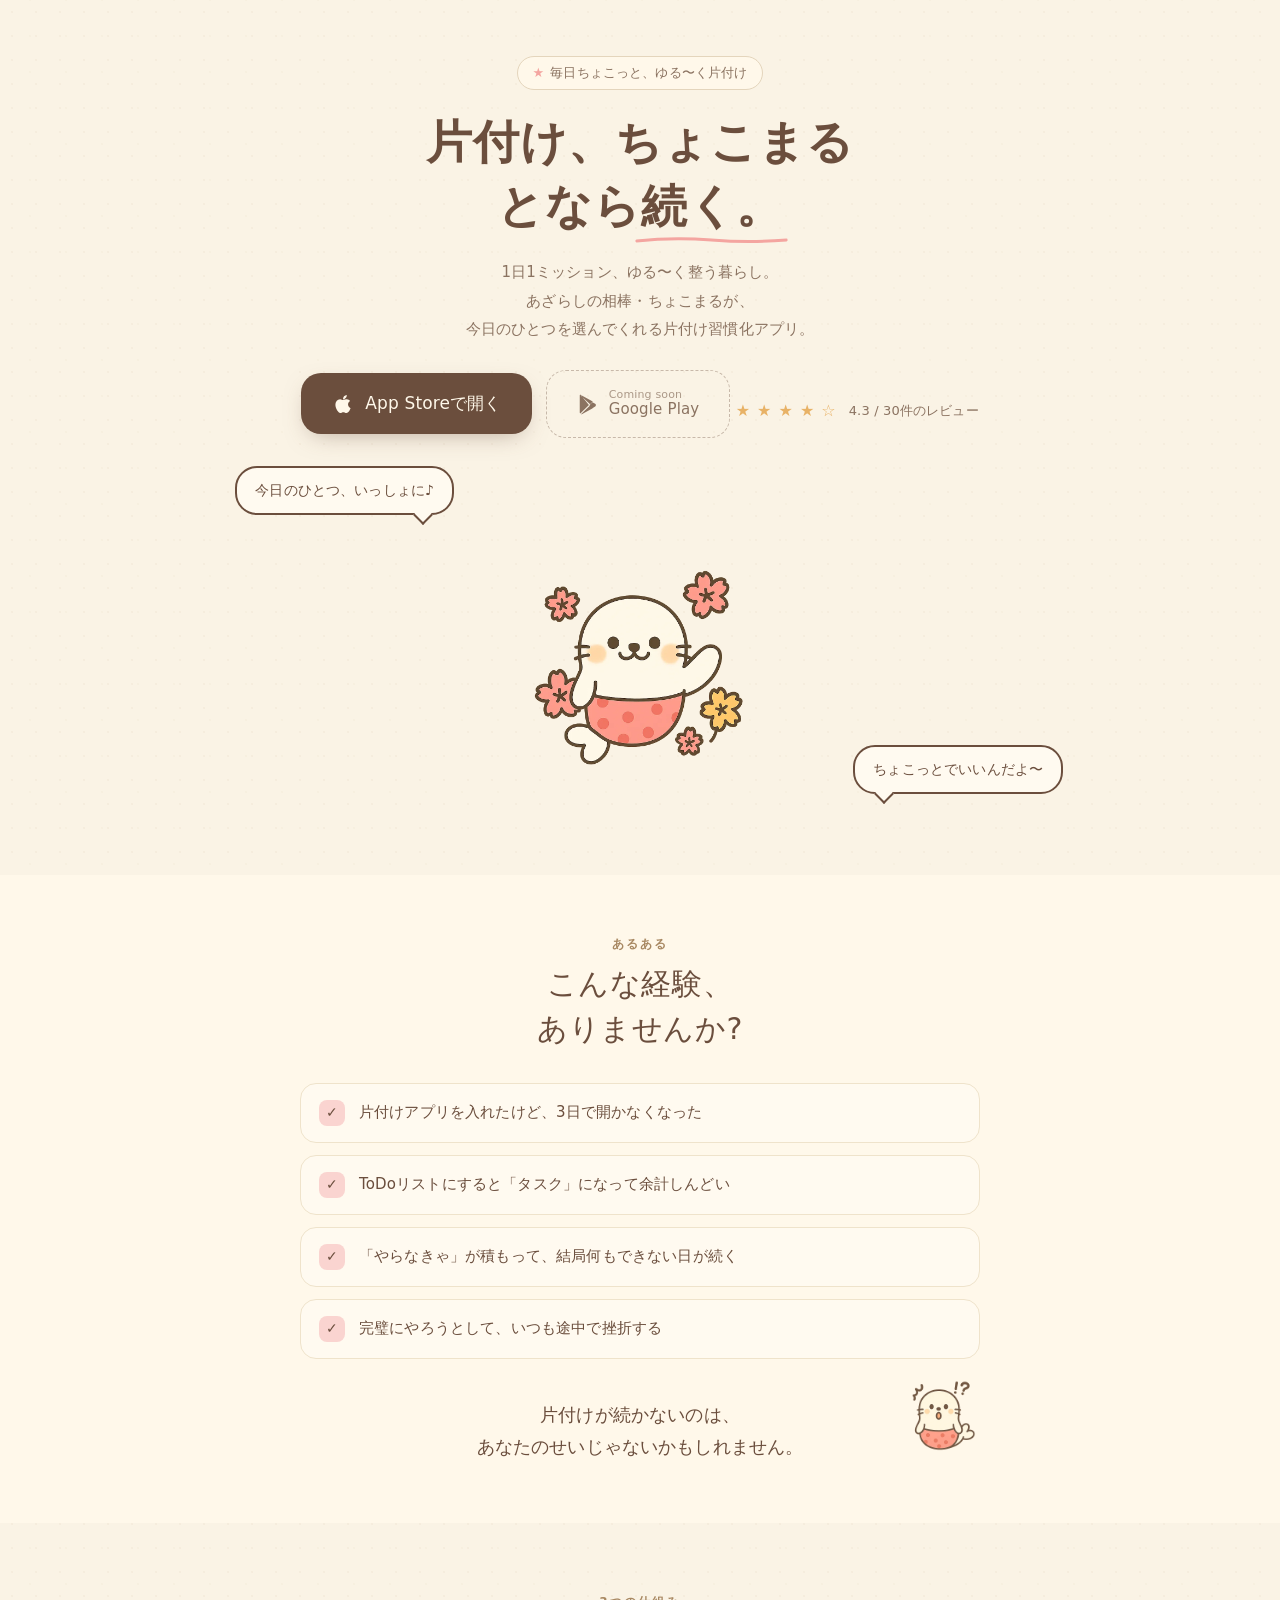
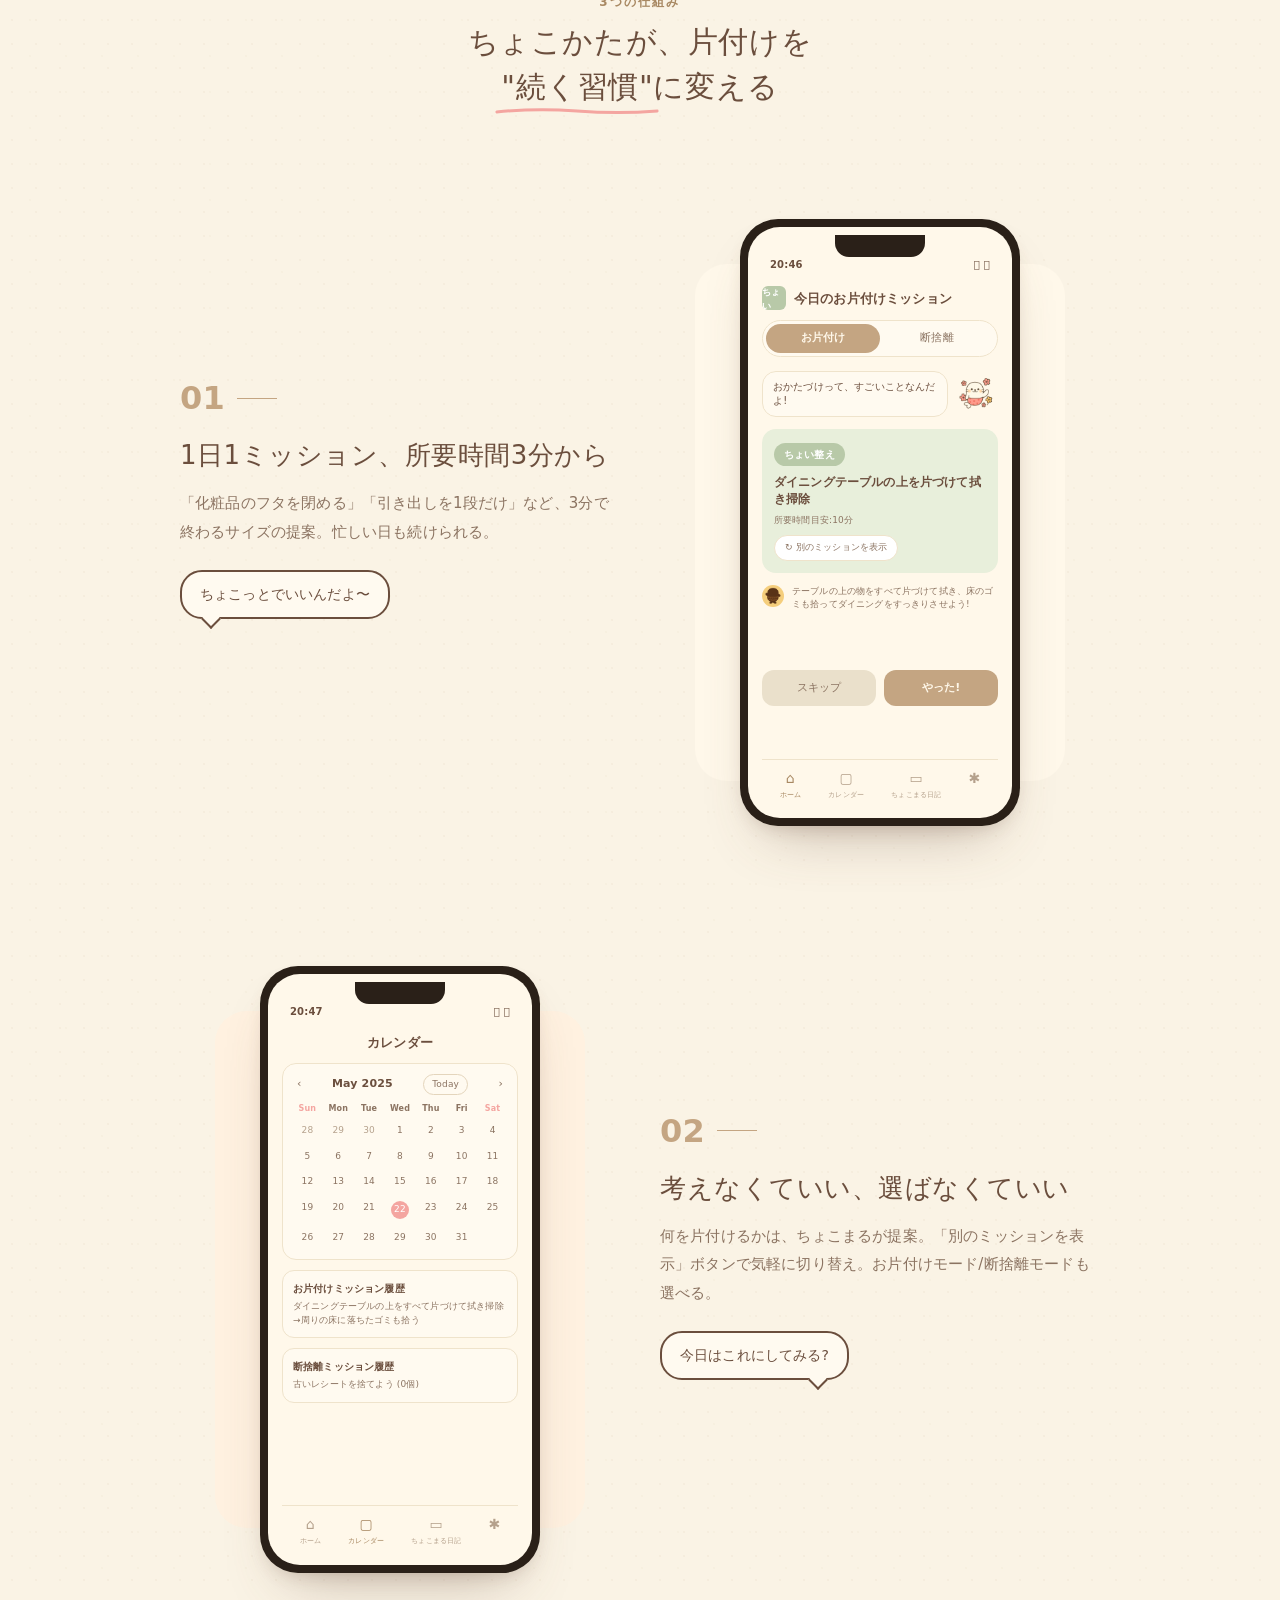
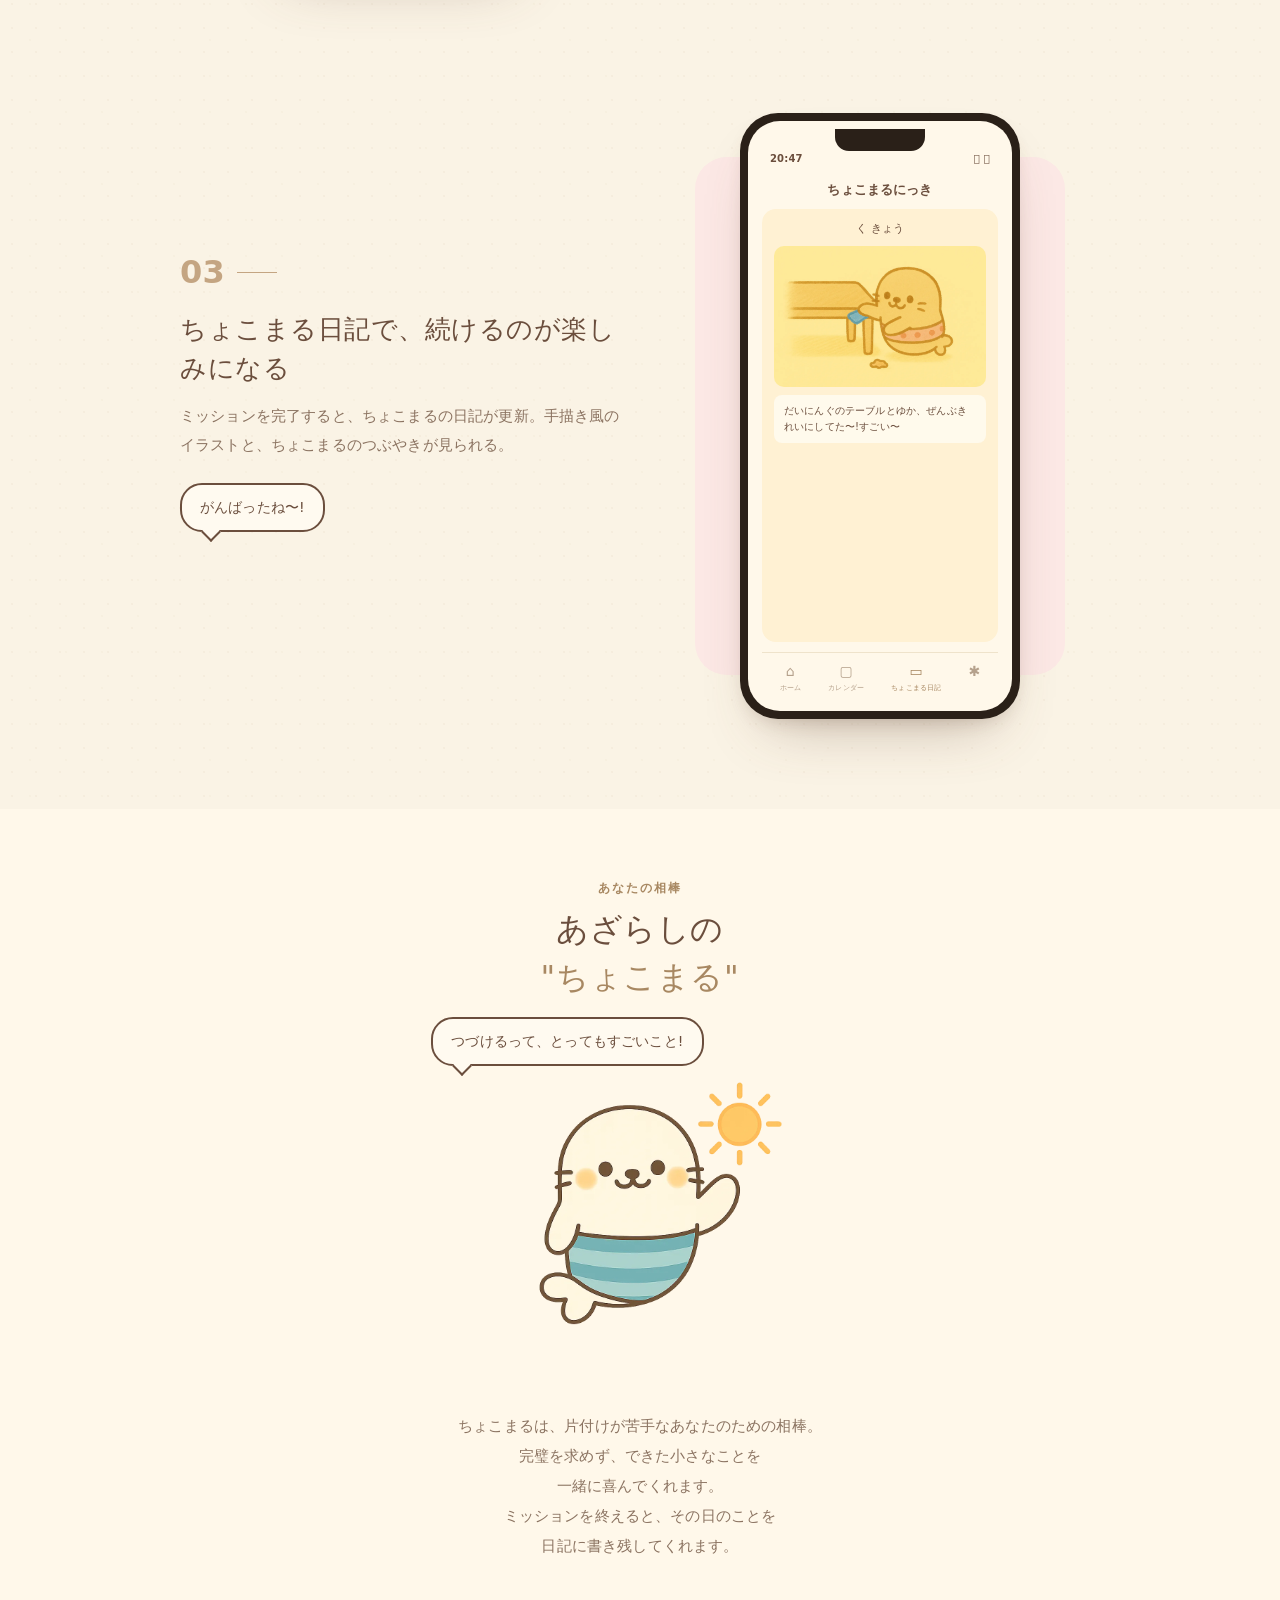
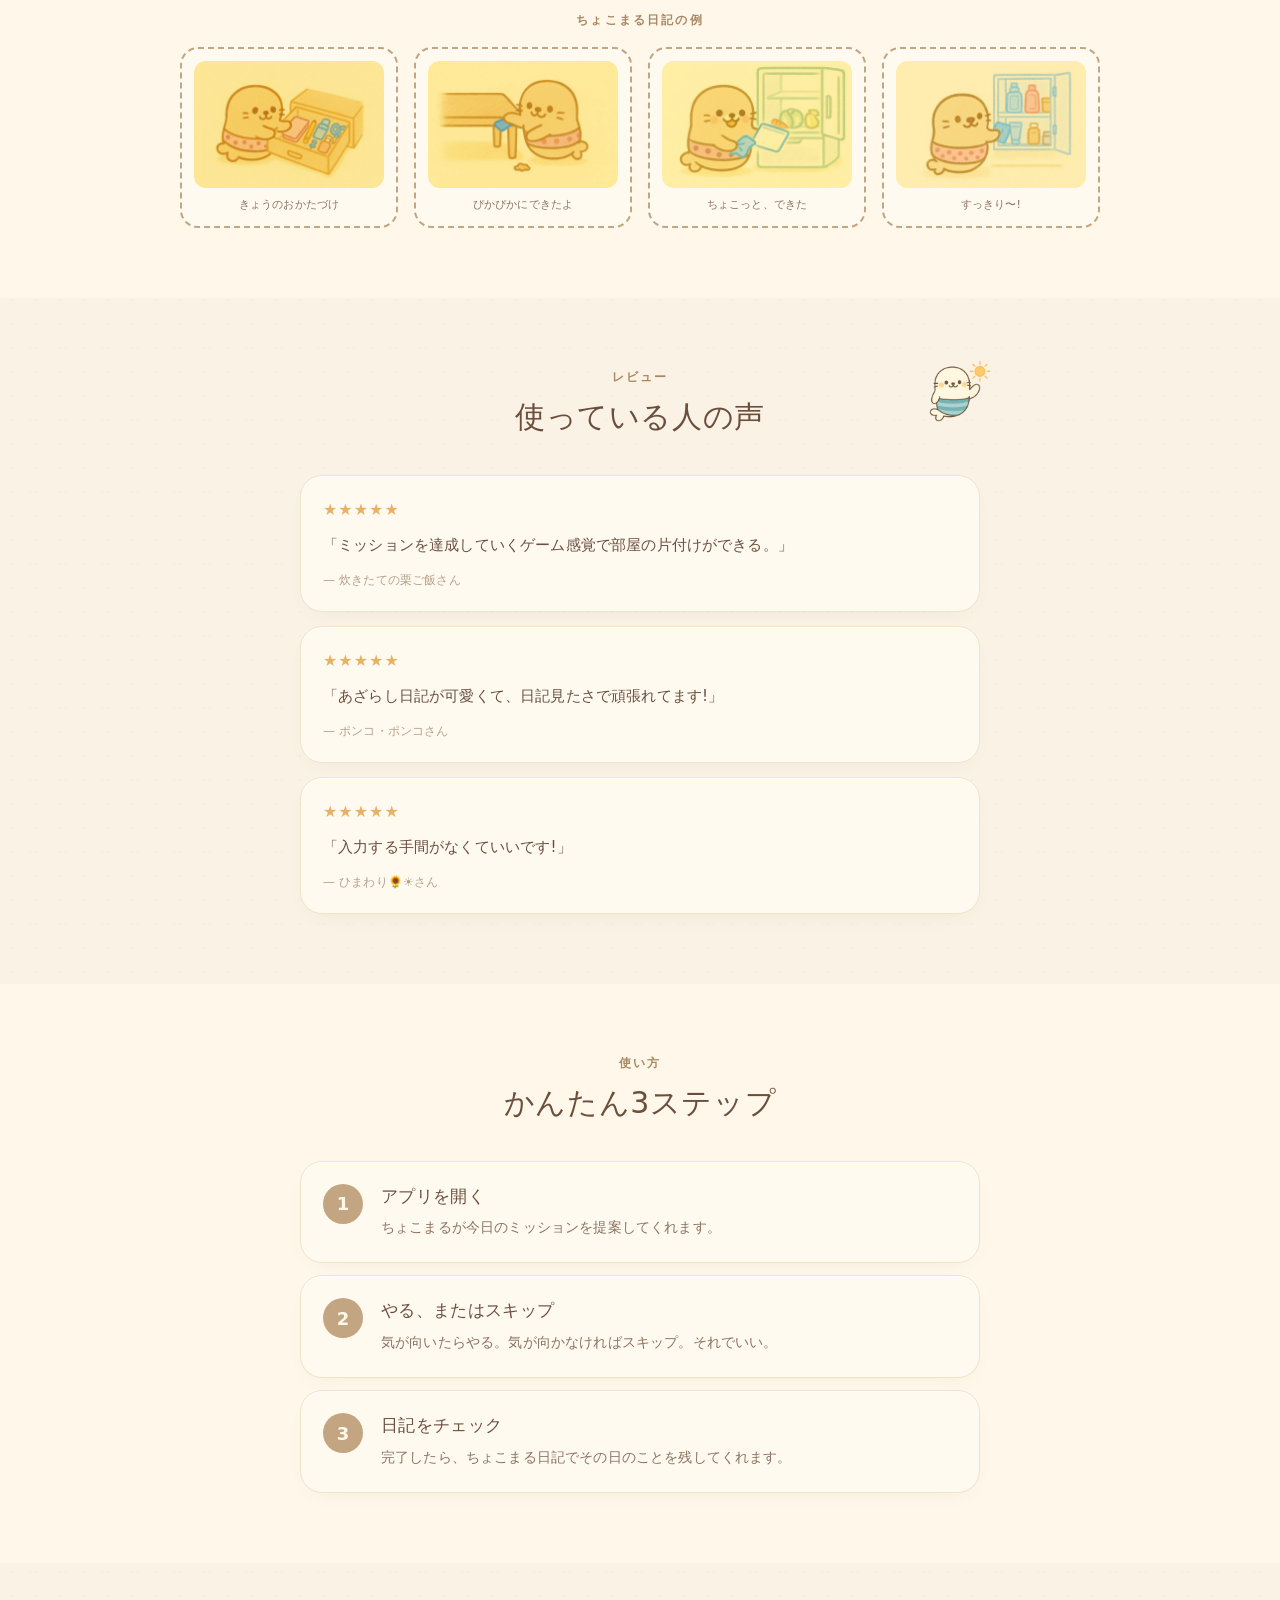
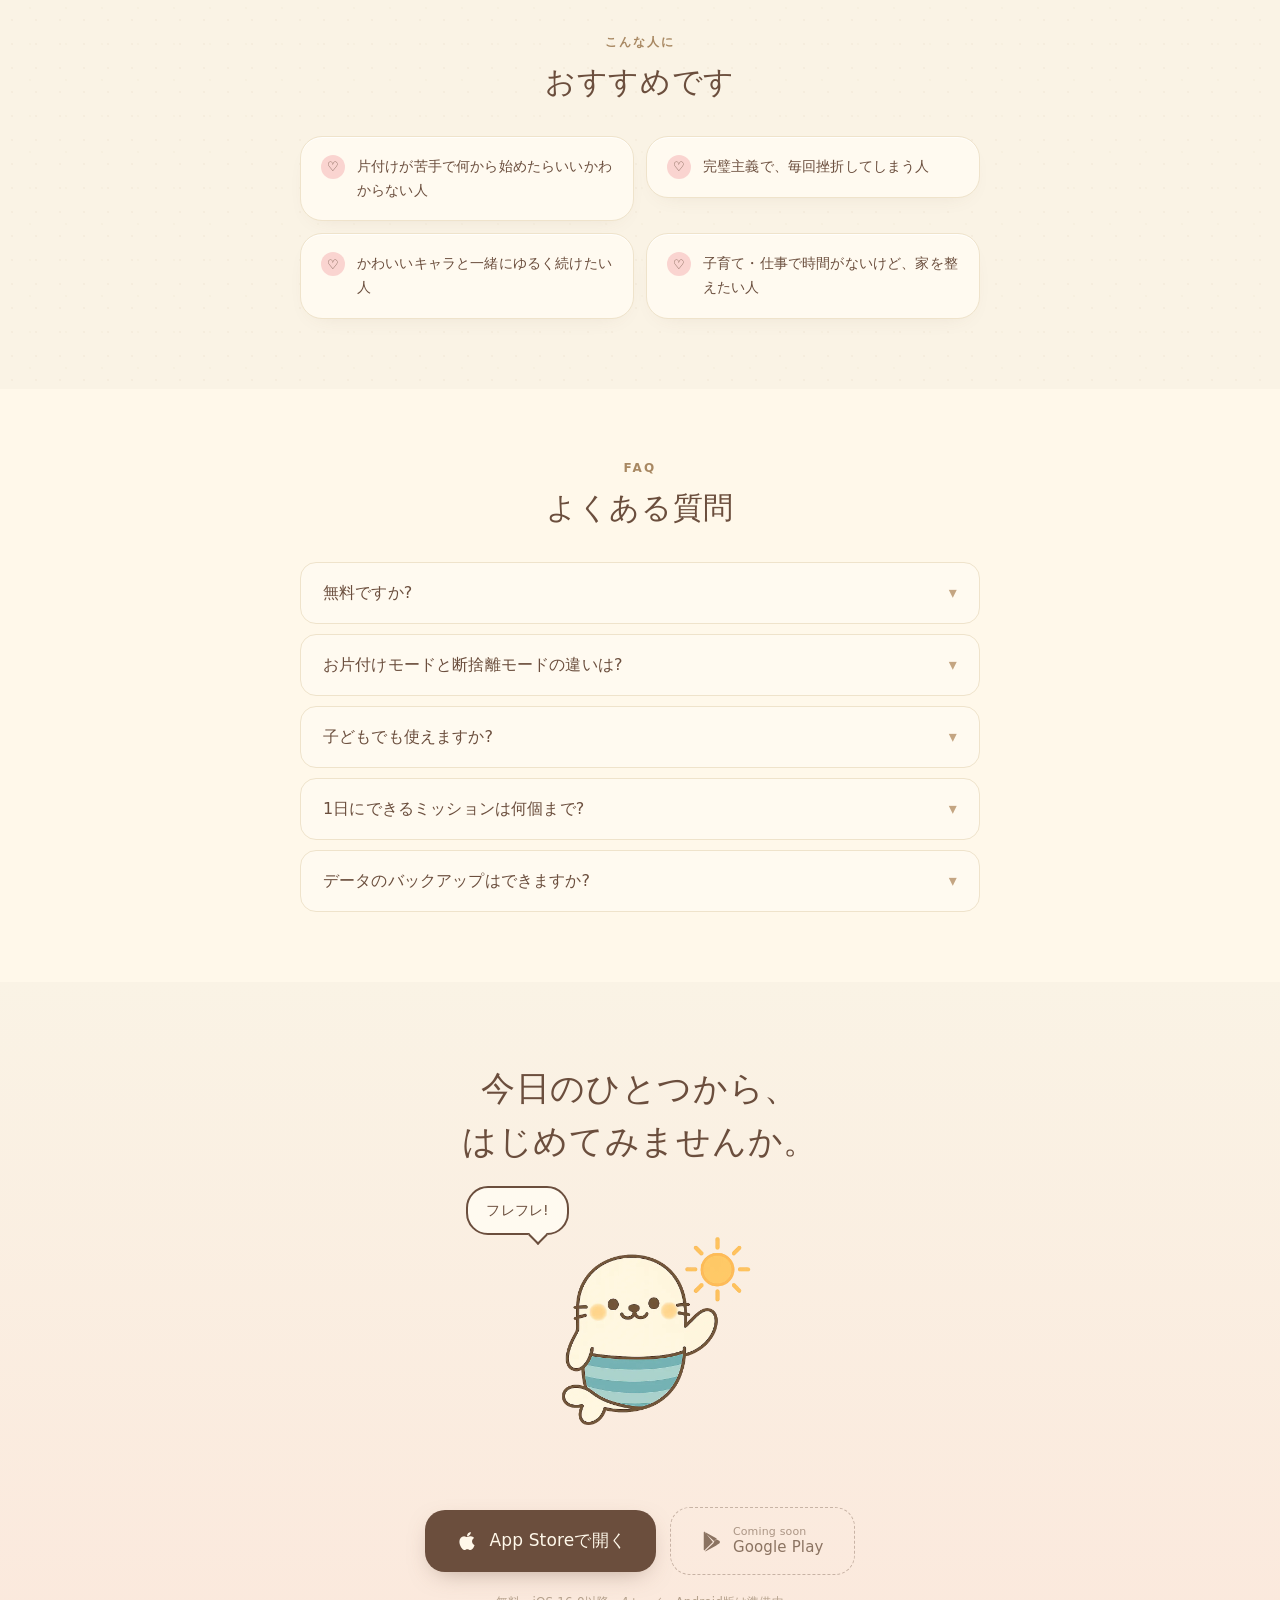
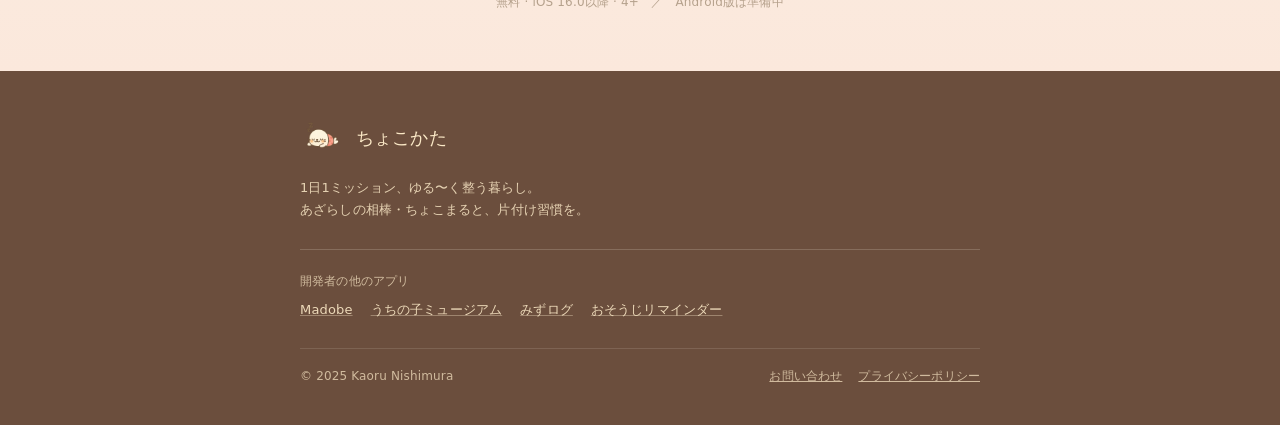
<file: chokokata/index.html>
<!doctype html>
<html lang="ja">
<head>
<meta charset="utf-8" />
<meta name="viewport" content="width=device-width, initial-scale=1, viewport-fit=cover" />
<title>ちょこかた｜片付け、ちょこまるとなら続く。｜片付け習慣化アプリ</title>
<meta http-equiv="Content-Security-Policy" content="default-src 'self'; img-src 'self' https: data:; style-src 'self' 'unsafe-inline' https://fonts.googleapis.com; font-src 'self' https://fonts.gstatic.com data:; script-src 'self'; connect-src 'self'; object-src 'none'; base-uri 'self'; form-action 'self'; frame-ancestors 'none'; upgrade-insecure-requests" />
<meta name="description" content="片付けが苦手な人のための習慣化アプリ「ちょこかた」。あざらしの相棒・ちょこまるが、3分で終わる『ちょこっとサイズ』の片付けミッションを毎日1つ提案。完璧主義で挫折してきた人にも続く、ゆる〜い片付け習慣を。無料・iOS。" />
<meta name="keywords" content="片付け アプリ,片付け 習慣化,断捨離 アプリ,1日1ミッション,片付けが続かない,ゆる片付け,お片付け iPhone,かわいい あざらし アプリ,完璧主義 片付け,iPhoneアプリ" />
<meta name="referrer" content="strict-origin-when-cross-origin" />
<meta name="robots" content="index,follow,max-image-preview:large" />
<meta name="theme-color" content="#FAF3E5" />
<link rel="canonical" href="https://plumahatchery.com/chokokata/" />
<link rel="icon" type="image/png" sizes="32x32" href="images/favicon-32.png" />
<link rel="icon" type="image/png" sizes="192x192" href="images/icon-192.png" />
<link rel="apple-touch-icon" sizes="180x180" href="images/apple-touch-icon.png" />

<!-- Smart App Banner (iOS Safari) -->
<meta name="apple-itunes-app" content="app-id=6746228386" />

<!-- Open Graph -->
<meta property="og:type" content="website" />
<meta property="og:site_name" content="ちょこかた" />
<meta property="og:url" content="https://plumahatchery.com/chokokata/" />
<meta property="og:title" content="ちょこかた｜片付け、ちょこまるとなら続く。" />
<meta property="og:description" content="1日1ミッション、ゆる〜く整う暮らし。あざらしの相棒・ちょこまるが、今日のひとつを選んでくれる片付け習慣化アプリ。" />
<meta property="og:locale" content="ja_JP" />
<meta property="og:image" content="https://plumahatchery.com/chokokata/og-image.png" />
<meta property="og:image:width" content="1200" />
<meta property="og:image:height" content="630" />
<meta property="og:image:alt" content="ちょこかた — 片付け、ちょこまるとなら続く。あざらしの相棒と続ける片付け習慣化アプリ。" />

<!-- Twitter Card -->
<meta name="twitter:card" content="summary_large_image" />
<meta name="twitter:title" content="ちょこかた｜片付け、ちょこまるとなら続く。" />
<meta name="twitter:description" content="1日1ミッション、ゆる〜く整う暮らし。あざらしの相棒・ちょこまると、片付け習慣を。" />
<meta name="twitter:image" content="https://plumahatchery.com/chokokata/og-image.png" />
<meta name="twitter:image:alt" content="ちょこかた — 片付け、ちょこまるとなら続く。" />

<!-- Structured data: MobileApplication -->
<script type="application/ld+json">
{
  "@context": "https://schema.org",
  "@type": "MobileApplication",
  "name": "ちょこかた",
  "alternateName": "Chokokata",
  "description": "片付けが苦手な人のための習慣化アプリ。あざらしの相棒・ちょこまるが、3分で終わる小さな片付けミッションを毎日1つ提案。お片付けモードと断捨離モードが選べ、完了後は『ちょこまる日記』が更新される。完璧主義で挫折してきた人に、ゆるく続く片付け習慣を。",
  "applicationCategory": "LifestyleApplication",
  "operatingSystem": "iOS 16+",
  "url": "https://plumahatchery.com/chokokata/",
  "image": "https://plumahatchery.com/chokokata/og-image.png",
  "downloadUrl": "https://apps.apple.com/jp/app/id6746228386",
  "inLanguage": "ja",
  "publisher": { "@type": "Organization", "name": "Pluma Hatchery", "url": "https://plumahatchery.com/" },
  "offers": { "@type": "Offer", "price": "0", "priceCurrency": "JPY" },
  "featureList": [
    "1日1ミッションの「ちょこっとサイズ」片付け提案",
    "お片付けモード／断捨離モードの切替",
    "ちょこまる日記（完了の振り返り）",
    "気が向かない日はスキップOK",
    "ストレスフリーな通知",
    "オフライン動作・データは端末内"
  ],
  "aggregateRating": {
    "@type": "AggregateRating",
    "ratingValue": "4.3",
    "ratingCount": "30",
    "bestRating": "5",
    "worstRating": "1"
  }
}
</script>

<!-- Structured data: HowTo (かんたん3ステップ) -->
<script type="application/ld+json">
{
  "@context": "https://schema.org",
  "@type": "HowTo",
  "inLanguage": "ja",
  "name": "ちょこかたの使い方",
  "description": "ちょこまると一緒に、ちょこっとサイズの片付けを続ける3ステップ。",
  "totalTime": "PT3M",
  "supply": [],
  "tool": [],
  "step": [
    { "@type": "HowToStep", "position": 1, "name": "アプリを開く", "text": "ちょこまるが今日のミッションを提案してくれます。" },
    { "@type": "HowToStep", "position": 2, "name": "やる、またはスキップ", "text": "気が向いたらやる。気が向かなければスキップ。それでいい。" },
    { "@type": "HowToStep", "position": 3, "name": "日記をチェック", "text": "完了したら、ちょこまる日記でその日のことを残してくれます。" }
  ]
}
</script>

<!-- Structured data: BreadcrumbList -->
<script type="application/ld+json">
{
  "@context": "https://schema.org",
  "@type": "BreadcrumbList",
  "itemListElement": [
    { "@type": "ListItem", "position": 1, "name": "Pluma Hatchery", "item": "https://plumahatchery.com/" },
    { "@type": "ListItem", "position": 2, "name": "ちょこかた", "item": "https://plumahatchery.com/chokokata/" }
  ]
}
</script>

<!-- Structured data: WebSite -->
<script type="application/ld+json">
{
  "@context": "https://schema.org",
  "@type": "WebSite",
  "name": "ちょこかた",
  "alternateName": "Chokokata",
  "url": "https://plumahatchery.com/chokokata/",
  "inLanguage": "ja",
  "publisher": { "@type": "Organization", "name": "Pluma Hatchery", "url": "https://plumahatchery.com/" }
}
</script>

<!-- Structured data: FAQPage -->
<script type="application/ld+json">
{
  "@context": "https://schema.org",
  "@type": "FAQPage",
  "inLanguage": "ja",
  "mainEntity": [
    { "@type": "Question", "name": "ちょこかたはどんなアプリですか？", "acceptedAnswer": { "@type": "Answer", "text": "片付けが苦手な人のための習慣化アプリです。あざらしの相棒・ちょこまるが、3分で終わる『ちょこっとサイズ』の片付けミッションを毎日1つ提案します。お片付けモードと断捨離モードが選べ、完了するとちょこまる日記が更新されます。" } },
    { "@type": "Question", "name": "無料ですか？", "acceptedAnswer": { "@type": "Answer", "text": "はい、無料でお使いいただけます（広告表示があります）。" } },
    { "@type": "Question", "name": "お片付けモードと断捨離モードの違いは？", "acceptedAnswer": { "@type": "Answer", "text": "お片付けモードは片付けや拭き掃除など『整える』ミッション、断捨離モードは『手放す』ためのミッションです。気分や状況にあわせて切り替えてご利用ください。" } },
    { "@type": "Question", "name": "子どもでも使えますか？", "acceptedAnswer": { "@type": "Answer", "text": "4+対象です。安心してお使いいただけます。" } },
    { "@type": "Question", "name": "1日にできるミッションは何個までですか？", "acceptedAnswer": { "@type": "Answer", "text": "1日のメインミッションは1つです。気が向かないときは『別のミッションを表示』で内容を切り替えられますが、追加でいくつもこなす設計ではありません。ちょこっとずつ、無理なく続けるためのアプリです。" } },
    { "@type": "Question", "name": "データのバックアップはできますか？", "acceptedAnswer": { "@type": "Answer", "text": "ミッション履歴やちょこまる日記は端末内に保存されます。今後のアップデートでバックアップ機能の追加を検討しています。" } }
  ]
}
</script>

<link rel="preconnect" href="https://fonts.googleapis.com" />
<link rel="preconnect" href="https://fonts.gstatic.com" crossorigin />
<link href="https://fonts.googleapis.com/css2?family=Zen+Maru+Gothic:wght@400;500;700&family=M+PLUS+Rounded+1c:wght@400;500;700&display=swap" rel="stylesheet" />
<link rel="stylesheet" href="styles.css" />
<script src="app.js" defer></script>

</head>
<body class="paper-grain" style="overflow-x: hidden;">

<!-- ═══ HERO ═══ -->
<section style="padding: 56px 0 36px;">
  <div class="container-mid">
    <div class="text-center">
      <div class="reveal pill" style="margin-bottom: 20px;">
        <span style="color: var(--coral);">★</span>毎日ちょこっと、ゆる〜く片付け
      </div>
      <h1 class="reveal" style="font-size: clamp(30px, 7vw, 46px); line-height: 1.4; font-weight: 600; color: var(--text);">
        片付け、ちょこまる<br />となら<span class="hand-underline">続く。</span>
      </h1>
      <p class="reveal" style="color: var(--text-soft); font-size: 15px; line-height: 1.9; margin: 20px auto 0; max-width: 460px;">
        1日1ミッション、ゆる〜く整う暮らし。<br />
        あざらしの相棒・ちょこまるが、<br class="hide-sm" />
        今日のひとつを選んでくれる片付け習慣化アプリ。
      </p>
      <div class="reveal cta-row" style="margin-top: 26px;">
        <a class="btn-store btn-store-large" href="https://apps.apple.com/jp/app/%E3%81%A1%E3%82%87%E3%81%93%E3%81%8B%E3%81%9F/id6746228386" target="_blank" rel="noopener">
          <svg width="24" height="24" viewBox="0 0 24 24" fill="currentColor" aria-hidden="true"><path d="M17.05 20.28c-.98.95-2.05.8-3.08.35-1.09-.46-2.09-.48-3.24 0-1.44.62-2.2.44-3.06-.35C2.79 15.25 3.51 7.59 9.05 7.31c1.35.07 2.29.74 3.08.8 1.18-.24 2.31-.93 3.57-.84 1.51.12 2.65.72 3.4 1.8-3.12 1.87-2.38 5.98.48 7.13-.57 1.5-1.31 2.99-2.54 4.09zM12 7.25c-.15-2.23 1.66-4.07 3.74-4.25.29 2.58-2.34 4.5-3.74 4.25z"/></svg>
          App Storeで開く
        </a>
        <span class="btn-store btn-store-large btn-store-soon" role="text" aria-label="Google Play 準備中">
          <svg width="22" height="22" viewBox="0 0 24 24" fill="currentColor" aria-hidden="true"><path d="M3.6 1.6a1.5 1.5 0 0 0-.6 1.2v18.4a1.5 1.5 0 0 0 .6 1.2L13 13 3.6 1.6zm10.7 12.1l2.9 2.9-11.5 6.4c-.5.3-1 .3-1.4.1l10-9.4zm0-1.4l-10-9.4c.4-.2 1-.2 1.4.1l11.5 6.4-2.9 2.9zm5.5 2.5l-3 1.7-3.2-3.2 3.2-3.2 3 1.7c1.1.6 1.1 2.4 0 3z"/></svg>
          <span class="soon-label"><small>Coming soon</small><span>Google Play</span></span>
        </span>
      </div>
      <div class="reveal" style="margin-top: 20px; display: inline-flex; align-items: center; gap: 12px; font-size: 13px; color: var(--text-soft);">
        <span class="stars">★ ★ ★ ★ ☆</span>
        <span>4.3 / 30件のレビュー</span>
      </div>
    </div>
    <div class="pop" data-delay="400" style="margin-top: 28px; padding-left: 6%;">
      <div class="bubble tail-br">今日のひとつ、いっしょに♪</div>
    </div>
    <div style="position: relative; margin-top: 4px; height: min(60vw, 320px);">
      <div style="position: absolute; left: 50%; top: 50%; transform: translate(-50%, -50%); width: min(60vw, 280px);">
        <img src="images/chokomaru-wave-sakura.webp" alt="片付け習慣化アプリ ちょこかたの相棒・ちょこまる（あざらしのキャラクター）" class="bob" width="1024" height="1024" fetchpriority="high" style="display: block; width: 100%;" />
      </div>
      <div class="pop hide-sm" data-delay="900" style="position: absolute; right: 4%; bottom: 14%;">
        <div class="bubble tail-bl">ちょこっとでいいんだよ〜</div>
      </div>
    </div>
  </div>
</section>

<!-- ═══ PROBLEMS ═══ -->
<section style="padding: 60px 0; background: var(--bg-soft);">
  <div class="container-narrow">
    <div class="reveal section-eyebrow text-center">あるある</div>
    <h2 class="reveal" style="font-size: clamp(22px, 5vw, 30px); text-align: center; margin-top: 8px; line-height: 1.5;">
      こんな経験、<br class="hide-sm" />ありませんか?
    </h2>
    <div style="display: flex; flex-direction: column; gap: 12px; margin-top: 32px;">
      <div class="reveal" data-delay="0"><div class="check-item"><div class="check-mark">✓</div><div style="font-size: 15px; color: var(--text); line-height: 1.6;">片付けアプリを入れたけど、3日で開かなくなった</div></div></div>
      <div class="reveal" data-delay="80"><div class="check-item"><div class="check-mark">✓</div><div style="font-size: 15px; color: var(--text); line-height: 1.6;">ToDoリストにすると「タスク」になって余計しんどい</div></div></div>
      <div class="reveal" data-delay="160"><div class="check-item"><div class="check-mark">✓</div><div style="font-size: 15px; color: var(--text); line-height: 1.6;">「やらなきゃ」が積もって、結局何もできない日が続く</div></div></div>
      <div class="reveal" data-delay="240"><div class="check-item"><div class="check-mark">✓</div><div style="font-size: 15px; color: var(--text); line-height: 1.6;">完璧にやろうとして、いつも途中で挫折する</div></div></div>
    </div>
    <div style="position: relative; margin-top: 40px;">
      <p class="reveal" style="text-align: center; color: var(--text); font-size: clamp(15px, 4vw, 18px); line-height: 1.8; font-weight: 500;">
        片付けが続かないのは、<br />
        あなたのせいじゃないかもしれません。
      </p>
      <img src="images/chokomaru-confused.webp" alt="" loading="lazy" width="1024" height="1024" class="hide-sm"
           style="position: absolute; right: -10px; top: -30px; width: 100px; opacity: 0.95;" />
    </div>
  </div>
</section>

<!-- ═══ FEATURES ═══ -->
<section style="padding: 70px 0;">
  <div class="container-narrow">
    <div class="reveal section-eyebrow text-center">3つの仕組み</div>
    <h2 class="reveal" style="font-size: clamp(22px, 5vw, 30px); text-align: center; margin-top: 8px; line-height: 1.5;">
      ちょこかたが、片付けを<br />
      <span class="hand-underline">"続く習慣"</span>に変える
    </h2>
  </div>

  <div style="margin-top: 50px; display: flex; flex-direction: column; gap: 60px;">

    <!-- Feature 01 -->
    <div class="container-mid">
      <div class="md-grid md-grid-cols-2 md-gap-10 md-items-center">
        <div class="feature-text text-center md-text-left">
          <div style="display: inline-flex; align-items: center; gap: 12px; color: var(--accent-deep);">
            <span style="font-size: 32px; font-weight: 600; font-family: 'M PLUS Rounded 1c', system-ui; color: var(--accent);">01</span>
            <span style="height: 1px; width: 40px; background: var(--accent); display: inline-block;"></span>
          </div>
          <h3 class="reveal" style="font-size: clamp(20px, 5vw, 26px); font-weight: 500; color: var(--text); margin-top: 14px; line-height: 1.5;">1日1ミッション、所要時間3分から</h3>
          <p class="reveal" data-delay="100" style="font-size: 15px; color: var(--text-soft); line-height: 1.9; margin-top: 14px;">
            「化粧品のフタを閉める」「引き出しを1段だけ」など、3分で終わるサイズの提案。忙しい日も続けられる。
          </p>
          <div class="pop" data-delay="400" style="display: inline-block; margin-top: 24px; padding-bottom: 12px;">
            <div class="bubble tail-bl">ちょこっとでいいんだよ〜</div>
          </div>
        </div>
        <div class="feature-visual" style="position: relative; display: flex; justify-content: center; margin-top: 40px; padding: 20px 0;">
          <div style="position: absolute; inset: 10% 8%; background: var(--bg-soft); border-radius: 32px; z-index: 0;"></div>
          <div class="phone-frame" style="position: relative; z-index: 1;">
            <div class="phone-screen">
              <div class="phone-notch"></div>
              <!-- Mission Screen -->
              <div class="app-screen">
                <div class="app-status"><span>20:46</span><span style="display:flex;gap:4px;"><span>􀙇</span><span>􀛨</span></span></div>
                <div style="display:flex;align-items:center;gap:8px;margin-top:4px;">
                  <div style="width:24px;height:24px;border-radius:6px;background:var(--sage);display:grid;place-items:center;color:#fff;font-size:9px;font-weight:700;">ちょい</div>
                  <div style="font-size:13px;font-weight:600;color:var(--text);">今日のお片付けミッション</div>
                </div>
                <div style="background:#fffaf0;border-radius:999px;padding:3px;display:flex;border:1px solid var(--line-soft);">
                  <div style="flex:1;text-align:center;padding:6px 0;border-radius:999px;background:var(--accent);color:#fff8ea;font-size:11px;font-weight:600;">お片付け</div>
                  <div style="flex:1;text-align:center;padding:6px 0;color:var(--text-soft);font-size:11px;">断捨離</div>
                </div>
                <div style="display:flex;align-items:flex-end;gap:6px;margin-top:4px;">
                  <div style="flex:1;background:#fffaf0;border:1px solid var(--line-soft);border-radius:14px;padding:8px 10px;font-size:10px;color:var(--text);line-height:1.4;">
                    おかたづけって、すごいことなんだよ!
                  </div>
                  <img src="images/chokomaru-wave-sakura.webp" alt="" style="width:44px;height:44px;object-fit:contain;" />
                </div>
                <div style="background:#E8EFDB;border-radius:14px;padding:12px;margin-top:2px;">
                  <div class="ribbon-badge">ちょい整え</div>
                  <div style="font-size:12px;font-weight:600;color:var(--text);margin-top:8px;line-height:1.4;">ダイニングテーブルの上を片づけて拭き掃除</div>
                  <div style="font-size:9px;color:var(--text-soft);margin-top:6px;">所要時間目安:10分</div>
                  <div style="background:#fff;border-radius:999px;padding:5px 10px;font-size:9px;color:var(--text-soft);margin-top:8px;display:inline-flex;align-items:center;gap:4px;border:1px solid var(--line-soft);">↻ 別のミッションを表示</div>
                </div>
                <div style="display:flex;gap:8px;align-items:flex-start;margin-top:2px;">
                  <div class="avatar-silhouette" style="width:22px;height:22px;"><img src="images/chokomaru-avatar.webp" alt="" /></div>
                  <div style="font-size:9px;color:var(--text-soft);line-height:1.5;flex:1;">テーブルの上の物をすべて片づけて拭き、床のゴミも拾ってダイニングをすっきりさせよう!</div>
                </div>
                <div style="display:flex;gap:8px;margin-top:auto;padding-top:6px;">
                  <div style="flex:1;background:#EAE0CB;color:var(--text-soft);text-align:center;padding:10px 0;border-radius:12px;font-size:11px;font-weight:500;">スキップ</div>
                  <div style="flex:1;background:var(--accent);color:#fff8ea;text-align:center;padding:10px 0;border-radius:12px;font-size:11px;font-weight:600;">やった!</div>
                </div>
                <div style="margin-top:auto;display:flex;justify-content:space-around;padding:8px 4px 4px;border-top:1px solid var(--line-soft);">
                  <div style="text-align:center;color:var(--accent-deep);"><div style="font-size:14px;">⌂</div><div style="font-size:7px;margin-top:1px;">ホーム</div></div>
                  <div style="text-align:center;color:var(--text-faint);"><div style="font-size:14px;">▢</div><div style="font-size:7px;margin-top:1px;">カレンダー</div></div>
                  <div style="text-align:center;color:var(--text-faint);"><div style="font-size:14px;">▭</div><div style="font-size:7px;margin-top:1px;">ちょこまる日記</div></div>
                  <div style="text-align:center;color:var(--text-faint);"><div style="font-size:14px;">✱</div></div>
                </div>
              </div>
            </div>
          </div>
        </div>
      </div>
    </div>

    <!-- Feature 02 (flipped) -->
    <div class="container-mid">
      <div class="md-grid md-grid-cols-2 md-gap-10 md-items-center feature-flip">
        <div class="feature-text text-center md-text-left">
          <div style="display: inline-flex; align-items: center; gap: 12px; color: var(--accent-deep);">
            <span style="font-size: 32px; font-weight: 600; font-family: 'M PLUS Rounded 1c', system-ui; color: var(--accent);">02</span>
            <span style="height: 1px; width: 40px; background: var(--accent); display: inline-block;"></span>
          </div>
          <h3 class="reveal" style="font-size: clamp(20px, 5vw, 26px); font-weight: 500; color: var(--text); margin-top: 14px; line-height: 1.5;">考えなくていい、選ばなくていい</h3>
          <p class="reveal" data-delay="100" style="font-size: 15px; color: var(--text-soft); line-height: 1.9; margin-top: 14px;">
            何を片付けるかは、ちょこまるが提案。「別のミッションを表示」ボタンで気軽に切り替え。お片付けモード/断捨離モードも選べる。
          </p>
          <div class="pop" data-delay="400" style="display: inline-block; margin-top: 24px; padding-bottom: 12px;">
            <div class="bubble tail-br">今日はこれにしてみる?</div>
          </div>
        </div>
        <div class="feature-visual" style="position: relative; display: flex; justify-content: center; margin-top: 40px; padding: 20px 0;">
          <div style="position: absolute; inset: 10% 8%; background: #FFF1E0; border-radius: 32px; z-index: 0;"></div>
          <div class="phone-frame" style="position: relative; z-index: 1;">
            <div class="phone-screen">
              <div class="phone-notch"></div>
              <!-- Calendar Screen -->
              <div class="app-screen" style="padding-top: 30px;">
                <div class="app-status"><span>20:47</span><span style="display:flex;gap:4px;"><span>􀙇</span><span>􀛨</span></span></div>
                <div style="text-align:center;font-size:13px;font-weight:600;color:var(--text);margin-top:4px;">カレンダー</div>
                <div style="background:#fffaf0;border-radius:14px;padding:10px;border:1px solid var(--line-soft);">
                  <div style="display:flex;justify-content:space-between;align-items:center;padding:0 4px 6px;">
                    <span style="font-size:11px;color:var(--text-soft);">‹</span>
                    <span style="font-size:11px;font-weight:600;color:var(--text);">May 2025</span>
                    <span style="font-size:9px;padding:3px 8px;border-radius:999px;border:1px solid var(--line);color:var(--text-soft);">Today</span>
                    <span style="font-size:11px;color:var(--text-soft);">›</span>
                  </div>
                  <div style="display:grid;grid-template-columns:repeat(7,1fr);gap:2px;font-size:8px;text-align:center;">
                    <div style="color:var(--coral);padding:2px 0;font-weight:600;">Sun</div>
                    <div style="color:var(--text-soft);padding:2px 0;font-weight:600;">Mon</div>
                    <div style="color:var(--text-soft);padding:2px 0;font-weight:600;">Tue</div>
                    <div style="color:var(--text-soft);padding:2px 0;font-weight:600;">Wed</div>
                    <div style="color:var(--text-soft);padding:2px 0;font-weight:600;">Thu</div>
                    <div style="color:var(--text-soft);padding:2px 0;font-weight:600;">Fri</div>
                    <div style="color:var(--coral);padding:2px 0;font-weight:600;">Sat</div>
                    <!-- prev month: 28 29 30 -->
                    <div style="padding:5px 0;color:var(--text-faint);font-size:9px;">28</div>
                    <div style="padding:5px 0;color:var(--text-faint);font-size:9px;">29</div>
                    <div style="padding:5px 0;color:var(--text-faint);font-size:9px;">30</div>
                    <!-- May 1..31 -->
                    <div style="padding:5px 0;color:var(--text-soft);font-size:9px;">1</div>
                    <div style="padding:5px 0;color:var(--text-soft);font-size:9px;">2</div>
                    <div style="padding:5px 0;color:var(--text-soft);font-size:9px;">3</div>
                    <div style="padding:5px 0;color:var(--text-soft);font-size:9px;">4</div>
                    <div style="padding:5px 0;color:var(--text-soft);font-size:9px;">5</div>
                    <div style="padding:5px 0;color:var(--text-soft);font-size:9px;">6</div>
                    <div style="padding:5px 0;color:var(--text-soft);font-size:9px;">7</div>
                    <div style="padding:5px 0;color:var(--text-soft);font-size:9px;">8</div>
                    <div style="padding:5px 0;color:var(--text-soft);font-size:9px;">9</div>
                    <div style="padding:5px 0;color:var(--text-soft);font-size:9px;">10</div>
                    <div style="padding:5px 0;color:var(--text-soft);font-size:9px;">11</div>
                    <div style="padding:5px 0;color:var(--text-soft);font-size:9px;">12</div>
                    <div style="padding:5px 0;color:var(--text-soft);font-size:9px;">13</div>
                    <div style="padding:5px 0;color:var(--text-soft);font-size:9px;">14</div>
                    <div style="padding:5px 0;color:var(--text-soft);font-size:9px;">15</div>
                    <div style="padding:5px 0;color:var(--text-soft);font-size:9px;">16</div>
                    <div style="padding:5px 0;color:var(--text-soft);font-size:9px;">17</div>
                    <div style="padding:5px 0;color:var(--text-soft);font-size:9px;">18</div>
                    <div style="padding:5px 0;color:var(--text-soft);font-size:9px;">19</div>
                    <div style="padding:5px 0;color:var(--text-soft);font-size:9px;">20</div>
                    <div style="padding:5px 0;color:var(--text-soft);font-size:9px;">21</div>
                    <div style="padding:5px 0;color:var(--text-soft);font-size:9px;"><span style="background:var(--coral);color:#fff;border-radius:50%;width:18px;height:18px;display:inline-grid;place-items:center;">22</span></div>
                    <div style="padding:5px 0;color:var(--text-soft);font-size:9px;">23</div>
                    <div style="padding:5px 0;color:var(--text-soft);font-size:9px;">24</div>
                    <div style="padding:5px 0;color:var(--text-soft);font-size:9px;">25</div>
                    <div style="padding:5px 0;color:var(--text-soft);font-size:9px;">26</div>
                    <div style="padding:5px 0;color:var(--text-soft);font-size:9px;">27</div>
                    <div style="padding:5px 0;color:var(--text-soft);font-size:9px;">28</div>
                    <div style="padding:5px 0;color:var(--text-soft);font-size:9px;">29</div>
                    <div style="padding:5px 0;color:var(--text-soft);font-size:9px;">30</div>
                    <div style="padding:5px 0;color:var(--text-soft);font-size:9px;">31</div>
                  </div>
                </div>
                <div style="background:#fffaf0;border:1px solid var(--line-soft);border-radius:12px;padding:10px;">
                  <div style="font-size:10px;font-weight:600;color:var(--text);">お片付けミッション履歴</div>
                  <div style="font-size:9px;color:var(--text-soft);margin-top:4px;line-height:1.5;">ダイニングテーブルの上をすべて片づけて拭き掃除→周りの床に落ちたゴミも拾う</div>
                </div>
                <div style="background:#fffaf0;border:1px solid var(--line-soft);border-radius:12px;padding:10px;">
                  <div style="font-size:10px;font-weight:600;color:var(--text);">断捨離ミッション履歴</div>
                  <div style="font-size:9px;color:var(--text-soft);margin-top:4px;">古いレシートを捨てよう (0個)</div>
                </div>
                <div style="margin-top:auto;display:flex;justify-content:space-around;padding:8px 4px 4px;border-top:1px solid var(--line-soft);">
                  <div style="text-align:center;color:var(--text-faint);"><div style="font-size:14px;">⌂</div><div style="font-size:7px;margin-top:1px;">ホーム</div></div>
                  <div style="text-align:center;color:var(--accent-deep);"><div style="font-size:14px;">▢</div><div style="font-size:7px;margin-top:1px;">カレンダー</div></div>
                  <div style="text-align:center;color:var(--text-faint);"><div style="font-size:14px;">▭</div><div style="font-size:7px;margin-top:1px;">ちょこまる日記</div></div>
                  <div style="text-align:center;color:var(--text-faint);"><div style="font-size:14px;">✱</div></div>
                </div>
              </div>
            </div>
          </div>
        </div>
      </div>
    </div>

    <!-- Feature 03 -->
    <div class="container-mid">
      <div class="md-grid md-grid-cols-2 md-gap-10 md-items-center">
        <div class="feature-text text-center md-text-left">
          <div style="display: inline-flex; align-items: center; gap: 12px; color: var(--accent-deep);">
            <span style="font-size: 32px; font-weight: 600; font-family: 'M PLUS Rounded 1c', system-ui; color: var(--accent);">03</span>
            <span style="height: 1px; width: 40px; background: var(--accent); display: inline-block;"></span>
          </div>
          <h3 class="reveal" style="font-size: clamp(20px, 5vw, 26px); font-weight: 500; color: var(--text); margin-top: 14px; line-height: 1.5;">ちょこまる日記で、続けるのが楽しみになる</h3>
          <p class="reveal" data-delay="100" style="font-size: 15px; color: var(--text-soft); line-height: 1.9; margin-top: 14px;">
            ミッションを完了すると、ちょこまるの日記が更新。手描き風のイラストと、ちょこまるのつぶやきが見られる。
          </p>
          <div class="pop" data-delay="400" style="display: inline-block; margin-top: 24px; padding-bottom: 12px;">
            <div class="bubble tail-bl">がんばったね〜!</div>
          </div>
        </div>
        <div class="feature-visual" style="position: relative; display: flex; justify-content: center; margin-top: 40px; padding: 20px 0;">
          <div style="position: absolute; inset: 10% 8%; background: #FCE8E5; border-radius: 32px; z-index: 0;"></div>
          <div class="phone-frame" style="position: relative; z-index: 1;">
            <div class="phone-screen">
              <div class="phone-notch"></div>
              <!-- Diary Screen -->
              <div class="app-screen" style="padding-top: 30px;">
                <div class="app-status"><span>20:47</span><span style="display:flex;gap:4px;"><span>􀙇</span><span>􀛨</span></span></div>
                <div style="text-align:center;font-size:13px;font-weight:600;color:var(--text);margin-top:4px;">ちょこまるにっき</div>
                <div style="background:#FFF1D3;border-radius:14px;padding:12px;flex:1;display:flex;flex-direction:column;gap:8px;">
                  <div style="text-align:center;font-size:11px;color:var(--text);font-weight:500;">く  きょう</div>
                  <div style="border-radius:10px;overflow:hidden;background:#F8E08C;aspect-ratio:3/2;">
                    <img src="images/diary-2.webp" alt="" style="width:100%;height:100%;object-fit:cover;" />
                  </div>
                  <div style="background:#FFFAEC;border-radius:8px;padding:8px 10px;font-size:10px;color:var(--text);line-height:1.6;">
                    だいにんぐのテーブルとゆか、ぜんぶきれいにしてた〜!すごい〜
                  </div>
                </div>
                <div style="margin-top:auto;display:flex;justify-content:space-around;padding:8px 4px 4px;border-top:1px solid var(--line-soft);">
                  <div style="text-align:center;color:var(--text-faint);"><div style="font-size:14px;">⌂</div><div style="font-size:7px;margin-top:1px;">ホーム</div></div>
                  <div style="text-align:center;color:var(--text-faint);"><div style="font-size:14px;">▢</div><div style="font-size:7px;margin-top:1px;">カレンダー</div></div>
                  <div style="text-align:center;color:var(--accent-deep);"><div style="font-size:14px;">▭</div><div style="font-size:7px;margin-top:1px;">ちょこまる日記</div></div>
                  <div style="text-align:center;color:var(--text-faint);"><div style="font-size:14px;">✱</div></div>
                </div>
              </div>
            </div>
          </div>
        </div>
      </div>
    </div>

  </div>
</section>

<!-- ═══ MEET CHOKOMARU ═══ -->
<section style="padding: 70px 0; background: var(--bg-soft);">
  <div class="container-narrow text-center">
    <div class="reveal section-eyebrow">あなたの相棒</div>
    <h2 class="reveal" style="font-size: clamp(24px, 6vw, 32px); margin-top: 8px; line-height: 1.5;">
      あざらしの<br />
      <span style="color: var(--accent-deep);">"ちょこまる"</span>
    </h2>
    <div style="position: relative; margin: 30px auto 20px; width: min(80vw, 360px);">
      <img src="images/chokomaru-cheer-sun.webp" alt="完了を喜ぶちょこまる" class="bob" width="1024" height="1024" loading="lazy" style="width: 100%;" />
      <div class="pop" data-delay="500" style="position: absolute; left: -8%; top: -4%;">
        <div class="bubble tail-bl">つづけるって、とってもすごいこと!</div>
      </div>
    </div>
    <p class="reveal" data-delay="200" style="font-size: 15px; color: var(--text-soft); line-height: 2; max-width: 480px; margin: 20px auto 0;">
      ちょこまるは、片付けが苦手なあなたのための相棒。<br />
      完璧を求めず、できた小さなことを<br class="hide-sm" />
      一緒に喜んでくれます。<br />
      ミッションを終えると、その日のことを<br class="hide-sm" />
      日記に書き残してくれます。
    </p>
  </div>

  <div class="container-mid" style="margin-top: 50px;">
    <p class="reveal section-eyebrow text-center">ちょこまる日記の例</p>
    <div style="display: grid; grid-template-columns: repeat(auto-fit, minmax(180px, 1fr)); gap: 16px; margin-top: 18px;">
      <div class="reveal" data-delay="0">
        <div class="dashed-frame" style="padding: 12px;">
          <div style="border-radius: 12px; overflow: hidden; aspect-ratio: 3/2; background: #FFF1D3;">
            <img src="images/diary-1.webp" alt="" loading="lazy" width="1536" height="1024" style="width: 100%; height: 100%; object-fit: cover;" />
          </div>
          <p style="font-size: 11px; color: var(--text-soft); margin-top: 8px; line-height: 1.6; text-align: center;">きょうのおかたづけ</p>
        </div>
      </div>
      <div class="reveal" data-delay="100">
        <div class="dashed-frame" style="padding: 12px;">
          <div style="border-radius: 12px; overflow: hidden; aspect-ratio: 3/2; background: #FFF1D3;">
            <img src="images/diary-2.webp" alt="" loading="lazy" width="1536" height="1024" style="width: 100%; height: 100%; object-fit: cover;" />
          </div>
          <p style="font-size: 11px; color: var(--text-soft); margin-top: 8px; line-height: 1.6; text-align: center;">ぴかぴかにできたよ</p>
        </div>
      </div>
      <div class="reveal" data-delay="200">
        <div class="dashed-frame" style="padding: 12px;">
          <div style="border-radius: 12px; overflow: hidden; aspect-ratio: 3/2; background: #FFF1D3;">
            <img src="images/diary-3.webp" alt="" loading="lazy" width="1536" height="1024" style="width: 100%; height: 100%; object-fit: cover;" />
          </div>
          <p style="font-size: 11px; color: var(--text-soft); margin-top: 8px; line-height: 1.6; text-align: center;">ちょこっと、できた</p>
        </div>
      </div>
      <div class="reveal" data-delay="300">
        <div class="dashed-frame" style="padding: 12px;">
          <div style="border-radius: 12px; overflow: hidden; aspect-ratio: 3/2; background: #FFF1D3;">
            <img src="images/diary-4.webp" alt="" loading="lazy" width="1536" height="1024" style="width: 100%; height: 100%; object-fit: cover;" />
          </div>
          <p style="font-size: 11px; color: var(--text-soft); margin-top: 8px; line-height: 1.6; text-align: center;">すっきり〜!</p>
        </div>
      </div>
    </div>
  </div>
</section>

<!-- ═══ REVIEWS ═══ -->
<section style="padding: 70px 0;">
  <div class="container-narrow">
    <div style="position: relative;">
      <div class="reveal section-eyebrow text-center">レビュー</div>
      <h2 class="reveal" style="font-size: clamp(22px, 5vw, 30px); text-align: center; margin-top: 8px;">使っている人の声</h2>
      <img src="images/chokomaru-cheer-sun.webp" alt="" loading="lazy" width="1024" height="1024" class="hide-sm wiggle"
           style="position: absolute; right: -20px; top: -20px; width: 90px;" />
    </div>
    <div style="display: flex; flex-direction: column; gap: 14px; margin-top: 36px;">
      <div class="reveal" data-delay="0">
        <div class="card-soft" style="padding: 22px;">
          <div class="stars">★★★★★</div>
          <p style="font-size: 15px; color: var(--text); line-height: 1.8; margin-top: 10px;">「ミッションを達成していくゲーム感覚で部屋の片付けができる。」</p>
          <p style="font-size: 12px; color: var(--text-faint); margin-top: 12px;">— 炊きたての栗ご飯さん</p>
        </div>
      </div>
      <div class="reveal" data-delay="100">
        <div class="card-soft" style="padding: 22px;">
          <div class="stars">★★★★★</div>
          <p style="font-size: 15px; color: var(--text); line-height: 1.8; margin-top: 10px;">「あざらし日記が可愛くて、日記見たさで頑張れてます!」</p>
          <p style="font-size: 12px; color: var(--text-faint); margin-top: 12px;">— ポンコ・ポンコさん</p>
        </div>
      </div>
      <div class="reveal" data-delay="200">
        <div class="card-soft" style="padding: 22px;">
          <div class="stars">★★★★★</div>
          <p style="font-size: 15px; color: var(--text); line-height: 1.8; margin-top: 10px;">「入力する手間がなくていいです!」</p>
          <p style="font-size: 12px; color: var(--text-faint); margin-top: 12px;">— ひまわり🌻☀️さん</p>
        </div>
      </div>
    </div>
  </div>
</section>

<!-- ═══ HOW TO USE ═══ -->
<section style="padding: 70px 0; background: var(--bg-soft);">
  <div class="container-narrow">
    <div class="reveal section-eyebrow text-center">使い方</div>
    <h2 class="reveal" style="font-size: clamp(22px, 5vw, 30px); text-align: center; margin-top: 8px;">かんたん3ステップ</h2>
    <div style="display: flex; flex-direction: column; gap: 12px; margin-top: 36px;">
      <div class="reveal" data-delay="0">
        <div class="card-soft" style="padding: 22px; display: flex; gap: 18px; align-items: flex-start;">
          <div class="num-circle">1</div>
          <div>
            <h3 style="font-size: 17px; font-weight: 500; color: var(--text);">アプリを開く</h3>
            <p style="font-size: 14px; color: var(--text-soft); line-height: 1.8; margin-top: 6px;">ちょこまるが今日のミッションを提案してくれます。</p>
          </div>
        </div>
      </div>
      <div class="reveal" data-delay="100">
        <div class="card-soft" style="padding: 22px; display: flex; gap: 18px; align-items: flex-start;">
          <div class="num-circle">2</div>
          <div>
            <h3 style="font-size: 17px; font-weight: 500; color: var(--text);">やる、またはスキップ</h3>
            <p style="font-size: 14px; color: var(--text-soft); line-height: 1.8; margin-top: 6px;">気が向いたらやる。気が向かなければスキップ。それでいい。</p>
          </div>
        </div>
      </div>
      <div class="reveal" data-delay="200">
        <div class="card-soft" style="padding: 22px; display: flex; gap: 18px; align-items: flex-start;">
          <div class="num-circle">3</div>
          <div>
            <h3 style="font-size: 17px; font-weight: 500; color: var(--text);">日記をチェック</h3>
            <p style="font-size: 14px; color: var(--text-soft); line-height: 1.8; margin-top: 6px;">完了したら、ちょこまる日記でその日のことを残してくれます。</p>
          </div>
        </div>
      </div>
    </div>
  </div>
</section>

<!-- ═══ FOR YOU ═══ -->
<section style="padding: 70px 0;">
  <div class="container-narrow">
    <div class="reveal section-eyebrow text-center">こんな人に</div>
    <h2 class="reveal" style="font-size: clamp(22px, 5vw, 30px); text-align: center; margin-top: 8px;">おすすめです</h2>
    <div style="display: grid; grid-template-columns: repeat(auto-fit, minmax(260px, 1fr)); gap: 12px; margin-top: 32px;">
      <div class="reveal" data-delay="0">
        <div class="card-soft" style="padding: 18px 20px; display: flex; gap: 12px; align-items: flex-start;">
          <div style="flex: 0 0 auto; width: 24px; height: 24px; border-radius: 50%; background: var(--coral-soft); color: var(--text); display: grid; place-items: center; font-size: 13px; font-weight: 700;">♡</div>
          <div style="font-size: 14px; color: var(--text); line-height: 1.7;">片付けが苦手で何から始めたらいいかわからない人</div>
        </div>
      </div>
      <div class="reveal" data-delay="80">
        <div class="card-soft" style="padding: 18px 20px; display: flex; gap: 12px; align-items: flex-start;">
          <div style="flex: 0 0 auto; width: 24px; height: 24px; border-radius: 50%; background: var(--coral-soft); color: var(--text); display: grid; place-items: center; font-size: 13px; font-weight: 700;">♡</div>
          <div style="font-size: 14px; color: var(--text); line-height: 1.7;">完璧主義で、毎回挫折してしまう人</div>
        </div>
      </div>
      <div class="reveal" data-delay="160">
        <div class="card-soft" style="padding: 18px 20px; display: flex; gap: 12px; align-items: flex-start;">
          <div style="flex: 0 0 auto; width: 24px; height: 24px; border-radius: 50%; background: var(--coral-soft); color: var(--text); display: grid; place-items: center; font-size: 13px; font-weight: 700;">♡</div>
          <div style="font-size: 14px; color: var(--text); line-height: 1.7;">かわいいキャラと一緒にゆるく続けたい人</div>
        </div>
      </div>
      <div class="reveal" data-delay="240">
        <div class="card-soft" style="padding: 18px 20px; display: flex; gap: 12px; align-items: flex-start;">
          <div style="flex: 0 0 auto; width: 24px; height: 24px; border-radius: 50%; background: var(--coral-soft); color: var(--text); display: grid; place-items: center; font-size: 13px; font-weight: 700;">♡</div>
          <div style="font-size: 14px; color: var(--text); line-height: 1.7;">子育て・仕事で時間がないけど、家を整えたい人</div>
        </div>
      </div>
    </div>
  </div>
</section>

<!-- ═══ FAQ ═══ -->
<section style="padding: 70px 0; background: var(--bg-soft);">
  <div class="container-narrow">
    <div class="reveal section-eyebrow text-center">FAQ</div>
    <h2 class="reveal" style="font-size: clamp(22px, 5vw, 30px); text-align: center; margin-top: 8px;">よくある質問</h2>
    <div style="display: flex; flex-direction: column; gap: 10px; margin-top: 32px;">
      <div class="reveal" data-delay="0">
        <details class="faq-item">
          <summary><span>無料ですか?</span><span class="faq-arrow">▾</span></summary>
          <div class="faq-body">はい、無料でお使いいただけます(広告表示があります)。</div>
        </details>
      </div>
      <div class="reveal" data-delay="60">
        <details class="faq-item">
          <summary><span>お片付けモードと断捨離モードの違いは?</span><span class="faq-arrow">▾</span></summary>
          <div class="faq-body">お片付けモードは片付けや拭き掃除など「整える」ミッション、断捨離モードは「手放す」ためのミッションです。気分や状況にあわせて切り替えてご利用ください。</div>
        </details>
      </div>
      <div class="reveal" data-delay="120">
        <details class="faq-item">
          <summary><span>子どもでも使えますか?</span><span class="faq-arrow">▾</span></summary>
          <div class="faq-body">4+対象です。安心してお使いいただけます。</div>
        </details>
      </div>
      <div class="reveal" data-delay="180">
        <details class="faq-item">
          <summary><span>1日にできるミッションは何個まで?</span><span class="faq-arrow">▾</span></summary>
          <div class="faq-body">1日のメインミッションは1つです。気が向かないときは「別のミッションを表示」で内容を切り替えられますが、追加でいくつもこなす設計ではありません。ちょこっとずつ、無理なく続けるためのアプリです。</div>
        </details>
      </div>
      <div class="reveal" data-delay="240">
        <details class="faq-item">
          <summary><span>データのバックアップはできますか?</span><span class="faq-arrow">▾</span></summary>
          <div class="faq-body">ミッション履歴やちょこまる日記は端末内に保存されます。今後のアップデートでバックアップ機能の追加を検討しています。</div>
        </details>
      </div>
    </div>
  </div>
</section>

<!-- ═══ FINAL CTA ═══ -->
<section style="padding: 80px 0 60px; background: linear-gradient(180deg, var(--bg-base) 0%, #FBE8DC 100%);">
  <div class="container-narrow text-center">
    <h2 class="reveal" style="font-size: clamp(24px, 6vw, 34px); line-height: 1.55; font-weight: 500;">
      今日のひとつから、<br />
      はじめてみませんか。
    </h2>
    <div style="position: relative; width: min(70vw, 280px); margin: 30px auto;">
      <img src="images/chokomaru-cheer-sun.webp" alt="" loading="lazy" width="1024" height="1024" class="bob" style="width: 100%;" />
      <div class="pop" data-delay="400" style="position: absolute; left: -12%; top: -4%;">
        <div class="bubble tail-br">フレフレ!</div>
      </div>
    </div>
    <div class="cta-row">
      <a class="btn-store btn-store-large" href="https://apps.apple.com/jp/app/%E3%81%A1%E3%82%87%E3%81%93%E3%81%8B%E3%81%9F/id6746228386" target="_blank" rel="noopener">
        <svg width="24" height="24" viewBox="0 0 24 24" fill="currentColor" aria-hidden="true"><path d="M17.05 20.28c-.98.95-2.05.8-3.08.35-1.09-.46-2.09-.48-3.24 0-1.44.62-2.2.44-3.06-.35C2.79 15.25 3.51 7.59 9.05 7.31c1.35.07 2.29.74 3.08.8 1.18-.24 2.31-.93 3.57-.84 1.51.12 2.65.72 3.4 1.8-3.12 1.87-2.38 5.98.48 7.13-.57 1.5-1.31 2.99-2.54 4.09zM12 7.25c-.15-2.23 1.66-4.07 3.74-4.25.29 2.58-2.34 4.5-3.74 4.25z"/></svg>
        App Storeで開く
      </a>
      <span class="btn-store btn-store-large btn-store-soon" role="text" aria-label="Google Play 準備中">
        <svg width="22" height="22" viewBox="0 0 24 24" fill="currentColor" aria-hidden="true"><path d="M3.6 1.6a1.5 1.5 0 0 0-.6 1.2v18.4a1.5 1.5 0 0 0 .6 1.2L13 13 3.6 1.6zm10.7 12.1l2.9 2.9-11.5 6.4c-.5.3-1 .3-1.4.1l10-9.4zm0-1.4l-10-9.4c.4-.2 1-.2 1.4.1l11.5 6.4-2.9 2.9zm5.5 2.5l-3 1.7-3.2-3.2 3.2-3.2 3 1.7c1.1.6 1.1 2.4 0 3z"/></svg>
        <span class="soon-label"><small>Coming soon</small><span>Google Play</span></span>
      </span>
    </div>
    <p style="font-size: 12px; color: var(--text-faint); margin-top: 18px;">無料 · iOS 16.0以降 · 4+　／　Android版は準備中</p>
  </div>
</section>

<!-- ═══ FOOTER ═══ -->
<footer style="padding: 44px 0 40px; background: var(--text); color: #FBE9C7;">
  <div class="container-narrow">
    <div style="display: flex; align-items: center; gap: 12px; margin-bottom: 18px;">
      <img src="images/chokomaru-sleep.webp" alt="" style="width: 44px; height: 44px; object-fit: contain;" />
      <div style="font-size: 18px; font-weight: 500;">ちょこかた</div>
    </div>
    <p style="font-size: 13px; opacity: 0.85; line-height: 1.7; max-width: 420px;">
      1日1ミッション、ゆる〜く整う暮らし。<br />
      あざらしの相棒・ちょこまると、片付け習慣を。
    </p>
    <div style="margin-top: 28px; padding-top: 22px; border-top: 1px solid rgba(255,248,234,0.18);">
      <div style="font-size: 12px; opacity: 0.7; margin-bottom: 10px;">開発者の他のアプリ</div>
      <div style="display: flex; flex-wrap: wrap; gap: 10px 18px;">
        <a href="https://plumahatchery.com/madobe/" style="font-size: 13px; color: #FBE9C7; opacity: 0.9; text-decoration: underline; text-decoration-color: rgba(251,233,199,0.4);">Madobe</a>
        <a href="https://plumahatchery.com/uchinokomuseum/" target="_blank" rel="noopener" style="font-size: 13px; color: #FBE9C7; opacity: 0.9; text-decoration: underline; text-decoration-color: rgba(251,233,199,0.4);">うちの子ミュージアム</a>
        <a href="https://plumahatchery.com/mizulog/" style="font-size: 13px; color: #FBE9C7; opacity: 0.9; text-decoration: underline; text-decoration-color: rgba(251,233,199,0.4);">みずログ</a>
        <a href="https://plumahatchery.com/osoujireminder/" style="font-size: 13px; color: #FBE9C7; opacity: 0.9; text-decoration: underline; text-decoration-color: rgba(251,233,199,0.4);">おそうじリマインダー</a>
      </div>
    </div>
    <div style="margin-top: 28px; padding-top: 18px; border-top: 1px solid rgba(255,248,234,0.18); display: flex; flex-wrap: wrap; justify-content: space-between; align-items: center; gap: 12px; font-size: 12px; opacity: 0.7;">
      <div>© 2025 Kaoru Nishimura</div>
      <div style="display: flex; flex-wrap: wrap; gap: 16px;">
        <a href="mailto:pluma.hatchery@gmail.com" style="color: #FBE9C7; text-decoration: underline;">お問い合わせ</a>
        <a href="https://chokokata.github.io/chokokata-privacy/" target="_blank" rel="noopener" style="color: #FBE9C7; text-decoration: underline;">プライバシーポリシー</a>
      </div>
    </div>
  </div>
</footer>


</body>
</html>
</file>
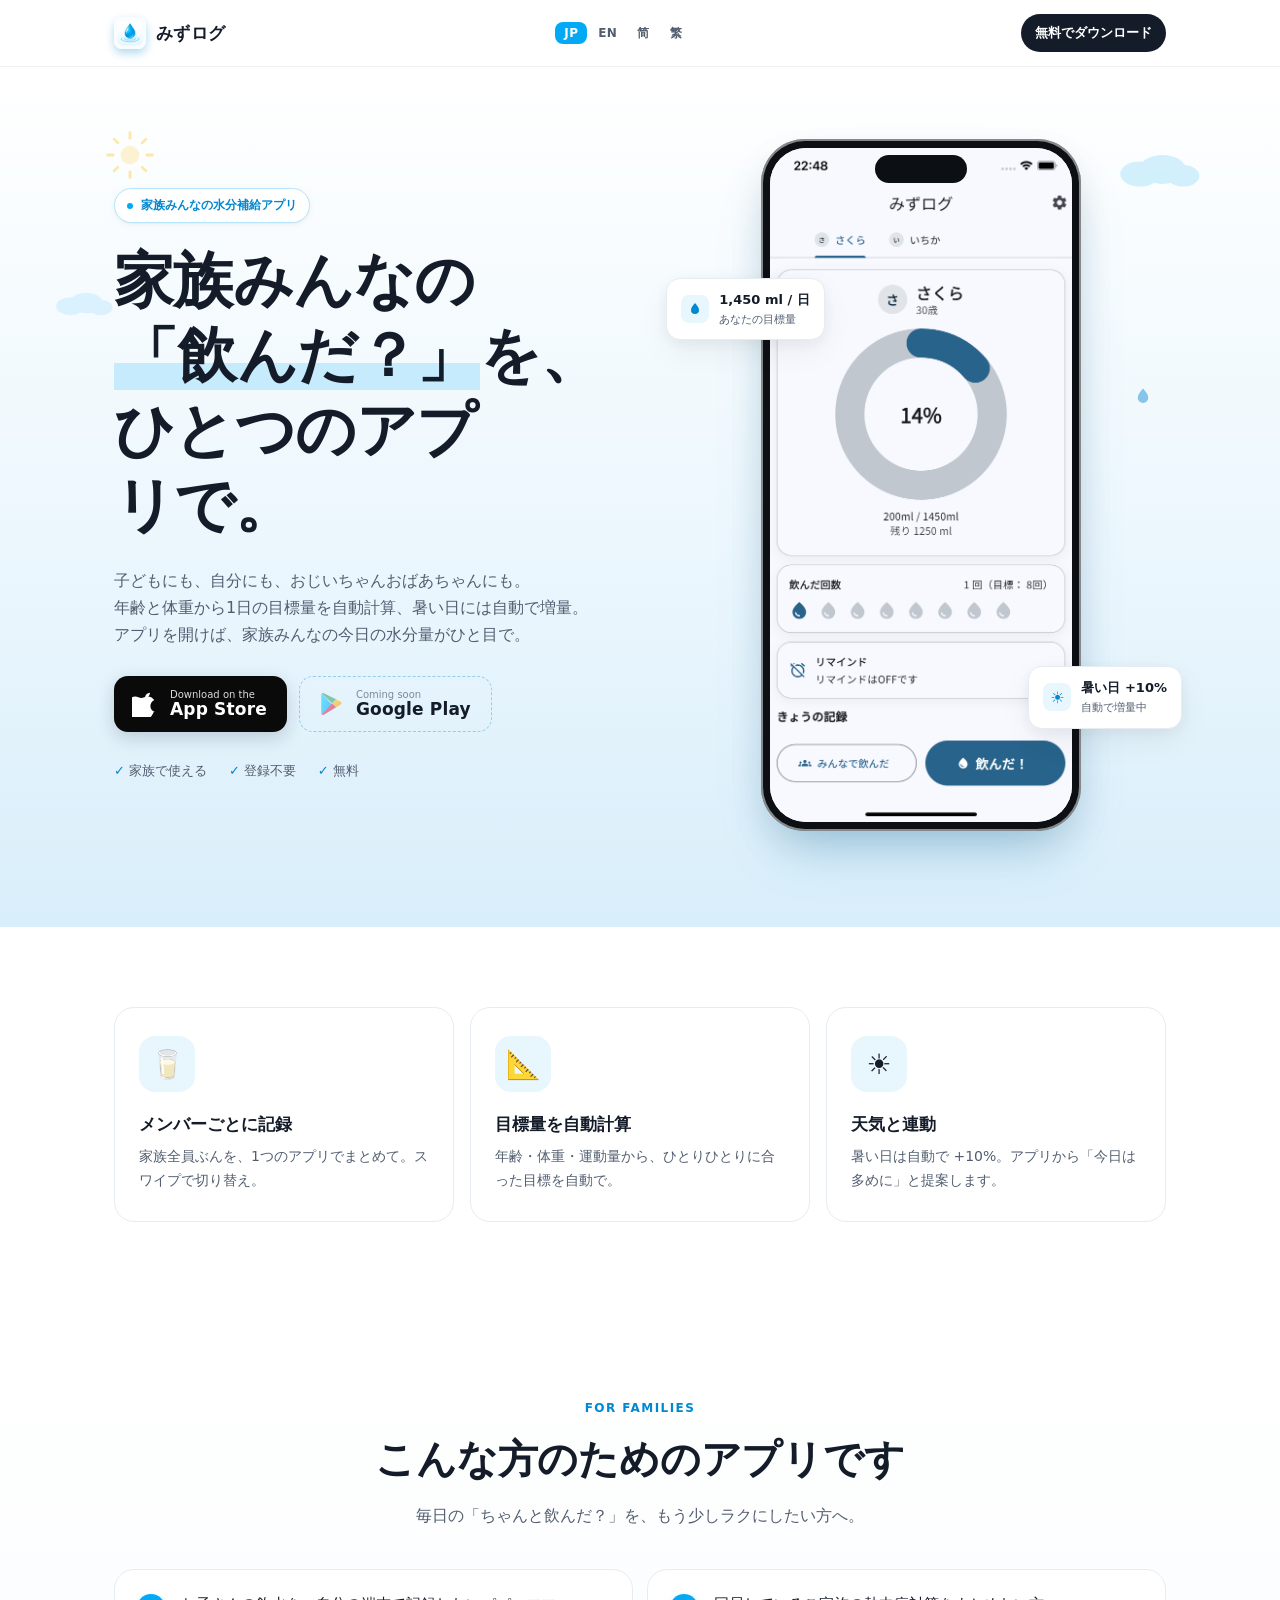
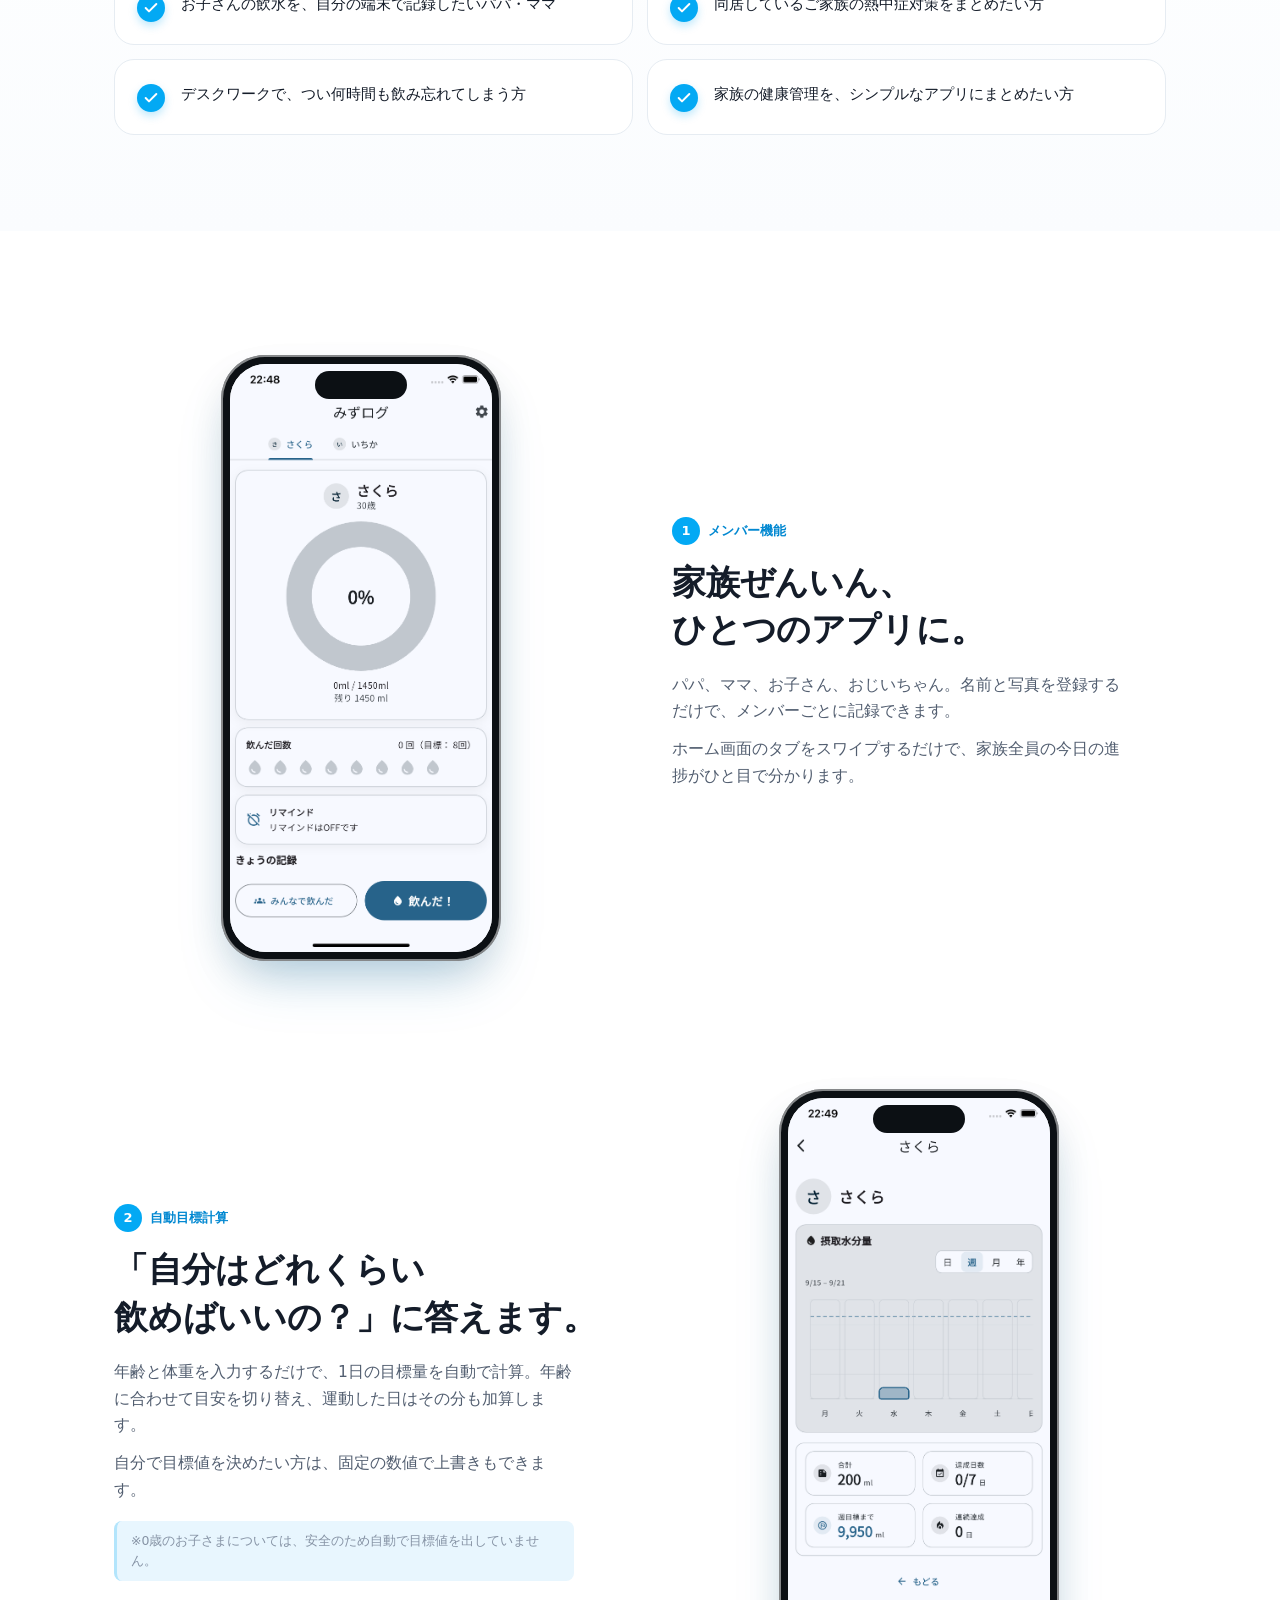
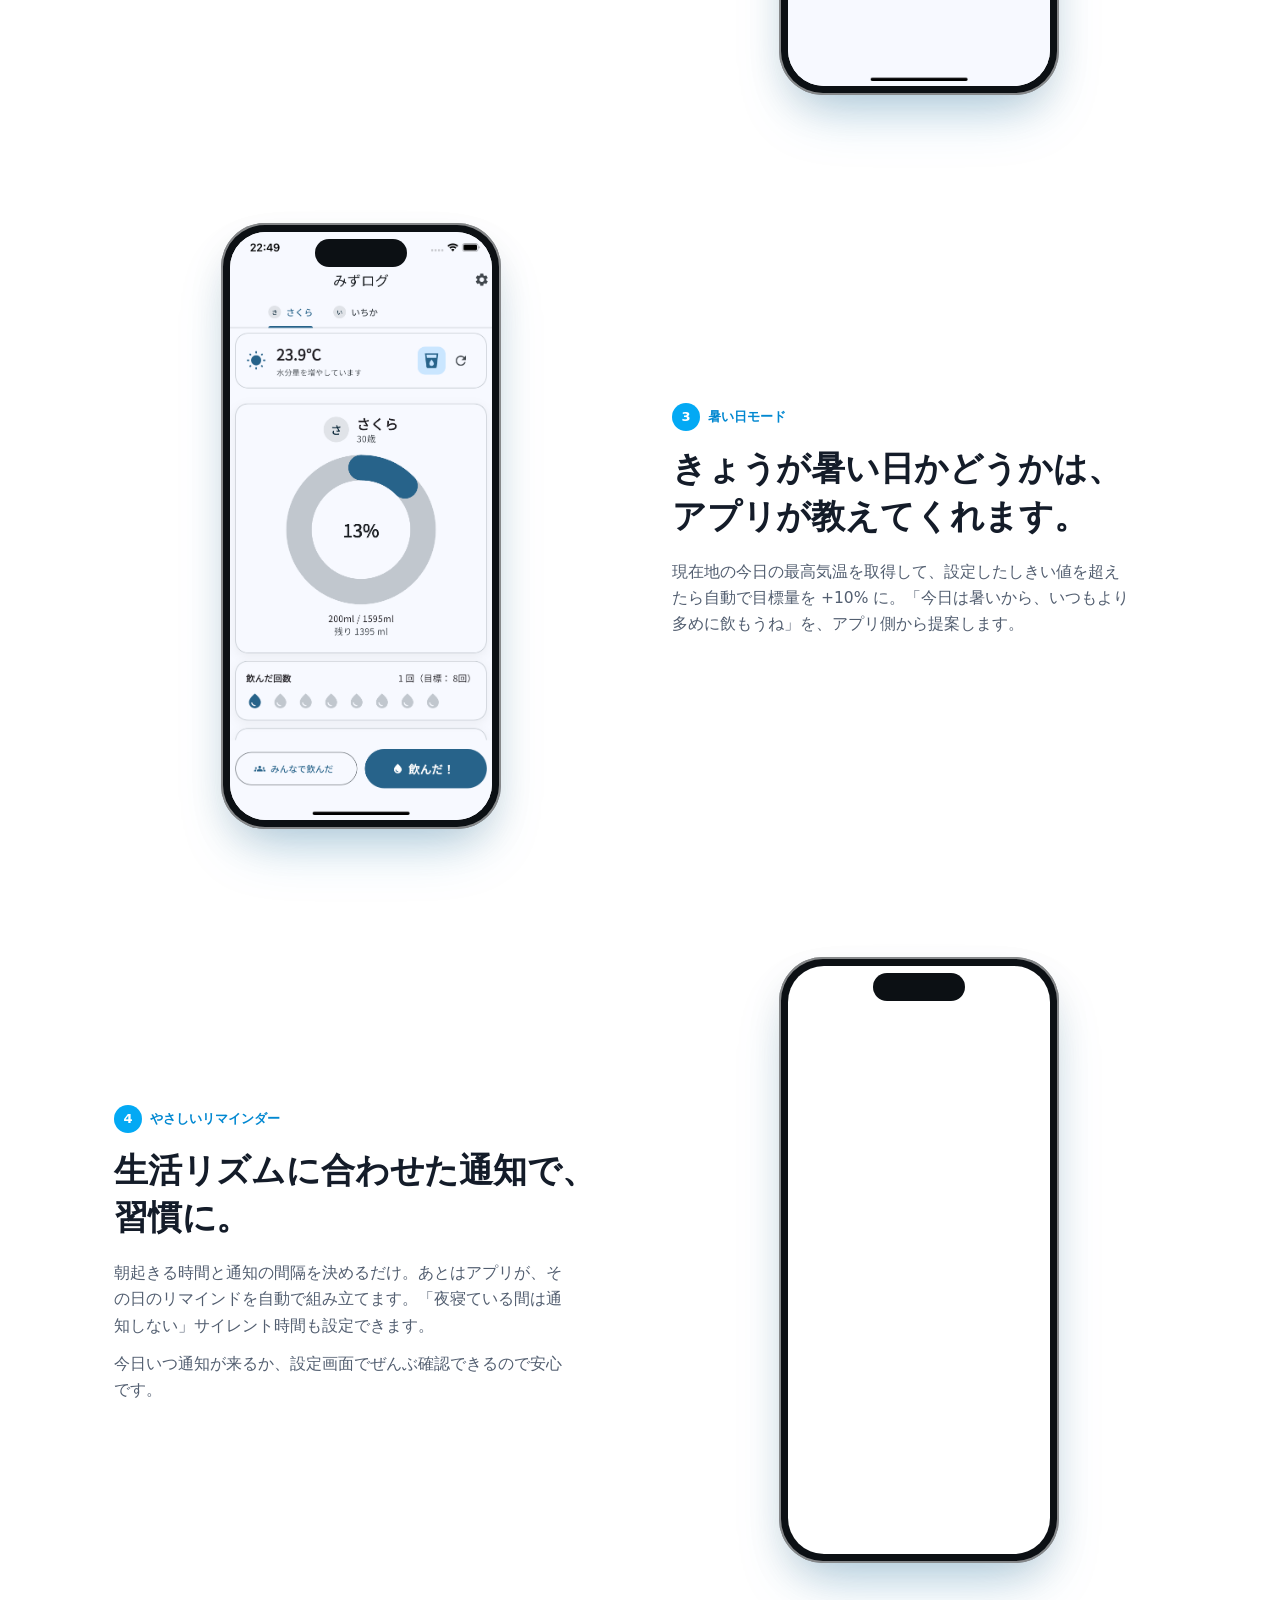
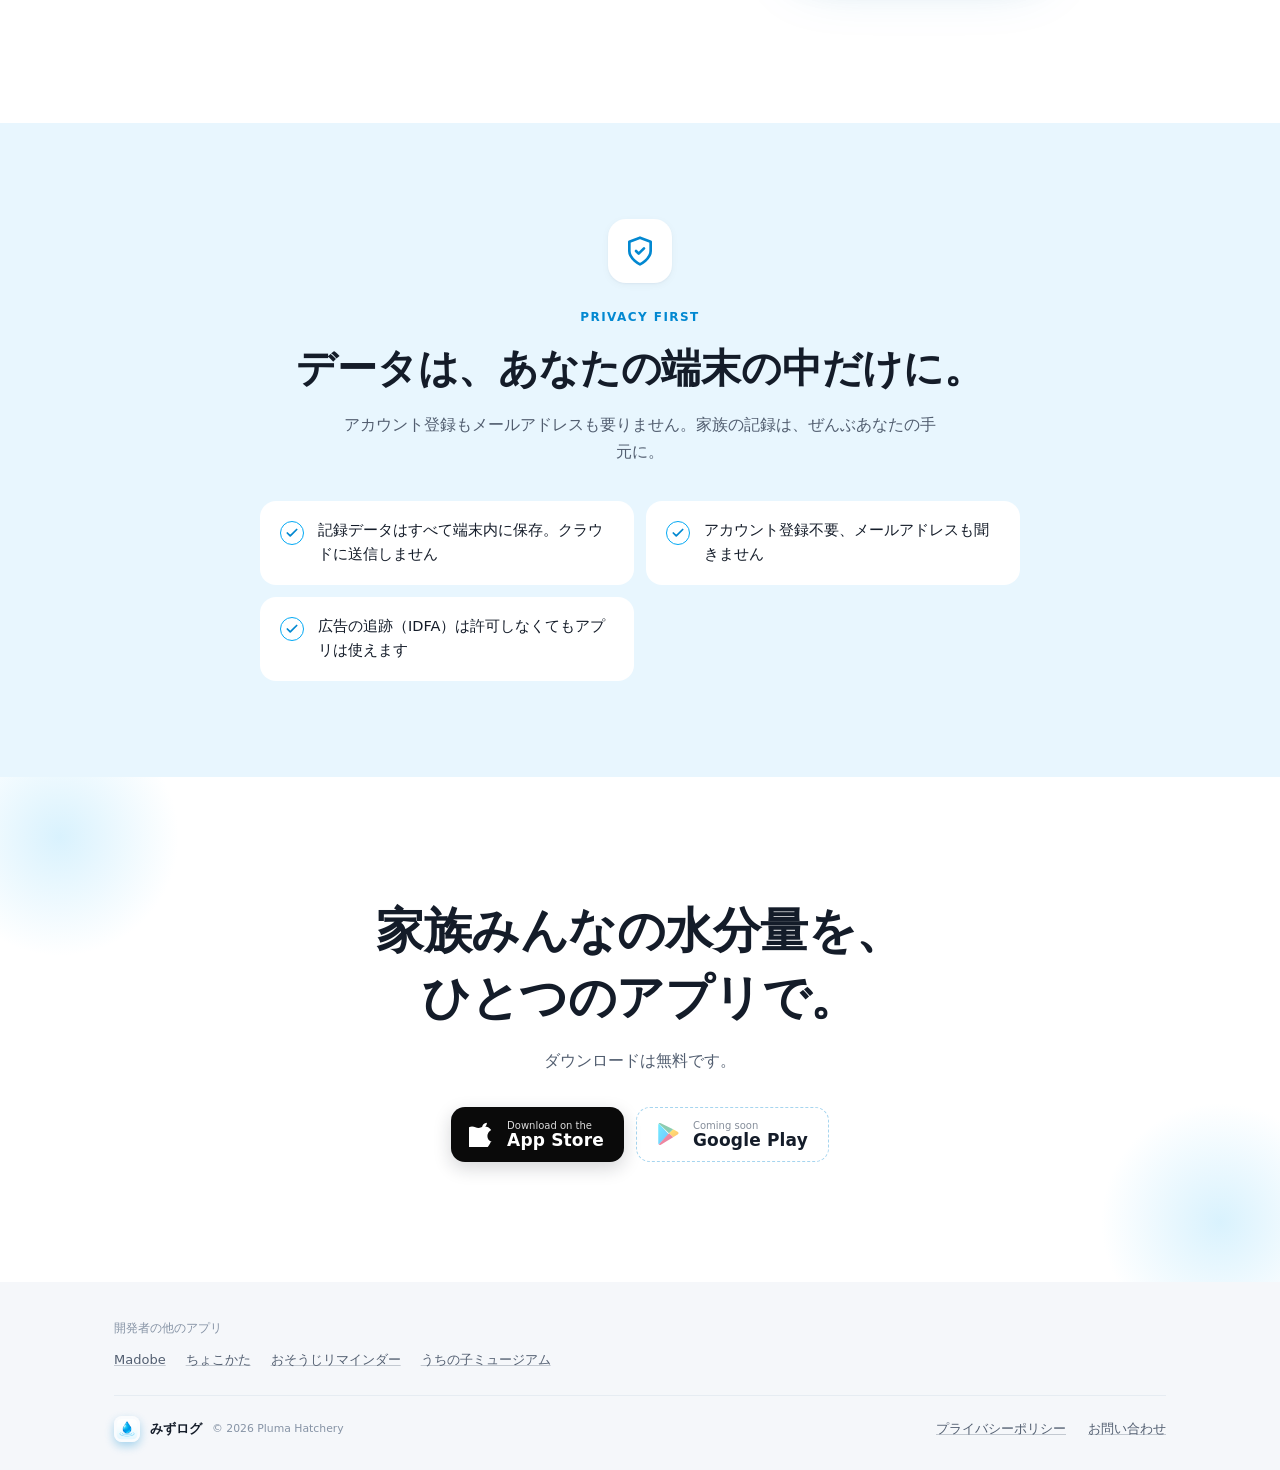
<file: mizulog/index.html>
<!doctype html>
<html lang="ja">
<head>
<meta charset="utf-8">
<meta name="viewport" content="width=device-width,initial-scale=1">
<title>みずログ｜家族みんなの水分補給を管理する記録・リマインダーアプリ</title>
<meta http-equiv="Content-Security-Policy" content="default-src 'self'; img-src 'self' data:; style-src 'self' https://fonts.googleapis.com; font-src 'self' https://fonts.gstatic.com data:; script-src 'none'; connect-src 'self'; object-src 'none'; base-uri 'self'; form-action 'self'; frame-ancestors 'none'; upgrade-insecure-requests">
<meta name="referrer" content="strict-origin-when-cross-origin">
<meta name="description" content="家族みんなの水分補給を1つの端末で管理できるiPhoneアプリ「みずログ」。年齢・体重から1日の目標量を自動計算、暑い日は自動で +10% 増量、メンバーごとに飲水を記録。お子さん・自分・同居家族の水分量をまとめて見える化。アカウント登録不要、データは端末内のみ。無料・iOS。">
<meta name="keywords" content="水分補給 アプリ,飲水記録,家族 健康管理,熱中症対策 アプリ,目標 水分量 計算,子ども 水分補給,高齢者 熱中症,iPhoneアプリ">
<link rel="canonical" href="https://plumahatchery.com/mizulog/">
<link rel="alternate" hreflang="ja" href="https://plumahatchery.com/mizulog/">
<link rel="alternate" hreflang="en" href="https://plumahatchery.com/mizulog/en/">
<link rel="alternate" hreflang="zh-Hans" href="https://plumahatchery.com/mizulog/zh-Hans/">
<link rel="alternate" hreflang="zh-Hant" href="https://plumahatchery.com/mizulog/zh-Hant/">
<link rel="alternate" hreflang="x-default" href="https://plumahatchery.com/mizulog/">
<meta name="theme-color" content="#03A9F4">
<meta name="robots" content="index,follow">
<link rel="icon" type="image/png" sizes="32x32" href="images/favicon-32.png">
<link rel="icon" type="image/png" sizes="192x192" href="images/icon-192.png">
<link rel="apple-touch-icon" sizes="180x180" href="images/apple-touch-icon.png">

<!-- Smart App Banner (iOS Safari) -->
<meta name="apple-itunes-app" content="app-id=6752614948">

<!-- Open Graph -->
<meta property="og:type" content="website">
<meta property="og:site_name" content="みずログ">
<meta property="og:url" content="https://plumahatchery.com/mizulog/">
<meta property="og:title" content="みずログ｜家族みんなの水分補給を管理する記録・リマインダーアプリ">
<meta property="og:description" content="家族みんなの水分補給を、メンバーごとに記録。年齢と体重から自動で目標量を計算し、暑い日は自動で +10%。お子さんも自分も同居家族も、一つの端末でまとめて。アカウント登録不要、データは端末内のみ。">
<meta property="og:locale" content="ja_JP">
<meta property="og:locale:alternate" content="en_US">
<meta property="og:locale:alternate" content="zh_CN">
<meta property="og:locale:alternate" content="zh_TW">
<meta property="og:image" content="https://plumahatchery.com/mizulog/og-image.png">
<meta property="og:image:width" content="1200">
<meta property="og:image:height" content="630">
<meta property="og:image:alt" content="みずログ — 家族みんなの水分補給を、ひとつのアプリで。">

<!-- Twitter Card -->
<meta name="twitter:card" content="summary_large_image">
<meta name="twitter:title" content="みずログ｜家族みんなの水分補給を管理する記録・リマインダーアプリ">
<meta name="twitter:description" content="家族みんなの水分補給を、メンバーごとに記録。自動目標計算と天気連動で熱中症対策にも。アカウント登録不要、データは端末内のみ。">
<meta name="twitter:image" content="https://plumahatchery.com/mizulog/og-image.png">
<meta name="twitter:image:alt" content="みずログ — 家族みんなの水分補給を、ひとつのアプリで。">

<!-- Structured data: MobileApplication -->
<script type="application/ld+json">
{
  "@context": "https://schema.org",
  "@type": "MobileApplication",
  "name": "みずログ",
  "alternateName": "Mizulog",
  "description": "家族みんなの水分補給を、ひとつのアプリで管理できるiPhoneアプリ。メンバーごとの記録、自動目標計算、暑い日モード、やさしいリマインダーを搭載。アカウント登録不要、データは端末内のみに保存。",
  "applicationCategory": "HealthApplication",
  "operatingSystem": "iOS",
  "url": "https://plumahatchery.com/mizulog/",
  "image": "https://plumahatchery.com/mizulog/og-image.png",
  "downloadUrl": "https://apps.apple.com/jp/app/id6752614948",
  "inLanguage": ["ja", "en", "zh-Hans", "zh-Hant"],
  "publisher": { "@type": "Organization", "name": "Pluma Hatchery", "url": "https://plumahatchery.com/" },
  "offers": { "@type": "Offer", "price": "0", "priceCurrency": "JPY" },
  "featureList": [
    "メンバーごとに飲水を記録（家族みんな分を1つのアプリで）",
    "年齢・体重から1日の目標水分量を自動計算",
    "天気と連動して暑い日は自動で +10% 増量",
    "やさしいリマインダー通知（朝起きる時間に合わせて）",
    "完全オフライン動作・アカウント登録不要",
    "データはすべて端末内に保存"
  ]
}
</script>

<!-- Structured data: BreadcrumbList -->
<script type="application/ld+json">
{
  "@context": "https://schema.org",
  "@type": "BreadcrumbList",
  "itemListElement": [
    { "@type": "ListItem", "position": 1, "name": "Pluma Hatchery", "item": "https://plumahatchery.com/" },
    { "@type": "ListItem", "position": 2, "name": "みずログ", "item": "https://plumahatchery.com/mizulog/" }
  ]
}
</script>

<!-- Structured data: WebSite -->
<script type="application/ld+json">
{
  "@context": "https://schema.org",
  "@type": "WebSite",
  "name": "みずログ",
  "alternateName": "Mizulog",
  "url": "https://plumahatchery.com/mizulog/",
  "inLanguage": "ja",
  "publisher": { "@type": "Organization", "name": "Pluma Hatchery", "url": "https://plumahatchery.com/" }
}
</script>

<link rel="preconnect" href="https://fonts.googleapis.com">
<link rel="preconnect" href="https://fonts.gstatic.com" crossorigin>
<link href="https://fonts.googleapis.com/css2?family=Noto+Sans+JP:wght@400;500;700;900&display=swap" rel="stylesheet">
<link rel="stylesheet" href="styles.css">
</head>
<body>

<!-- ===== Nav ===== -->
<nav class="nav">
  <div class="nav-inner">
    <a class="brand" href="#">
      <span class="brand-mark" aria-label="みずログ アイコン"></span>
      <span class="brand-name">みずログ</span>
    </a>
    <div class="nav-lang">
      <a href="./" class="active" hreflang="ja">JP</a>
      <a href="en/" hreflang="en">EN</a>
      <a href="zh-Hans/" hreflang="zh-Hans">简</a>
      <a href="zh-Hant/" hreflang="zh-Hant">繁</a>
    </div>
    <a class="nav-cta" href="#download">無料でダウンロード</a>
  </div>
</nav>

<!-- ===== Hero ===== -->
<header class="hero">
  <svg class="hero-deco cloud-1" viewBox="0 0 100 50" fill="#B3E5FC" aria-hidden="true"><ellipse cx="30" cy="30" rx="22" ry="14"/><ellipse cx="55" cy="25" rx="26" ry="16"/><ellipse cx="78" cy="32" rx="18" ry="12"/></svg>
  <svg class="hero-deco cloud-2" viewBox="0 0 100 50" fill="#B3E5FC" aria-hidden="true"><ellipse cx="30" cy="30" rx="22" ry="14"/><ellipse cx="55" cy="25" rx="26" ry="16"/><ellipse cx="78" cy="32" rx="18" ry="12"/></svg>
  <svg class="hero-deco drop-1" viewBox="0 0 24 24" fill="#03A9F4" aria-hidden="true"><path d="M12 2c4 4.5 7 8.4 7 12.2A7 7 0 1 1 5 14.2C5 10.4 8 6.5 12 2z"/></svg>
  <svg class="hero-deco drop-2" viewBox="0 0 24 24" fill="#0288D1" aria-hidden="true"><path d="M12 2c4 4.5 7 8.4 7 12.2A7 7 0 1 1 5 14.2C5 10.4 8 6.5 12 2z"/></svg>
  <svg class="hero-deco sun" viewBox="0 0 60 60" fill="none" stroke="#FFC107" stroke-width="3" stroke-linecap="round" aria-hidden="true"><circle cx="30" cy="30" r="10" fill="#FFE082" stroke="none"/><g><line x1="30" y1="6" x2="30" y2="12"/><line x1="30" y1="48" x2="30" y2="54"/><line x1="6" y1="30" x2="12" y2="30"/><line x1="48" y1="30" x2="54" y2="30"/><line x1="13" y1="13" x2="17" y2="17"/><line x1="43" y1="43" x2="47" y2="47"/><line x1="47" y1="13" x2="43" y2="17"/><line x1="17" y1="43" x2="13" y2="47"/></g></svg>

  <div class="wrap hero-grid">
    <div class="hero-copy">
      <span class="eyebrow"><span class="dot"></span>家族みんなの水分補給アプリ</span>
      <h1>家族みんなの<br><span class="quote">「飲んだ？」</span>を、<br>ひとつのアプリで。</h1>
      <p class="hero-sub">
        子どもにも、自分にも、おじいちゃんおばあちゃんにも。<br>
        年齢と体重から1日の目標量を自動計算、暑い日には自動で増量。<br>
        アプリを開けば、家族みんなの今日の水分量がひと目で。
      </p>
      <div class="cta-row">
        <a class="store-btn" href="#download" aria-label="Download on the App Store">
          <svg viewBox="0 0 24 24" fill="white" aria-hidden="true"><path d="M16.5 1.5c.1 1.2-.4 2.4-1.1 3.3-.8.9-2.1 1.6-3.3 1.5-.1-1.2.5-2.4 1.2-3.2.8-.9 2.1-1.5 3.2-1.6zm3.7 17.6c-.7 1.5-1 2.2-1.9 3.5-1.2 1.8-3 4-5.1 4-1.9 0-2.4-1.2-5-1.2-2.6 0-3.1 1.3-5 1.2-2.2 0-3.8-2-5-3.8-3.5-5.1-3.9-11-1.7-14.2 1.5-2.2 4-3.5 6.3-3.5 2.4 0 3.9 1.3 5.9 1.3 1.9 0 3.1-1.3 5.9-1.3 2.1 0 4.3 1.1 5.9 3.1-5.2 2.8-4.4 10.2.7 10.9z"/></svg>
          <span class="label"><small>Download on the</small><span>App Store</span></span>
        </a>
        <span class="store-btn store-btn-soon" role="text" aria-label="Google Play 準備中">
          <svg viewBox="0 0 24 24" aria-hidden="true"><defs><linearGradient id="gp1" x1="0" y1="0" x2="1" y2="1"><stop offset="0" stop-color="#00DDFF"/><stop offset="1" stop-color="#0094FF"/></linearGradient><linearGradient id="gp2" x1="0" y1="0" x2="1" y2="1"><stop offset="0" stop-color="#FFD600"/><stop offset="1" stop-color="#FF8E00"/></linearGradient><linearGradient id="gp3" x1="0" y1="0" x2="1" y2="1"><stop offset="0" stop-color="#FF3A44"/><stop offset="1" stop-color="#C31162"/></linearGradient><linearGradient id="gp4" x1="0" y1="0" x2="1" y2="1"><stop offset="0" stop-color="#32A071"/><stop offset="1" stop-color="#2DA771"/></linearGradient></defs><path d="M3.5 2.2c-.3.3-.5.8-.5 1.4v16.8c0 .6.2 1.1.5 1.4l9.4-9.4z" fill="url(#gp1)"/><path d="M16.7 15l-3.8-3.6 3.8-3.8 4.2 2.4c1.2.7 1.2 1.8 0 2.5z" fill="url(#gp2)"/><path d="M3.5 21.8c.4.4 1.1.5 1.9.1L16.7 15l-3.8-3.6z" fill="url(#gp3)"/><path d="M5.4 2.1c-.8-.4-1.5-.4-1.9.1l9.4 9.2L16.7 7.6 5.4 2.1z" fill="url(#gp4)"/></svg>
          <span class="label"><small>Coming soon</small><span>Google Play</span></span>
        </span>
      </div>
      <div class="hero-meta">
        <span><span class="check">✓</span>家族で使える</span>
        <span><span class="check">✓</span>登録不要</span>
        <span><span class="check">✓</span>無料</span>
      </div>
    </div>

    <div class="hero-phone-wrap">
      <div class="phone lg">
        <div class="phone-screen"><img src="images/home-progress.png" alt="みずログのホーム画面 — 今日の進捗バーと家族メンバーごとの飲水記録が表示されている" width="1284" height="2778" fetchpriority="high"></div>
      </div>

      <div class="hero-badge">
        <div class="ico">
          <svg viewBox="0 0 24 24" width="16" height="16" fill="currentColor" aria-hidden="true"><path d="M12 3c3.5 4 6 7.2 6 10.5a6 6 0 1 1-12 0C6 10.2 8.5 7 12 3z"/></svg>
        </div>
        <div>
          <div>1,450 ml / 日</div>
          <div class="v">あなたの目標量</div>
        </div>
      </div>
      <div class="hero-badge b2">
        <div class="ico">☀️</div>
        <div>
          <div>暑い日 +10%</div>
          <div class="v">自動で増量中</div>
        </div>
      </div>
    </div>
  </div>
</header>

<!-- ===== Sub-head 3 points ===== -->
<section class="points">
  <div class="wrap">
    <div class="points-grid">
      <div class="point">
        <div class="point-ico">🥛</div>
        <h3>メンバーごとに記録</h3>
        <p>家族全員ぶんを、1つのアプリでまとめて。スワイプで切り替え。</p>
      </div>
      <div class="point">
        <div class="point-ico">📐</div>
        <h3>目標量を自動計算</h3>
        <p>年齢・体重・運動量から、ひとりひとりに合った目標を自動で。</p>
      </div>
      <div class="point">
        <div class="point-ico">☀️</div>
        <h3>天気と連動</h3>
        <p>暑い日は自動で +10%。アプリから「今日は多めに」と提案します。</p>
      </div>
    </div>
  </div>
</section>

<!-- ===== Audience ===== -->
<section class="audience">
  <div class="wrap center">
    <div class="section-eyebrow">For Families</div>
    <h2 class="section-title">こんな方のためのアプリです</h2>
    <p class="section-lead">毎日の「ちゃんと飲んだ？」を、もう少しラクにしたい方へ。</p>
    <div class="audience-grid">
      <div class="audience-card">
        <span class="check-circle"><svg viewBox="0 0 24 24" fill="none" stroke="currentColor" stroke-width="3" stroke-linecap="round" stroke-linejoin="round" aria-hidden="true"><polyline points="20 6 9 17 4 12"/></svg></span>
        <span>お子さんの飲水を、自分の端末で記録したいパパ・ママ</span>
      </div>
      <div class="audience-card">
        <span class="check-circle"><svg viewBox="0 0 24 24" fill="none" stroke="currentColor" stroke-width="3" stroke-linecap="round" stroke-linejoin="round" aria-hidden="true"><polyline points="20 6 9 17 4 12"/></svg></span>
        <span>同居しているご家族の熱中症対策をまとめたい方</span>
      </div>
      <div class="audience-card">
        <span class="check-circle"><svg viewBox="0 0 24 24" fill="none" stroke="currentColor" stroke-width="3" stroke-linecap="round" stroke-linejoin="round" aria-hidden="true"><polyline points="20 6 9 17 4 12"/></svg></span>
        <span>デスクワークで、つい何時間も飲み忘れてしまう方</span>
      </div>
      <div class="audience-card">
        <span class="check-circle"><svg viewBox="0 0 24 24" fill="none" stroke="currentColor" stroke-width="3" stroke-linecap="round" stroke-linejoin="round" aria-hidden="true"><polyline points="20 6 9 17 4 12"/></svg></span>
        <span>家族の健康管理を、シンプルなアプリにまとめたい方</span>
      </div>
    </div>
  </div>
</section>

<!-- ===== Features ===== -->
<section class="features">
  <div class="wrap">

    <div class="feature">
      <div class="phone-col">
        <div class="blob"></div>
        <div class="phone"><div class="phone-screen"><img src="images/home.png" alt="家族メンバー切替のホーム画面 — タブをスワイプして家族全員の今日の進捗が分かる" width="1284" height="2778" loading="lazy"></div></div>
      </div>
      <div>
        <div class="feature-num"><span class="badge">1</span>メンバー機能</div>
        <h2>家族ぜんいん、<br>ひとつのアプリに。</h2>
        <p>パパ、ママ、お子さん、おじいちゃん。名前と写真を登録するだけで、メンバーごとに記録できます。</p>
        <p>ホーム画面のタブをスワイプするだけで、家族全員の今日の進捗がひと目で分かります。</p>
      </div>
    </div>

    <div class="feature reverse">
      <div class="phone-col">
        <div class="blob"></div>
        <div class="phone"><div class="phone-screen"><img src="images/stats.png" alt="自動目標計算の設定画面 — 年齢と体重から1日の目標水分量を自動算出" width="1284" height="2778" loading="lazy"></div></div>
      </div>
      <div>
        <div class="feature-num"><span class="badge">2</span>自動目標計算</div>
        <h2>「自分はどれくらい<br>飲めばいいの？」に答えます。</h2>
        <p>年齢と体重を入力するだけで、1日の目標量を自動で計算。年齢に合わせて目安を切り替え、運動した日はその分も加算します。</p>
        <p>自分で目標値を決めたい方は、固定の数値で上書きもできます。</p>
        <div class="note">※0歳のお子さまについては、安全のため自動で目標値を出していません。</div>
      </div>
    </div>

    <div class="feature">
      <div class="phone-col">
        <div class="blob"></div>
        <div class="phone"><div class="phone-screen"><img src="images/hot-day.png" alt="暑い日モードのホーム画面 — 最高気温がしきい値超で自動的に目標量を +10% に増量" width="1284" height="2778" loading="lazy"></div></div>
      </div>
      <div>
        <div class="feature-num"><span class="badge">3</span>暑い日モード</div>
        <h2>きょうが暑い日かどうかは、<br>アプリが教えてくれます。</h2>
        <p>現在地の今日の最高気温を取得して、設定したしきい値を超えたら自動で目標量を +10% に。「今日は暑いから、いつもより多めに飲もうね」を、アプリ側から提案します。</p>
      </div>
    </div>

    <div class="feature reverse">
      <div class="phone-col">
        <div class="blob"></div>
        <div class="phone"><div class="phone-screen"><img src="images/log-sheet.png" alt="飲水量を記録するシート — リマインダー通知時刻も生活リズムに合わせて設定できる" width="1284" height="2778" loading="lazy"></div></div>
      </div>
      <div>
        <div class="feature-num"><span class="badge">4</span>やさしいリマインダー</div>
        <h2>生活リズムに合わせた通知で、<br>習慣に。</h2>
        <p>朝起きる時間と通知の間隔を決めるだけ。あとはアプリが、その日のリマインドを自動で組み立てます。「夜寝ている間は通知しない」サイレント時間も設定できます。</p>
        <p>今日いつ通知が来るか、設定画面でぜんぶ確認できるので安心です。</p>
      </div>
    </div>

  </div>
</section>

<!-- ===== Privacy ===== -->
<section class="privacy">
  <div class="wrap">
    <div class="privacy-inner">
      <div class="privacy-shield">
        <svg viewBox="0 0 24 24" fill="none" stroke="currentColor" stroke-width="2" stroke-linecap="round" stroke-linejoin="round" aria-hidden="true"><path d="M12 22s8-4 8-10V5l-8-3-8 3v7c0 6 8 10 8 10z"/><path d="m9 12 2 2 4-4"/></svg>
      </div>
      <div class="section-eyebrow">Privacy First</div>
      <h2 class="section-title">データは、あなたの端末の中だけに。</h2>
      <p class="section-lead">アカウント登録もメールアドレスも要りません。家族の記録は、ぜんぶあなたの手元に。</p>
      <ul class="privacy-list">
        <li><span class="check-circle"><svg viewBox="0 0 24 24" fill="none" stroke="currentColor" stroke-width="3" stroke-linecap="round" stroke-linejoin="round" aria-hidden="true"><polyline points="20 6 9 17 4 12"/></svg></span><span>記録データはすべて端末内に保存。クラウドに送信しません</span></li>
        <li><span class="check-circle"><svg viewBox="0 0 24 24" fill="none" stroke="currentColor" stroke-width="3" stroke-linecap="round" stroke-linejoin="round" aria-hidden="true"><polyline points="20 6 9 17 4 12"/></svg></span><span>アカウント登録不要、メールアドレスも聞きません</span></li>
        <li><span class="check-circle"><svg viewBox="0 0 24 24" fill="none" stroke="currentColor" stroke-width="3" stroke-linecap="round" stroke-linejoin="round" aria-hidden="true"><polyline points="20 6 9 17 4 12"/></svg></span><span>広告の追跡（IDFA）は許可しなくてもアプリは使えます</span></li>
      </ul>
    </div>
  </div>
</section>

<!-- ===== Final CTA ===== -->
<section class="final-cta" id="download">
  <div class="wrap final-cta-inner">
    <h2>家族みんなの水分量を、<br>ひとつのアプリで。</h2>
    <p class="sub">ダウンロードは無料です。</p>
    <div class="cta-row center">
      <a class="store-btn" href="https://apps.apple.com/jp/app/%E3%81%BF%E3%81%9A%E3%83%AD%E3%82%B0-%E6%B0%B4%E5%88%86%E8%A3%9C%E7%B5%A6-%E9%A3%B2%E6%B0%B4%E8%A8%98%E9%8C%B2/id6752614948" target="_blank" rel="noopener" aria-label="Download on the App Store">
        <svg viewBox="0 0 24 24" fill="white" aria-hidden="true"><path d="M16.5 1.5c.1 1.2-.4 2.4-1.1 3.3-.8.9-2.1 1.6-3.3 1.5-.1-1.2.5-2.4 1.2-3.2.8-.9 2.1-1.5 3.2-1.6zm3.7 17.6c-.7 1.5-1 2.2-1.9 3.5-1.2 1.8-3 4-5.1 4-1.9 0-2.4-1.2-5-1.2-2.6 0-3.1 1.3-5 1.2-2.2 0-3.8-2-5-3.8-3.5-5.1-3.9-11-1.7-14.2 1.5-2.2 4-3.5 6.3-3.5 2.4 0 3.9 1.3 5.9 1.3 1.9 0 3.1-1.3 5.9-1.3 2.1 0 4.3 1.1 5.9 3.1-5.2 2.8-4.4 10.2.7 10.9z"/></svg>
        <span class="label"><small>Download on the</small><span>App Store</span></span>
      </a>
      <span class="store-btn store-btn-soon" role="text" aria-label="Google Play 準備中">
        <svg viewBox="0 0 24 24" aria-hidden="true"><defs><linearGradient id="gp1b" x1="0" y1="0" x2="1" y2="1"><stop offset="0" stop-color="#00DDFF"/><stop offset="1" stop-color="#0094FF"/></linearGradient><linearGradient id="gp2b" x1="0" y1="0" x2="1" y2="1"><stop offset="0" stop-color="#FFD600"/><stop offset="1" stop-color="#FF8E00"/></linearGradient><linearGradient id="gp3b" x1="0" y1="0" x2="1" y2="1"><stop offset="0" stop-color="#FF3A44"/><stop offset="1" stop-color="#C31162"/></linearGradient><linearGradient id="gp4b" x1="0" y1="0" x2="1" y2="1"><stop offset="0" stop-color="#32A071"/><stop offset="1" stop-color="#2DA771"/></linearGradient></defs><path d="M3.5 2.2c-.3.3-.5.8-.5 1.4v16.8c0 .6.2 1.1.5 1.4l9.4-9.4z" fill="url(#gp1b)"/><path d="M16.7 15l-3.8-3.6 3.8-3.8 4.2 2.4c1.2.7 1.2 1.8 0 2.5z" fill="url(#gp2b)"/><path d="M3.5 21.8c.4.4 1.1.5 1.9.1L16.7 15l-3.8-3.6z" fill="url(#gp3b)"/><path d="M5.4 2.1c-.8-.4-1.5-.4-1.9.1l9.4 9.2L16.7 7.6 5.4 2.1z" fill="url(#gp4b)"/></svg>
        <span class="label"><small>Coming soon</small><span>Google Play</span></span>
      </span>
    </div>
  </div>
</section>

<!-- ===== Footer ===== -->
<footer>
  <div class="foot-related">
    <div class="foot-related-label">開発者の他のアプリ</div>
    <div class="foot-related-links">
      <a href="https://plumahatchery.com/madobe/">Madobe</a>
      <a href="https://plumahatchery.com/chokokata/">ちょこかた</a>
      <a href="https://plumahatchery.com/osoujireminder/">おそうじリマインダー</a>
      <a href="https://plumahatchery.com/uchinokomuseum/" target="_blank" rel="noopener">うちの子ミュージアム</a>
    </div>
  </div>
  <div class="foot-divider"><hr></div>
  <div class="foot-inner">
    <div class="foot-brand">
      <span class="brand-mark" aria-label="みずログ アイコン"></span>
      <span class="foot-brand-name">みずログ</span>
      <small>© 2026 Pluma Hatchery</small>
    </div>
    <div class="foot-links">
      <a href="https://plumahatchery.github.io/mizulog-info/" target="_blank" rel="noopener">プライバシーポリシー</a>
      <a href="mailto:pluma.hatchery@gmail.com">お問い合わせ</a>
    </div>
  </div>
</footer>

</body>
</html>
</file>
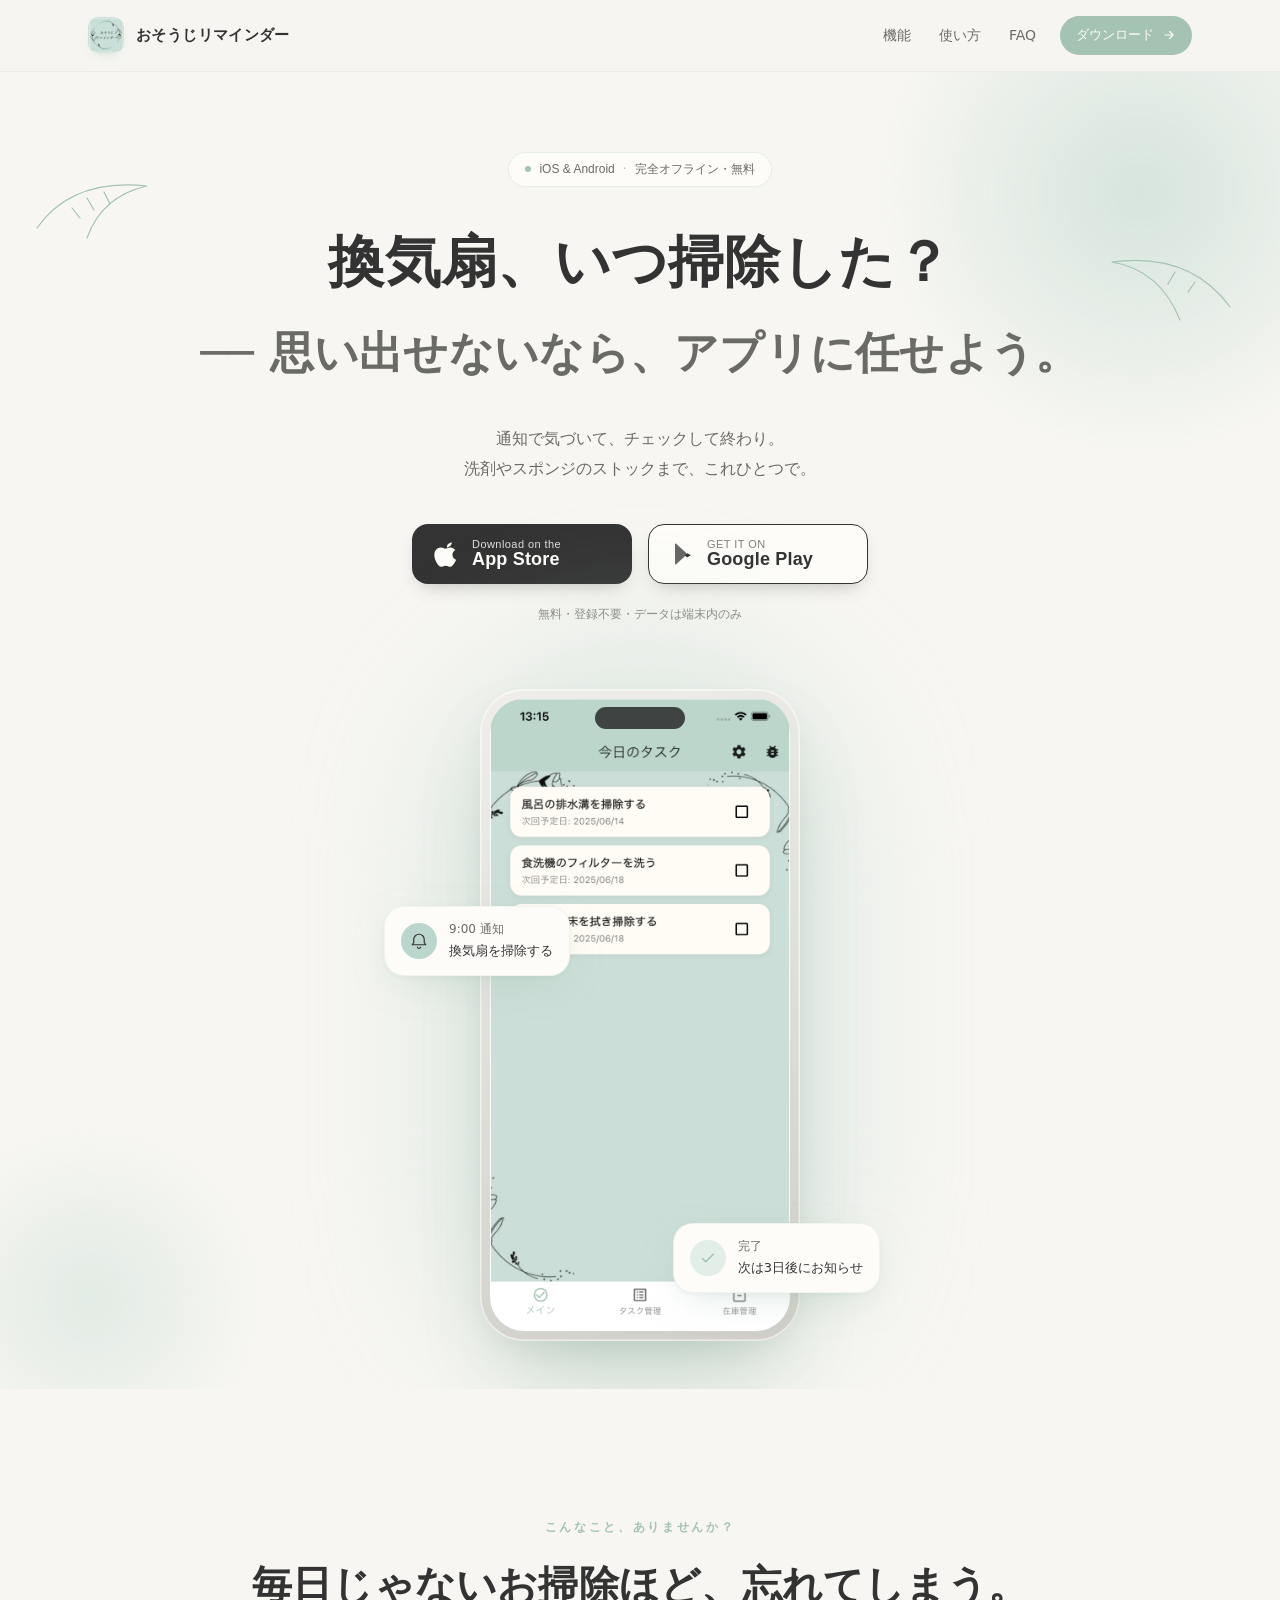
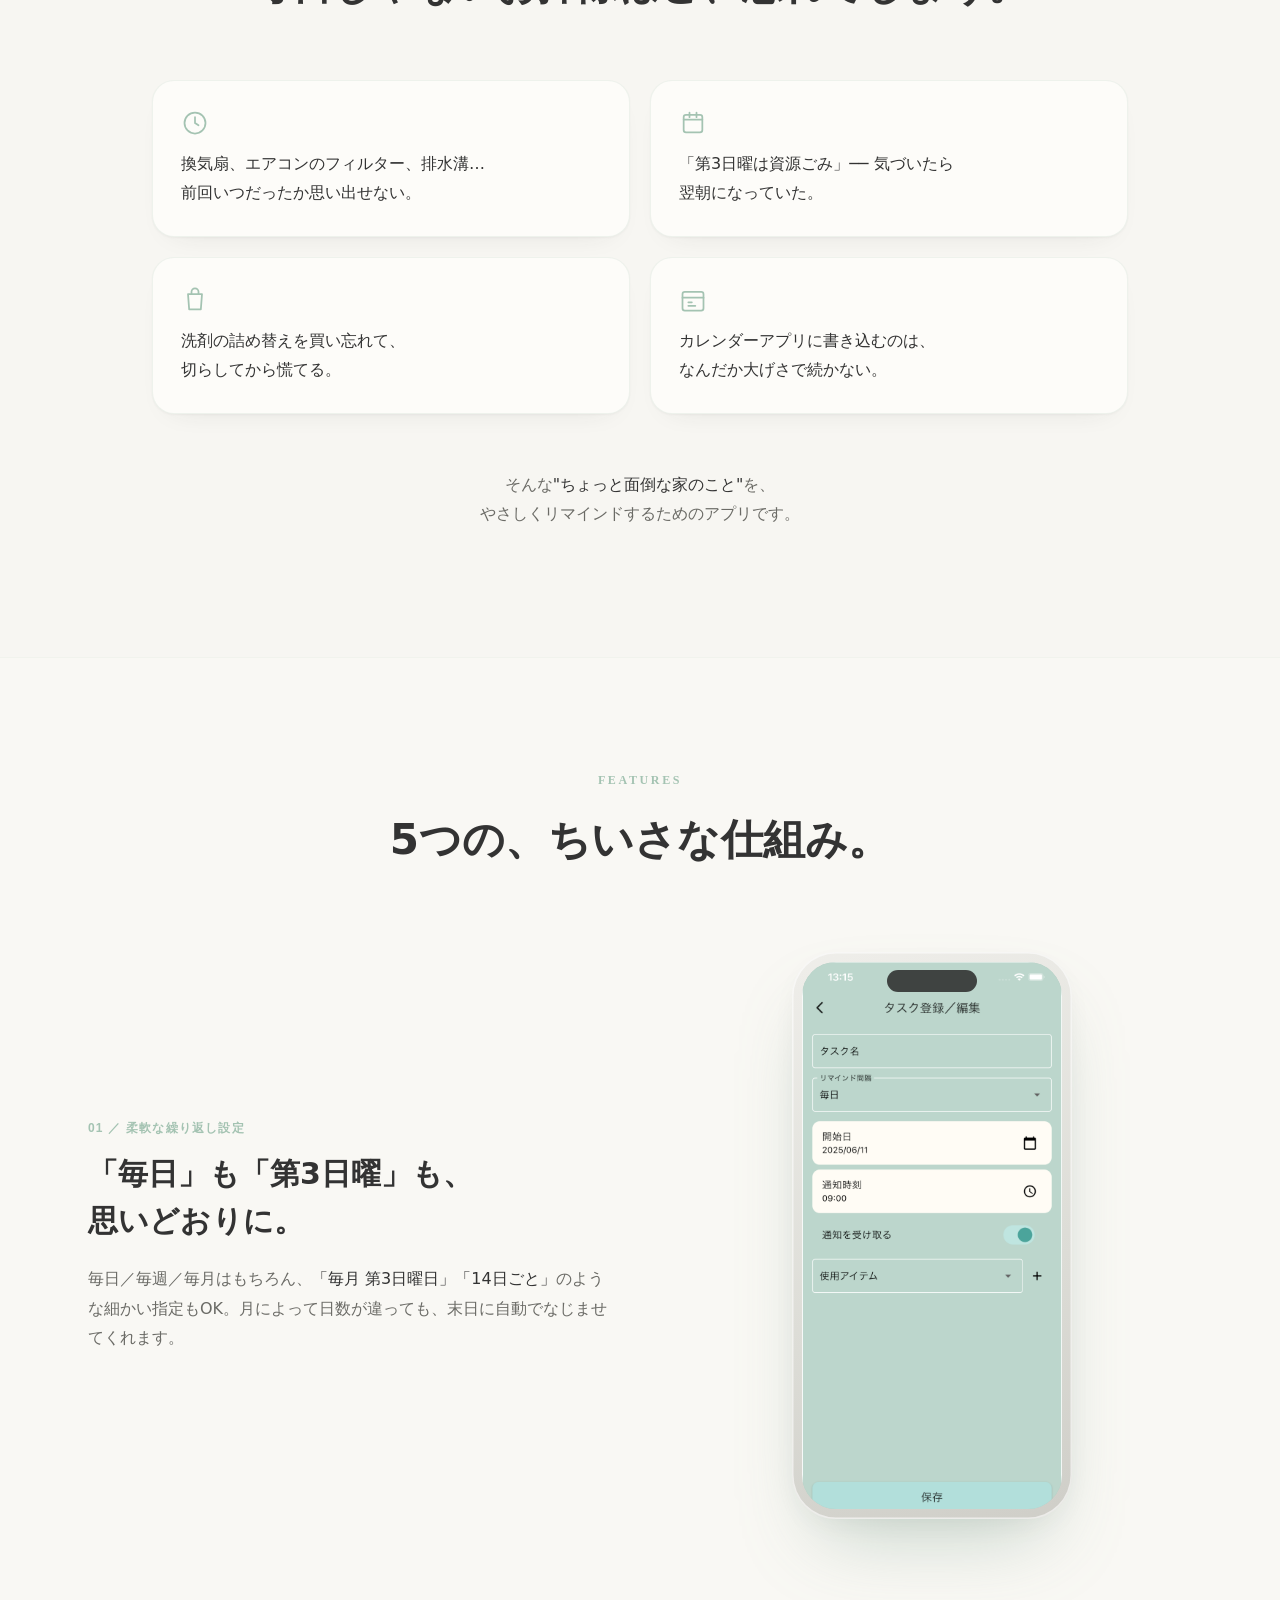
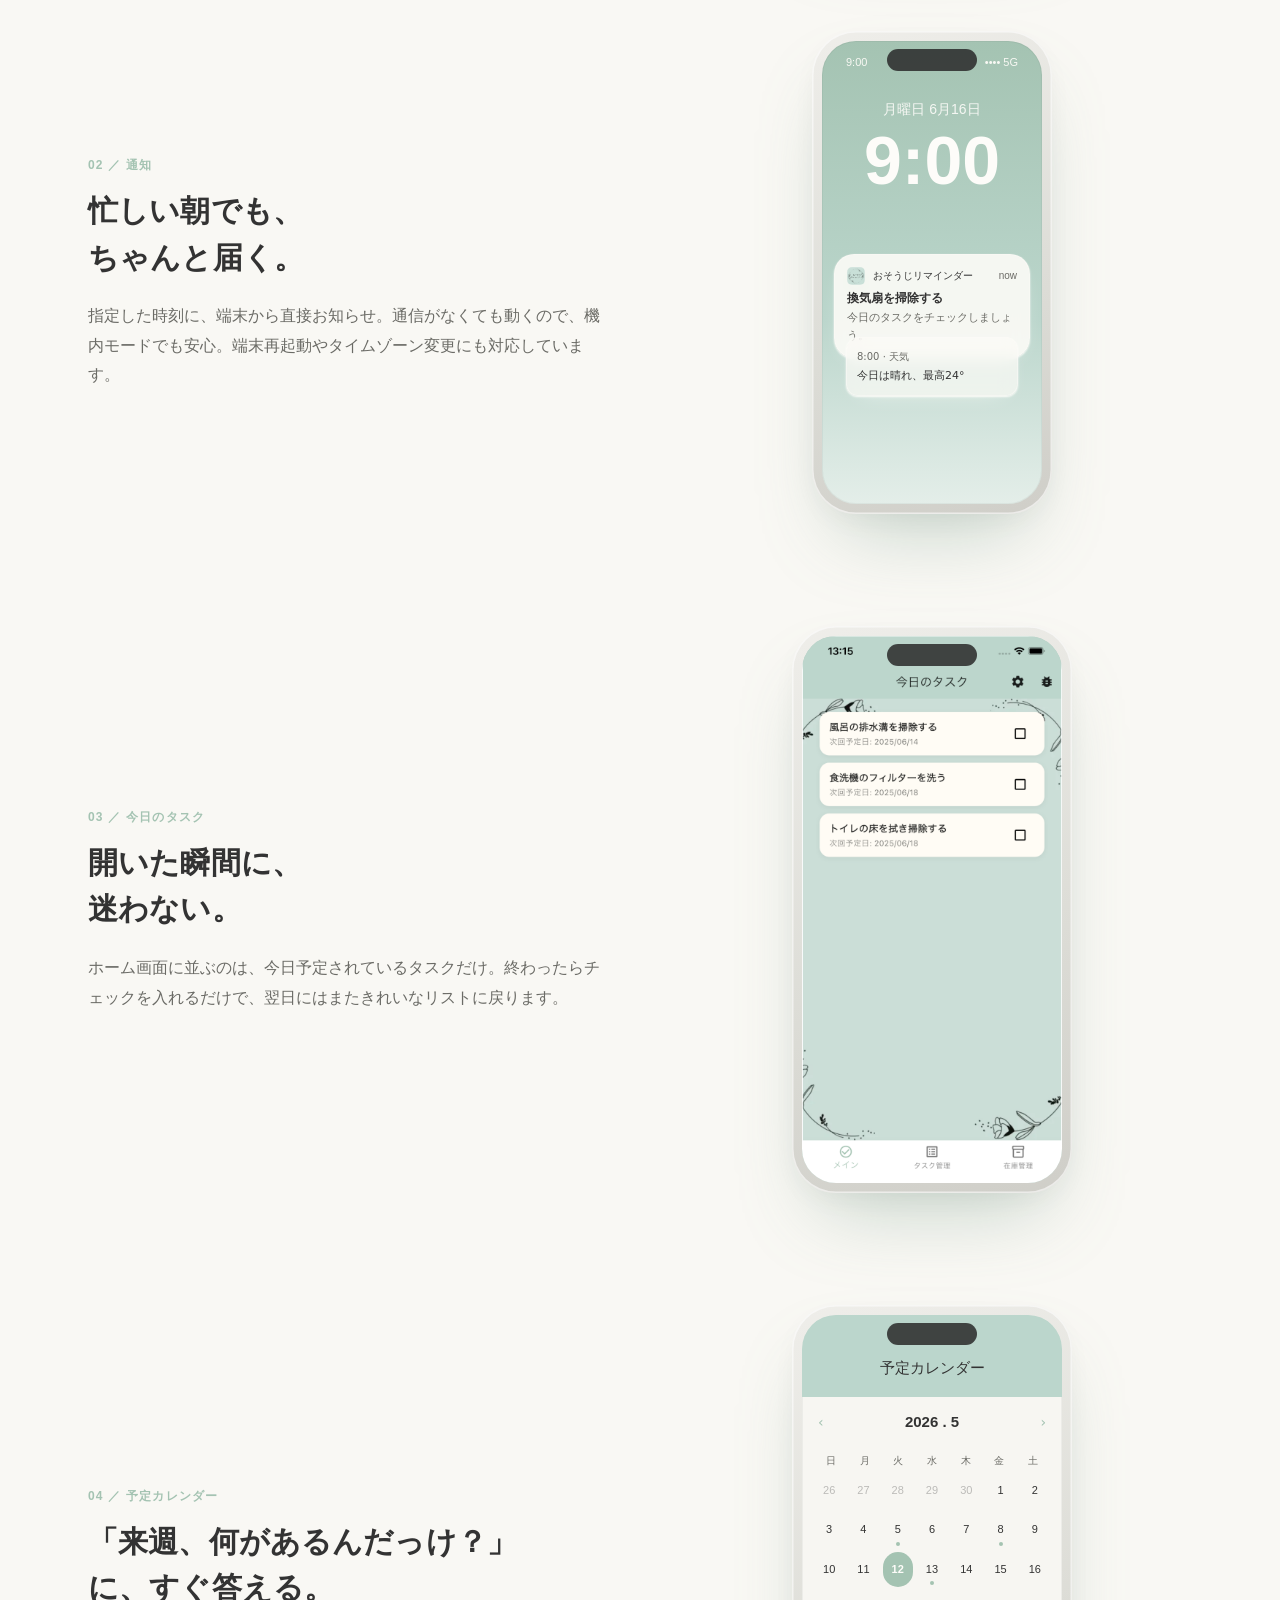
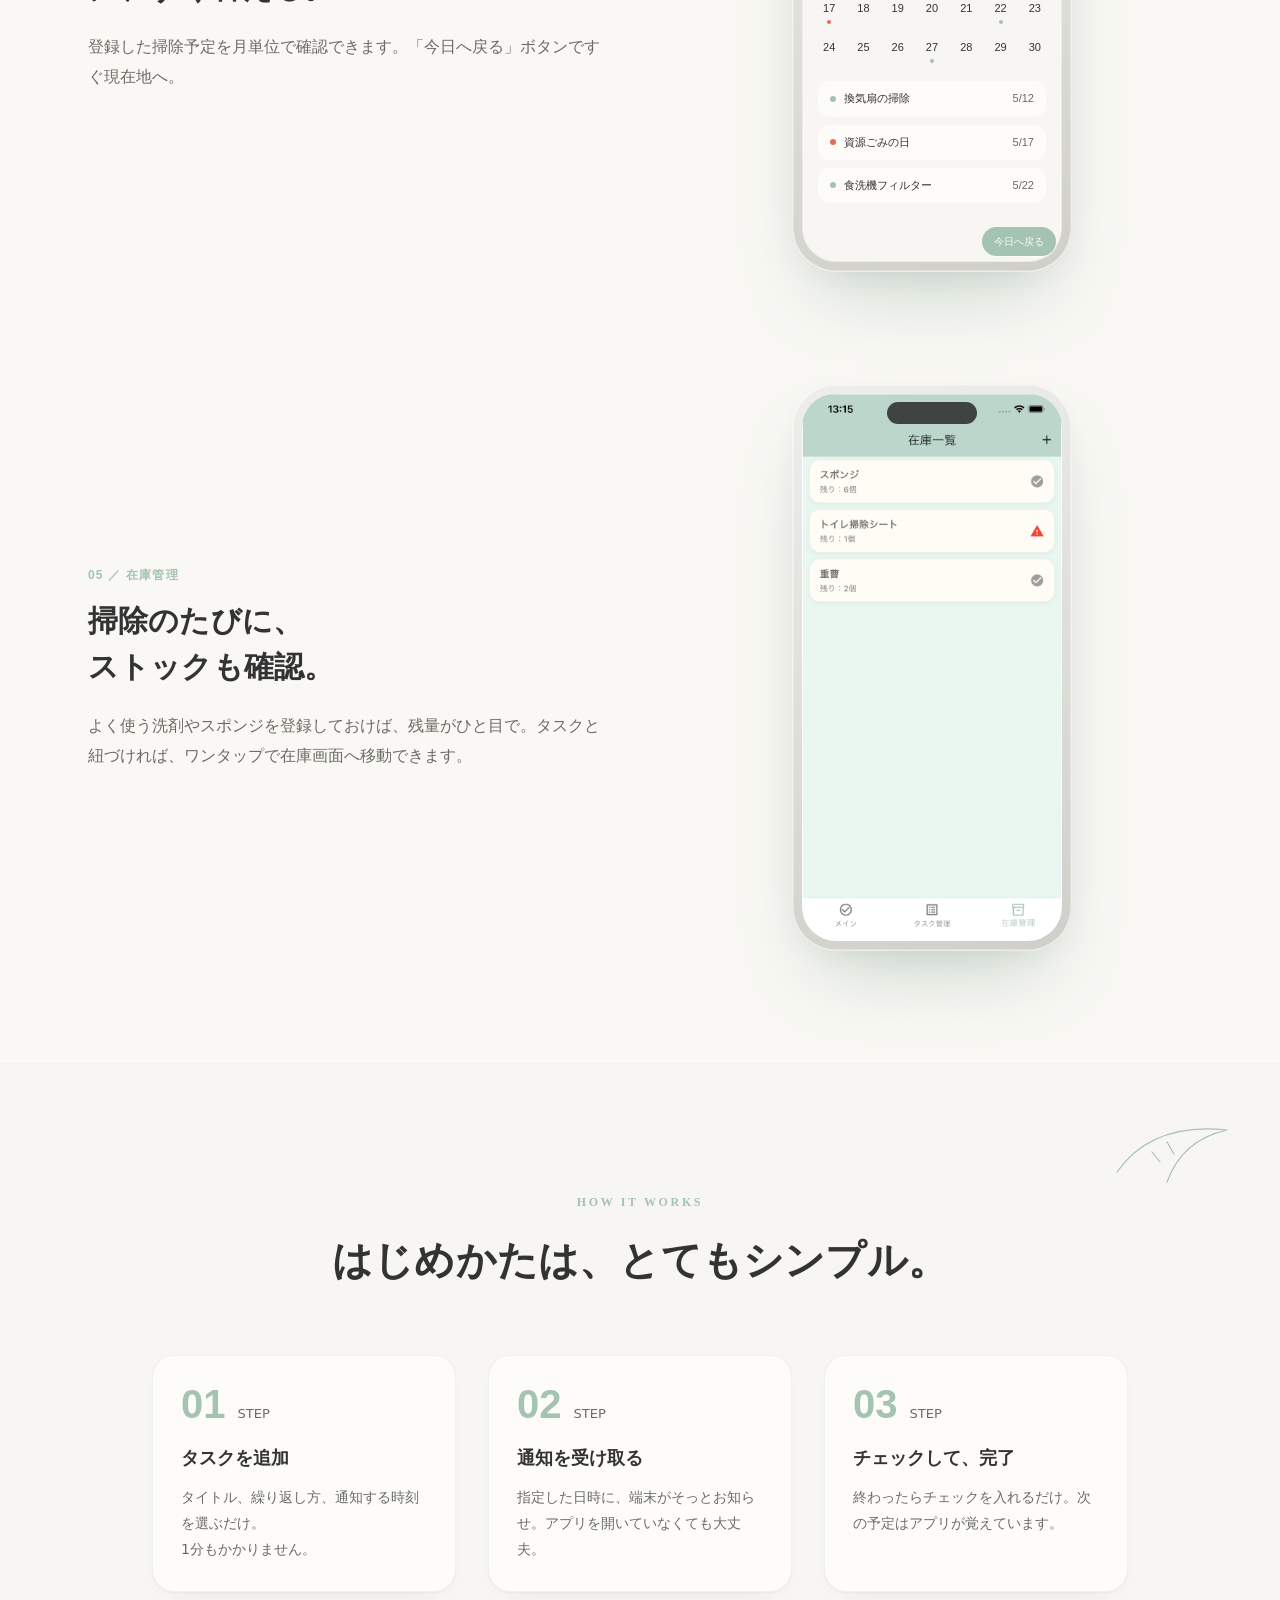
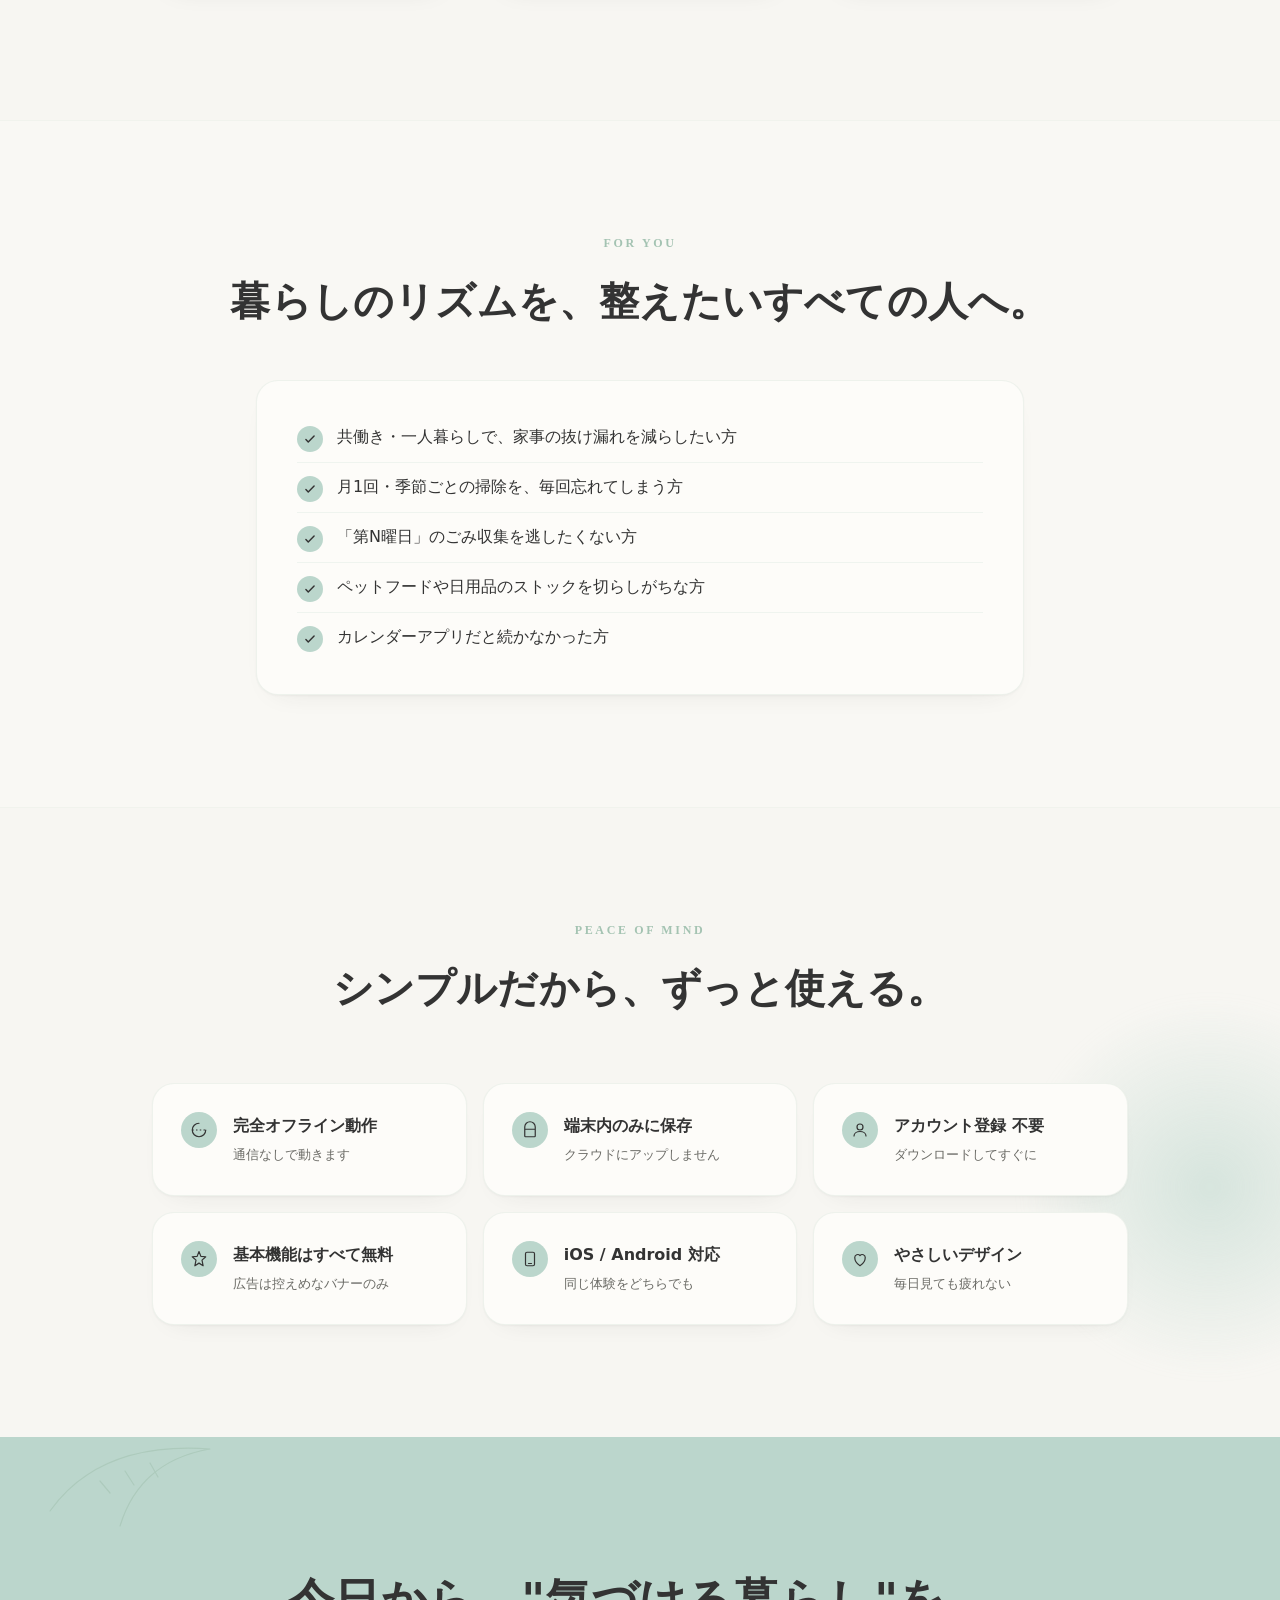
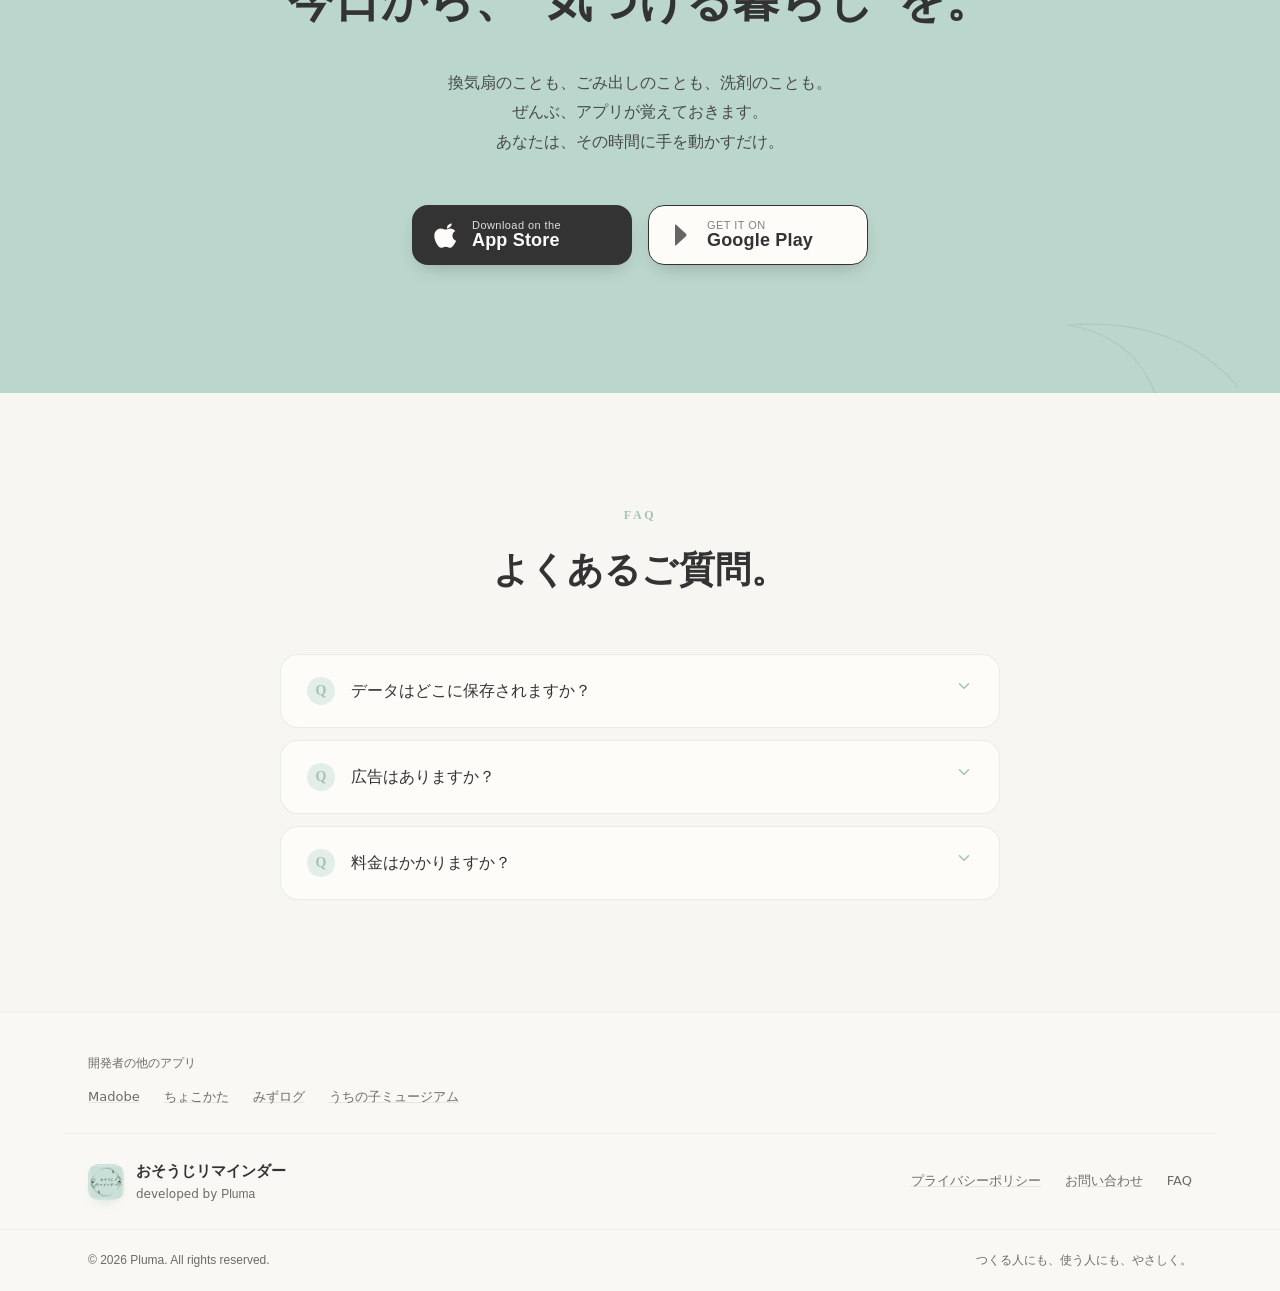
<file: osoujireminder/index.html>
<!doctype html>
<html lang="ja">
<head>
<meta charset="utf-8">
<meta name="viewport" content="width=device-width,initial-scale=1">
<title>おそうじリマインダー｜換気扇いつ掃除した？を解決する掃除・家事リマインダーアプリ</title>
<meta http-equiv="Content-Security-Policy" content="default-src 'self'; img-src 'self' https: data:; style-src 'self' 'unsafe-inline' https://fonts.googleapis.com; font-src 'self' https://fonts.gstatic.com data:; script-src 'self'; connect-src 'self'; object-src 'none'; base-uri 'self'; form-action 'self'; frame-ancestors 'none'; upgrade-insecure-requests">
<meta name="referrer" content="strict-origin-when-cross-origin">
<meta name="description" content="換気扇・エアコンフィルター・排水溝の掃除、第3日曜の資源ごみ、洗剤のストックまで、繰り返し家事をやさしくリマインドするiPhoneアプリ。「毎月第3日曜」「14日ごと」のような柔軟な繰り返し設定、通知、予定カレンダー、在庫管理を1つに。完全オフライン、アカウント登録不要、データは端末内のみ。無料・iOS。">
<meta name="keywords" content="掃除リマインダー,家事リマインダー,掃除アプリ,家事アプリ,換気扇 掃除 タイミング,ごみ収集 通知,第3日曜 ごみ,在庫管理 家庭,習慣化アプリ,iPhoneアプリ">
<link rel="canonical" href="https://plumahatchery.com/osoujireminder/">
<meta name="theme-color" content="#BBD6CC">
<meta name="robots" content="index,follow">
<link rel="icon" type="image/png" sizes="32x32" href="images/favicon-32.png">
<link rel="icon" type="image/png" sizes="192x192" href="images/icon-192.png">
<link rel="apple-touch-icon" sizes="180x180" href="images/apple-touch-icon.png">

<!-- Smart App Banner (iOS Safari) -->
<meta name="apple-itunes-app" content="app-id=6747059607">

<!-- Open Graph -->
<meta property="og:type" content="website">
<meta property="og:site_name" content="おそうじリマインダー">
<meta property="og:url" content="https://plumahatchery.com/osoujireminder/">
<meta property="og:title" content="おそうじリマインダー｜換気扇いつ掃除した？を解決する掃除・家事リマインダーアプリ">
<meta property="og:description" content="月1回・季節ごとの掃除も、第N曜日のごみ収集も、洗剤のストックも。繰り返し家事をやさしくリマインドする、完全オフラインの無料アプリ。柔軟な繰り返し・通知・予定カレンダー・在庫管理を1つに。">
<meta property="og:locale" content="ja_JP">
<meta property="og:image" content="https://plumahatchery.com/osoujireminder/og-image.png">
<meta property="og:image:width" content="1200">
<meta property="og:image:height" content="630">
<meta property="og:image:alt" content="おそうじリマインダー — 換気扇、いつ掃除した？ 家事リマインダーアプリ">

<!-- Twitter Card -->
<meta name="twitter:card" content="summary_large_image">
<meta name="twitter:title" content="おそうじリマインダー｜換気扇いつ掃除した？を解決する家事リマインダーアプリ">
<meta name="twitter:description" content="月1回・季節ごとの掃除も、第N曜日のごみ収集も、洗剤のストックも。繰り返し家事をやさしくリマインドする、完全オフラインの無料アプリ。">
<meta name="twitter:image" content="https://plumahatchery.com/osoujireminder/og-image.png">
<meta name="twitter:image:alt" content="おそうじリマインダー — 換気扇、いつ掃除した？">

<!-- Structured data: MobileApplication -->
<script type="application/ld+json">
{
  "@context": "https://schema.org",
  "@type": "MobileApplication",
  "name": "おそうじリマインダー",
  "alternateName": "Osouji Reminder",
  "description": "月1回・季節ごとの掃除や、第3日曜の資源ごみなど、繰り返し家事をやさしくリマインドするアプリ。柔軟な繰り返し設定、通知、予定カレンダー、在庫管理を搭載。完全オフライン、アカウント登録不要、データは端末内のみに保存。",
  "applicationCategory": "LifestyleApplication",
  "operatingSystem": "iOS, Android",
  "url": "https://plumahatchery.com/osoujireminder/",
  "image": "https://plumahatchery.com/osoujireminder/og-image.png",
  "downloadUrl": [
    "https://apps.apple.com/jp/app/id6747059607",
    "https://play.google.com/store/apps/details?id=com.plumahatchery.osouji_reminder"
  ],
  "inLanguage": "ja",
  "publisher": { "@type": "Organization", "name": "Pluma Hatchery", "url": "https://plumahatchery.com/" },
  "offers": { "@type": "Offer", "price": "0", "priceCurrency": "JPY" },
  "featureList": [
    "柔軟な繰り返し設定（毎日／毎週／毎月／第N曜日／N日ごと）",
    "通知（端末ローカル・オフライン動作・タイムゾーン対応）",
    "今日のタスク一覧",
    "予定カレンダー（月単位表示）",
    "在庫管理（洗剤・スポンジ等のストック追跡）",
    "完全オフライン動作",
    "アカウント登録不要"
  ]
}
</script>

<!-- Structured data: FAQPage -->
<script type="application/ld+json">
{
  "@context": "https://schema.org",
  "@type": "FAQPage",
  "inLanguage": "ja",
  "mainEntity": [
    { "@type": "Question", "name": "おそうじリマインダーはどんなアプリですか？", "acceptedAnswer": { "@type": "Answer", "text": "換気扇・エアコンフィルター・排水溝の掃除や、第3日曜の資源ごみ、洗剤のストックなど、繰り返し家事をやさしくリマインドするiPhoneアプリです。柔軟な繰り返し設定、通知、予定カレンダー、在庫管理を1つにまとめました。完全オフラインで動作し、アカウント登録は不要です。" } },
    { "@type": "Question", "name": "「毎月第3日曜」のような繰り返しは設定できますか？", "acceptedAnswer": { "@type": "Answer", "text": "はい、できます。毎日／毎週／毎月の基本指定に加え、「毎月 第3日曜日」「14日ごと」のような細かい指定にも対応しています。月によって日数が違っても、末日に自動でなじませる動作になります。" } },
    { "@type": "Question", "name": "データはどこに保存されますか？", "acceptedAnswer": { "@type": "Answer", "text": "すべて端末内に保存されます。外部サーバーには一切送信されません。現在は端末内保存のみのため、新端末では再登録をお願いします。" } },
    { "@type": "Question", "name": "広告はありますか？", "acceptedAnswer": { "@type": "Answer", "text": "画面下部に控えめなバナー広告が1つだけ表示されます。動画広告やポップアップはありません。" } },
    { "@type": "Question", "name": "料金はかかりますか？", "acceptedAnswer": { "@type": "Answer", "text": "基本機能はすべて無料でお使いいただけます。アカウント登録も不要です。" } },
    { "@type": "Question", "name": "オフラインでも使えますか？", "acceptedAnswer": { "@type": "Answer", "text": "はい、完全オフラインで動作します。通信なしでも通知が届き、機内モードでも問題なく使えます。端末再起動やタイムゾーン変更にも対応しています。" } }
  ]
}
</script>

<!-- Structured data: HowTo (はじめかた) -->
<script type="application/ld+json">
{
  "@context": "https://schema.org",
  "@type": "HowTo",
  "inLanguage": "ja",
  "name": "おそうじリマインダーのはじめかた",
  "description": "繰り返し家事のリマインダーを設定するまでの3ステップ。",
  "totalTime": "PT1M",
  "supply": [],
  "tool": [],
  "step": [
    {
      "@type": "HowToStep",
      "position": 1,
      "name": "タスクを追加",
      "text": "タイトル、繰り返し方、通知する時刻を選ぶだけ。1分もかかりません。",
      "url": "https://plumahatchery.com/osoujireminder/#steps"
    },
    {
      "@type": "HowToStep",
      "position": 2,
      "name": "通知を受け取る",
      "text": "指定した日時に、端末がそっとお知らせ。アプリを開いていなくても大丈夫。",
      "url": "https://plumahatchery.com/osoujireminder/#steps"
    },
    {
      "@type": "HowToStep",
      "position": 3,
      "name": "チェックして、完了",
      "text": "終わったらチェックを入れるだけ。次の予定はアプリが覚えています。",
      "url": "https://plumahatchery.com/osoujireminder/#steps"
    }
  ]
}
</script>

<!-- Structured data: BreadcrumbList -->
<script type="application/ld+json">
{
  "@context": "https://schema.org",
  "@type": "BreadcrumbList",
  "itemListElement": [
    { "@type": "ListItem", "position": 1, "name": "Pluma Hatchery", "item": "https://plumahatchery.com/" },
    { "@type": "ListItem", "position": 2, "name": "おそうじリマインダー", "item": "https://plumahatchery.com/osoujireminder/" }
  ]
}
</script>

<!-- Structured data: WebSite + SoftwareApplication publisher -->
<script type="application/ld+json">
{
  "@context": "https://schema.org",
  "@type": "WebSite",
  "name": "おそうじリマインダー",
  "alternateName": "Osouji Reminder",
  "url": "https://plumahatchery.com/osoujireminder/",
  "inLanguage": "ja",
  "publisher": { "@type": "Organization", "name": "Pluma Hatchery", "url": "https://plumahatchery.com/" }
}
</script>

<link rel="preconnect" href="https://fonts.googleapis.com">
<link rel="preconnect" href="https://fonts.gstatic.com" crossorigin>
<link href="https://fonts.googleapis.com/css2?family=Inter:wght@400;500;600;700&family=Noto+Sans+JP:wght@400;500;700&display=swap" rel="stylesheet">
<link rel="stylesheet" href="styles.css">
</head>
<body class="font-sans text-ink">

<!-- ============================ NAV ============================ -->
<header class="sticky top-0 z-40 backdrop-blur bg-base/80 border-b border-mintDeep/15">
  <nav class="max-w-6xl mx-auto px-6 py-4 flex items-center gap-6">
    <a href="#top" class="flex items-center gap-3">
      <span class="logo-mark" aria-label="おそうじリマインダー アイコン"></span>
      <span class="font-bold text-[15px] tracking-wide">おそうじリマインダー</span>
    </a>
    <div class="hidden md:flex items-center gap-7 ml-auto text-[14px] text-inkSoft">
      <a href="#features" class="hover:text-ink">機能</a>
      <a href="#steps" class="hover:text-ink">使い方</a>
      <a href="#faq" class="hover:text-ink">FAQ</a>
    </div>
    <a href="#download" class="ml-auto md:ml-0 inline-flex items-center gap-2 px-4 py-2 rounded-full bg-mintDeep text-card text-[13px] font-medium hover:bg-[#94b6a4] transition">
      ダウンロード
      <svg width="14" height="14" viewBox="0 0 24 24" fill="none"><path d="M5 12h14M13 6l6 6-6 6" stroke="currentColor" stroke-width="2" stroke-linecap="round" stroke-linejoin="round"/></svg>
    </a>
  </nav>
</header>

<!-- ============================ HERO ============================ -->
<section id="top" class="relative overflow-hidden">
  <div class="blob" style="width:520px;height:520px; top:-140px; right:-120px;"></div>
  <div class="blob" style="width:340px;height:340px; bottom:-80px; left:-80px; opacity:.35;"></div>
  <svg class="leaf absolute top-24 left-8 hidden lg:block" width="120" height="80" viewBox="0 0 120 80" aria-hidden="true">
    <path d="M5 60 Q40 10 115 18 Q70 28 55 70" />
    <path d="M40 40 L48 50 M55 30 L62 42 M72 24 L78 36" />
  </svg>
  <svg class="leaf absolute top-40 right-10 hidden lg:block" width="140" height="100" viewBox="0 0 140 100" aria-hidden="true">
    <path d="M130 75 Q90 20 12 30 Q60 38 80 88" />
    <path d="M95 50 L88 60 M75 40 L68 52" />
  </svg>

  <div class="max-w-6xl mx-auto px-6 pt-20 pb-12 text-center relative">
    <div class="inline-flex items-center gap-2 px-4 py-1.5 rounded-full bg-card border border-mintDeep/25 text-[12px] text-inkSoft mb-8">
      <span class="w-1.5 h-1.5 rounded-full bg-mintDeep"></span>
      <span class="en">iOS &amp; Android</span>
      <span class="text-mintDeep">·</span>
      <span>完全オフライン・無料</span>
    </div>

    <h1 class="h-display text-[34px] sm:text-[44px] md:text-[56px] text-ink">
      換気扇、いつ掃除した？<br/>
      <span class="text-inkSoft text-[28px] sm:text-[36px] md:text-[44px]">── 思い出せないなら、アプリに任せよう。</span>
    </h1>

    <p class="mt-8 max-w-2xl mx-auto text-[15px] sm:text-[16px] text-inkSoft leading-loose-jp">
      通知で気づいて、チェックして終わり。<br class="hidden sm:block"/>
      洗剤やスポンジのストックまで、これひとつで。
    </p>

    <div class="mt-10 flex flex-wrap gap-4 justify-center">
      <a href="#download" class="store-badge">
        <svg width="26" height="26" viewBox="0 0 24 24" fill="currentColor" aria-hidden="true"><path d="M16.365 1.43c0 1.14-.467 2.231-1.213 3.013-.812.866-2.121 1.532-3.196 1.447-.13-1.115.43-2.286 1.155-3.044C13.93 1.94 15.36 1.46 16.365 1.43zM20.4 17.32c-.547 1.26-.81 1.823-1.516 2.937-.985 1.553-2.373 3.487-4.093 3.502-1.527.014-1.92-.99-3.992-.978-2.072.011-2.504 1-4.032.986-1.72-.016-3.035-1.762-4.02-3.315C-.06 16.21-.353 11.43 1.346 8.88c1.208-1.814 3.114-2.875 4.905-2.875 1.823 0 2.97.999 4.475.999 1.46 0 2.35-1 4.458-1 1.594 0 3.283.867 4.487 2.367-3.945 2.16-3.305 7.79.73 8.949z"/></svg>
        <div class="text-left">
          <div class="sm en">Download on the</div>
          <div class="lg en">App Store</div>
        </div>
      </a>
      <a href="#download" class="store-badge light">
        <svg width="24" height="26" viewBox="0 0 512 512" fill="currentColor" aria-hidden="true"><path d="M325.3 234.3L104.7 32.4c-7.3-6.7-19-1.5-19 8.7v429.8c0 10.2 11.7 15.4 19 8.7l220.6-201.9c5.4-4.9 5.4-13.5 0-18.4z" opacity=".75"/><path d="M407.6 273.9l-58.4-33.7c-3.4-2-7.7-1.6-10.6 1.1l-46.2 42.3 46.2 42.3c2.9 2.7 7.2 3.1 10.6 1.1l58.4-33.7c10.1-5.9 10.1-19.5 0-25.4z"/></svg>
        <div class="text-left">
          <div class="sm en" style="color:#6B6B66">GET IT ON</div>
          <div class="lg en">Google Play</div>
        </div>
      </a>
    </div>

    <p class="mt-5 text-[12px] text-inkSoft/80">無料・登録不要・データは端末内のみ</p>

    <div class="mt-16 relative inline-block">
      <div class="absolute inset-0 -m-12 rounded-full bg-mint/40 blur-3xl"></div>
      <div class="phone phone-lg relative">
        <div class="phone-screen">
          <img src="images/screenshot-home.png" alt="おそうじリマインダーの今日のタスク画面 — 換気扇の掃除や資源ごみ収集など、今日やる家事タスクが一覧表示されている" width="712" height="1498" fetchpriority="high" />
        </div>
      </div>
      <div class="hidden md:flex absolute -left-24 top-1/3 items-center gap-3 bg-card px-4 py-3 rounded-2xl shadow-soft border border-mintDeep/15">
        <div class="w-9 h-9 rounded-full bg-mint grid place-items-center">
          <svg width="18" height="18" viewBox="0 0 24 24" fill="none" aria-hidden="true"><path d="M12 3a7 7 0 00-7 7v4l-2 3h18l-2-3v-4a7 7 0 00-7-7z" stroke="#333" stroke-width="1.6" stroke-linejoin="round"/><path d="M10 20a2 2 0 004 0" stroke="#333" stroke-width="1.6" stroke-linecap="round"/></svg>
        </div>
        <div class="text-left">
          <div class="text-[12px] text-inkSoft">9:00 通知</div>
          <div class="text-[13px] font-medium">換気扇を掃除する</div>
        </div>
      </div>
      <div class="hidden md:flex absolute -right-20 bottom-12 items-center gap-3 bg-card px-4 py-3 rounded-2xl shadow-soft border border-mintDeep/15">
        <div class="w-9 h-9 rounded-full bg-mintSoft grid place-items-center">
          <svg width="18" height="18" viewBox="0 0 24 24" fill="none" aria-hidden="true"><path d="M5 13l4 4L19 7" stroke="#A4C3B2" stroke-width="2.2" stroke-linecap="round" stroke-linejoin="round"/></svg>
        </div>
        <div class="text-left">
          <div class="text-[12px] text-inkSoft">完了</div>
          <div class="text-[13px] font-medium">次は3日後にお知らせ</div>
        </div>
      </div>
    </div>
  </div>
</section>

<!-- ============================ 2. EMPATHY ============================ -->
<section id="empathy" class="relative py-24 md:py-32">
  <div class="max-w-5xl mx-auto px-6">
    <div class="text-center mb-16">
      <div class="eyebrow mb-4">こんなこと、ありませんか？</div>
      <h2 class="h-display text-[28px] sm:text-[36px] md:text-[40px]">
        毎日じゃないお掃除ほど、<br class="sm:hidden"/>忘れてしまう。
      </h2>
    </div>

    <div class="grid sm:grid-cols-2 gap-5">
      <div class="nat-card">
        <div class="text-mintDeep mb-3">
          <svg width="28" height="28" viewBox="0 0 24 24" fill="none" aria-hidden="true"><circle cx="12" cy="12" r="9" stroke="currentColor" stroke-width="1.5"/><path d="M12 7v5l3 2" stroke="currentColor" stroke-width="1.5" stroke-linecap="round"/></svg>
        </div>
        <p class="leading-loose-jp">換気扇、エアコンのフィルター、排水溝…<br/>前回いつだったか思い出せない。</p>
      </div>
      <div class="nat-card">
        <div class="text-mintDeep mb-3">
          <svg width="28" height="28" viewBox="0 0 24 24" fill="none" aria-hidden="true"><rect x="4" y="5" width="16" height="15" rx="2" stroke="currentColor" stroke-width="1.5"/><path d="M4 9h16M9 3v4M15 3v4" stroke="currentColor" stroke-width="1.5" stroke-linecap="round"/></svg>
        </div>
        <p class="leading-loose-jp">「第3日曜は資源ごみ」── 気づいたら<br/>翌朝になっていた。</p>
      </div>
      <div class="nat-card">
        <div class="text-mintDeep mb-3">
          <svg width="28" height="28" viewBox="0 0 24 24" fill="none" aria-hidden="true"><path d="M6 7h12l-1 13H7L6 7z" stroke="currentColor" stroke-width="1.5" stroke-linejoin="round"/><path d="M9 7V5a3 3 0 016 0v2" stroke="currentColor" stroke-width="1.5"/></svg>
        </div>
        <p class="leading-loose-jp">洗剤の詰め替えを買い忘れて、<br/>切らしてから慌てる。</p>
      </div>
      <div class="nat-card">
        <div class="text-mintDeep mb-3">
          <svg width="28" height="28" viewBox="0 0 24 24" fill="none" aria-hidden="true"><rect x="3" y="5" width="18" height="16" rx="2" stroke="currentColor" stroke-width="1.5"/><path d="M3 10h18M8 14h3M8 17h6" stroke="currentColor" stroke-width="1.5" stroke-linecap="round"/></svg>
        </div>
        <p class="leading-loose-jp">カレンダーアプリに書き込むのは、<br/>なんだか大げさで続かない。</p>
      </div>
    </div>

    <p class="text-center mt-14 max-w-2xl mx-auto text-inkSoft leading-loose-jp">
      そんな<span class="text-ink font-medium">"ちょっと面倒な家のこと"</span>を、<br/>やさしくリマインドするためのアプリです。
    </p>
  </div>
</section>

<!-- ============================ 3. FEATURES ============================ -->
<section id="features" class="relative py-20 md:py-28 bg-card/60 border-y border-mintDeep/10">
  <div class="max-w-6xl mx-auto px-6">
    <div class="text-center mb-20">
      <div class="eyebrow mb-4">FEATURES</div>
      <h2 class="h-display text-[28px] sm:text-[36px] md:text-[42px]">5つの、ちいさな仕組み。</h2>
    </div>

    <div class="space-y-28">

      <div class="feat-row">
        <div>
          <div class="text-[12px] en tracking-widest text-mintDeep font-semibold mb-3">01 ／ 柔軟な繰り返し設定</div>
          <h3 class="h-display text-[24px] sm:text-[30px] mb-5">「毎日」も「第3日曜」も、<br/>思いどおりに。</h3>
          <p class="text-inkSoft leading-loose-jp">
            毎日／毎週／毎月はもちろん、<span class="text-ink">「毎月 第3日曜日」「14日ごと」</span>のような細かい指定もOK。月によって日数が違っても、末日に自動でなじませてくれます。
          </p>
        </div>
        <div class="feat-art flex justify-center">
          <div class="phone"><div class="phone-screen"><img src="images/screenshot-task-edit.png" alt="タスクの繰り返し設定画面 — 毎月第3日曜日や14日ごとなど、柔軟な繰り返しパターンを設定できる" width="712" height="1498" loading="lazy"/></div></div>
        </div>
      </div>

      <div class="feat-row reverse">
        <div>
          <div class="text-[12px] en tracking-widest text-mintDeep font-semibold mb-3">02 ／ 通知</div>
          <h3 class="h-display text-[24px] sm:text-[30px] mb-5">忙しい朝でも、<br/>ちゃんと届く。</h3>
          <p class="text-inkSoft leading-loose-jp">
            指定した時刻に、端末から直接お知らせ。通信がなくても動くので、機内モードでも安心。端末再起動やタイムゾーン変更にも対応しています。
          </p>
        </div>
        <div class="feat-art flex justify-center">
          <div class="phone phone-sm">
            <div class="phone-screen relative" style="background:linear-gradient(180deg,#A4C3B2,#BBD6CC 60%,#E4EEE9);">
              <div class="absolute top-3 left-0 right-0 flex justify-between px-6 text-[11px] en text-card/95 font-medium">
                <span>9:00</span><span>•••• 5G</span>
              </div>
              <div class="absolute top-14 left-0 right-0 text-center text-card">
                <div class="en text-[14px] font-medium opacity-90">月曜日 6月16日</div>
                <div class="en text-[68px] font-semibold leading-none mt-1">9:00</div>
              </div>
              <div class="absolute left-3 right-3" style="top:46%;">
                <div class="bg-card/90 backdrop-blur rounded-2xl p-3 shadow-card border border-card/60">
                  <div class="flex items-center gap-2 text-[10px] text-inkSoft mb-1.5">
                    <span class="logo-mark" style="width:18px;height:18px;border-radius:5px;" aria-hidden="true"></span>
                    <span class="font-medium text-ink">おそうじリマインダー</span>
                    <span class="ml-auto en">now</span>
                  </div>
                  <div class="text-[12px] font-bold text-ink leading-tight">換気扇を掃除する</div>
                  <div class="text-[10.5px] text-inkSoft mt-0.5">今日のタスクをチェックしましょう。</div>
                </div>
              </div>
              <div class="absolute left-6 right-6" style="top:64%;">
                <div class="bg-card/70 backdrop-blur rounded-xl p-2.5 shadow-card border border-card/50">
                  <div class="text-[10px] text-inkSoft">8:00 · 天気</div>
                  <div class="text-[11px] font-medium text-ink">今日は晴れ、最高24°</div>
                </div>
              </div>
            </div>
          </div>
        </div>
      </div>

      <div class="feat-row">
        <div>
          <div class="text-[12px] en tracking-widest text-mintDeep font-semibold mb-3">03 ／ 今日のタスク</div>
          <h3 class="h-display text-[24px] sm:text-[30px] mb-5">開いた瞬間に、<br/>迷わない。</h3>
          <p class="text-inkSoft leading-loose-jp">
            ホーム画面に並ぶのは、今日予定されているタスクだけ。終わったらチェックを入れるだけで、翌日にはまたきれいなリストに戻ります。
          </p>
        </div>
        <div class="feat-art flex justify-center">
          <div class="phone"><div class="phone-screen"><img src="images/screenshot-home.png" alt="今日のタスク画面 — 今日予定されている掃除タスクだけが並び、チェックして完了するシンプルなUI" width="712" height="1498" loading="lazy"/></div></div>
        </div>
      </div>

      <div class="feat-row reverse">
        <div>
          <div class="text-[12px] en tracking-widest text-mintDeep font-semibold mb-3">04 ／ 予定カレンダー</div>
          <h3 class="h-display text-[24px] sm:text-[30px] mb-5">「来週、何があるんだっけ？」<br/>に、すぐ答える。</h3>
          <p class="text-inkSoft leading-loose-jp">
            登録した掃除予定を月単位で確認できます。「今日へ戻る」ボタンですぐ現在地へ。
          </p>
        </div>
        <div class="feat-art flex justify-center">
          <div class="phone">
            <div class="phone-screen" style="background:#F7F6F2;">
              <div class="px-4 pt-10 pb-4" style="background:#BBD6CC;">
                <div class="text-center text-[15px] font-medium text-ink">予定カレンダー</div>
              </div>
              <div class="px-4 py-3 flex items-center justify-between">
                <button class="text-mintDeep text-[14px]">‹</button>
                <div class="text-[15px] font-bold en">2026 . 5</div>
                <button class="text-mintDeep text-[14px]">›</button>
              </div>
              <div class="px-3 grid grid-cols-7 text-[10px] text-inkSoft text-center py-1">
                <div>日</div><div>月</div><div>火</div><div>水</div><div>木</div><div>金</div><div>土</div>
              </div>
              <div class="px-3 grid grid-cols-7 gap-1 text-[11px] en text-center">
                <div class="opacity-30 py-2">26</div><div class="opacity-30 py-2">27</div><div class="opacity-30 py-2">28</div><div class="opacity-30 py-2">29</div><div class="opacity-30 py-2">30</div><div class="py-2">1</div><div class="py-2">2</div>
                <div class="py-2">3</div><div class="py-2">4</div><div class="py-2 relative">5<span class="absolute bottom-0.5 left-1/2 -translate-x-1/2 w-1 h-1 rounded-full bg-mintDeep"></span></div><div class="py-2">6</div><div class="py-2">7</div><div class="py-2 relative">8<span class="absolute bottom-0.5 left-1/2 -translate-x-1/2 w-1 h-1 rounded-full bg-mintDeep"></span></div><div class="py-2">9</div>
                <div class="py-2">10</div><div class="py-2">11</div><div class="py-2 rounded-full bg-mintDeep text-card font-bold">12</div><div class="py-2 relative">13<span class="absolute bottom-0.5 left-1/2 -translate-x-1/2 w-1 h-1 rounded-full bg-mintDeep"></span></div><div class="py-2">14</div><div class="py-2">15</div><div class="py-2">16</div>
                <div class="py-2 relative">17<span class="absolute bottom-0.5 left-1/2 -translate-x-1/2 w-1 h-1 rounded-full bg-accent"></span></div><div class="py-2">18</div><div class="py-2">19</div><div class="py-2">20</div><div class="py-2">21</div><div class="py-2 relative">22<span class="absolute bottom-0.5 left-1/2 -translate-x-1/2 w-1 h-1 rounded-full bg-mintDeep"></span></div><div class="py-2">23</div>
                <div class="py-2">24</div><div class="py-2">25</div><div class="py-2">26</div><div class="py-2 relative">27<span class="absolute bottom-0.5 left-1/2 -translate-x-1/2 w-1 h-1 rounded-full bg-mintDeep"></span></div><div class="py-2">28</div><div class="py-2">29</div><div class="py-2">30</div>
              </div>
              <div class="px-4 mt-4 space-y-2">
                <div class="bg-card rounded-xl px-3 py-2 text-[11px] flex items-center gap-2">
                  <span class="w-1.5 h-1.5 rounded-full bg-mintDeep"></span>
                  <span class="font-medium">換気扇の掃除</span><span class="text-inkSoft ml-auto en">5/12</span>
                </div>
                <div class="bg-card rounded-xl px-3 py-2 text-[11px] flex items-center gap-2">
                  <span class="w-1.5 h-1.5 rounded-full bg-accent"></span>
                  <span class="font-medium">資源ごみの日</span><span class="text-inkSoft ml-auto en">5/17</span>
                </div>
                <div class="bg-card rounded-xl px-3 py-2 text-[11px] flex items-center gap-2">
                  <span class="w-1.5 h-1.5 rounded-full bg-mintDeep"></span>
                  <span class="font-medium">食洗機フィルター</span><span class="text-inkSoft ml-auto en">5/22</span>
                </div>
              </div>
              <div class="absolute bottom-4 right-4">
                <div class="px-3 py-1.5 rounded-full bg-mintDeep text-card text-[10px] font-medium shadow-card">今日へ戻る</div>
              </div>
            </div>
          </div>
        </div>
      </div>

      <div class="feat-row">
        <div>
          <div class="text-[12px] en tracking-widest text-mintDeep font-semibold mb-3">05 ／ 在庫管理</div>
          <h3 class="h-display text-[24px] sm:text-[30px] mb-5">掃除のたびに、<br/>ストックも確認。</h3>
          <p class="text-inkSoft leading-loose-jp">
            よく使う洗剤やスポンジを登録しておけば、残量がひと目で。タスクと紐づければ、ワンタップで在庫画面へ移動できます。
          </p>
        </div>
        <div class="feat-art flex justify-center">
          <div class="phone"><div class="phone-screen"><img src="images/screenshot-inventory.png" alt="洗剤・スポンジなどの在庫管理画面 — よく使う日用品の残量がひと目で分かり、切らす前に補充できる" width="712" height="1498" loading="lazy"/></div></div>
        </div>
      </div>

    </div>
  </div>
</section>

<!-- ============================ 4. STEPS ============================ -->
<section id="steps" class="py-24 md:py-32 relative overflow-hidden">
  <svg class="leaf absolute top-12 right-12 hidden md:block" width="120" height="80" viewBox="0 0 120 80" aria-hidden="true">
    <path d="M5 60 Q40 10 115 18 Q70 28 55 70"/><path d="M40 40 L48 50 M55 30 L62 42"/>
  </svg>
  <div class="max-w-5xl mx-auto px-6">
    <div class="text-center mb-16">
      <div class="eyebrow mb-4">HOW IT WORKS</div>
      <h2 class="h-display text-[28px] sm:text-[36px] md:text-[40px]">はじめかたは、とてもシンプル。</h2>
    </div>

    <div class="grid md:grid-cols-3 gap-8">
      <div class="nat-card">
        <div class="flex items-baseline gap-3 mb-4">
          <span class="en text-mintDeep text-[40px] font-bold leading-none">01</span>
          <span class="text-[13px] text-inkSoft">STEP</span>
        </div>
        <h4 class="text-[18px] font-bold mb-3">タスクを追加</h4>
        <p class="text-inkSoft text-[14px] leading-loose-jp">
          タイトル、繰り返し方、通知する時刻を選ぶだけ。<br/>1分もかかりません。
        </p>
      </div>
      <div class="nat-card">
        <div class="flex items-baseline gap-3 mb-4">
          <span class="en text-mintDeep text-[40px] font-bold leading-none">02</span>
          <span class="text-[13px] text-inkSoft">STEP</span>
        </div>
        <h4 class="text-[18px] font-bold mb-3">通知を受け取る</h4>
        <p class="text-inkSoft text-[14px] leading-loose-jp">
          指定した日時に、端末がそっとお知らせ。アプリを開いていなくても大丈夫。
        </p>
      </div>
      <div class="nat-card">
        <div class="flex items-baseline gap-3 mb-4">
          <span class="en text-mintDeep text-[40px] font-bold leading-none">03</span>
          <span class="text-[13px] text-inkSoft">STEP</span>
        </div>
        <h4 class="text-[18px] font-bold mb-3">チェックして、完了</h4>
        <p class="text-inkSoft text-[14px] leading-loose-jp">
          終わったらチェックを入れるだけ。次の予定はアプリが覚えています。
        </p>
      </div>
    </div>
  </div>
</section>

<!-- ============================ 5. FOR YOU ============================ -->
<section id="foryou" class="py-24 md:py-28 bg-card/60 border-y border-mintDeep/10">
  <div class="max-w-4xl mx-auto px-6">
    <div class="text-center mb-12">
      <div class="eyebrow mb-4">FOR YOU</div>
      <h2 class="h-display text-[28px] sm:text-[36px] md:text-[40px]">
        暮らしのリズムを、<br class="sm:hidden"/>整えたいすべての人へ。
      </h2>
    </div>

    <div class="nat-card max-w-3xl mx-auto" style="padding:32px 40px;">
      <ul class="divide-y divide-mintDeep/15">
        <li class="check-row"><span class="ic"><svg width="14" height="14" viewBox="0 0 24 24" fill="none" aria-hidden="true"><path d="M5 13l4 4L19 7" stroke="#333" stroke-width="2.5" stroke-linecap="round" stroke-linejoin="round"/></svg></span><span>共働き・一人暮らしで、家事の抜け漏れを減らしたい方</span></li>
        <li class="check-row"><span class="ic"><svg width="14" height="14" viewBox="0 0 24 24" fill="none" aria-hidden="true"><path d="M5 13l4 4L19 7" stroke="#333" stroke-width="2.5" stroke-linecap="round" stroke-linejoin="round"/></svg></span><span>月1回・季節ごとの掃除を、毎回忘れてしまう方</span></li>
        <li class="check-row"><span class="ic"><svg width="14" height="14" viewBox="0 0 24 24" fill="none" aria-hidden="true"><path d="M5 13l4 4L19 7" stroke="#333" stroke-width="2.5" stroke-linecap="round" stroke-linejoin="round"/></svg></span><span>「第N曜日」のごみ収集を逃したくない方</span></li>
        <li class="check-row"><span class="ic"><svg width="14" height="14" viewBox="0 0 24 24" fill="none" aria-hidden="true"><path d="M5 13l4 4L19 7" stroke="#333" stroke-width="2.5" stroke-linecap="round" stroke-linejoin="round"/></svg></span><span>ペットフードや日用品のストックを切らしがちな方</span></li>
        <li class="check-row"><span class="ic"><svg width="14" height="14" viewBox="0 0 24 24" fill="none" aria-hidden="true"><path d="M5 13l4 4L19 7" stroke="#333" stroke-width="2.5" stroke-linecap="round" stroke-linejoin="round"/></svg></span><span>カレンダーアプリだと続かなかった方</span></li>
      </ul>
    </div>
  </div>
</section>

<!-- ============================ 6. TRUST ============================ -->
<section id="trust" class="py-24 md:py-28 relative overflow-hidden">
  <div class="blob" style="width:380px;height:380px; top:30%; right:-120px;"></div>
  <div class="max-w-5xl mx-auto px-6 relative">
    <div class="text-center mb-16">
      <div class="eyebrow mb-4">PEACE OF MIND</div>
      <h2 class="h-display text-[28px] sm:text-[36px] md:text-[40px]">シンプルだから、ずっと使える。</h2>
    </div>

    <div class="grid sm:grid-cols-2 md:grid-cols-3 gap-4">
      <div class="nat-card flex items-start gap-4">
        <div class="w-9 h-9 rounded-full bg-mint flex-none grid place-items-center">
          <svg width="18" height="18" viewBox="0 0 24 24" fill="none" aria-hidden="true"><path d="M3 12a9 9 0 1018 0M3 12a9 9 0 019-9" stroke="#333" stroke-width="1.6" stroke-linecap="round"/><path d="M3 12l18 0" stroke="#333" stroke-width="1.6" stroke-dasharray="2 3"/></svg>
        </div>
        <div>
          <div class="font-bold mb-1">完全オフライン動作</div>
          <div class="text-[13px] text-inkSoft">通信なしで動きます</div>
        </div>
      </div>
      <div class="nat-card flex items-start gap-4">
        <div class="w-9 h-9 rounded-full bg-mint flex-none grid place-items-center">
          <svg width="18" height="18" viewBox="0 0 24 24" fill="none" aria-hidden="true"><path d="M5 11V8a7 7 0 1114 0v3M5 11h14v9a1 1 0 01-1 1H6a1 1 0 01-1-1v-9z" stroke="#333" stroke-width="1.6" stroke-linejoin="round"/></svg>
        </div>
        <div>
          <div class="font-bold mb-1">端末内のみに保存</div>
          <div class="text-[13px] text-inkSoft">クラウドにアップしません</div>
        </div>
      </div>
      <div class="nat-card flex items-start gap-4">
        <div class="w-9 h-9 rounded-full bg-mint flex-none grid place-items-center">
          <svg width="18" height="18" viewBox="0 0 24 24" fill="none" aria-hidden="true"><circle cx="12" cy="8" r="4" stroke="#333" stroke-width="1.6"/><path d="M4 20c0-4 4-6 8-6s8 2 8 6" stroke="#333" stroke-width="1.6" stroke-linecap="round"/></svg>
        </div>
        <div>
          <div class="font-bold mb-1">アカウント登録 不要</div>
          <div class="text-[13px] text-inkSoft">ダウンロードしてすぐに</div>
        </div>
      </div>
      <div class="nat-card flex items-start gap-4">
        <div class="w-9 h-9 rounded-full bg-mint flex-none grid place-items-center">
          <svg width="18" height="18" viewBox="0 0 24 24" fill="none" aria-hidden="true"><path d="M12 2l2.5 6.5L21 9l-5 4.5L17.5 21 12 17.5 6.5 21 8 13.5 3 9l6.5-.5L12 2z" stroke="#333" stroke-width="1.6" stroke-linejoin="round"/></svg>
        </div>
        <div>
          <div class="font-bold mb-1">基本機能はすべて無料</div>
          <div class="text-[13px] text-inkSoft">広告は控えめなバナーのみ</div>
        </div>
      </div>
      <div class="nat-card flex items-start gap-4">
        <div class="w-9 h-9 rounded-full bg-mint flex-none grid place-items-center">
          <svg width="18" height="18" viewBox="0 0 24 24" fill="none" aria-hidden="true"><rect x="6" y="3" width="12" height="18" rx="2" stroke="#333" stroke-width="1.6"/><path d="M10 18h4" stroke="#333" stroke-width="1.6" stroke-linecap="round"/></svg>
        </div>
        <div>
          <div class="font-bold mb-1">iOS / Android 対応</div>
          <div class="text-[13px] text-inkSoft">同じ体験をどちらでも</div>
        </div>
      </div>
      <div class="nat-card flex items-start gap-4">
        <div class="w-9 h-9 rounded-full bg-mint flex-none grid place-items-center">
          <svg width="18" height="18" viewBox="0 0 24 24" fill="none" aria-hidden="true"><path d="M12 21s-7-4.5-7-11a4 4 0 017-2.6A4 4 0 0119 10c0 6.5-7 11-7 11z" stroke="#333" stroke-width="1.6" stroke-linejoin="round"/></svg>
        </div>
        <div>
          <div class="font-bold mb-1">やさしいデザイン</div>
          <div class="text-[13px] text-inkSoft">毎日見ても疲れない</div>
        </div>
      </div>
    </div>
  </div>
</section>

<!-- ============================ 7. FINAL CTA ============================ -->
<section id="download" class="relative py-24 md:py-32 overflow-hidden" style="background:#BBD6CC;">
  <svg class="leaf absolute -top-4 left-10 opacity-60" width="180" height="120" viewBox="0 0 180 120" aria-hidden="true">
    <path d="M10 90 Q60 20 170 28 Q100 40 80 105" stroke="#FDFCF9" fill="none" stroke-width="1.4" stroke-linecap="round"/>
    <path d="M60 60 L70 72 M85 50 L94 64 M110 42 L118 56" stroke="#FDFCF9" fill="none" stroke-width="1.2" stroke-linecap="round"/>
  </svg>
  <svg class="leaf absolute -bottom-6 right-8 opacity-60" width="200" height="130" viewBox="0 0 200 130" aria-hidden="true">
    <path d="M190 100 Q130 30 20 38 Q90 50 110 115" stroke="#FDFCF9" fill="none" stroke-width="1.4" stroke-linecap="round"/>
  </svg>

  <div class="max-w-3xl mx-auto px-6 text-center relative">
    <h2 class="h-display text-[28px] sm:text-[38px] md:text-[46px]">
      今日から、<br class="sm:hidden"/>"気づける暮らし"を。
    </h2>
    <p class="mt-8 text-[15px] sm:text-[16px] text-ink/85 leading-loose-jp max-w-2xl mx-auto">
      換気扇のことも、ごみ出しのことも、洗剤のことも。<br/>
      ぜんぶ、アプリが覚えておきます。<br/>
      あなたは、その時間に手を動かすだけ。
    </p>
    <div class="mt-12 flex flex-wrap gap-4 justify-center">
      <a href="https://apps.apple.com/jp/app/%E3%81%8A%E3%81%9D%E3%81%86%E3%81%98%E3%83%AA%E3%83%9E%E3%82%A4%E3%83%B3%E3%83%80%E3%83%BC/id6747059607" target="_blank" rel="noopener" class="store-badge">
        <svg width="26" height="26" viewBox="0 0 24 24" fill="currentColor" aria-hidden="true"><path d="M16.365 1.43c0 1.14-.467 2.231-1.213 3.013-.812.866-2.121 1.532-3.196 1.447-.13-1.115.43-2.286 1.155-3.044C13.93 1.94 15.36 1.46 16.365 1.43zM20.4 17.32c-.547 1.26-.81 1.823-1.516 2.937-.985 1.553-2.373 3.487-4.093 3.502-1.527.014-1.92-.99-3.992-.978-2.072.011-2.504 1-4.032.986-1.72-.016-3.035-1.762-4.02-3.315C-.06 16.21-.353 11.43 1.346 8.88c1.208-1.814 3.114-2.875 4.905-2.875 1.823 0 2.97.999 4.475.999 1.46 0 2.35-1 4.458-1 1.594 0 3.283.867 4.487 2.367-3.945 2.16-3.305 7.79.73 8.949z"/></svg>
        <div class="text-left">
          <div class="sm en">Download on the</div>
          <div class="lg en">App Store</div>
        </div>
      </a>
      <a href="https://play.google.com/store/apps/details?id=com.plumahatchery.osouji_reminder" target="_blank" rel="noopener" class="store-badge light">
        <svg width="24" height="26" viewBox="0 0 512 512" fill="currentColor" aria-hidden="true"><path d="M325.3 234.3L104.7 32.4c-7.3-6.7-19-1.5-19 8.7v429.8c0 10.2 11.7 15.4 19 8.7l220.6-201.9c5.4-4.9 5.4-13.5 0-18.4z" opacity=".75"/></svg>
        <div class="text-left">
          <div class="sm en" style="color:#6B6B66">GET IT ON</div>
          <div class="lg en">Google Play</div>
        </div>
      </a>
    </div>
  </div>
</section>

<!-- ============================ 8. FAQ ============================ -->
<section id="faq" class="py-24 md:py-28">
  <div class="max-w-3xl mx-auto px-6">
    <div class="text-center mb-14">
      <div class="eyebrow mb-4">FAQ</div>
      <h2 class="h-display text-[28px] sm:text-[36px]">よくあるご質問。</h2>
    </div>
    <div class="space-y-3">
      <details class="faq">
        <summary>
          <span class="q-mark en">Q</span>
          <span>データはどこに保存されますか？</span>
          <svg class="chev" width="18" height="18" viewBox="0 0 24 24" fill="none" aria-hidden="true"><path d="M6 9l6 6 6-6" stroke="currentColor" stroke-width="2" stroke-linecap="round" stroke-linejoin="round"/></svg>
        </summary>
        <div class="ans leading-loose-jp">
          すべて端末内に保存されます。外部サーバーには一切送信されません。<br/>
          現在は端末内保存のみのため、新端末で再登録をお願いします。
        </div>
      </details>
      <details class="faq">
        <summary>
          <span class="q-mark en">Q</span>
          <span>広告はありますか？</span>
          <svg class="chev" width="18" height="18" viewBox="0 0 24 24" fill="none" aria-hidden="true"><path d="M6 9l6 6 6-6" stroke="currentColor" stroke-width="2" stroke-linecap="round" stroke-linejoin="round"/></svg>
        </summary>
        <div class="ans leading-loose-jp">
          画面下部に控えめなバナー広告が1つだけ表示されます。動画広告やポップアップはありません。
        </div>
      </details>
      <details class="faq">
        <summary>
          <span class="q-mark en">Q</span>
          <span>料金はかかりますか？</span>
          <svg class="chev" width="18" height="18" viewBox="0 0 24 24" fill="none" aria-hidden="true"><path d="M6 9l6 6 6-6" stroke="currentColor" stroke-width="2" stroke-linecap="round" stroke-linejoin="round"/></svg>
        </summary>
        <div class="ans leading-loose-jp">
          基本機能はすべて無料でお使いいただけます。アカウント登録も不要です。
        </div>
      </details>
    </div>
  </div>
</section>

<!-- ============================ FOOTER ============================ -->
<footer class="border-t border-mintDeep/15 bg-card/40">
  <div class="max-w-6xl mx-auto px-6 pt-10 pb-6">
    <div class="text-[12px] text-inkSoft mb-3">開発者の他のアプリ</div>
    <div class="flex flex-wrap gap-x-6 gap-y-2 text-[13px] text-inkSoft">
      <a href="https://plumahatchery.com/madobe/" class="hover:text-ink underline decoration-mintDeep/30">Madobe</a>
      <a href="https://plumahatchery.com/chokokata/" class="hover:text-ink underline decoration-mintDeep/30">ちょこかた</a>
      <a href="https://plumahatchery.com/mizulog/" class="hover:text-ink underline decoration-mintDeep/30">みずログ</a>
      <a href="https://plumahatchery.com/uchinokomuseum/" target="_blank" rel="noopener" class="hover:text-ink underline decoration-mintDeep/30">うちの子ミュージアム</a>
    </div>
  </div>
  <div class="max-w-6xl mx-auto px-6 py-6 grid md:grid-cols-2 gap-8 items-center border-t border-mintDeep/15">
    <div class="flex items-center gap-3">
      <span class="logo-mark" aria-label="おそうじリマインダー アイコン"></span>
      <div>
        <div class="font-bold text-[15px]">おそうじリマインダー</div>
        <div class="text-[12px] text-inkSoft">developed by <span class="en font-medium">Pluma</span></div>
      </div>
    </div>
    <div class="flex flex-wrap gap-6 md:justify-end text-[13px] text-inkSoft">
      <a href="https://plumahatchery.github.io/osouji-reminder-info/" target="_blank" rel="noopener" class="hover:text-ink underline decoration-mintDeep/30">プライバシーポリシー</a>
      <a href="mailto:pluma.hatchery@gmail.com" class="hover:text-ink underline decoration-mintDeep/30">お問い合わせ</a>
      <a href="#faq" class="hover:text-ink">FAQ</a>
    </div>
  </div>
  <div class="border-t border-mintDeep/15">
    <div class="max-w-6xl mx-auto px-6 py-5 text-[12px] text-inkSoft flex flex-wrap justify-between gap-2">
      <span class="en">© 2026 Pluma. All rights reserved.</span>
      <span>つくる人にも、使う人にも、やさしく。</span>
    </div>
  </div>
</footer>

</body>
</html>
</file>
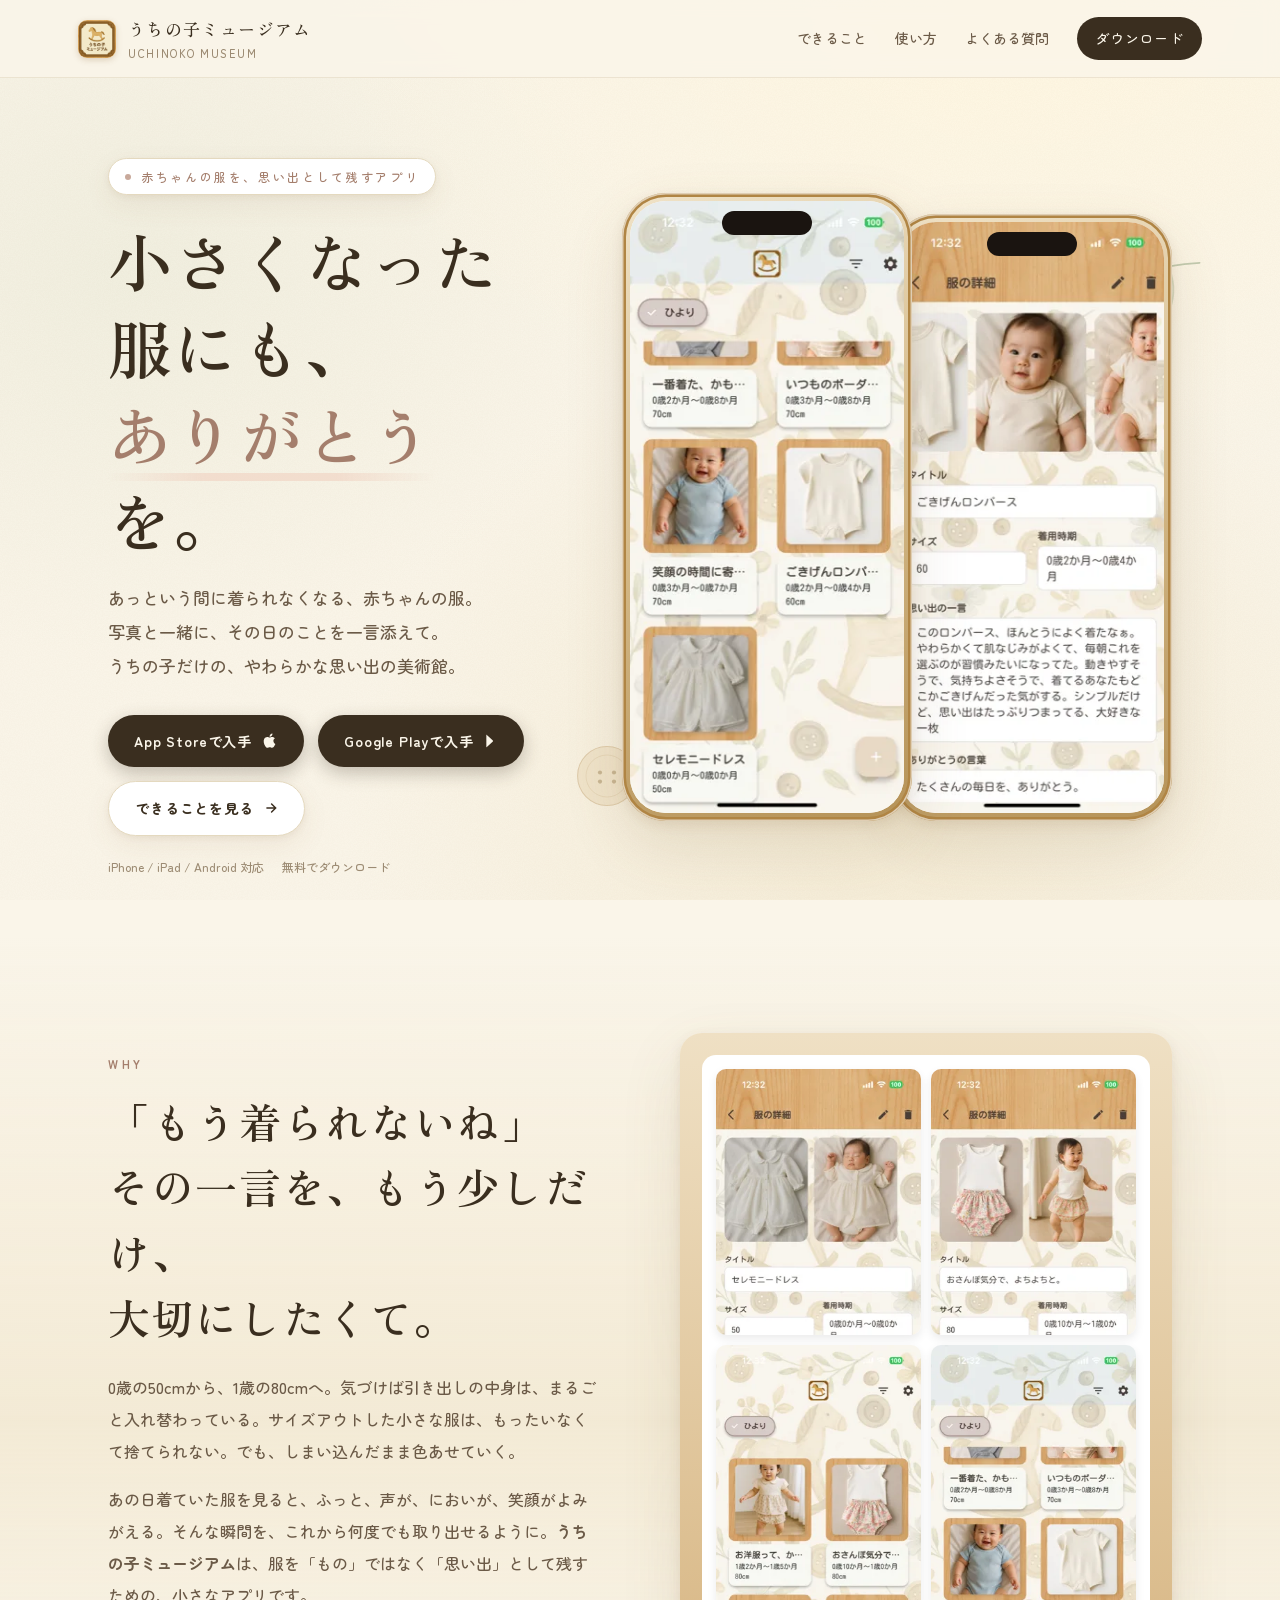
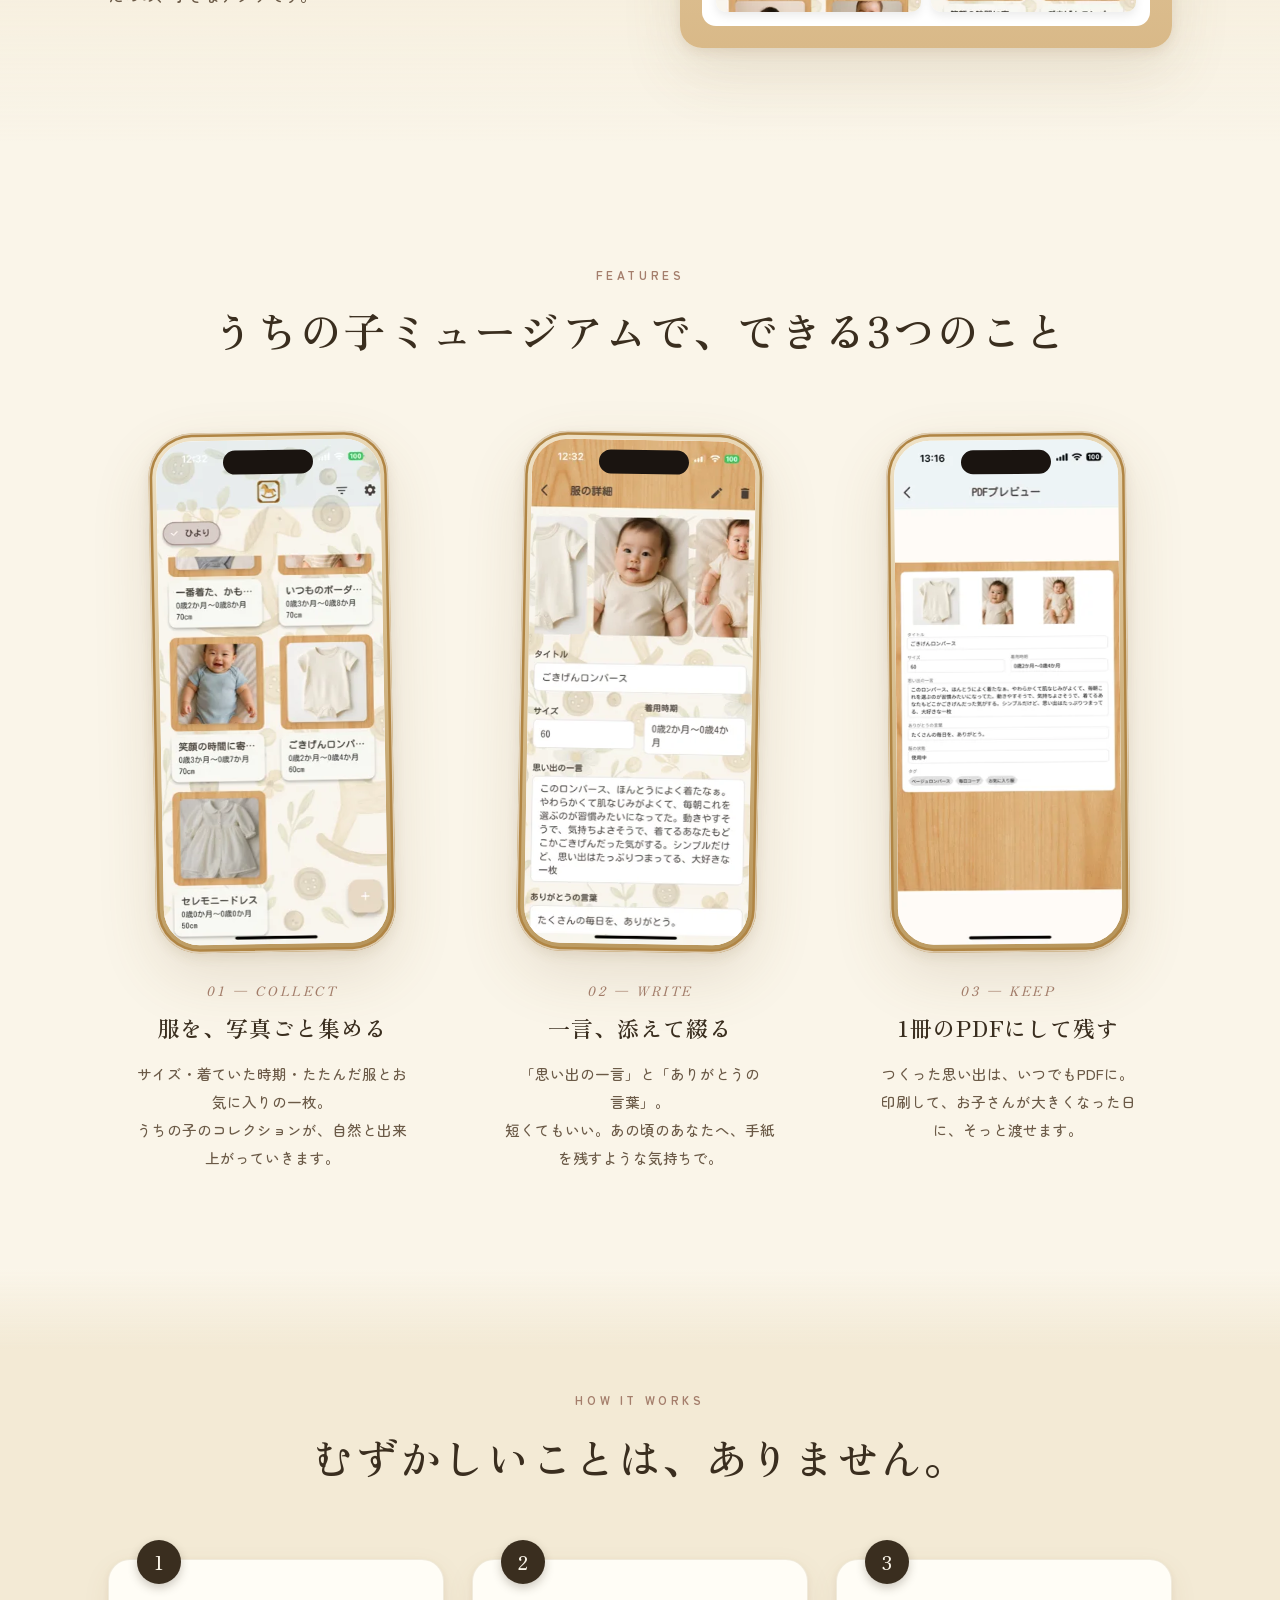
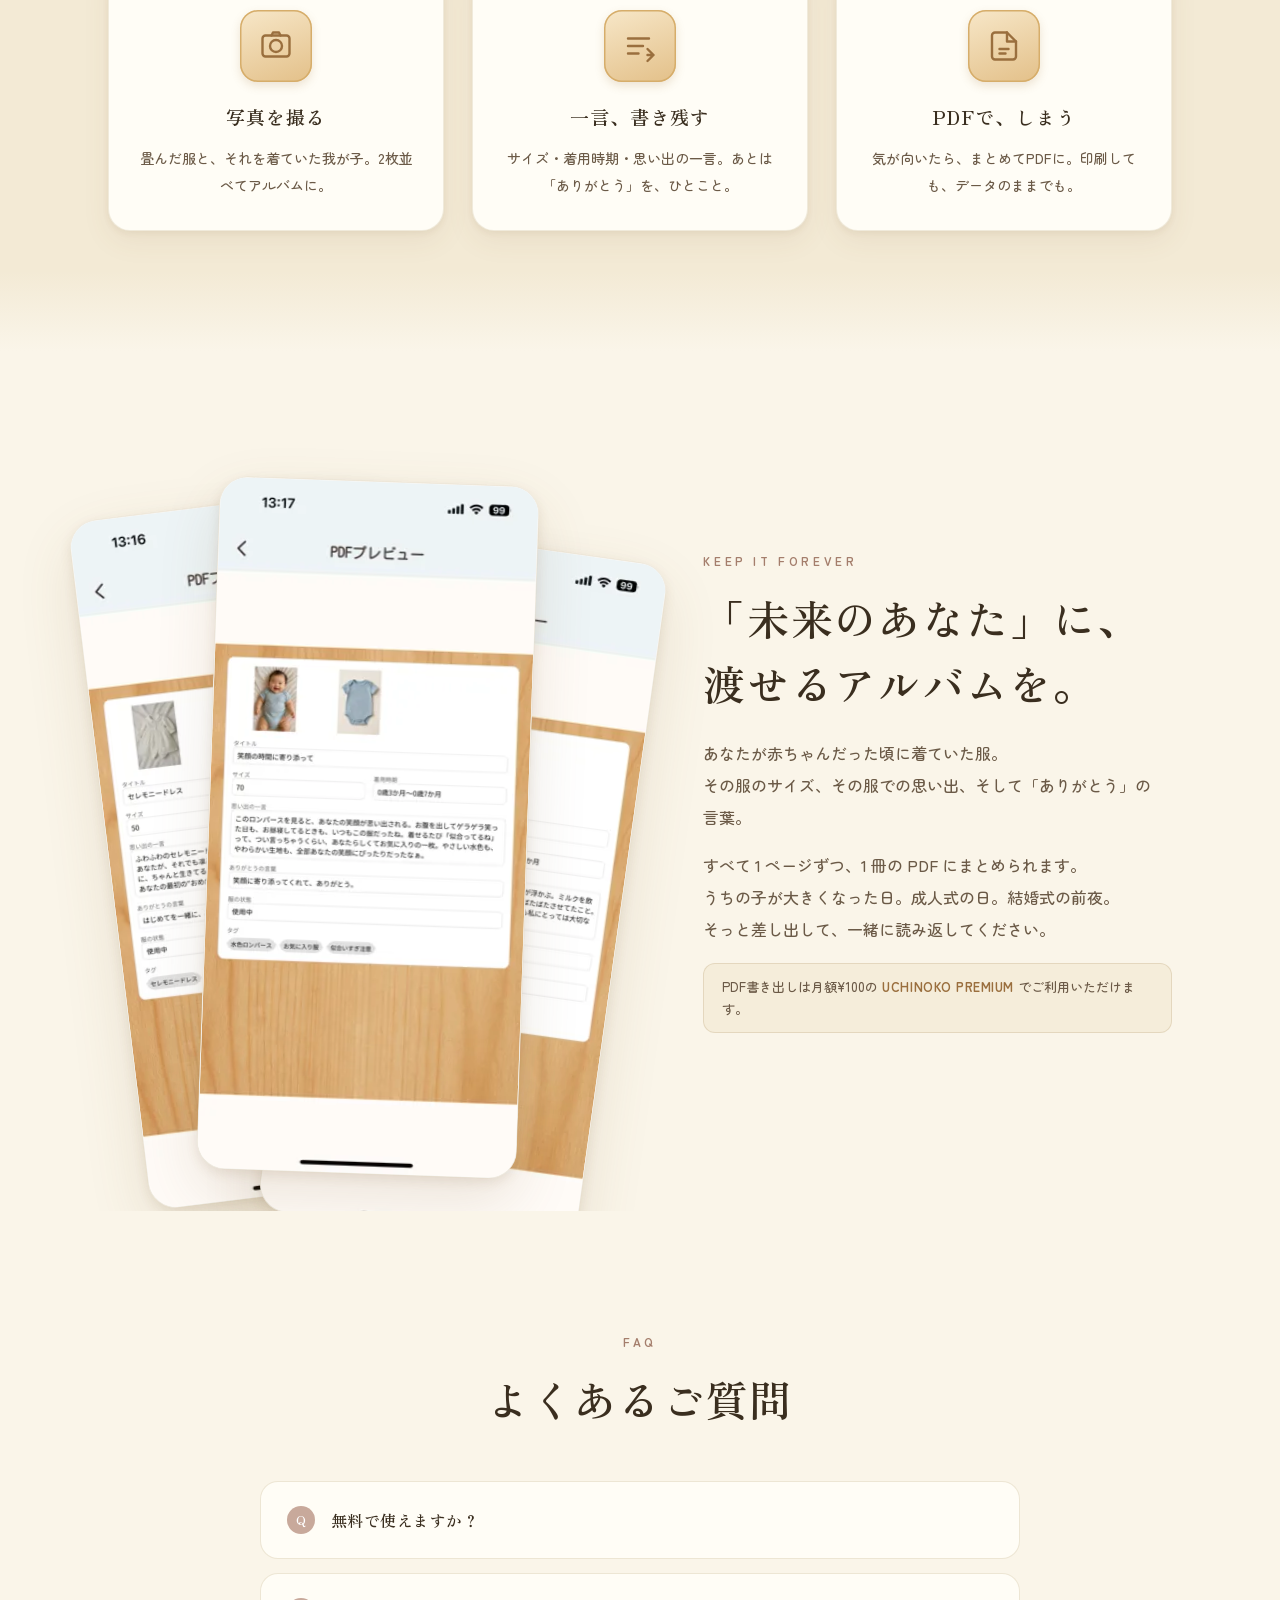
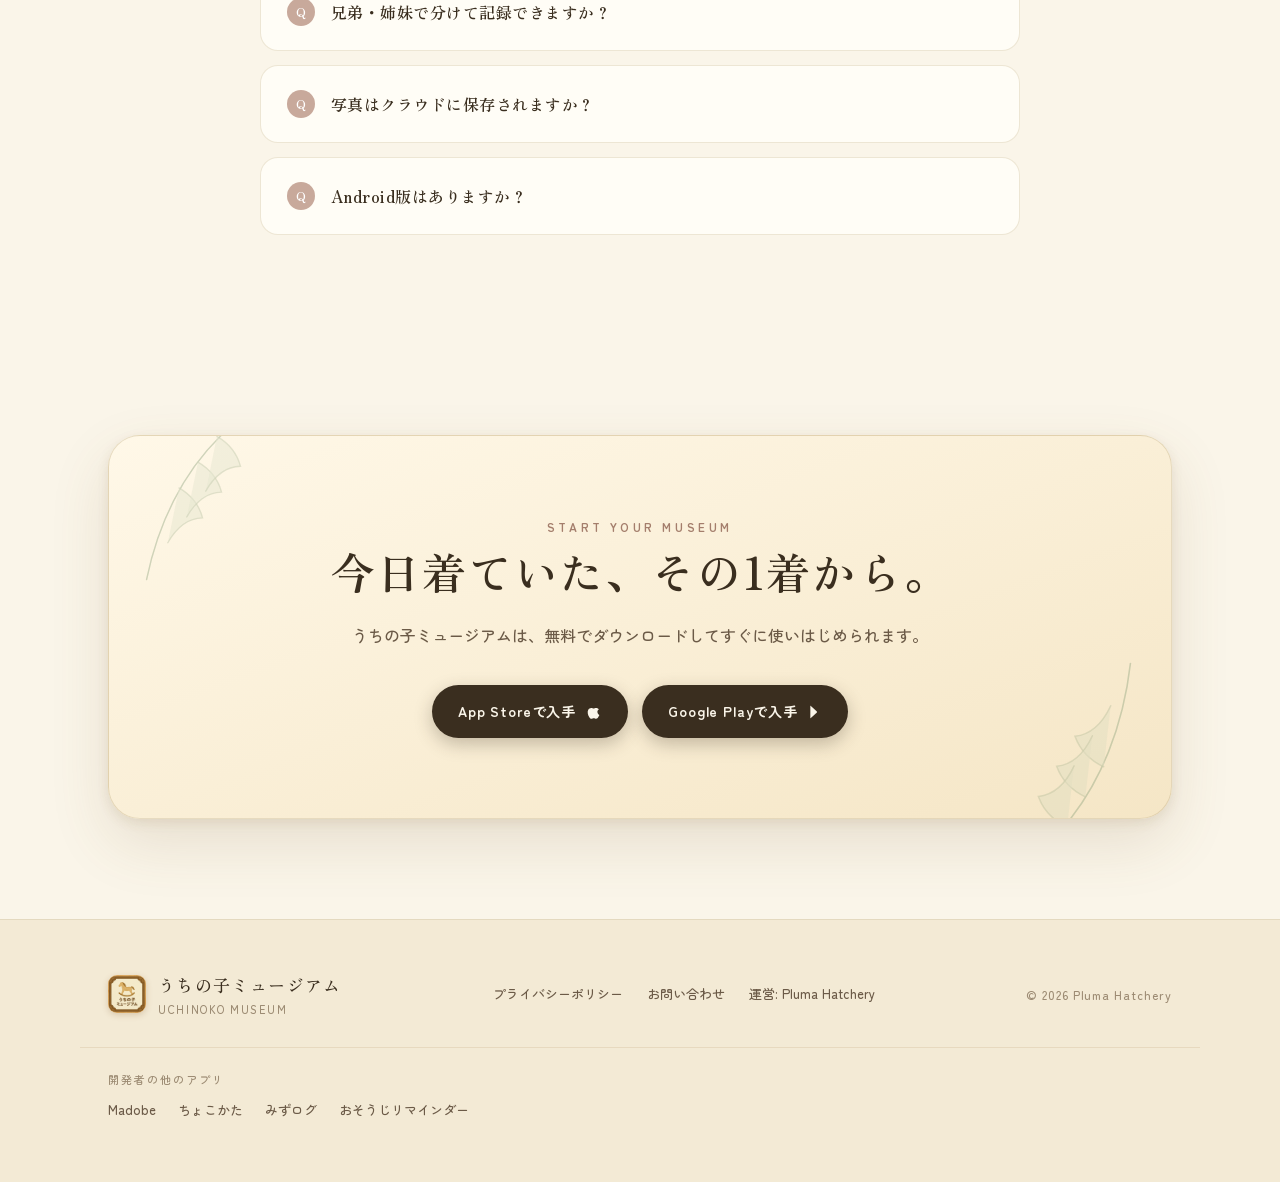
<file: uchinokomuseum/index.html>
<!DOCTYPE html>
<html lang="ja">
<head>
<meta charset="UTF-8" />
<meta name="viewport" content="width=device-width, initial-scale=1.0, viewport-fit=cover" />
<title>うちの子ミュージアム｜小さくなった服にも、ありがとうを。｜思い出記録アプリ</title>
<meta name="description" content="サイズアウトした赤ちゃん・お子さんの服を、写真と一言メモで思い出として残せる記録アプリ「うちの子ミュージアム」。1着ずつサイズや着用時期、ありがとうの言葉を保存。プレミアム（月額¥100）でPDF書き出しにも対応。iPhone / iPad / Android 対応・基本無料。" />
<meta name="keywords" content="赤ちゃん 服 思い出,ベビー服 記録,子供服 アルバム,サイズアウト 服 残す,育児記録 アプリ,思い出 PDF,子育て 記録 アプリ,ベビー服 写真,服 記録 アプリ,iPhoneアプリ,Androidアプリ" />
<meta name="referrer" content="strict-origin-when-cross-origin" />
<meta name="robots" content="index,follow,max-image-preview:large" />
<meta name="theme-color" content="#faf5e9" />
<link rel="canonical" href="https://plumahatchery.com/uchinokomuseum/" />
<link rel="icon" type="image/png" sizes="32x32" href="images/favicon-32.png" />
<link rel="icon" type="image/png" sizes="192x192" href="images/icon-192.png" />
<link rel="apple-touch-icon" sizes="180x180" href="images/apple-touch-icon.png" />

<!-- Smart App Banner (iOS Safari) -->
<meta name="apple-itunes-app" content="app-id=6747798408" />

<!-- Open Graph -->
<meta property="og:type" content="website" />
<meta property="og:site_name" content="うちの子ミュージアム" />
<meta property="og:url" content="https://plumahatchery.com/uchinokomuseum/" />
<meta property="og:title" content="うちの子ミュージアム｜小さくなった服にも、ありがとうを。" />
<meta property="og:description" content="サイズアウトした赤ちゃん・お子さんの服を、写真と一言メモで思い出として残す記録アプリ。1着ずつサイズ・着用時期・ありがとうを保存。基本無料、iPhone / iPad / Android対応。" />
<meta property="og:locale" content="ja_JP" />
<meta property="og:image" content="https://plumahatchery.com/uchinokomuseum/og-image.jpg" />
<meta property="og:image:width" content="1200" />
<meta property="og:image:height" content="630" />
<meta property="og:image:alt" content="うちの子ミュージアム — 小さくなった服にも、ありがとうを。赤ちゃん・子どもの服を思い出として残す記録アプリ。" />

<!-- Twitter Card -->
<meta name="twitter:card" content="summary_large_image" />
<meta name="twitter:title" content="うちの子ミュージアム｜小さくなった服にも、ありがとうを。" />
<meta name="twitter:description" content="サイズアウトした赤ちゃん・お子さんの服を、写真と一言メモで思い出として残す記録アプリ。基本無料、iPhone / iPad / Android対応。" />
<meta name="twitter:image" content="https://plumahatchery.com/uchinokomuseum/og-image.jpg" />
<meta name="twitter:image:alt" content="うちの子ミュージアム — 小さくなった服にも、ありがとうを。" />

<!-- Structured data: MobileApplication -->
<script type="application/ld+json">
{
  "@context": "https://schema.org",
  "@type": "MobileApplication",
  "name": "うちの子ミュージアム",
  "alternateName": "Uchinoko Museum",
  "description": "サイズアウトした赤ちゃん・お子さんの服を、写真と一言メモで思い出として残す記録アプリ。1着ずつ、写真・サイズ・着用時期・思い出の一言・ありがとうの言葉を保存できる。お子さんごとにアルバムを分けて管理。プレミアム（月額¥100）にアップグレードするとPDF書き出し・登録数アップ・限定カラーなどが利用可能。",
  "applicationCategory": "LifestyleApplication",
  "operatingSystem": "iOS 16+, Android",
  "url": "https://plumahatchery.com/uchinokomuseum/",
  "image": "https://plumahatchery.com/uchinokomuseum/og-image.jpg",
  "downloadUrl": [
    "https://apps.apple.com/jp/app/id6747798408",
    "https://play.google.com/store/apps/details?id=com.pluma.uchinoko_museum"
  ],
  "inLanguage": "ja",
  "publisher": { "@type": "Organization", "name": "Pluma Hatchery", "url": "https://plumahatchery.com/" },
  "offers": [
    { "@type": "Offer", "name": "無料プラン", "price": "0", "priceCurrency": "JPY" },
    { "@type": "Offer", "name": "UCHINOKO PREMIUM", "price": "100", "priceCurrency": "JPY", "description": "月額プラン（広告非表示・PDF書き出し・お子さん登録最大20人・写真最大6枚・タグ最大10個・限定カラー全8色）" }
  ],
  "featureList": [
    "1着ごとに写真・サイズ・着用時期を記録",
    "思い出の一言とありがとうの言葉",
    "お子さんごとにアルバムを分けて管理",
    "PDF書き出し（プレミアム）",
    "限定カラー全8色（プレミアム）",
    "データは端末内に保存"
  ]
}
</script>

<!-- Structured data: HowTo -->
<script type="application/ld+json">
{
  "@context": "https://schema.org",
  "@type": "HowTo",
  "inLanguage": "ja",
  "name": "うちの子ミュージアムの使い方",
  "description": "赤ちゃん・お子さんの服を思い出として残す、3ステップ。",
  "step": [
    { "@type": "HowToStep", "position": 1, "name": "写真を撮る", "text": "畳んだ服と、それを着ていた我が子。2枚並べてアルバムに保存します。" },
    { "@type": "HowToStep", "position": 2, "name": "一言、書き残す", "text": "サイズ・着用時期・思い出の一言。あとは「ありがとう」を、ひとこと添えて。" },
    { "@type": "HowToStep", "position": 3, "name": "PDFで、しまう", "text": "気が向いたら、まとめてPDFに（プレミアム機能・月額¥100）。印刷しても、データのままでも残せます。" }
  ]
}
</script>

<!-- Structured data: BreadcrumbList -->
<script type="application/ld+json">
{
  "@context": "https://schema.org",
  "@type": "BreadcrumbList",
  "itemListElement": [
    { "@type": "ListItem", "position": 1, "name": "Pluma Hatchery", "item": "https://plumahatchery.com/" },
    { "@type": "ListItem", "position": 2, "name": "うちの子ミュージアム", "item": "https://plumahatchery.com/uchinokomuseum/" }
  ]
}
</script>

<!-- Structured data: WebSite -->
<script type="application/ld+json">
{
  "@context": "https://schema.org",
  "@type": "WebSite",
  "name": "うちの子ミュージアム",
  "alternateName": "Uchinoko Museum",
  "url": "https://plumahatchery.com/uchinokomuseum/",
  "inLanguage": "ja",
  "publisher": { "@type": "Organization", "name": "Pluma Hatchery", "url": "https://plumahatchery.com/" }
}
</script>

<!-- Structured data: FAQPage -->
<script type="application/ld+json">
{
  "@context": "https://schema.org",
  "@type": "FAQPage",
  "inLanguage": "ja",
  "mainEntity": [
    { "@type": "Question", "name": "無料で使えますか？", "acceptedAnswer": { "@type": "Answer", "text": "はい、すべての基本機能を無料でお使いいただけます（広告表示あり）。月額¥100のUCHINOKO PREMIUMにアップグレードすると、広告非表示・PDF書き出し・登録できるお子さん数アップ（最大20人）・1アイテムあたりの写真枚数アップ（最大6枚）・タグ最大10個・限定カラー（全8色）などがご利用いただけます。" } },
    { "@type": "Question", "name": "兄弟・姉妹で分けて記録できますか？", "acceptedAnswer": { "@type": "Answer", "text": "はい、お子さんごとにアルバムを分けて管理できます。無料プランは最大4人まで、UCHINOKO PREMIUM（月額¥100）は最大20人まで登録できます。" } },
    { "@type": "Question", "name": "写真はクラウドに保存されますか？", "acceptedAnswer": { "@type": "Answer", "text": "標準では端末内にのみ保存されます。" } },
    { "@type": "Question", "name": "Android版はありますか？", "acceptedAnswer": { "@type": "Answer", "text": "はい、ご利用いただけます。Google Play からダウンロードしてください。基本機能はiPhone / iPad版と同じです。" } }
  ]
}
</script>

<link rel="preconnect" href="https://fonts.googleapis.com" />
<link rel="preconnect" href="https://fonts.gstatic.com" crossorigin />
<link rel="stylesheet" href="https://fonts.googleapis.com/css2?family=Zen+Maru+Gothic:wght@400;500;700&family=Zen+Old+Mincho:wght@500;600;700&display=swap" />
<link rel="stylesheet" href="styles.css" />
<link rel="stylesheet" href="styles-2.css" />
</head>
<body>
<div class="paper-bg" aria-hidden="true"></div>

<!-- Reusable SVG defs -->
<svg width="0" height="0" style="position:absolute" aria-hidden="true">
  <defs>
    <symbol id="ico-leaf" viewBox="0 0 200 200">
      <g fill="none" stroke="#8aa07a" stroke-width="1.4" stroke-linecap="round">
        <path d="M40 160 C 60 120, 100 60, 170 30" />
        <path d="M70 130 Q 90 110 110 115 Q 110 95 95 80" fill="#c5d2b6" fill-opacity="0.5" stroke-opacity="0.6" />
        <path d="M95 110 Q 115 90 135 95 Q 135 75 120 60" fill="#c5d2b6" fill-opacity="0.5" stroke-opacity="0.6" />
        <path d="M120 90 Q 140 70 160 75 Q 160 55 145 40" fill="#c5d2b6" fill-opacity="0.5" stroke-opacity="0.6" />
      </g>
    </symbol>
    <symbol id="ico-button" viewBox="0 0 100 100">
      <circle cx="50" cy="50" r="42" fill="#e8d6b4" stroke="#c4a576" stroke-width="1.5"/>
      <circle cx="50" cy="50" r="30" fill="none" stroke="#c4a576" stroke-width="0.8"/>
      <circle cx="40" cy="45" r="3" fill="#9a7d4a"/>
      <circle cx="60" cy="45" r="3" fill="#9a7d4a"/>
      <circle cx="40" cy="58" r="3" fill="#9a7d4a"/>
      <circle cx="60" cy="58" r="3" fill="#9a7d4a"/>
    </symbol>
    <symbol id="ico-horse" viewBox="0 0 40 40">
      <g fill="#9a6e36" stroke="#6e4a1f" stroke-width="0.6">
        <path d="M28 14 Q30 11 27 9 L24 11 L21 10 Q15 10 12 14 L8 14 Q6 17 9 19 L9 24 Q9 27 12 27 L13 27 L13 30 L15 30 L15 27 L23 27 L23 30 L25 30 L25 27 Q28 27 28 24 Z"/>
        <path d="M9 24 Q11 26 14 23 Q17 26 22 23 Q25 26 27 24" fill="none" stroke-linecap="round" stroke="#6e4a1f" stroke-width="0.7"/>
      </g>
    </symbol>
  </defs>
</svg>

<!-- =================== HEADER =================== -->
<header class="site-header">
  <div class="inner">
    <div class="brand">
      <div class="brand-mark">
        <img src="images/icon-192.png" alt="うちの子ミュージアム アプリアイコン" width="40" height="40" />
      </div>
      <div>
        <div class="brand-name">うちの子ミュージアム</div>
        <div class="brand-sub">UCHINOKO MUSEUM</div>
      </div>
    </div>
    <nav class="nav">
      <a href="#features">できること</a>
      <a href="#how">使い方</a>
      <a href="#faq">よくある質問</a>
      <a href="#download" class="cta">ダウンロード</a>
    </nav>
  </div>
</header>

<!-- =================== HERO =================== -->
<section class="hero">
  <div class="wrap hero-grid">
    <div class="hero-copy reveal">
      <span class="eyebrow"><span class="dot"></span>赤ちゃんの服を、思い出として残すアプリ</span>
      <h1 class="display">小さくなった服にも、<br/><em>ありがとう</em>を。</h1>
      <p class="lede">
        あっという間に着られなくなる、赤ちゃんの服。<br/>
        写真と一緒に、その日のことを一言添えて。<br/>
        うちの子だけの、やわらかな思い出の美術館。
      </p>
      <div class="cta-row">
        <a href="https://apps.apple.com/jp/app/id6747798408" target="_blank" rel="noopener" class="btn btn-primary">
          App Storeで入手
          <svg width="16" height="16" viewBox="0 0 24 24" fill="currentColor"><path d="M17.05 12.04c-.03-2.7 2.2-4 2.3-4.06-1.26-1.83-3.2-2.08-3.89-2.11-1.66-.17-3.24.98-4.08.98-.85 0-2.15-.95-3.53-.93-1.82.03-3.5 1.06-4.43 2.69-1.89 3.28-.48 8.13 1.36 10.79.9 1.3 1.97 2.76 3.37 2.71 1.36-.05 1.87-.88 3.51-.88 1.64 0 2.1.88 3.54.85 1.46-.03 2.39-1.32 3.28-2.63 1.04-1.51 1.46-2.97 1.48-3.05-.03-.01-2.84-1.09-2.87-4.34zM14.6 4.13c.75-.91 1.25-2.17 1.11-3.43-1.08.04-2.39.72-3.16 1.62-.69.8-1.3 2.08-1.13 3.32 1.2.1 2.43-.62 3.18-1.51z"/></svg>
        </a>
        <a href="https://play.google.com/store/apps/details?id=com.pluma.uchinoko_museum" target="_blank" rel="noopener" class="btn btn-primary">
          Google Playで入手
          <svg width="14" height="14" viewBox="0 0 512 512" fill="currentColor"><path d="M325.3 234.3L104.7 32.4c-7.3-6.7-19-1.5-19 8.7v429.8c0 10.2 11.7 15.4 19 8.7l220.6-201.9c5.4-4.9 5.4-13.5 0-18.4z"/></svg>
        </a>
        <a href="#features" class="btn btn-ghost">
          できることを見る
          <svg width="14" height="14" viewBox="0 0 24 24" fill="none" stroke="currentColor" stroke-width="2.5" stroke-linecap="round"><path d="M5 12h14M13 5l7 7-7 7"/></svg>
        </a>
      </div>
      <div class="cta-meta">
        <span>iPhone / iPad / Android 対応</span>
        <span>無料でダウンロード</span>
      </div>
    </div>

    <div class="hero-phones reveal">
      <svg class="leaf" viewBox="0 0 200 200" aria-hidden="true"><use href="#ico-leaf"/></svg>
      <div class="phone">
        <div class="phone-screen">
          <img src="images/list-baby.webp" alt="うちの子ミュージアム — 服の一覧" />
        </div>
      </div>
      <div class="phone">
        <div class="phone-screen">
          <img src="images/detail-romper.webp" alt="うちの子ミュージアム — 服の詳細" />
        </div>
      </div>
      <svg class="button-deco" viewBox="0 0 100 100" aria-hidden="true"><use href="#ico-button"/></svg>
    </div>
  </div>
</section>

<!-- =================== WHY =================== -->
<section class="why">
  <div class="wrap why-inner">
    <div class="why-copy reveal">
      <div class="section-eyebrow">WHY</div>
      <h2 class="section-title">「もう着られないね」<br/>その一言を、もう少しだけ、<br/>大切にしたくて。</h2>
      <div class="section-body">
        <p>0歳の50cmから、1歳の80cmへ。気づけば引き出しの中身は、まるごと入れ替わっている。サイズアウトした小さな服は、もったいなくて捨てられない。でも、しまい込んだまま色あせていく。</p>
        <p>あの日着ていた服を見ると、ふっと、声が、においが、笑顔がよみがえる。そんな瞬間を、これから何度でも取り出せるように。<strong>うちの子ミュージアム</strong>は、服を「もの」ではなく「思い出」として残すための、小さなアプリです。</p>
      </div>
    </div>

    <div class="why-img-wrap reveal">
      <div class="stack">
        <div style="background-image:url('images/detail-dress.webp'); background-position: top center;"></div>
        <div style="background-image:url('images/detail-skirt.webp'); background-position: top center;"></div>
        <div style="background-image:url('images/list-toddler.webp'); background-position: top center;"></div>
        <div style="background-image:url('images/list-baby.webp'); background-position: top center;"></div>
      </div>
    </div>
  </div>
</section>

<!-- =================== FEATURES =================== -->
<section class="features" id="features">
  <div class="wrap">
    <div class="features-head reveal">
      <div class="section-eyebrow">FEATURES</div>
      <h2 class="section-title">うちの子ミュージアムで、できる3つのこと</h2>
    </div>

    <div class="feature-grid">
      <div class="feature-card reveal">
        <div class="phone" style="width:240px;">
          <div class="phone-screen"><img src="images/list-baby.webp" alt="服を集める" /></div>
        </div>
        <div class="feature-num">01 — COLLECT</div>
        <h3>服を、写真ごと集める</h3>
        <p>サイズ・着ていた時期・たたんだ服とお気に入りの一枚。<br/>うちの子のコレクションが、自然と出来上がっていきます。</p>
      </div>

      <div class="feature-card reveal">
        <div class="phone" style="width:240px;">
          <div class="phone-screen"><img src="images/detail-romper.webp" alt="思い出を綴る" /></div>
        </div>
        <div class="feature-num">02 — WRITE</div>
        <h3>一言、添えて綴る</h3>
        <p>「思い出の一言」と「ありがとうの言葉」。<br/>短くてもいい。あの頃のあなたへ、手紙を残すような気持ちで。</p>
      </div>

      <div class="feature-card reveal">
        <div class="phone" style="width:240px;">
          <div class="phone-screen"><img src="images/pdf-romper.webp" alt="PDFで残す" /></div>
        </div>
        <div class="feature-num">03 — KEEP</div>
        <h3>1冊のPDFにして残す</h3>
        <p>つくった思い出は、いつでもPDFに。<br/>印刷して、お子さんが大きくなった日に、そっと渡せます。</p>
      </div>
    </div>
  </div>
</section>

<!-- =================== HOW =================== -->
<section class="how" id="how">
  <div class="wrap">
    <div class="how-head reveal">
      <div class="section-eyebrow">HOW IT WORKS</div>
      <h2 class="section-title">むずかしいことは、ありません。</h2>
    </div>

    <div class="steps">
      <div class="step reveal">
        <div class="step-num">1</div>
        <div class="step-icon">
          <svg viewBox="0 0 24 24" fill="none" stroke="currentColor" stroke-width="1.6" stroke-linecap="round" stroke-linejoin="round">
            <rect x="3" y="5" width="18" height="14" rx="2"/>
            <circle cx="12" cy="12" r="4"/>
            <path d="M9 5l1-2h4l1 2"/>
          </svg>
        </div>
        <h3>写真を撮る</h3>
        <p>畳んだ服と、それを着ていた我が子。2枚並べてアルバムに。</p>
      </div>

      <div class="step reveal">
        <div class="step-num">2</div>
        <div class="step-icon">
          <svg viewBox="0 0 24 24" fill="none" stroke="currentColor" stroke-width="1.6" stroke-linecap="round" stroke-linejoin="round">
            <path d="M4 7h14M4 12h10M4 17h7"/>
            <path d="M17 14l4 4-4 4M21 18h-4"/>
          </svg>
        </div>
        <h3>一言、書き残す</h3>
        <p>サイズ・着用時期・思い出の一言。あとは「ありがとう」を、ひとこと。</p>
      </div>

      <div class="step reveal">
        <div class="step-num">3</div>
        <div class="step-icon">
          <svg viewBox="0 0 24 24" fill="none" stroke="currentColor" stroke-width="1.6" stroke-linecap="round" stroke-linejoin="round">
            <path d="M14 3H6a2 2 0 0 0-2 2v14a2 2 0 0 0 2 2h12a2 2 0 0 0 2-2V9z"/>
            <path d="M14 3v6h6"/>
            <path d="M9 14h6M9 17h4"/>
          </svg>
        </div>
        <h3>PDFで、しまう</h3>
        <p>気が向いたら、まとめてPDFに。印刷しても、データのままでも。</p>
      </div>
    </div>
  </div>
</section>

<!-- =================== SHOWCASE (PDF) =================== -->
<section class="showcase">
  <div class="wrap showcase-grid">
    <div class="pdf-stack reveal">
      <div class="pdf-card a"><img src="images/pdf-dress.webp" alt="PDFプレビュー — セレモニードレス" /></div>
      <div class="pdf-card b"><img src="images/pdf-smile.webp" alt="PDFプレビュー — 笑顔の時間に寄り添って" /></div>
      <div class="pdf-card c"><img src="images/pdf-border.webp" alt="PDFプレビュー — いつものボーダー" /></div>
    </div>

    <div class="showcase-copy reveal">
      <div class="section-eyebrow">KEEP IT FOREVER</div>
      <h2 class="section-title">「未来のあなた」に、<br/>渡せるアルバムを。</h2>
      <div class="section-body">
        <p>あなたが赤ちゃんだった頃に着ていた服。<br/>その服のサイズ、その服での思い出、そして「ありがとう」の言葉。</p>
        <p>すべて 1 ページずつ、1 冊の PDF にまとめられます。<br/>うちの子が大きくなった日。成人式の日。結婚式の前夜。<br/>そっと差し出して、一緒に読み返してください。</p>
      </div>
      <p class="premium-note">
        PDF書き出しは月額¥100の <strong>UCHINOKO PREMIUM</strong> でご利用いただけます。
      </p>
    </div>
  </div>
</section>

<!-- =================== FAQ =================== -->
<section class="faq" id="faq">
  <div class="wrap">
    <div class="faq-head reveal">
      <div class="section-eyebrow">FAQ</div>
      <h2 class="section-title">よくあるご質問</h2>
    </div>
    <div class="faq-list">
      <details class="faq-item reveal">
        <summary>無料で使えますか？</summary>
        <div class="answer">はい、すべての基本機能を無料でお使いいただけます（広告表示あり）。月額¥100の <strong>UCHINOKO PREMIUM</strong> にアップグレードすると、広告非表示・PDF書き出し・登録できるお子さん数アップ（最大20人）・1アイテムあたりの写真枚数アップ（最大6枚）・タグ最大10個・限定カラー（全8色）などがご利用いただけます。</div>
      </details>
      <details class="faq-item reveal">
        <summary>兄弟・姉妹で分けて記録できますか？</summary>
        <div class="answer">はい、お子さんごとにアルバムを分けて管理できます。無料プランは最大4人まで、UCHINOKO PREMIUM（月額¥100）は最大20人まで登録できます。トップに表示されるピル状のチップ（例：「ひより」）をタップして切り替えてください。</div>
      </details>
      <details class="faq-item reveal">
        <summary>写真はクラウドに保存されますか？</summary>
        <div class="answer">標準では端末内にのみ保存されます。</div>
      </details>
      <details class="faq-item reveal">
        <summary>Android版はありますか？</summary>
        <div class="answer">はい、ご利用いただけます。<a href="https://play.google.com/store/apps/details?id=com.pluma.uchinoko_museum" target="_blank" rel="noopener">Google Play</a> からダウンロードしてください。基本機能はiPhone / iPad版と同じです。</div>
      </details>
    </div>
  </div>
</section>

<!-- =================== FINAL CTA =================== -->
<section class="final-cta" id="download">
  <div class="wrap">
    <div class="final-cta-inner reveal">
      <svg class="deco l" viewBox="0 0 200 200" aria-hidden="true"><use href="#ico-leaf"/></svg>
      <svg class="deco r" viewBox="0 0 200 200" aria-hidden="true"><use href="#ico-leaf"/></svg>
      <div class="section-eyebrow">START YOUR MUSEUM</div>
      <h2>今日着ていた、その1着から。</h2>
      <p>うちの子ミュージアムは、無料でダウンロードしてすぐに使いはじめられます。</p>
      <div class="cta-row">
        <a href="https://apps.apple.com/jp/app/id6747798408" target="_blank" rel="noopener" class="btn btn-primary">
          App Storeで入手
          <svg width="16" height="16" viewBox="0 0 24 24" fill="currentColor"><path d="M17.05 12.04c-.03-2.7 2.2-4 2.3-4.06-1.26-1.83-3.2-2.08-3.89-2.11-1.66-.17-3.24.98-4.08.98-.85 0-2.15-.95-3.53-.93-1.82.03-3.5 1.06-4.43 2.69-1.89 3.28-.48 8.13 1.36 10.79.9 1.3 1.97 2.76 3.37 2.71 1.36-.05 1.87-.88 3.51-.88 1.64 0 2.1.88 3.54.85 1.46-.03 2.39-1.32 3.28-2.63 1.04-1.51 1.46-2.97 1.48-3.05-.03-.01-2.84-1.09-2.87-4.34z"/></svg>
        </a>
        <a href="https://play.google.com/store/apps/details?id=com.pluma.uchinoko_museum" target="_blank" rel="noopener" class="btn btn-primary">
          Google Playで入手
          <svg width="14" height="14" viewBox="0 0 512 512" fill="currentColor"><path d="M325.3 234.3L104.7 32.4c-7.3-6.7-19-1.5-19 8.7v429.8c0 10.2 11.7 15.4 19 8.7l220.6-201.9c5.4-4.9 5.4-13.5 0-18.4z"/></svg>
        </a>
      </div>
    </div>
  </div>
</section>

<!-- =================== FOOTER =================== -->
<footer>
  <div class="wrap foot-inner">
    <div class="brand">
      <div class="brand-mark"><img src="images/icon-192.png" alt="" width="40" height="40" /></div>
      <div>
        <div class="brand-name">うちの子ミュージアム</div>
        <div class="brand-sub">UCHINOKO MUSEUM</div>
      </div>
    </div>
    <nav class="foot-nav">
      <a href="https://plumahatchery.github.io/uchinoko-museum-info/" target="_blank" rel="noopener">プライバシーポリシー</a>
      <a href="mailto:pluma.hatchery@gmail.com">お問い合わせ</a>
      <a href="https://plumahatchery.com/" target="_blank" rel="noopener">運営: Pluma Hatchery</a>
    </nav>
    <div class="foot-copy">© 2026 Pluma Hatchery</div>
  </div>
  <div class="wrap foot-other-apps">
    <div class="foot-other-label">開発者の他のアプリ</div>
    <nav class="foot-other-links">
      <a href="https://plumahatchery.com/madobe/">Madobe</a>
      <a href="https://plumahatchery.com/chokokata/">ちょこかた</a>
      <a href="https://plumahatchery.com/mizulog/">みずログ</a>
      <a href="https://plumahatchery.com/osoujireminder/">おそうじリマインダー</a>
    </nav>
  </div>
</footer>

<script>
  // Reveal on scroll
  const io = new IntersectionObserver((entries) => {
    entries.forEach(e => {
      if (e.isIntersecting) {
        e.target.classList.add('in');
        io.unobserve(e.target);
      }
    });
  }, { threshold: 0.12, rootMargin: '0px 0px -40px 0px' });
  document.querySelectorAll('.reveal').forEach(el => io.observe(el));
</script>
</body>
</html>
</file>
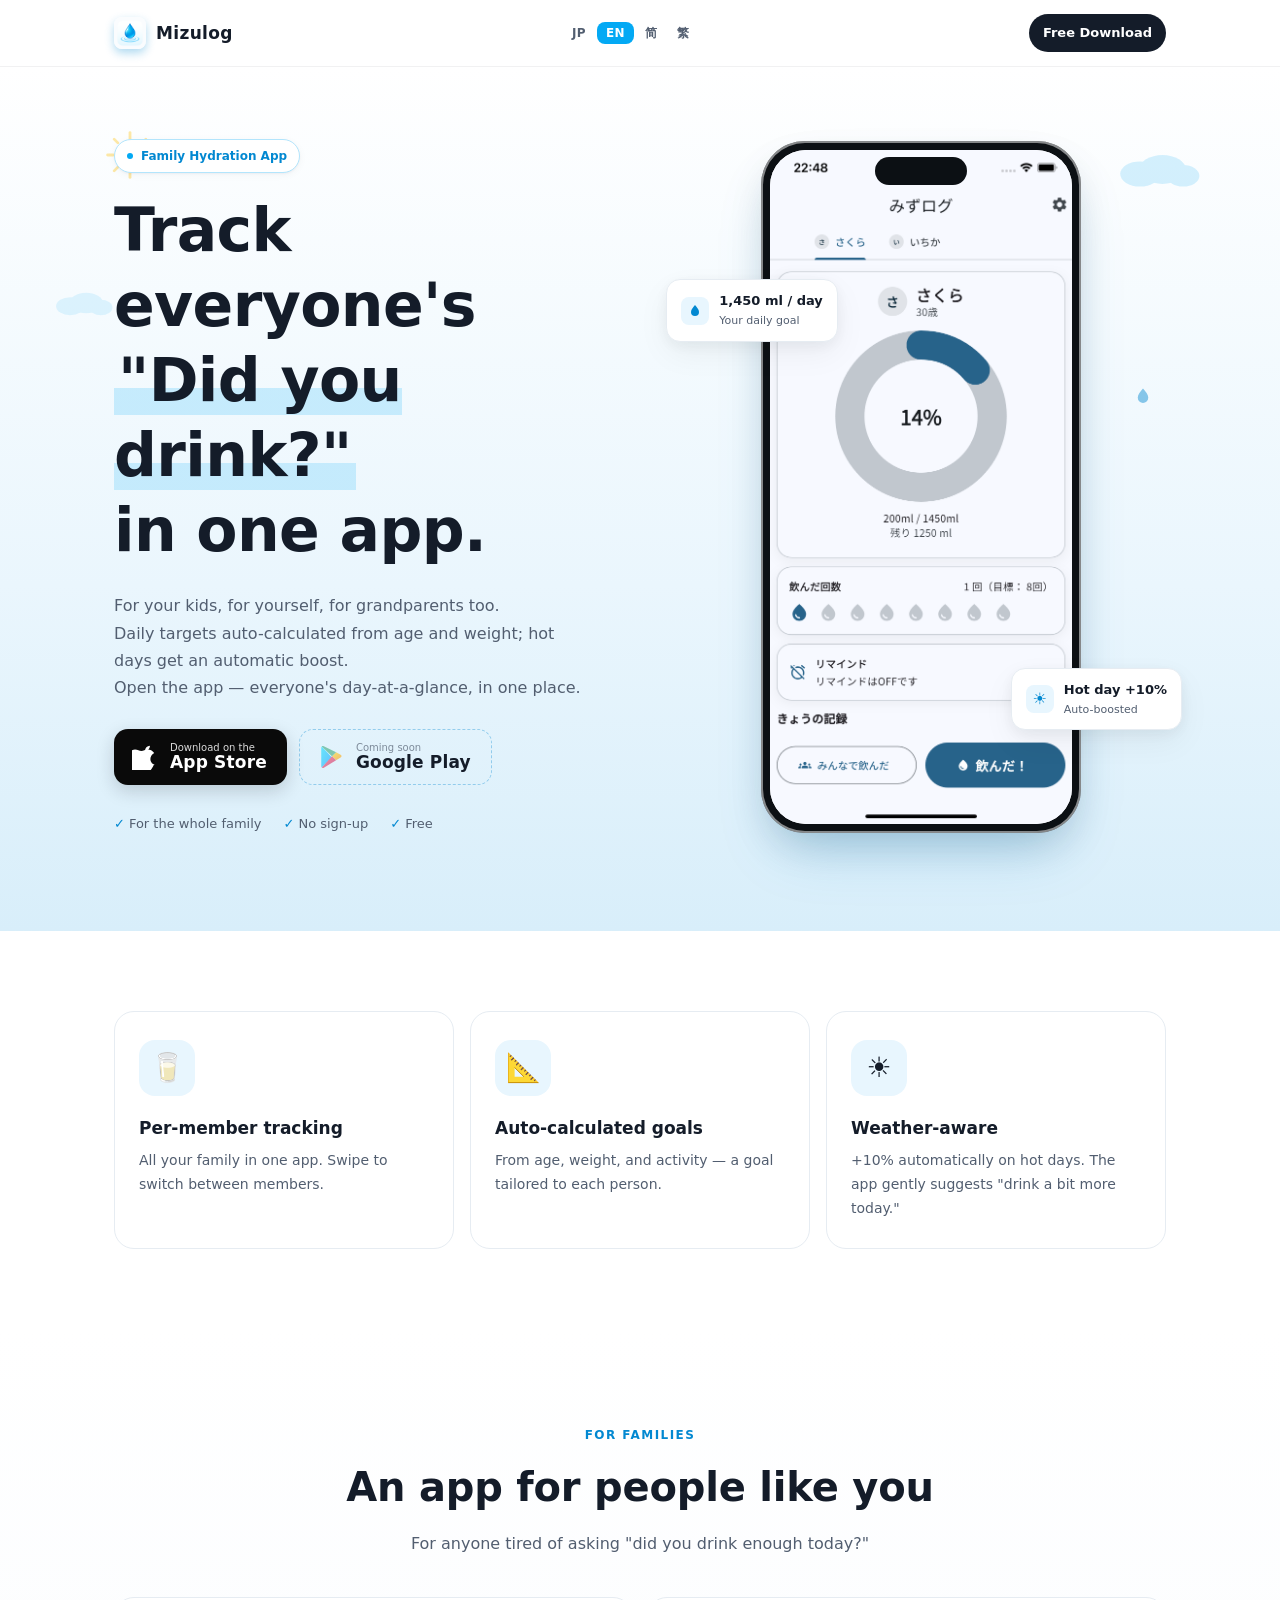
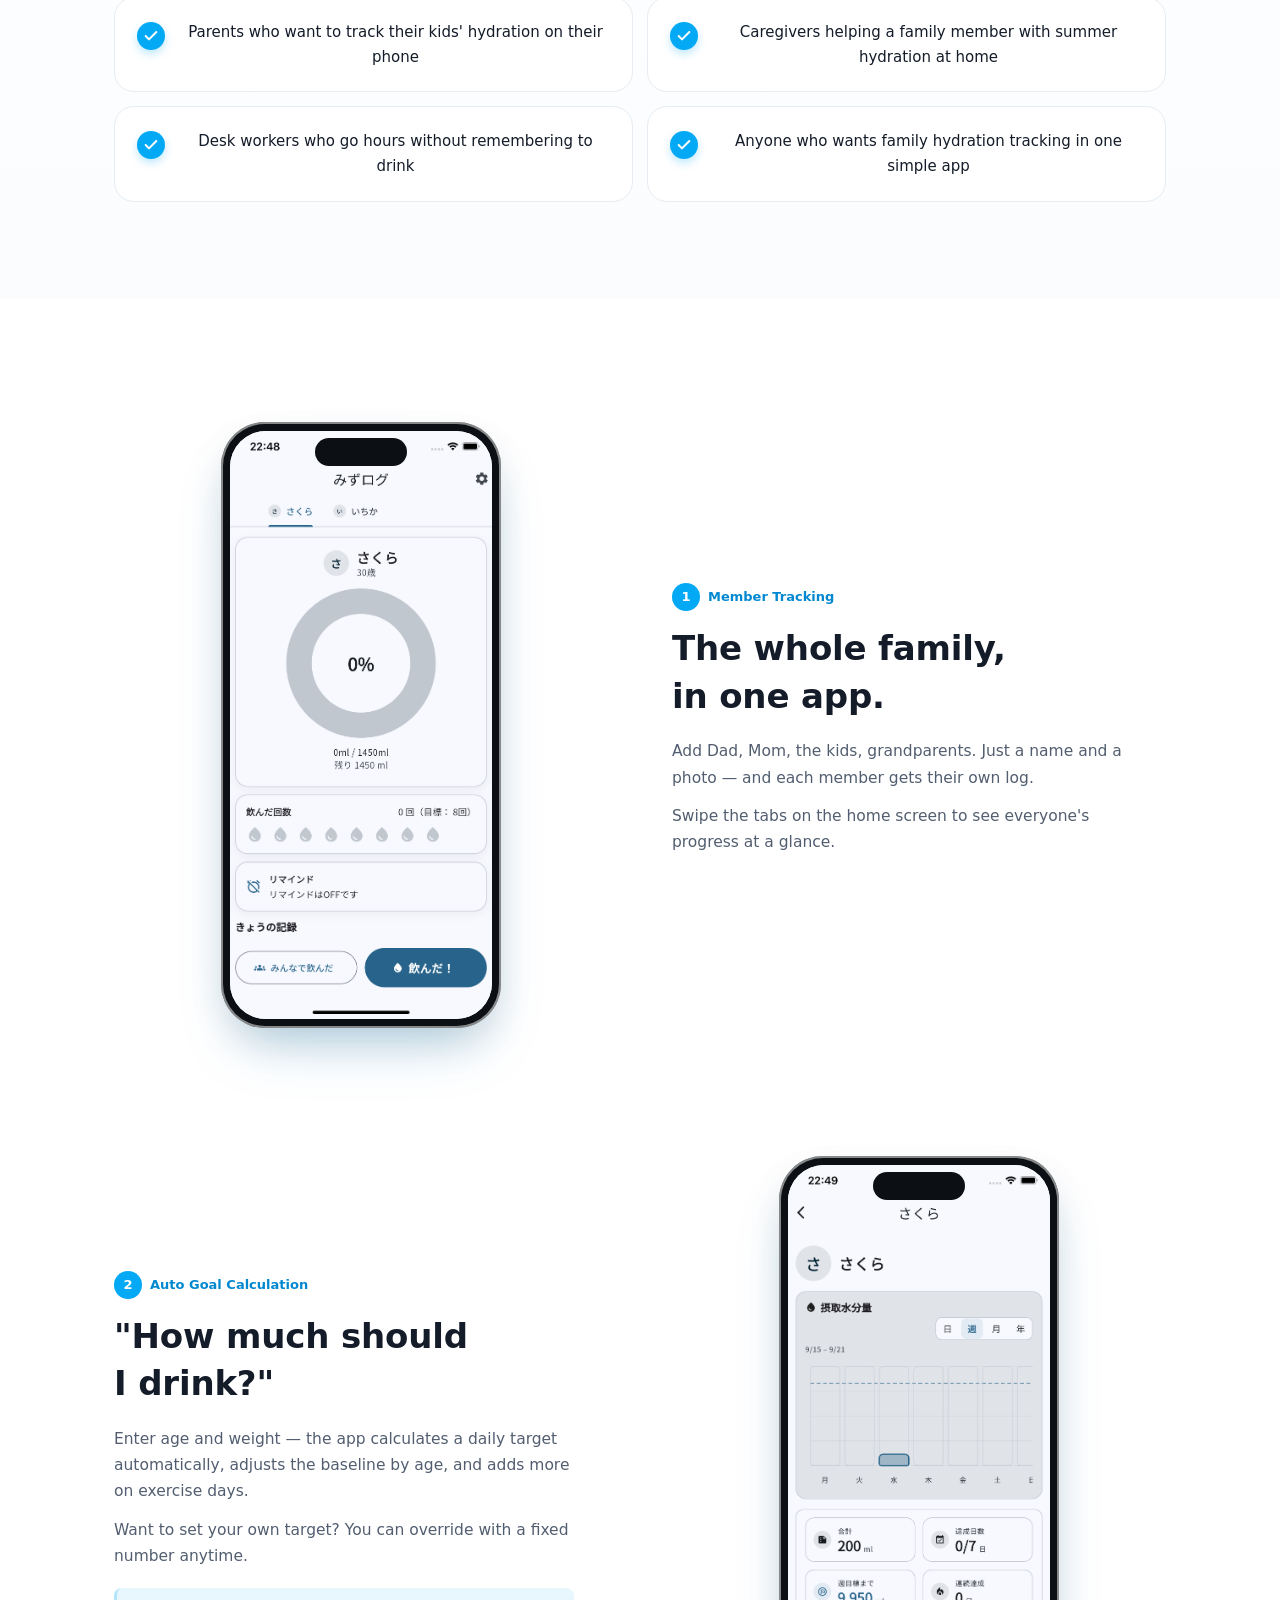
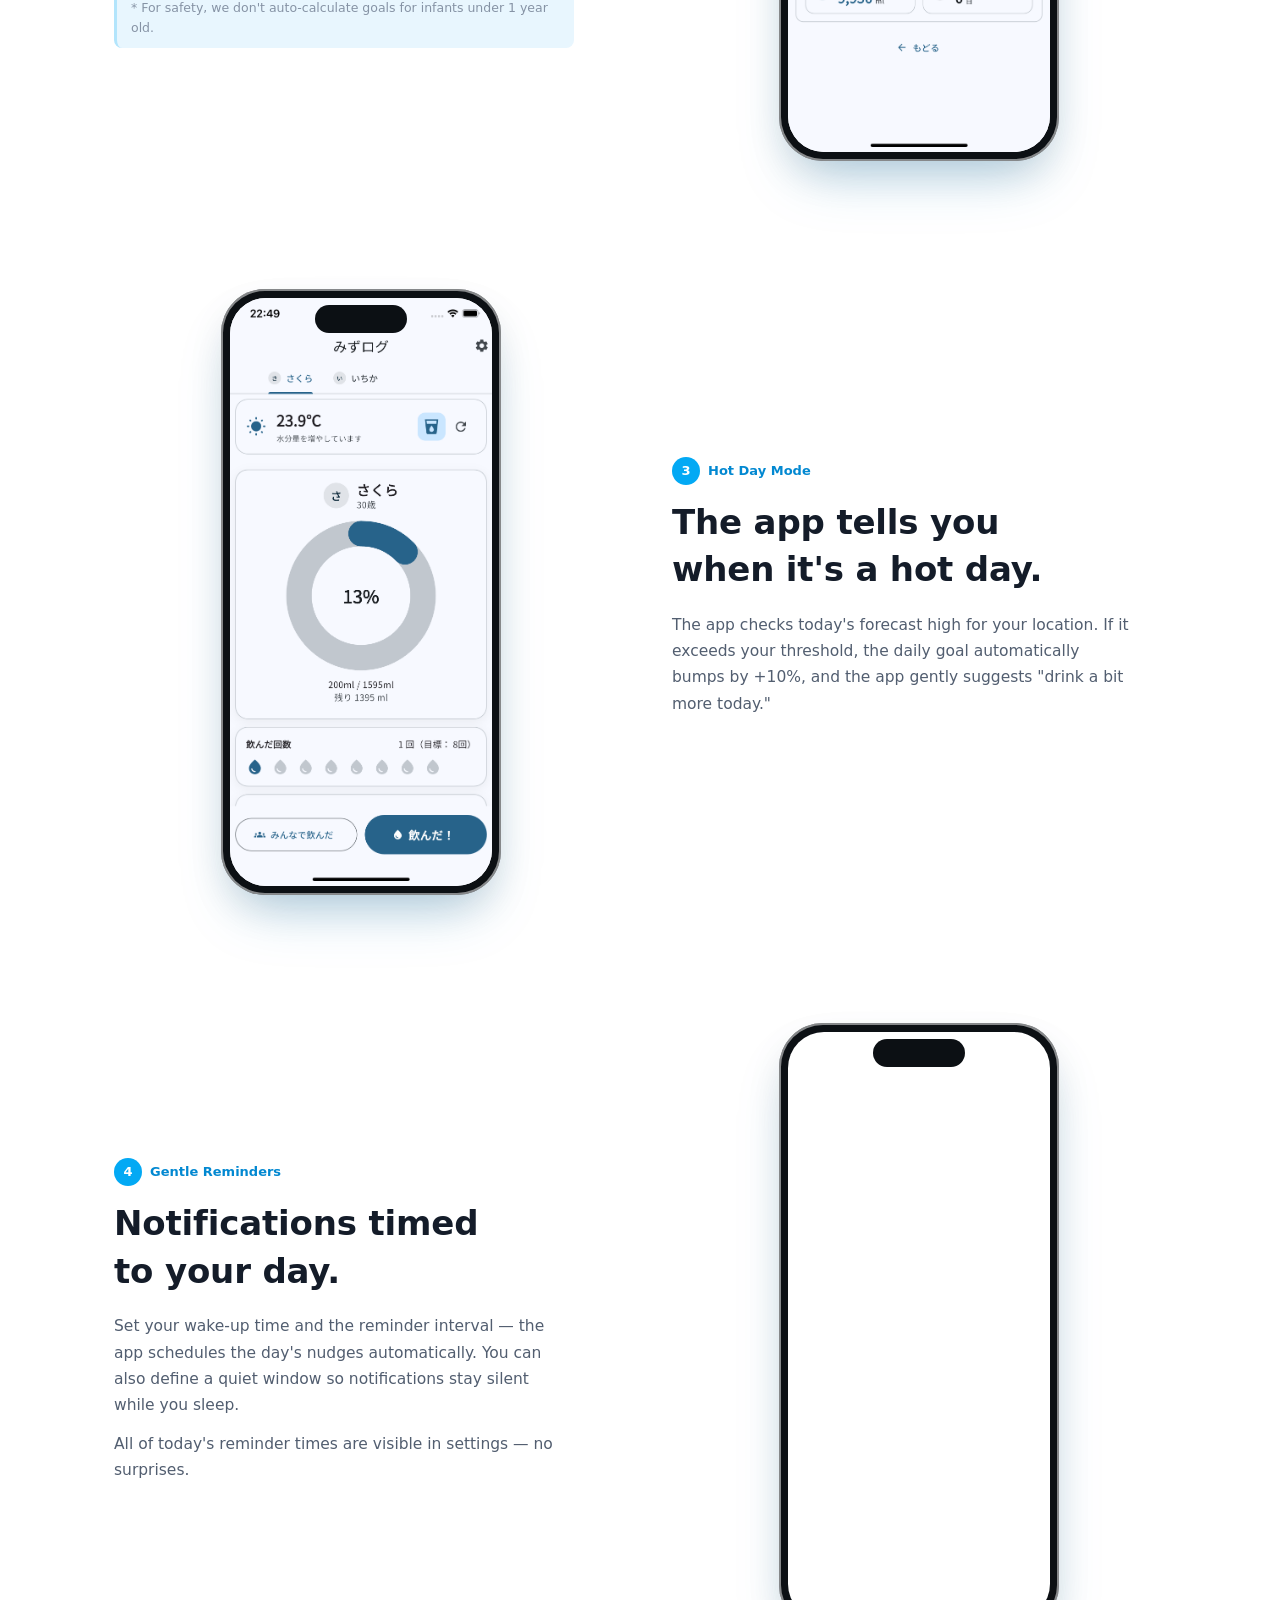
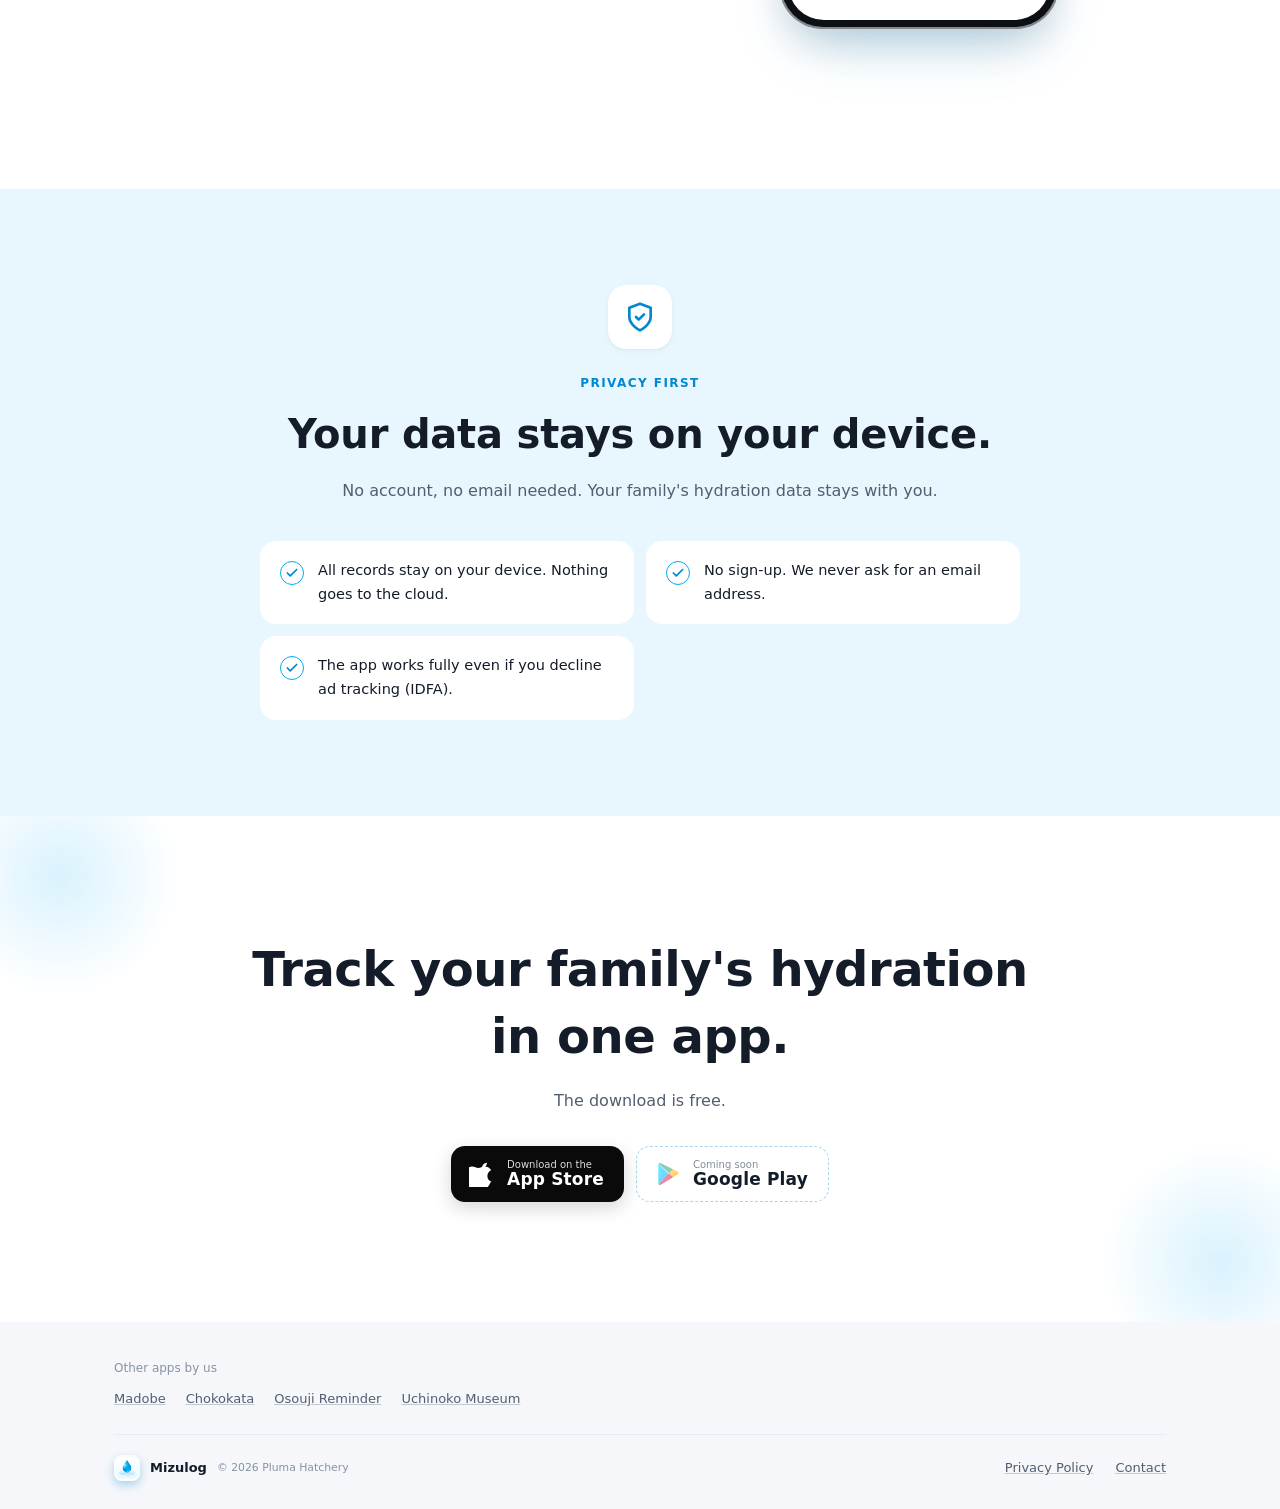
<file: mizulog/en/index.html>
<!doctype html>
<html lang="en">
<head>
<meta charset="utf-8">
<meta name="viewport" content="width=device-width,initial-scale=1">
<title>Mizulog — Track Your Family's Daily Hydration (iPhone App)</title>
<meta http-equiv="Content-Security-Policy" content="default-src 'self'; img-src 'self' data:; style-src 'self' https://fonts.googleapis.com; font-src 'self' https://fonts.gstatic.com data:; script-src 'none'; connect-src 'self'; object-src 'none'; base-uri 'self'; form-action 'self'; frame-ancestors 'none'; upgrade-insecure-requests">
<meta name="referrer" content="strict-origin-when-cross-origin">
<meta name="description" content="Mizulog is an iPhone hydration tracker for the whole family. Daily targets are calculated from age and weight, bumped +10% on hot days, and gentle reminders nudge each member to drink. No account needed — all data stays on your device. Free.">
<meta name="keywords" content="hydration tracker, water tracker app, family hydration, drink reminder, daily water goal, kids hydration, heat stroke prevention, iPhone health app">
<link rel="canonical" href="https://plumahatchery.com/mizulog/en/">
<link rel="alternate" hreflang="ja" href="https://plumahatchery.com/mizulog/">
<link rel="alternate" hreflang="en" href="https://plumahatchery.com/mizulog/en/">
<link rel="alternate" hreflang="zh-Hans" href="https://plumahatchery.com/mizulog/zh-Hans/">
<link rel="alternate" hreflang="zh-Hant" href="https://plumahatchery.com/mizulog/zh-Hant/">
<link rel="alternate" hreflang="x-default" href="https://plumahatchery.com/mizulog/">
<meta name="theme-color" content="#03A9F4">
<meta name="robots" content="index,follow">
<link rel="icon" type="image/png" sizes="32x32" href="../images/favicon-32.png">
<link rel="icon" type="image/png" sizes="192x192" href="../images/icon-192.png">
<link rel="apple-touch-icon" sizes="180x180" href="../images/apple-touch-icon.png">

<!-- Smart App Banner (iOS Safari) -->
<meta name="apple-itunes-app" content="app-id=6752614948">

<!-- Open Graph -->
<meta property="og:type" content="website">
<meta property="og:site_name" content="Mizulog">
<meta property="og:url" content="https://plumahatchery.com/mizulog/en/">
<meta property="og:title" content="Mizulog — Track Your Family's Daily Hydration (iPhone App)">
<meta property="og:description" content="Per-member water tracking for the whole family. Auto-calculated goals, +10% on hot days, gentle reminders. No account. All on-device. Free.">
<meta property="og:locale" content="en_US">
<meta property="og:locale:alternate" content="ja_JP">
<meta property="og:locale:alternate" content="zh_CN">
<meta property="og:locale:alternate" content="zh_TW">
<meta property="og:image" content="https://plumahatchery.com/mizulog/en/og-image.png">
<meta property="og:image:width" content="1200">
<meta property="og:image:height" content="630">
<meta property="og:image:alt" content="Mizulog — Track your family's daily hydration in one app.">

<!-- Twitter Card -->
<meta name="twitter:card" content="summary_large_image">
<meta name="twitter:title" content="Mizulog — Track Your Family's Daily Hydration">
<meta name="twitter:description" content="Per-member water tracking with auto goals, hot-day boost, and gentle reminders. No account. All on-device.">
<meta name="twitter:image" content="https://plumahatchery.com/mizulog/en/og-image.png">
<meta name="twitter:image:alt" content="Mizulog — Track your family's daily hydration in one app.">

<!-- Structured data: MobileApplication -->
<script type="application/ld+json">
{
  "@context": "https://schema.org",
  "@type": "MobileApplication",
  "name": "Mizulog",
  "alternateName": "みずログ",
  "description": "An iPhone hydration tracker for the whole family. Per-member logging, auto-calculated daily targets from age and weight, hot-day +10% boost, and gentle scheduled reminders. No account required, all data stored on-device.",
  "applicationCategory": "HealthApplication",
  "operatingSystem": "iOS",
  "url": "https://plumahatchery.com/mizulog/en/",
  "image": "https://plumahatchery.com/mizulog/en/og-image.png",
  "downloadUrl": "https://apps.apple.com/jp/app/id6752614948",
  "inLanguage": ["en", "ja", "zh-Hans", "zh-Hant"],
  "publisher": { "@type": "Organization", "name": "Pluma Hatchery", "url": "https://plumahatchery.com/" },
  "offers": { "@type": "Offer", "price": "0", "priceCurrency": "USD" },
  "featureList": [
    "Per-member water logging (one app for the whole family)",
    "Daily goals auto-calculated from age and weight",
    "Hot-day +10% boost via weather lookup",
    "Gentle reminders aligned to your wake/sleep schedule",
    "Fully offline, no account required",
    "All data stored on-device only"
  ]
}
</script>

<!-- Structured data: BreadcrumbList -->
<script type="application/ld+json">
{
  "@context": "https://schema.org",
  "@type": "BreadcrumbList",
  "itemListElement": [
    { "@type": "ListItem", "position": 1, "name": "Pluma Hatchery", "item": "https://plumahatchery.com/" },
    { "@type": "ListItem", "position": 2, "name": "Mizulog", "item": "https://plumahatchery.com/mizulog/en/" }
  ]
}
</script>

<!-- Structured data: WebSite -->
<script type="application/ld+json">
{
  "@context": "https://schema.org",
  "@type": "WebSite",
  "name": "Mizulog",
  "alternateName": "みずログ",
  "url": "https://plumahatchery.com/mizulog/en/",
  "inLanguage": "en",
  "publisher": { "@type": "Organization", "name": "Pluma Hatchery", "url": "https://plumahatchery.com/" }
}
</script>

<link rel="preconnect" href="https://fonts.googleapis.com">
<link rel="preconnect" href="https://fonts.gstatic.com" crossorigin>
<link href="https://fonts.googleapis.com/css2?family=Inter:wght@400;500;600;700;800;900&family=Noto+Sans+JP:wght@400;500;700;900&display=swap" rel="stylesheet">
<link rel="stylesheet" href="../styles.css">
</head>
<body>

<!-- ===== Nav ===== -->
<nav class="nav">
  <div class="nav-inner">
    <a class="brand" href="#">
      <span class="brand-mark" aria-label="Mizulog icon"></span>
      <span class="brand-name">Mizulog</span>
    </a>
    <div class="nav-lang">
      <a href="../" hreflang="ja">JP</a>
      <a href="./" class="active" hreflang="en">EN</a>
      <a href="../zh-Hans/" hreflang="zh-Hans">简</a>
      <a href="../zh-Hant/" hreflang="zh-Hant">繁</a>
    </div>
    <a class="nav-cta" href="#download">Free Download</a>
  </div>
</nav>

<!-- ===== Hero ===== -->
<header class="hero">
  <svg class="hero-deco cloud-1" viewBox="0 0 100 50" fill="#B3E5FC" aria-hidden="true"><ellipse cx="30" cy="30" rx="22" ry="14"/><ellipse cx="55" cy="25" rx="26" ry="16"/><ellipse cx="78" cy="32" rx="18" ry="12"/></svg>
  <svg class="hero-deco cloud-2" viewBox="0 0 100 50" fill="#B3E5FC" aria-hidden="true"><ellipse cx="30" cy="30" rx="22" ry="14"/><ellipse cx="55" cy="25" rx="26" ry="16"/><ellipse cx="78" cy="32" rx="18" ry="12"/></svg>
  <svg class="hero-deco drop-1" viewBox="0 0 24 24" fill="#03A9F4" aria-hidden="true"><path d="M12 2c4 4.5 7 8.4 7 12.2A7 7 0 1 1 5 14.2C5 10.4 8 6.5 12 2z"/></svg>
  <svg class="hero-deco drop-2" viewBox="0 0 24 24" fill="#0288D1" aria-hidden="true"><path d="M12 2c4 4.5 7 8.4 7 12.2A7 7 0 1 1 5 14.2C5 10.4 8 6.5 12 2z"/></svg>
  <svg class="hero-deco sun" viewBox="0 0 60 60" fill="none" stroke="#FFC107" stroke-width="3" stroke-linecap="round" aria-hidden="true"><circle cx="30" cy="30" r="10" fill="#FFE082" stroke="none"/><g><line x1="30" y1="6" x2="30" y2="12"/><line x1="30" y1="48" x2="30" y2="54"/><line x1="6" y1="30" x2="12" y2="30"/><line x1="48" y1="30" x2="54" y2="30"/><line x1="13" y1="13" x2="17" y2="17"/><line x1="43" y1="43" x2="47" y2="47"/><line x1="47" y1="13" x2="43" y2="17"/><line x1="17" y1="43" x2="13" y2="47"/></g></svg>

  <div class="wrap hero-grid">
    <div class="hero-copy">
      <span class="eyebrow"><span class="dot"></span>Family Hydration App</span>
      <h1>Track everyone's<br><span class="quote">"Did you drink?"</span><br>in one app.</h1>
      <p class="hero-sub">
        For your kids, for yourself, for grandparents too.<br>
        Daily targets auto-calculated from age and weight; hot days get an automatic boost.<br>
        Open the app — everyone's day-at-a-glance, in one place.
      </p>
      <div class="cta-row">
        <a class="store-btn" href="#download" aria-label="Download on the App Store">
          <svg viewBox="0 0 24 24" fill="white" aria-hidden="true"><path d="M16.5 1.5c.1 1.2-.4 2.4-1.1 3.3-.8.9-2.1 1.6-3.3 1.5-.1-1.2.5-2.4 1.2-3.2.8-.9 2.1-1.5 3.2-1.6zm3.7 17.6c-.7 1.5-1 2.2-1.9 3.5-1.2 1.8-3 4-5.1 4-1.9 0-2.4-1.2-5-1.2-2.6 0-3.1 1.3-5 1.2-2.2 0-3.8-2-5-3.8-3.5-5.1-3.9-11-1.7-14.2 1.5-2.2 4-3.5 6.3-3.5 2.4 0 3.9 1.3 5.9 1.3 1.9 0 3.1-1.3 5.9-1.3 2.1 0 4.3 1.1 5.9 3.1-5.2 2.8-4.4 10.2.7 10.9z"/></svg>
          <span class="label"><small>Download on the</small><span>App Store</span></span>
        </a>
        <span class="store-btn store-btn-soon" role="text" aria-label="Google Play coming soon">
          <svg viewBox="0 0 24 24" aria-hidden="true"><defs><linearGradient id="gp1" x1="0" y1="0" x2="1" y2="1"><stop offset="0" stop-color="#00DDFF"/><stop offset="1" stop-color="#0094FF"/></linearGradient><linearGradient id="gp2" x1="0" y1="0" x2="1" y2="1"><stop offset="0" stop-color="#FFD600"/><stop offset="1" stop-color="#FF8E00"/></linearGradient><linearGradient id="gp3" x1="0" y1="0" x2="1" y2="1"><stop offset="0" stop-color="#FF3A44"/><stop offset="1" stop-color="#C31162"/></linearGradient><linearGradient id="gp4" x1="0" y1="0" x2="1" y2="1"><stop offset="0" stop-color="#32A071"/><stop offset="1" stop-color="#2DA771"/></linearGradient></defs><path d="M3.5 2.2c-.3.3-.5.8-.5 1.4v16.8c0 .6.2 1.1.5 1.4l9.4-9.4z" fill="url(#gp1)"/><path d="M16.7 15l-3.8-3.6 3.8-3.8 4.2 2.4c1.2.7 1.2 1.8 0 2.5z" fill="url(#gp2)"/><path d="M3.5 21.8c.4.4 1.1.5 1.9.1L16.7 15l-3.8-3.6z" fill="url(#gp3)"/><path d="M5.4 2.1c-.8-.4-1.5-.4-1.9.1l9.4 9.2L16.7 7.6 5.4 2.1z" fill="url(#gp4)"/></svg>
          <span class="label"><small>Coming soon</small><span>Google Play</span></span>
        </span>
      </div>
      <div class="hero-meta">
        <span><span class="check">✓</span>For the whole family</span>
        <span><span class="check">✓</span>No sign-up</span>
        <span><span class="check">✓</span>Free</span>
      </div>
    </div>

    <div class="hero-phone-wrap">
      <div class="phone lg">
        <div class="phone-screen"><img src="../images/home-progress.png" alt="Mizulog home screen — today's progress bar and per-member hydration log" width="1284" height="2778" fetchpriority="high"></div>
      </div>

      <div class="hero-badge">
        <div class="ico">
          <svg viewBox="0 0 24 24" width="16" height="16" fill="currentColor" aria-hidden="true"><path d="M12 3c3.5 4 6 7.2 6 10.5a6 6 0 1 1-12 0C6 10.2 8.5 7 12 3z"/></svg>
        </div>
        <div>
          <div>1,450 ml / day</div>
          <div class="v">Your daily goal</div>
        </div>
      </div>
      <div class="hero-badge b2">
        <div class="ico">☀️</div>
        <div>
          <div>Hot day +10%</div>
          <div class="v">Auto-boosted</div>
        </div>
      </div>
    </div>
  </div>
</header>

<!-- ===== Sub-head 3 points ===== -->
<section class="points">
  <div class="wrap">
    <div class="points-grid">
      <div class="point">
        <div class="point-ico">🥛</div>
        <h3>Per-member tracking</h3>
        <p>All your family in one app. Swipe to switch between members.</p>
      </div>
      <div class="point">
        <div class="point-ico">📐</div>
        <h3>Auto-calculated goals</h3>
        <p>From age, weight, and activity — a goal tailored to each person.</p>
      </div>
      <div class="point">
        <div class="point-ico">☀️</div>
        <h3>Weather-aware</h3>
        <p>+10% automatically on hot days. The app gently suggests "drink a bit more today."</p>
      </div>
    </div>
  </div>
</section>

<!-- ===== Audience ===== -->
<section class="audience">
  <div class="wrap center">
    <div class="section-eyebrow">For Families</div>
    <h2 class="section-title">An app for people like you</h2>
    <p class="section-lead">For anyone tired of asking "did you drink enough today?"</p>
    <div class="audience-grid">
      <div class="audience-card">
        <span class="check-circle"><svg viewBox="0 0 24 24" fill="none" stroke="currentColor" stroke-width="3" stroke-linecap="round" stroke-linejoin="round" aria-hidden="true"><polyline points="20 6 9 17 4 12"/></svg></span>
        <span>Parents who want to track their kids' hydration on their phone</span>
      </div>
      <div class="audience-card">
        <span class="check-circle"><svg viewBox="0 0 24 24" fill="none" stroke="currentColor" stroke-width="3" stroke-linecap="round" stroke-linejoin="round" aria-hidden="true"><polyline points="20 6 9 17 4 12"/></svg></span>
        <span>Caregivers helping a family member with summer hydration at home</span>
      </div>
      <div class="audience-card">
        <span class="check-circle"><svg viewBox="0 0 24 24" fill="none" stroke="currentColor" stroke-width="3" stroke-linecap="round" stroke-linejoin="round" aria-hidden="true"><polyline points="20 6 9 17 4 12"/></svg></span>
        <span>Desk workers who go hours without remembering to drink</span>
      </div>
      <div class="audience-card">
        <span class="check-circle"><svg viewBox="0 0 24 24" fill="none" stroke="currentColor" stroke-width="3" stroke-linecap="round" stroke-linejoin="round" aria-hidden="true"><polyline points="20 6 9 17 4 12"/></svg></span>
        <span>Anyone who wants family hydration tracking in one simple app</span>
      </div>
    </div>
  </div>
</section>

<!-- ===== Features ===== -->
<section class="features">
  <div class="wrap">

    <div class="feature">
      <div class="phone-col">
        <div class="blob"></div>
        <div class="phone"><div class="phone-screen"><img src="../images/home.png" alt="Member switcher home screen — swipe tabs to see every family member's progress" width="1284" height="2778" loading="lazy"></div></div>
      </div>
      <div>
        <div class="feature-num"><span class="badge">1</span>Member Tracking</div>
        <h2>The whole family,<br>in one app.</h2>
        <p>Add Dad, Mom, the kids, grandparents. Just a name and a photo — and each member gets their own log.</p>
        <p>Swipe the tabs on the home screen to see everyone's progress at a glance.</p>
      </div>
    </div>

    <div class="feature reverse">
      <div class="phone-col">
        <div class="blob"></div>
        <div class="phone"><div class="phone-screen"><img src="../images/stats.png" alt="Auto goal calculator — daily target derived from age and weight" width="1284" height="2778" loading="lazy"></div></div>
      </div>
      <div>
        <div class="feature-num"><span class="badge">2</span>Auto Goal Calculation</div>
        <h2>"How much should<br>I drink?"</h2>
        <p>Enter age and weight — the app calculates a daily target automatically, adjusts the baseline by age, and adds more on exercise days.</p>
        <p>Want to set your own target? You can override with a fixed number anytime.</p>
        <div class="note">* For safety, we don't auto-calculate goals for infants under 1 year old.</div>
      </div>
    </div>

    <div class="feature">
      <div class="phone-col">
        <div class="blob"></div>
        <div class="phone"><div class="phone-screen"><img src="../images/hot-day.png" alt="Hot-day mode home screen — daily goal automatically bumped +10% when temperature exceeds threshold" width="1284" height="2778" loading="lazy"></div></div>
      </div>
      <div>
        <div class="feature-num"><span class="badge">3</span>Hot Day Mode</div>
        <h2>The app tells you<br>when it's a hot day.</h2>
        <p>The app checks today's forecast high for your location. If it exceeds your threshold, the daily goal automatically bumps by +10%, and the app gently suggests "drink a bit more today."</p>
      </div>
    </div>

    <div class="feature reverse">
      <div class="phone-col">
        <div class="blob"></div>
        <div class="phone"><div class="phone-screen"><img src="../images/log-sheet.png" alt="Drink log sheet — reminder times align with your daily wake/sleep schedule" width="1284" height="2778" loading="lazy"></div></div>
      </div>
      <div>
        <div class="feature-num"><span class="badge">4</span>Gentle Reminders</div>
        <h2>Notifications timed<br>to your day.</h2>
        <p>Set your wake-up time and the reminder interval — the app schedules the day's nudges automatically. You can also define a quiet window so notifications stay silent while you sleep.</p>
        <p>All of today's reminder times are visible in settings — no surprises.</p>
      </div>
    </div>

  </div>
</section>

<!-- ===== Privacy ===== -->
<section class="privacy">
  <div class="wrap">
    <div class="privacy-inner">
      <div class="privacy-shield">
        <svg viewBox="0 0 24 24" fill="none" stroke="currentColor" stroke-width="2" stroke-linecap="round" stroke-linejoin="round" aria-hidden="true"><path d="M12 22s8-4 8-10V5l-8-3-8 3v7c0 6 8 10 8 10z"/><path d="m9 12 2 2 4-4"/></svg>
      </div>
      <div class="section-eyebrow">Privacy First</div>
      <h2 class="section-title">Your data stays on your device.</h2>
      <p class="section-lead">No account, no email needed. Your family's hydration data stays with you.</p>
      <ul class="privacy-list">
        <li><span class="check-circle"><svg viewBox="0 0 24 24" fill="none" stroke="currentColor" stroke-width="3" stroke-linecap="round" stroke-linejoin="round" aria-hidden="true"><polyline points="20 6 9 17 4 12"/></svg></span><span>All records stay on your device. Nothing goes to the cloud.</span></li>
        <li><span class="check-circle"><svg viewBox="0 0 24 24" fill="none" stroke="currentColor" stroke-width="3" stroke-linecap="round" stroke-linejoin="round" aria-hidden="true"><polyline points="20 6 9 17 4 12"/></svg></span><span>No sign-up. We never ask for an email address.</span></li>
        <li><span class="check-circle"><svg viewBox="0 0 24 24" fill="none" stroke="currentColor" stroke-width="3" stroke-linecap="round" stroke-linejoin="round" aria-hidden="true"><polyline points="20 6 9 17 4 12"/></svg></span><span>The app works fully even if you decline ad tracking (IDFA).</span></li>
      </ul>
    </div>
  </div>
</section>

<!-- ===== Final CTA ===== -->
<section class="final-cta" id="download">
  <div class="wrap final-cta-inner">
    <h2>Track your family's hydration<br>in one app.</h2>
    <p class="sub">The download is free.</p>
    <div class="cta-row center">
      <a class="store-btn" href="https://apps.apple.com/jp/app/%E3%81%BF%E3%81%9A%E3%83%AD%E3%82%B0-%E6%B0%B4%E5%88%86%E8%A3%9C%E7%B5%A6-%E9%A3%B2%E6%B0%B4%E8%A8%98%E9%8C%B2/id6752614948" target="_blank" rel="noopener" aria-label="Download on the App Store">
        <svg viewBox="0 0 24 24" fill="white" aria-hidden="true"><path d="M16.5 1.5c.1 1.2-.4 2.4-1.1 3.3-.8.9-2.1 1.6-3.3 1.5-.1-1.2.5-2.4 1.2-3.2.8-.9 2.1-1.5 3.2-1.6zm3.7 17.6c-.7 1.5-1 2.2-1.9 3.5-1.2 1.8-3 4-5.1 4-1.9 0-2.4-1.2-5-1.2-2.6 0-3.1 1.3-5 1.2-2.2 0-3.8-2-5-3.8-3.5-5.1-3.9-11-1.7-14.2 1.5-2.2 4-3.5 6.3-3.5 2.4 0 3.9 1.3 5.9 1.3 1.9 0 3.1-1.3 5.9-1.3 2.1 0 4.3 1.1 5.9 3.1-5.2 2.8-4.4 10.2.7 10.9z"/></svg>
        <span class="label"><small>Download on the</small><span>App Store</span></span>
      </a>
      <span class="store-btn store-btn-soon" role="text" aria-label="Google Play coming soon">
        <svg viewBox="0 0 24 24" aria-hidden="true"><defs><linearGradient id="gp1b" x1="0" y1="0" x2="1" y2="1"><stop offset="0" stop-color="#00DDFF"/><stop offset="1" stop-color="#0094FF"/></linearGradient><linearGradient id="gp2b" x1="0" y1="0" x2="1" y2="1"><stop offset="0" stop-color="#FFD600"/><stop offset="1" stop-color="#FF8E00"/></linearGradient><linearGradient id="gp3b" x1="0" y1="0" x2="1" y2="1"><stop offset="0" stop-color="#FF3A44"/><stop offset="1" stop-color="#C31162"/></linearGradient><linearGradient id="gp4b" x1="0" y1="0" x2="1" y2="1"><stop offset="0" stop-color="#32A071"/><stop offset="1" stop-color="#2DA771"/></linearGradient></defs><path d="M3.5 2.2c-.3.3-.5.8-.5 1.4v16.8c0 .6.2 1.1.5 1.4l9.4-9.4z" fill="url(#gp1b)"/><path d="M16.7 15l-3.8-3.6 3.8-3.8 4.2 2.4c1.2.7 1.2 1.8 0 2.5z" fill="url(#gp2b)"/><path d="M3.5 21.8c.4.4 1.1.5 1.9.1L16.7 15l-3.8-3.6z" fill="url(#gp3b)"/><path d="M5.4 2.1c-.8-.4-1.5-.4-1.9.1l9.4 9.2L16.7 7.6 5.4 2.1z" fill="url(#gp4b)"/></svg>
        <span class="label"><small>Coming soon</small><span>Google Play</span></span>
      </span>
    </div>
  </div>
</section>

<!-- ===== Footer ===== -->
<footer>
  <div class="foot-related">
    <div class="foot-related-label">Other apps by us</div>
    <div class="foot-related-links">
      <a href="https://plumahatchery.com/madobe/">Madobe</a>
      <a href="https://plumahatchery.com/chokokata/">Chokokata</a>
      <a href="https://plumahatchery.com/osoujireminder/">Osouji Reminder</a>
      <a href="https://plumahatchery.com/uchinokomuseum/" target="_blank" rel="noopener">Uchinoko Museum</a>
    </div>
  </div>
  <div class="foot-divider"><hr></div>
  <div class="foot-inner">
    <div class="foot-brand">
      <span class="brand-mark" aria-label="Mizulog icon"></span>
      <span class="foot-brand-name">Mizulog</span>
      <small>© 2026 Pluma Hatchery</small>
    </div>
    <div class="foot-links">
      <a href="https://plumahatchery.github.io/mizulog-info/" target="_blank" rel="noopener">Privacy Policy</a>
      <a href="mailto:pluma.hatchery@gmail.com">Contact</a>
    </div>
  </div>
</footer>

</body>
</html>
</file>
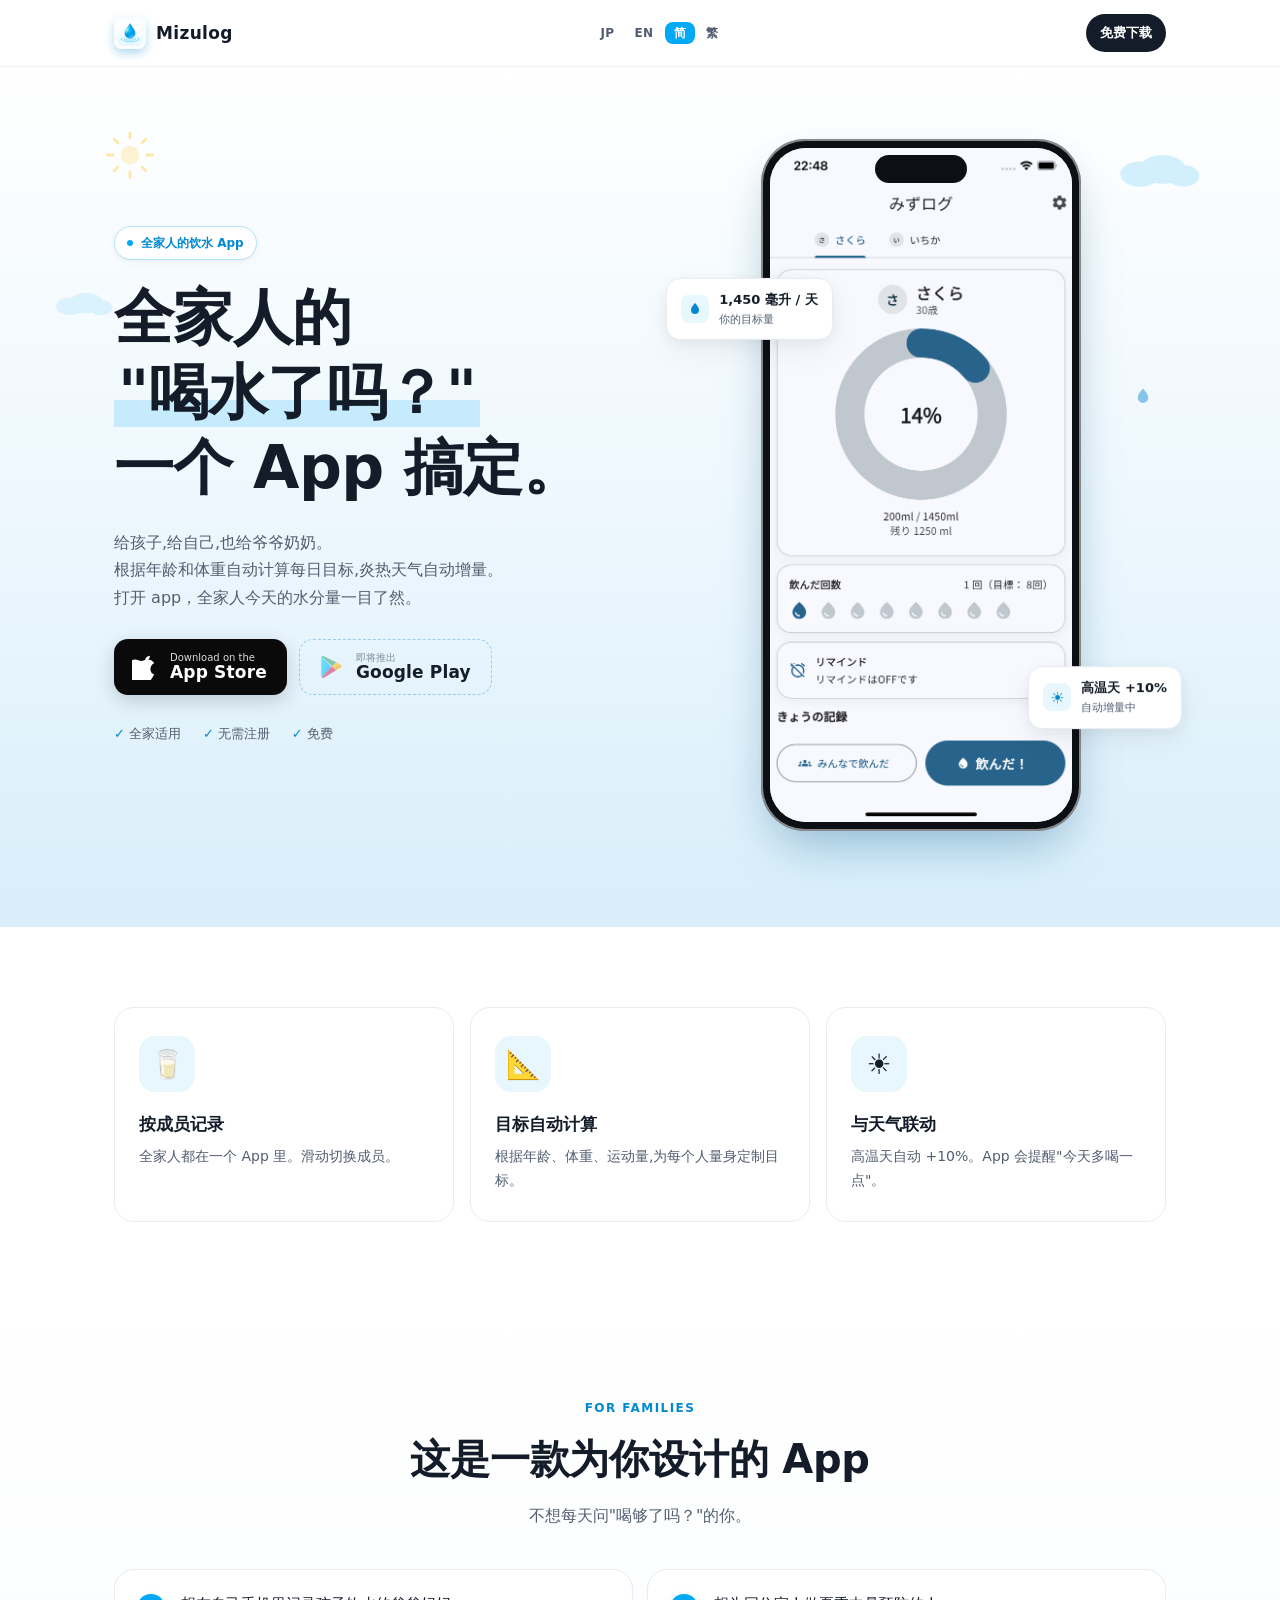
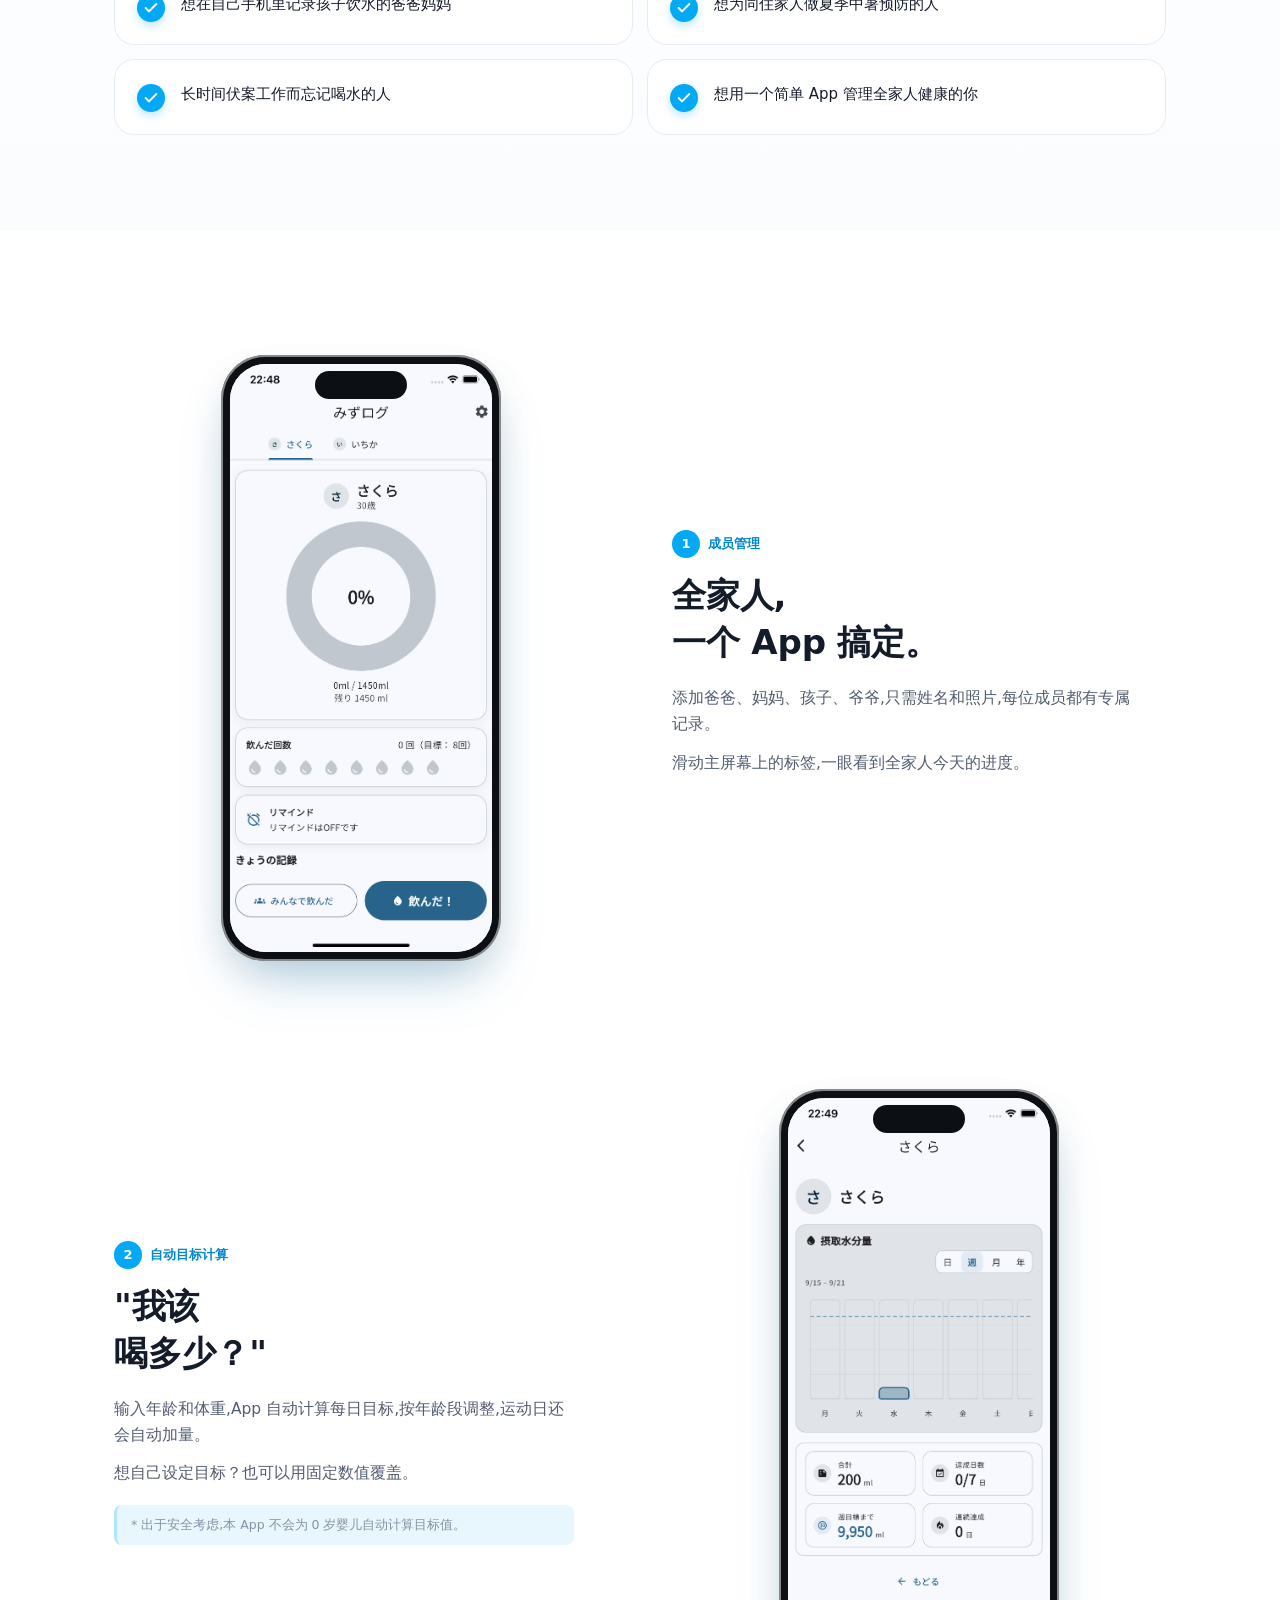
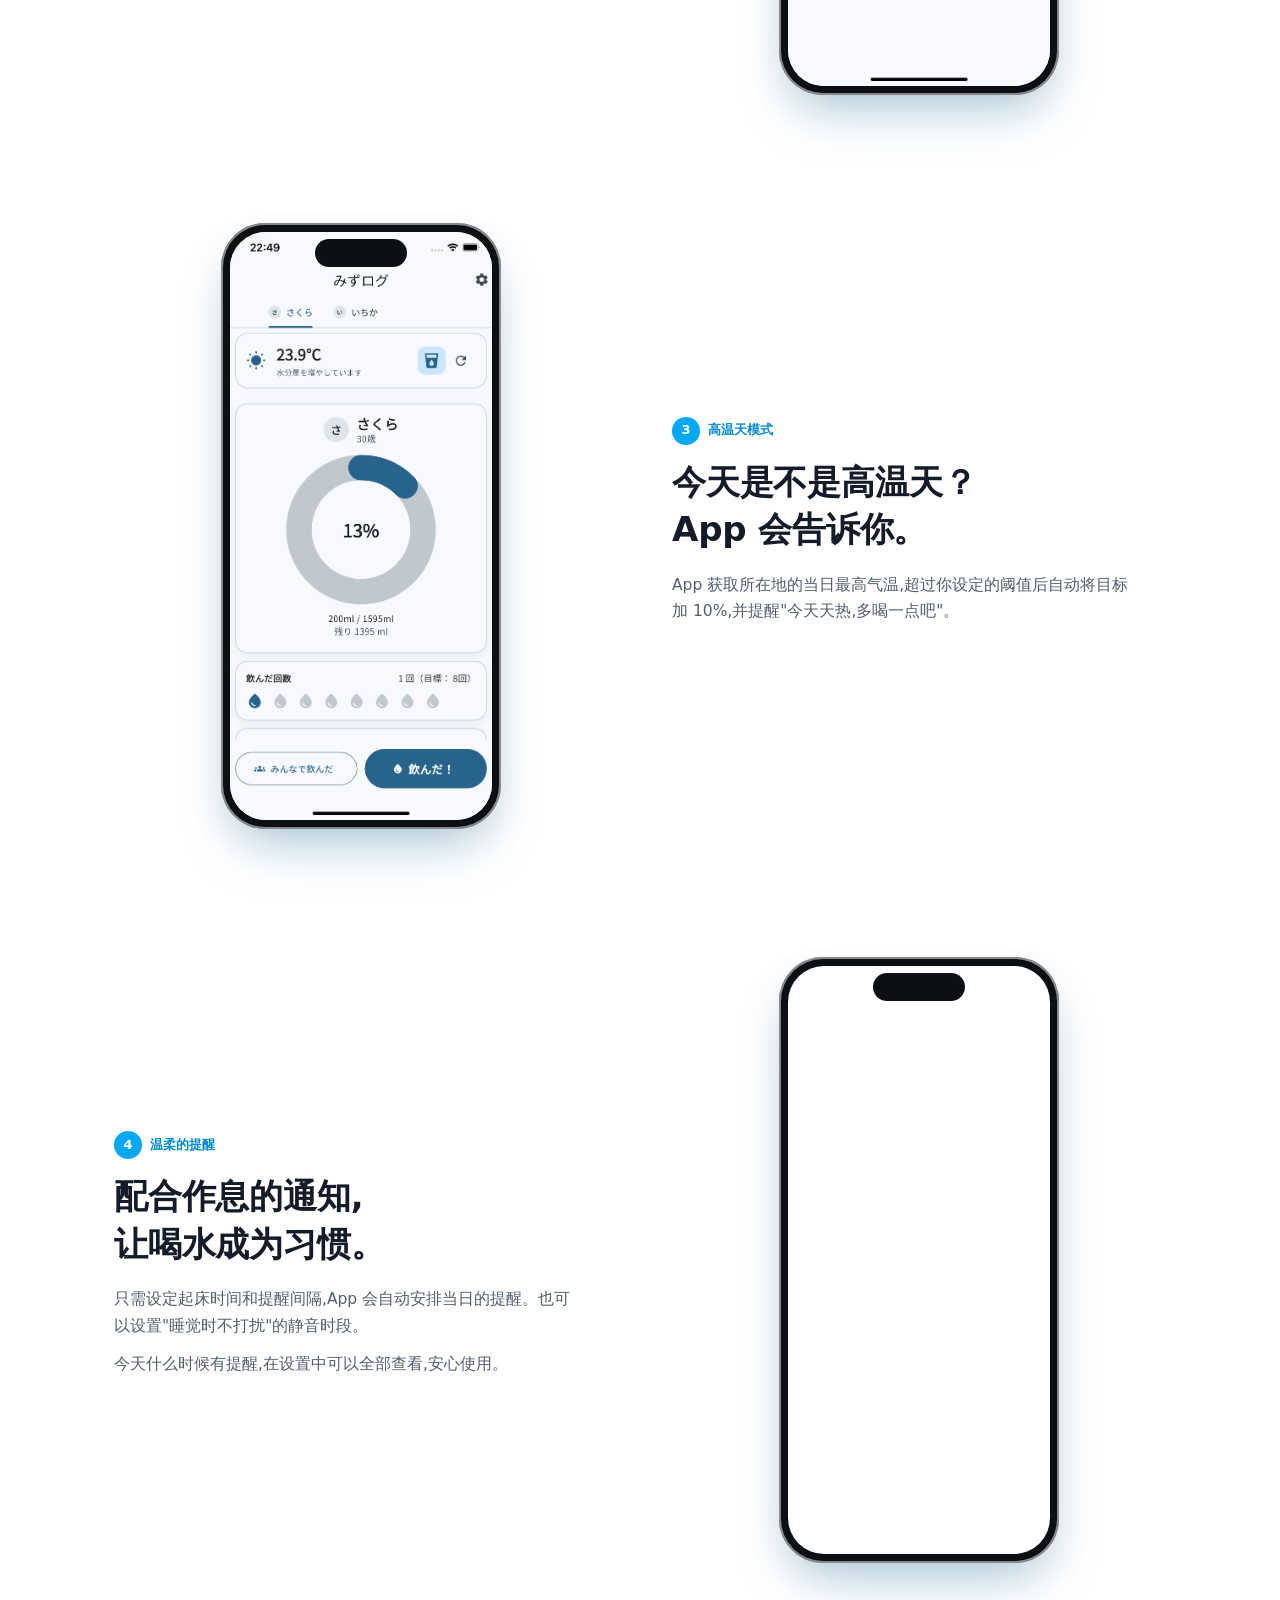
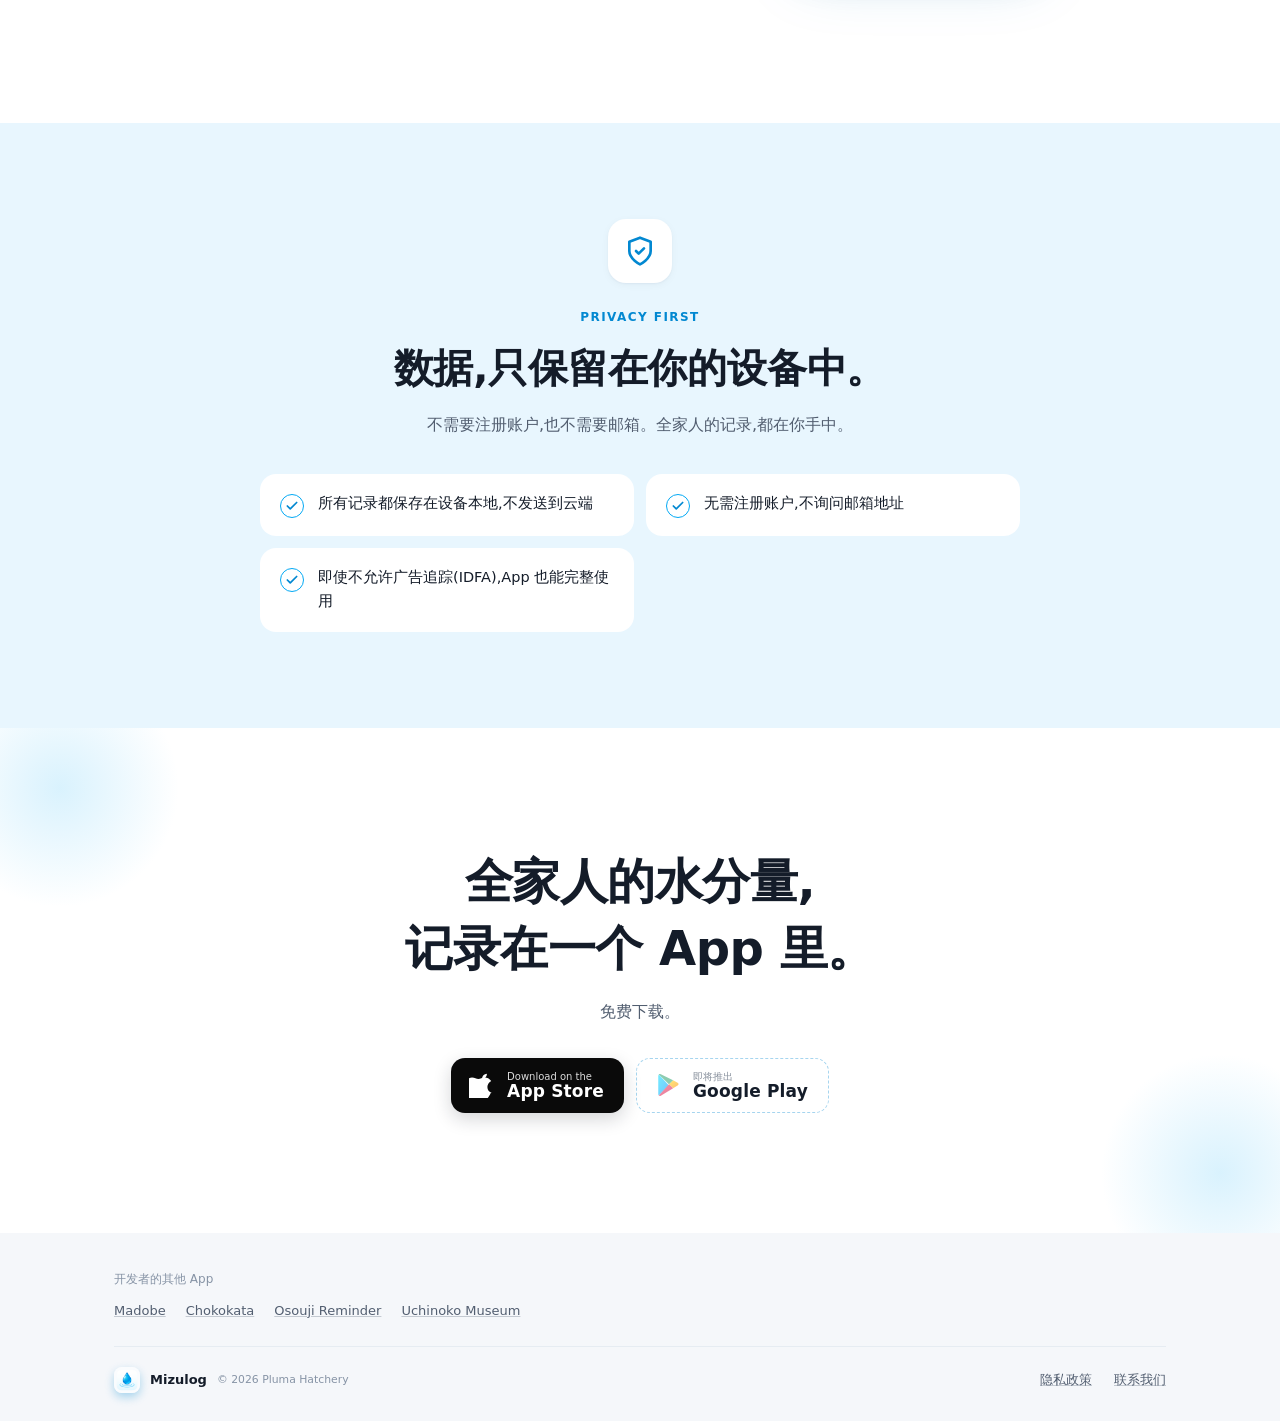
<file: mizulog/zh-Hans/index.html>
<!doctype html>
<html lang="zh-Hans">
<head>
<meta charset="utf-8">
<meta name="viewport" content="width=device-width,initial-scale=1">
<title>Mizulog — 全家人的饮水记录与提醒 App｜iPhone 喝水追踪应用</title>
<meta http-equiv="Content-Security-Policy" content="default-src 'self'; img-src 'self' data:; style-src 'self' https://fonts.googleapis.com; font-src 'self' https://fonts.gstatic.com data:; script-src 'none'; connect-src 'self'; object-src 'none'; base-uri 'self'; form-action 'self'; frame-ancestors 'none'; upgrade-insecure-requests">
<meta name="referrer" content="strict-origin-when-cross-origin">
<meta name="description" content="Mizulog 是一款为全家人设计的饮水记录 iPhone 应用。根据年龄和体重自动计算每位成员的每日目标饮水量,炎热天气自动 +10%,温柔的提醒让你不再忘记喝水。无需注册账户,所有数据仅保存在设备本地。免费。">
<meta name="keywords" content="喝水提醒 app,饮水记录,全家人健康管理,中暑预防,目标饮水量,儿童饮水,老人健康,iPhone 应用">
<link rel="canonical" href="https://plumahatchery.com/mizulog/zh-Hans/">
<link rel="alternate" hreflang="ja" href="https://plumahatchery.com/mizulog/">
<link rel="alternate" hreflang="en" href="https://plumahatchery.com/mizulog/en/">
<link rel="alternate" hreflang="zh-Hans" href="https://plumahatchery.com/mizulog/zh-Hans/">
<link rel="alternate" hreflang="zh-Hant" href="https://plumahatchery.com/mizulog/zh-Hant/">
<link rel="alternate" hreflang="x-default" href="https://plumahatchery.com/mizulog/">
<meta name="theme-color" content="#03A9F4">
<meta name="robots" content="index,follow">
<link rel="icon" type="image/png" sizes="32x32" href="../images/favicon-32.png">
<link rel="icon" type="image/png" sizes="192x192" href="../images/icon-192.png">
<link rel="apple-touch-icon" sizes="180x180" href="../images/apple-touch-icon.png">

<!-- Smart App Banner (iOS Safari) -->
<meta name="apple-itunes-app" content="app-id=6752614948">

<!-- Open Graph -->
<meta property="og:type" content="website">
<meta property="og:site_name" content="Mizulog">
<meta property="og:url" content="https://plumahatchery.com/mizulog/zh-Hans/">
<meta property="og:title" content="Mizulog — 全家人的饮水记录与提醒 App">
<meta property="og:description" content="按成员记录全家人的饮水量;按年龄和体重自动计算目标;炎热天气自动 +10%;温柔的提醒。无需账户,数据仅在设备本地。免费。">
<meta property="og:locale" content="zh_CN">
<meta property="og:locale:alternate" content="ja_JP">
<meta property="og:locale:alternate" content="en_US">
<meta property="og:locale:alternate" content="zh_TW">
<meta property="og:image" content="https://plumahatchery.com/mizulog/zh-Hans/og-image.png">
<meta property="og:image:width" content="1200">
<meta property="og:image:height" content="630">
<meta property="og:image:alt" content="Mizulog — 全家人的饮水记录与提醒 App。">

<!-- Twitter Card -->
<meta name="twitter:card" content="summary_large_image">
<meta name="twitter:title" content="Mizulog — 全家人的饮水记录与提醒 App">
<meta name="twitter:description" content="按成员记录,自动目标计算,高温天 +10%,温柔的提醒。无需账户。">
<meta name="twitter:image" content="https://plumahatchery.com/mizulog/zh-Hans/og-image.png">
<meta name="twitter:image:alt" content="Mizulog — 全家人的饮水记录。">

<!-- Structured data: MobileApplication -->
<script type="application/ld+json">
{
  "@context": "https://schema.org",
  "@type": "MobileApplication",
  "name": "Mizulog",
  "alternateName": "みずログ",
  "description": "为全家人设计的饮水记录 iPhone 应用。按成员记录,根据年龄和体重自动计算每日目标,炎热天气自动 +10%,温柔的预约提醒。无需注册账户,所有数据仅保存在设备本地。",
  "applicationCategory": "HealthApplication",
  "operatingSystem": "iOS",
  "url": "https://plumahatchery.com/mizulog/zh-Hans/",
  "image": "https://plumahatchery.com/mizulog/zh-Hans/og-image.png",
  "downloadUrl": "https://apps.apple.com/jp/app/id6752614948",
  "inLanguage": ["zh-Hans", "ja", "en", "zh-Hant"],
  "publisher": { "@type": "Organization", "name": "Pluma Hatchery", "url": "https://plumahatchery.com/" },
  "offers": { "@type": "Offer", "price": "0", "priceCurrency": "CNY" },
  "featureList": [
    "按成员记录饮水(一个 App 管全家)",
    "根据年龄和体重自动计算每日目标饮水量",
    "天气联动:高温天自动 +10%",
    "配合作息时间的温柔提醒",
    "完全离线,无需注册账户",
    "所有数据仅保存在设备本地"
  ]
}
</script>

<!-- Structured data: BreadcrumbList -->
<script type="application/ld+json">
{
  "@context": "https://schema.org",
  "@type": "BreadcrumbList",
  "itemListElement": [
    { "@type": "ListItem", "position": 1, "name": "Pluma Hatchery", "item": "https://plumahatchery.com/" },
    { "@type": "ListItem", "position": 2, "name": "Mizulog", "item": "https://plumahatchery.com/mizulog/zh-Hans/" }
  ]
}
</script>

<!-- Structured data: WebSite -->
<script type="application/ld+json">
{
  "@context": "https://schema.org",
  "@type": "WebSite",
  "name": "Mizulog",
  "alternateName": "みずログ",
  "url": "https://plumahatchery.com/mizulog/zh-Hans/",
  "inLanguage": "zh-Hans",
  "publisher": { "@type": "Organization", "name": "Pluma Hatchery", "url": "https://plumahatchery.com/" }
}
</script>

<link rel="preconnect" href="https://fonts.googleapis.com">
<link rel="preconnect" href="https://fonts.gstatic.com" crossorigin>
<link href="https://fonts.googleapis.com/css2?family=Noto+Sans+SC:wght@400;500;700;900&display=swap" rel="stylesheet">
<link rel="stylesheet" href="../styles.css">
</head>
<body>

<!-- ===== Nav ===== -->
<nav class="nav">
  <div class="nav-inner">
    <a class="brand" href="#">
      <span class="brand-mark" aria-label="Mizulog 图标"></span>
      <span class="brand-name">Mizulog</span>
    </a>
    <div class="nav-lang">
      <a href="../" hreflang="ja">JP</a>
      <a href="../en/" hreflang="en">EN</a>
      <a href="./" class="active" hreflang="zh-Hans">简</a>
      <a href="../zh-Hant/" hreflang="zh-Hant">繁</a>
    </div>
    <a class="nav-cta" href="#download">免费下载</a>
  </div>
</nav>

<!-- ===== Hero ===== -->
<header class="hero">
  <svg class="hero-deco cloud-1" viewBox="0 0 100 50" fill="#B3E5FC" aria-hidden="true"><ellipse cx="30" cy="30" rx="22" ry="14"/><ellipse cx="55" cy="25" rx="26" ry="16"/><ellipse cx="78" cy="32" rx="18" ry="12"/></svg>
  <svg class="hero-deco cloud-2" viewBox="0 0 100 50" fill="#B3E5FC" aria-hidden="true"><ellipse cx="30" cy="30" rx="22" ry="14"/><ellipse cx="55" cy="25" rx="26" ry="16"/><ellipse cx="78" cy="32" rx="18" ry="12"/></svg>
  <svg class="hero-deco drop-1" viewBox="0 0 24 24" fill="#03A9F4" aria-hidden="true"><path d="M12 2c4 4.5 7 8.4 7 12.2A7 7 0 1 1 5 14.2C5 10.4 8 6.5 12 2z"/></svg>
  <svg class="hero-deco drop-2" viewBox="0 0 24 24" fill="#0288D1" aria-hidden="true"><path d="M12 2c4 4.5 7 8.4 7 12.2A7 7 0 1 1 5 14.2C5 10.4 8 6.5 12 2z"/></svg>
  <svg class="hero-deco sun" viewBox="0 0 60 60" fill="none" stroke="#FFC107" stroke-width="3" stroke-linecap="round" aria-hidden="true"><circle cx="30" cy="30" r="10" fill="#FFE082" stroke="none"/><g><line x1="30" y1="6" x2="30" y2="12"/><line x1="30" y1="48" x2="30" y2="54"/><line x1="6" y1="30" x2="12" y2="30"/><line x1="48" y1="30" x2="54" y2="30"/><line x1="13" y1="13" x2="17" y2="17"/><line x1="43" y1="43" x2="47" y2="47"/><line x1="47" y1="13" x2="43" y2="17"/><line x1="17" y1="43" x2="13" y2="47"/></g></svg>

  <div class="wrap hero-grid">
    <div class="hero-copy">
      <span class="eyebrow"><span class="dot"></span>全家人的饮水 App</span>
      <h1>全家人的<br><span class="quote">"喝水了吗？"</span><br>一个 App 搞定。</h1>
      <p class="hero-sub">
        给孩子,给自己,也给爷爷奶奶。<br>
        根据年龄和体重自动计算每日目标,炎热天气自动增量。<br>
        打开 app，全家人今天的水分量一目了然。
      </p>
      <div class="cta-row">
        <a class="store-btn" href="#download" aria-label="在 App Store 下载">
          <svg viewBox="0 0 24 24" fill="white" aria-hidden="true"><path d="M16.5 1.5c.1 1.2-.4 2.4-1.1 3.3-.8.9-2.1 1.6-3.3 1.5-.1-1.2.5-2.4 1.2-3.2.8-.9 2.1-1.5 3.2-1.6zm3.7 17.6c-.7 1.5-1 2.2-1.9 3.5-1.2 1.8-3 4-5.1 4-1.9 0-2.4-1.2-5-1.2-2.6 0-3.1 1.3-5 1.2-2.2 0-3.8-2-5-3.8-3.5-5.1-3.9-11-1.7-14.2 1.5-2.2 4-3.5 6.3-3.5 2.4 0 3.9 1.3 5.9 1.3 1.9 0 3.1-1.3 5.9-1.3 2.1 0 4.3 1.1 5.9 3.1-5.2 2.8-4.4 10.2.7 10.9z"/></svg>
          <span class="label"><small>Download on the</small><span>App Store</span></span>
        </a>
        <span class="store-btn store-btn-soon" role="text" aria-label="Google Play 即将推出">
          <svg viewBox="0 0 24 24" aria-hidden="true"><defs><linearGradient id="gp1" x1="0" y1="0" x2="1" y2="1"><stop offset="0" stop-color="#00DDFF"/><stop offset="1" stop-color="#0094FF"/></linearGradient><linearGradient id="gp2" x1="0" y1="0" x2="1" y2="1"><stop offset="0" stop-color="#FFD600"/><stop offset="1" stop-color="#FF8E00"/></linearGradient><linearGradient id="gp3" x1="0" y1="0" x2="1" y2="1"><stop offset="0" stop-color="#FF3A44"/><stop offset="1" stop-color="#C31162"/></linearGradient><linearGradient id="gp4" x1="0" y1="0" x2="1" y2="1"><stop offset="0" stop-color="#32A071"/><stop offset="1" stop-color="#2DA771"/></linearGradient></defs><path d="M3.5 2.2c-.3.3-.5.8-.5 1.4v16.8c0 .6.2 1.1.5 1.4l9.4-9.4z" fill="url(#gp1)"/><path d="M16.7 15l-3.8-3.6 3.8-3.8 4.2 2.4c1.2.7 1.2 1.8 0 2.5z" fill="url(#gp2)"/><path d="M3.5 21.8c.4.4 1.1.5 1.9.1L16.7 15l-3.8-3.6z" fill="url(#gp3)"/><path d="M5.4 2.1c-.8-.4-1.5-.4-1.9.1l9.4 9.2L16.7 7.6 5.4 2.1z" fill="url(#gp4)"/></svg>
          <span class="label"><small>即将推出</small><span>Google Play</span></span>
        </span>
      </div>
      <div class="hero-meta">
        <span><span class="check">✓</span>全家适用</span>
        <span><span class="check">✓</span>无需注册</span>
        <span><span class="check">✓</span>免费</span>
      </div>
    </div>

    <div class="hero-phone-wrap">
      <div class="phone lg">
        <div class="phone-screen"><img src="../images/home-progress.png" alt="Mizulog 主页 — 显示今日饮水进度条与全家成员的饮水记录" width="1284" height="2778" fetchpriority="high"></div>
      </div>

      <div class="hero-badge">
        <div class="ico">
          <svg viewBox="0 0 24 24" width="16" height="16" fill="currentColor" aria-hidden="true"><path d="M12 3c3.5 4 6 7.2 6 10.5a6 6 0 1 1-12 0C6 10.2 8.5 7 12 3z"/></svg>
        </div>
        <div>
          <div>1,450 毫升 / 天</div>
          <div class="v">你的目标量</div>
        </div>
      </div>
      <div class="hero-badge b2">
        <div class="ico">☀️</div>
        <div>
          <div>高温天 +10%</div>
          <div class="v">自动增量中</div>
        </div>
      </div>
    </div>
  </div>
</header>

<!-- ===== Sub-head 3 points ===== -->
<section class="points">
  <div class="wrap">
    <div class="points-grid">
      <div class="point">
        <div class="point-ico">🥛</div>
        <h3>按成员记录</h3>
        <p>全家人都在一个 App 里。滑动切换成员。</p>
      </div>
      <div class="point">
        <div class="point-ico">📐</div>
        <h3>目标自动计算</h3>
        <p>根据年龄、体重、运动量,为每个人量身定制目标。</p>
      </div>
      <div class="point">
        <div class="point-ico">☀️</div>
        <h3>与天气联动</h3>
        <p>高温天自动 +10%。App 会提醒"今天多喝一点"。</p>
      </div>
    </div>
  </div>
</section>

<!-- ===== Audience ===== -->
<section class="audience">
  <div class="wrap center">
    <div class="section-eyebrow">For Families</div>
    <h2 class="section-title">这是一款为你设计的 App</h2>
    <p class="section-lead">不想每天问"喝够了吗？"的你。</p>
    <div class="audience-grid">
      <div class="audience-card">
        <span class="check-circle"><svg viewBox="0 0 24 24" fill="none" stroke="currentColor" stroke-width="3" stroke-linecap="round" stroke-linejoin="round" aria-hidden="true"><polyline points="20 6 9 17 4 12"/></svg></span>
        <span>想在自己手机里记录孩子饮水的爸爸妈妈</span>
      </div>
      <div class="audience-card">
        <span class="check-circle"><svg viewBox="0 0 24 24" fill="none" stroke="currentColor" stroke-width="3" stroke-linecap="round" stroke-linejoin="round" aria-hidden="true"><polyline points="20 6 9 17 4 12"/></svg></span>
        <span>想为同住家人做夏季中暑预防的人</span>
      </div>
      <div class="audience-card">
        <span class="check-circle"><svg viewBox="0 0 24 24" fill="none" stroke="currentColor" stroke-width="3" stroke-linecap="round" stroke-linejoin="round" aria-hidden="true"><polyline points="20 6 9 17 4 12"/></svg></span>
        <span>长时间伏案工作而忘记喝水的人</span>
      </div>
      <div class="audience-card">
        <span class="check-circle"><svg viewBox="0 0 24 24" fill="none" stroke="currentColor" stroke-width="3" stroke-linecap="round" stroke-linejoin="round" aria-hidden="true"><polyline points="20 6 9 17 4 12"/></svg></span>
        <span>想用一个简单 App 管理全家人健康的你</span>
      </div>
    </div>
  </div>
</section>

<!-- ===== Features ===== -->
<section class="features">
  <div class="wrap">

    <div class="feature">
      <div class="phone-col">
        <div class="blob"></div>
        <div class="phone"><div class="phone-screen"><img src="../images/home.png" alt="家庭成员切换主页 — 滑动标签查看全家人今日的进度" width="1284" height="2778" loading="lazy"></div></div>
      </div>
      <div>
        <div class="feature-num"><span class="badge">1</span>成员管理</div>
        <h2>全家人,<br>一个 App 搞定。</h2>
        <p>添加爸爸、妈妈、孩子、爷爷,只需姓名和照片,每位成员都有专属记录。</p>
        <p>滑动主屏幕上的标签,一眼看到全家人今天的进度。</p>
      </div>
    </div>

    <div class="feature reverse">
      <div class="phone-col">
        <div class="blob"></div>
        <div class="phone"><div class="phone-screen"><img src="../images/stats.png" alt="自动目标计算设置页 — 根据年龄和体重自动算出每日目标饮水量" width="1284" height="2778" loading="lazy"></div></div>
      </div>
      <div>
        <div class="feature-num"><span class="badge">2</span>自动目标计算</div>
        <h2>"我该<br>喝多少？"</h2>
        <p>输入年龄和体重,App 自动计算每日目标,按年龄段调整,运动日还会自动加量。</p>
        <p>想自己设定目标？也可以用固定数值覆盖。</p>
        <div class="note">* 出于安全考虑,本 App 不会为 0 岁婴儿自动计算目标值。</div>
      </div>
    </div>

    <div class="feature">
      <div class="phone-col">
        <div class="blob"></div>
        <div class="phone"><div class="phone-screen"><img src="../images/hot-day.png" alt="高温天模式主页 — 最高气温超过阈值后,目标自动 +10%" width="1284" height="2778" loading="lazy"></div></div>
      </div>
      <div>
        <div class="feature-num"><span class="badge">3</span>高温天模式</div>
        <h2>今天是不是高温天？<br>App 会告诉你。</h2>
        <p>App 获取所在地的当日最高气温,超过你设定的阈值后自动将目标加 10%,并提醒"今天天热,多喝一点吧"。</p>
      </div>
    </div>

    <div class="feature reverse">
      <div class="phone-col">
        <div class="blob"></div>
        <div class="phone"><div class="phone-screen"><img src="../images/log-sheet.png" alt="饮水记录页 — 提醒时间配合作息自动安排" width="1284" height="2778" loading="lazy"></div></div>
      </div>
      <div>
        <div class="feature-num"><span class="badge">4</span>温柔的提醒</div>
        <h2>配合作息的通知,<br>让喝水成为习惯。</h2>
        <p>只需设定起床时间和提醒间隔,App 会自动安排当日的提醒。也可以设置"睡觉时不打扰"的静音时段。</p>
        <p>今天什么时候有提醒,在设置中可以全部查看,安心使用。</p>
      </div>
    </div>

  </div>
</section>

<!-- ===== Privacy ===== -->
<section class="privacy">
  <div class="wrap">
    <div class="privacy-inner">
      <div class="privacy-shield">
        <svg viewBox="0 0 24 24" fill="none" stroke="currentColor" stroke-width="2" stroke-linecap="round" stroke-linejoin="round" aria-hidden="true"><path d="M12 22s8-4 8-10V5l-8-3-8 3v7c0 6 8 10 8 10z"/><path d="m9 12 2 2 4-4"/></svg>
      </div>
      <div class="section-eyebrow">Privacy First</div>
      <h2 class="section-title">数据,只保留在你的设备中。</h2>
      <p class="section-lead">不需要注册账户,也不需要邮箱。全家人的记录,都在你手中。</p>
      <ul class="privacy-list">
        <li><span class="check-circle"><svg viewBox="0 0 24 24" fill="none" stroke="currentColor" stroke-width="3" stroke-linecap="round" stroke-linejoin="round" aria-hidden="true"><polyline points="20 6 9 17 4 12"/></svg></span><span>所有记录都保存在设备本地,不发送到云端</span></li>
        <li><span class="check-circle"><svg viewBox="0 0 24 24" fill="none" stroke="currentColor" stroke-width="3" stroke-linecap="round" stroke-linejoin="round" aria-hidden="true"><polyline points="20 6 9 17 4 12"/></svg></span><span>无需注册账户,不询问邮箱地址</span></li>
        <li><span class="check-circle"><svg viewBox="0 0 24 24" fill="none" stroke="currentColor" stroke-width="3" stroke-linecap="round" stroke-linejoin="round" aria-hidden="true"><polyline points="20 6 9 17 4 12"/></svg></span><span>即使不允许广告追踪(IDFA),App 也能完整使用</span></li>
      </ul>
    </div>
  </div>
</section>

<!-- ===== Final CTA ===== -->
<section class="final-cta" id="download">
  <div class="wrap final-cta-inner">
    <h2>全家人的水分量,<br>记录在一个 App 里。</h2>
    <p class="sub">免费下载。</p>
    <div class="cta-row center">
      <a class="store-btn" href="https://apps.apple.com/jp/app/%E3%81%BF%E3%81%9A%E3%83%AD%E3%82%B0-%E6%B0%B4%E5%88%86%E8%A3%9C%E7%B5%A6-%E9%A3%B2%E6%B0%B4%E8%A8%98%E9%8C%B2/id6752614948" target="_blank" rel="noopener" aria-label="在 App Store 下载">
        <svg viewBox="0 0 24 24" fill="white" aria-hidden="true"><path d="M16.5 1.5c.1 1.2-.4 2.4-1.1 3.3-.8.9-2.1 1.6-3.3 1.5-.1-1.2.5-2.4 1.2-3.2.8-.9 2.1-1.5 3.2-1.6zm3.7 17.6c-.7 1.5-1 2.2-1.9 3.5-1.2 1.8-3 4-5.1 4-1.9 0-2.4-1.2-5-1.2-2.6 0-3.1 1.3-5 1.2-2.2 0-3.8-2-5-3.8-3.5-5.1-3.9-11-1.7-14.2 1.5-2.2 4-3.5 6.3-3.5 2.4 0 3.9 1.3 5.9 1.3 1.9 0 3.1-1.3 5.9-1.3 2.1 0 4.3 1.1 5.9 3.1-5.2 2.8-4.4 10.2.7 10.9z"/></svg>
        <span class="label"><small>Download on the</small><span>App Store</span></span>
      </a>
      <span class="store-btn store-btn-soon" role="text" aria-label="Google Play 即将推出">
        <svg viewBox="0 0 24 24" aria-hidden="true"><defs><linearGradient id="gp1b" x1="0" y1="0" x2="1" y2="1"><stop offset="0" stop-color="#00DDFF"/><stop offset="1" stop-color="#0094FF"/></linearGradient><linearGradient id="gp2b" x1="0" y1="0" x2="1" y2="1"><stop offset="0" stop-color="#FFD600"/><stop offset="1" stop-color="#FF8E00"/></linearGradient><linearGradient id="gp3b" x1="0" y1="0" x2="1" y2="1"><stop offset="0" stop-color="#FF3A44"/><stop offset="1" stop-color="#C31162"/></linearGradient><linearGradient id="gp4b" x1="0" y1="0" x2="1" y2="1"><stop offset="0" stop-color="#32A071"/><stop offset="1" stop-color="#2DA771"/></linearGradient></defs><path d="M3.5 2.2c-.3.3-.5.8-.5 1.4v16.8c0 .6.2 1.1.5 1.4l9.4-9.4z" fill="url(#gp1b)"/><path d="M16.7 15l-3.8-3.6 3.8-3.8 4.2 2.4c1.2.7 1.2 1.8 0 2.5z" fill="url(#gp2b)"/><path d="M3.5 21.8c.4.4 1.1.5 1.9.1L16.7 15l-3.8-3.6z" fill="url(#gp3b)"/><path d="M5.4 2.1c-.8-.4-1.5-.4-1.9.1l9.4 9.2L16.7 7.6 5.4 2.1z" fill="url(#gp4b)"/></svg>
        <span class="label"><small>即将推出</small><span>Google Play</span></span>
      </span>
    </div>
  </div>
</section>

<!-- ===== Footer ===== -->
<footer>
  <div class="foot-related">
    <div class="foot-related-label">开发者的其他 App</div>
    <div class="foot-related-links">
      <a href="https://plumahatchery.com/madobe/">Madobe</a>
      <a href="https://plumahatchery.com/chokokata/">Chokokata</a>
      <a href="https://plumahatchery.com/osoujireminder/">Osouji Reminder</a>
      <a href="https://plumahatchery.com/uchinokomuseum/" target="_blank" rel="noopener">Uchinoko Museum</a>
    </div>
  </div>
  <div class="foot-divider"><hr></div>
  <div class="foot-inner">
    <div class="foot-brand">
      <span class="brand-mark" aria-label="Mizulog 图标"></span>
      <span class="foot-brand-name">Mizulog</span>
      <small>© 2026 Pluma Hatchery</small>
    </div>
    <div class="foot-links">
      <a href="https://plumahatchery.github.io/mizulog-info/" target="_blank" rel="noopener">隐私政策</a>
      <a href="mailto:pluma.hatchery@gmail.com">联系我们</a>
    </div>
  </div>
</footer>

</body>
</html>
</file>
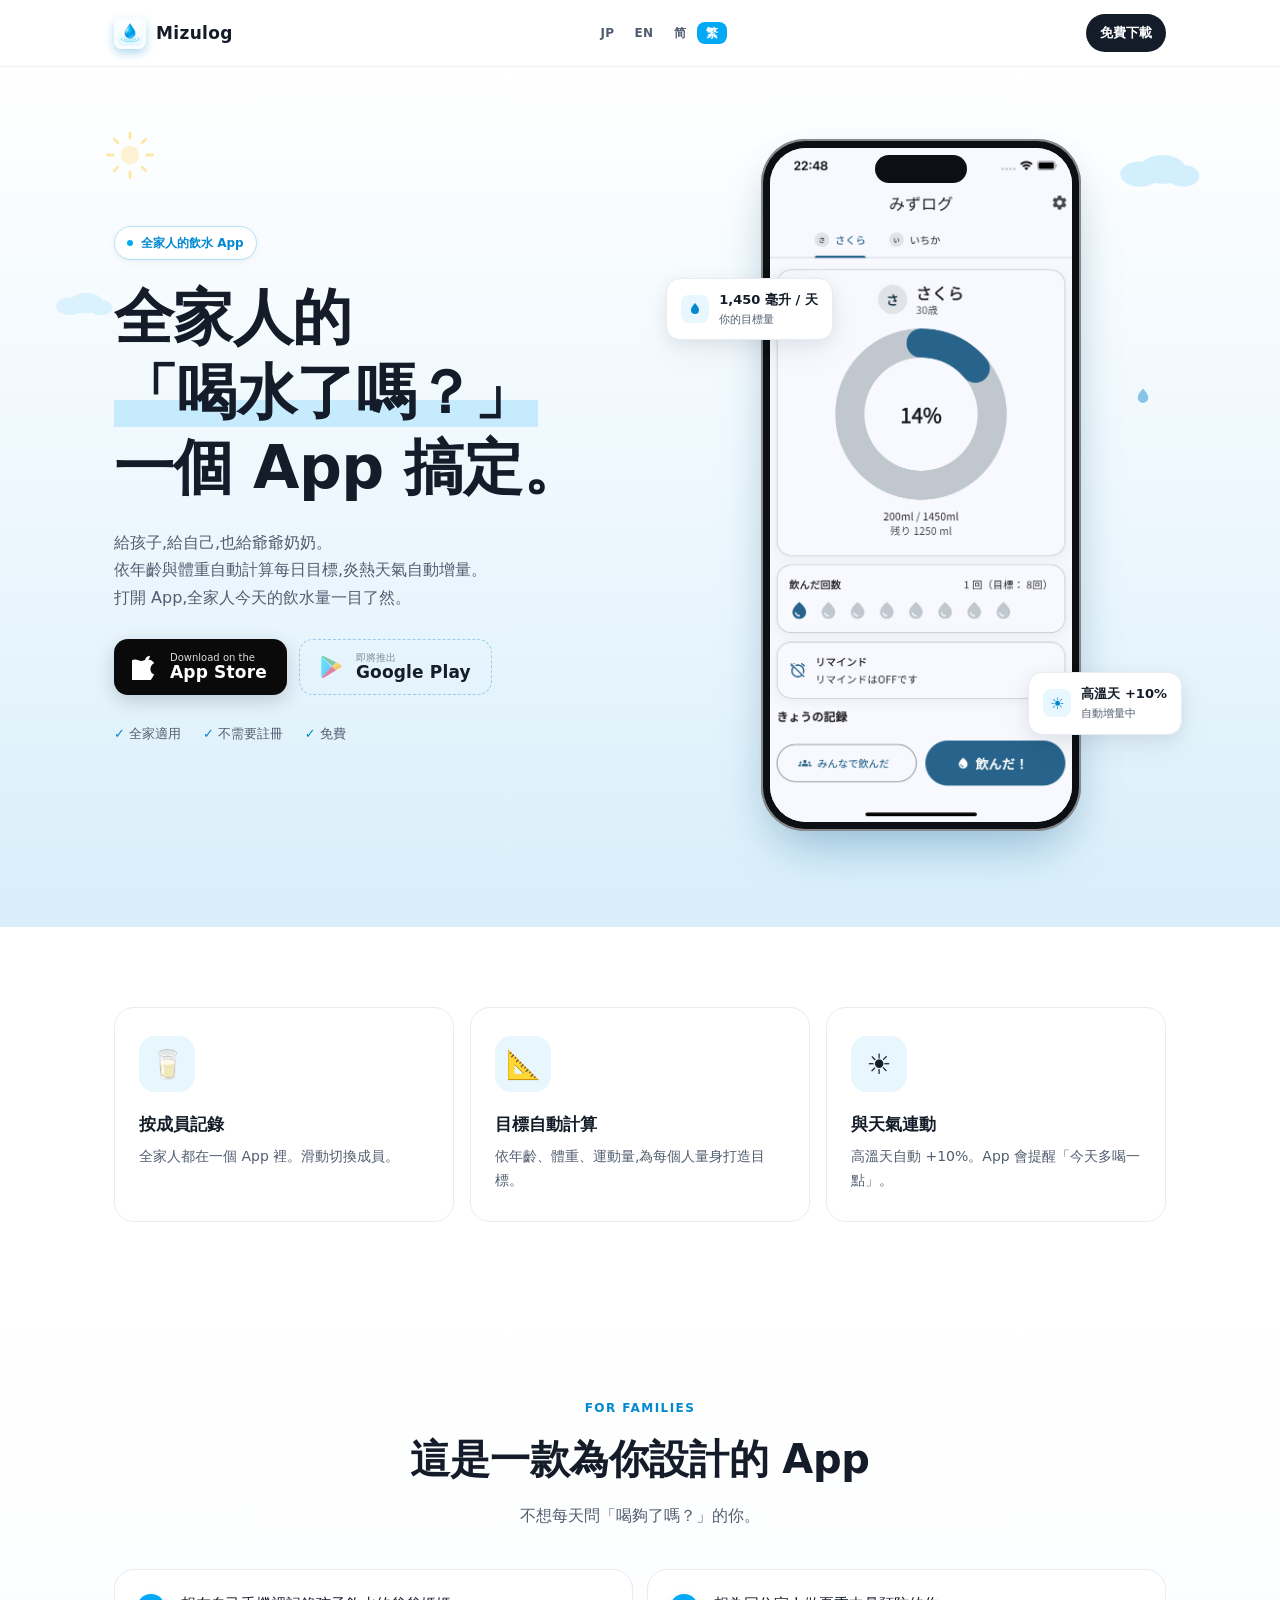
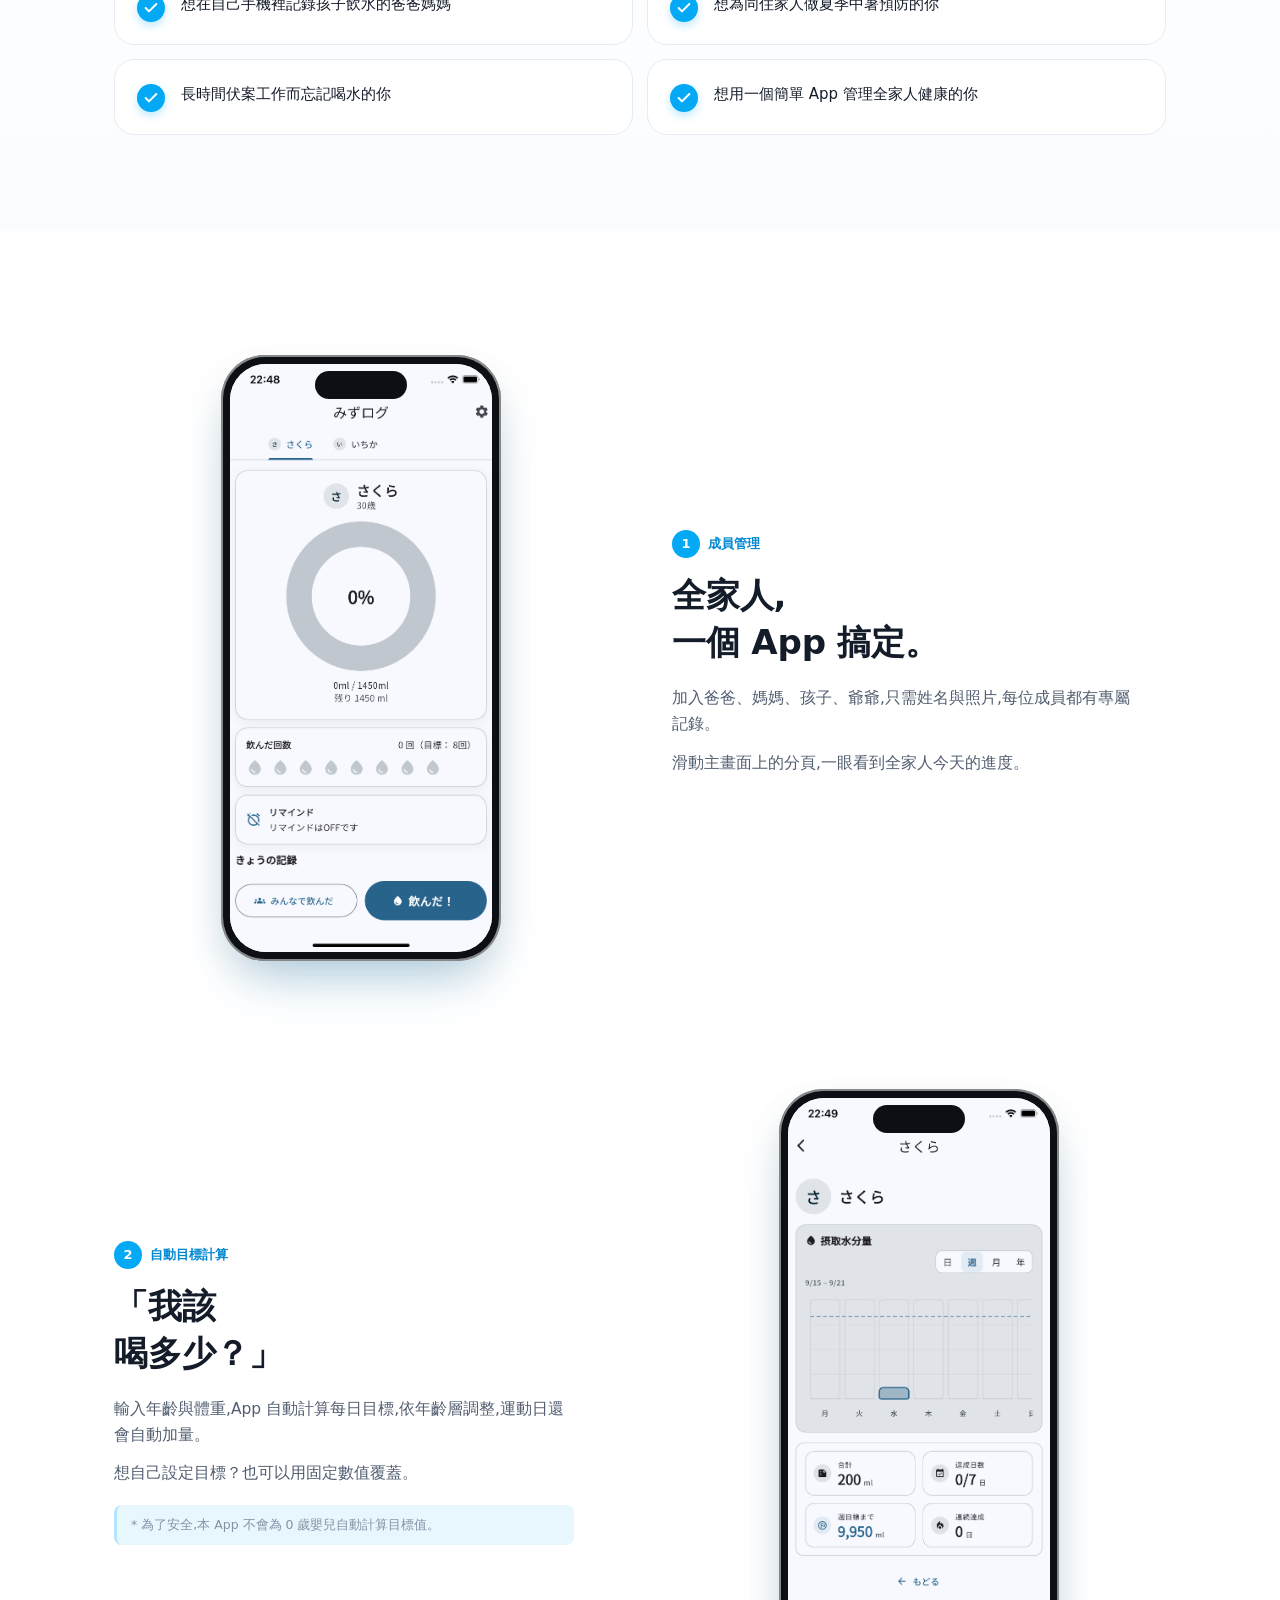
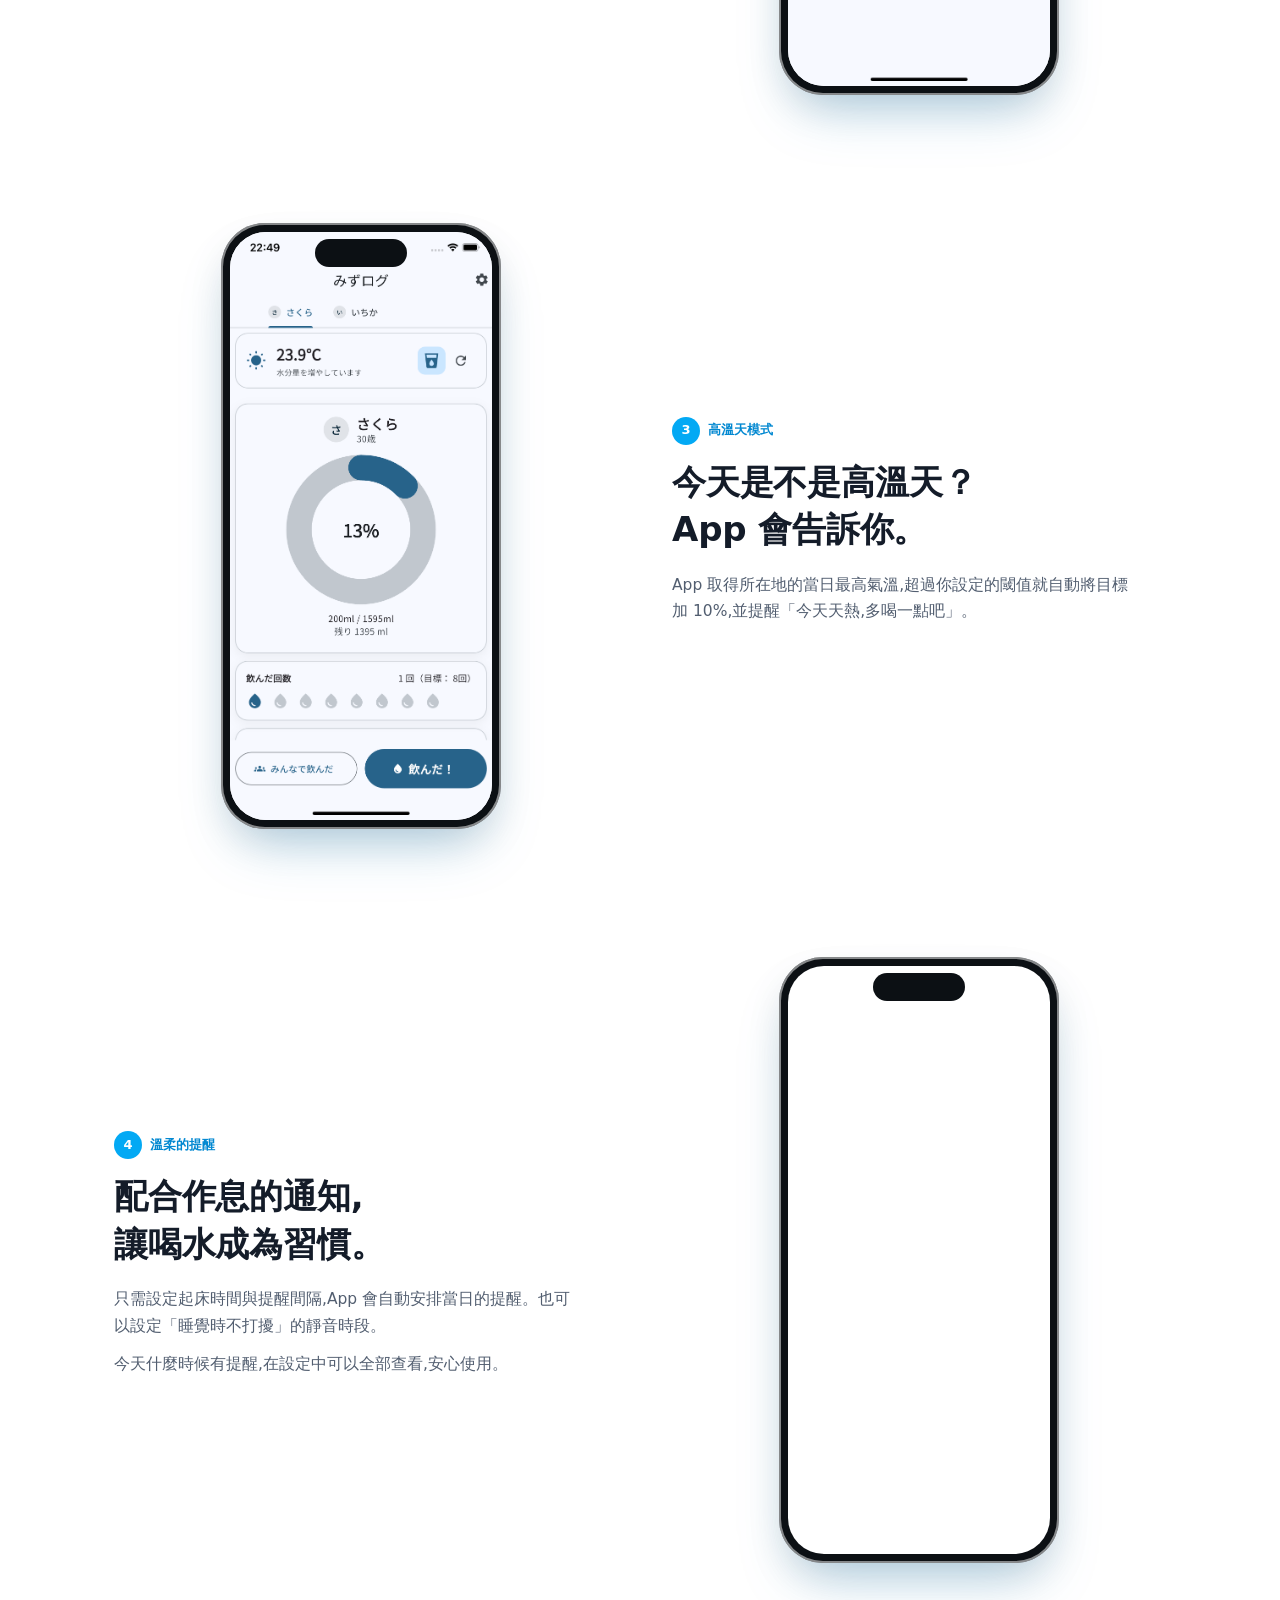
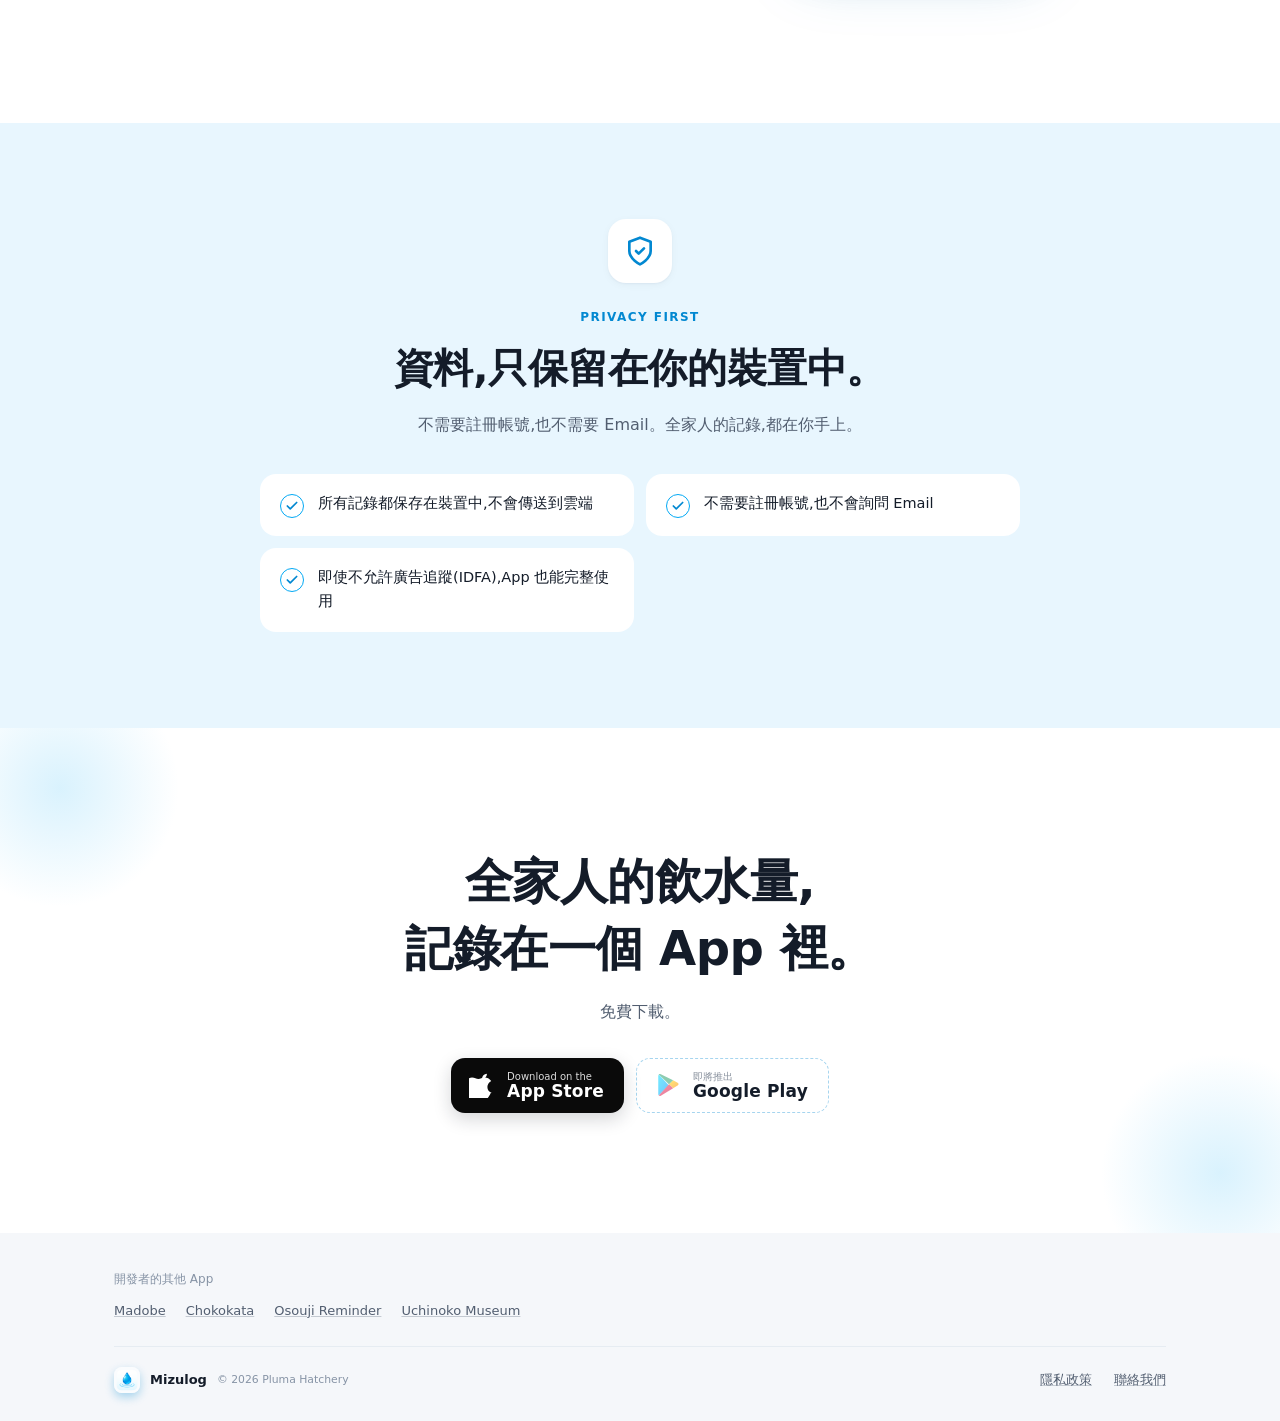
<file: mizulog/zh-Hant/index.html>
<!doctype html>
<html lang="zh-Hant">
<head>
<meta charset="utf-8">
<meta name="viewport" content="width=device-width,initial-scale=1">
<title>Mizulog — 全家人的飲水記錄與提醒 App｜iPhone 喝水追蹤應用</title>
<meta http-equiv="Content-Security-Policy" content="default-src 'self'; img-src 'self' data:; style-src 'self' https://fonts.googleapis.com; font-src 'self' https://fonts.gstatic.com data:; script-src 'none'; connect-src 'self'; object-src 'none'; base-uri 'self'; form-action 'self'; frame-ancestors 'none'; upgrade-insecure-requests">
<meta name="referrer" content="strict-origin-when-cross-origin">
<meta name="description" content="Mizulog 是一款為全家人設計的飲水記錄 iPhone App。根據年齡與體重自動計算每位成員的每日目標飲水量,炎熱天氣自動 +10%,溫柔的提醒讓你不再忘記喝水。不需要註冊帳號,所有資料只儲存在裝置中。免費。">
<meta name="keywords" content="喝水提醒 app,飲水記錄,全家人健康管理,中暑預防,目標飲水量,兒童喝水,長輩健康,iPhone 應用">
<link rel="canonical" href="https://plumahatchery.com/mizulog/zh-Hant/">
<link rel="alternate" hreflang="ja" href="https://plumahatchery.com/mizulog/">
<link rel="alternate" hreflang="en" href="https://plumahatchery.com/mizulog/en/">
<link rel="alternate" hreflang="zh-Hans" href="https://plumahatchery.com/mizulog/zh-Hans/">
<link rel="alternate" hreflang="zh-Hant" href="https://plumahatchery.com/mizulog/zh-Hant/">
<link rel="alternate" hreflang="x-default" href="https://plumahatchery.com/mizulog/">
<meta name="theme-color" content="#03A9F4">
<meta name="robots" content="index,follow">
<link rel="icon" type="image/png" sizes="32x32" href="../images/favicon-32.png">
<link rel="icon" type="image/png" sizes="192x192" href="../images/icon-192.png">
<link rel="apple-touch-icon" sizes="180x180" href="../images/apple-touch-icon.png">

<!-- Smart App Banner (iOS Safari) -->
<meta name="apple-itunes-app" content="app-id=6752614948">

<!-- Open Graph -->
<meta property="og:type" content="website">
<meta property="og:site_name" content="Mizulog">
<meta property="og:url" content="https://plumahatchery.com/mizulog/zh-Hant/">
<meta property="og:title" content="Mizulog — 全家人的飲水記錄與提醒 App">
<meta property="og:description" content="按成員記錄全家人的飲水量;依年齡與體重自動計算目標;炎熱天氣自動 +10%;溫柔的提醒。不需要帳號,資料僅在裝置本機。免費。">
<meta property="og:locale" content="zh_TW">
<meta property="og:locale:alternate" content="ja_JP">
<meta property="og:locale:alternate" content="en_US">
<meta property="og:locale:alternate" content="zh_CN">
<meta property="og:image" content="https://plumahatchery.com/mizulog/zh-Hant/og-image.png">
<meta property="og:image:width" content="1200">
<meta property="og:image:height" content="630">
<meta property="og:image:alt" content="Mizulog — 全家人的飲水記錄與提醒 App。">

<!-- Twitter Card -->
<meta name="twitter:card" content="summary_large_image">
<meta name="twitter:title" content="Mizulog — 全家人的飲水記錄與提醒 App">
<meta name="twitter:description" content="按成員記錄,自動目標計算,高溫天 +10%,溫柔的提醒。無需帳號。">
<meta name="twitter:image" content="https://plumahatchery.com/mizulog/zh-Hant/og-image.png">
<meta name="twitter:image:alt" content="Mizulog — 全家人的飲水記錄。">

<!-- Structured data: MobileApplication -->
<script type="application/ld+json">
{
  "@context": "https://schema.org",
  "@type": "MobileApplication",
  "name": "Mizulog",
  "alternateName": "みずログ",
  "description": "為全家人設計的飲水記錄 iPhone App。按成員記錄,依年齡與體重自動計算每日目標,炎熱天氣自動 +10%,溫柔的預約提醒。不需要註冊帳號,所有資料只儲存在裝置中。",
  "applicationCategory": "HealthApplication",
  "operatingSystem": "iOS",
  "url": "https://plumahatchery.com/mizulog/zh-Hant/",
  "image": "https://plumahatchery.com/mizulog/zh-Hant/og-image.png",
  "downloadUrl": "https://apps.apple.com/jp/app/id6752614948",
  "inLanguage": ["zh-Hant", "ja", "en", "zh-Hans"],
  "publisher": { "@type": "Organization", "name": "Pluma Hatchery", "url": "https://plumahatchery.com/" },
  "offers": { "@type": "Offer", "price": "0", "priceCurrency": "TWD" },
  "featureList": [
    "按成員記錄飲水(一個 App 管全家)",
    "依年齡與體重自動計算每日目標飲水量",
    "天氣連動:高溫天自動 +10%",
    "配合作息時間的溫柔提醒",
    "完全離線,不需要註冊帳號",
    "所有資料僅儲存在裝置中"
  ]
}
</script>

<!-- Structured data: BreadcrumbList -->
<script type="application/ld+json">
{
  "@context": "https://schema.org",
  "@type": "BreadcrumbList",
  "itemListElement": [
    { "@type": "ListItem", "position": 1, "name": "Pluma Hatchery", "item": "https://plumahatchery.com/" },
    { "@type": "ListItem", "position": 2, "name": "Mizulog", "item": "https://plumahatchery.com/mizulog/zh-Hant/" }
  ]
}
</script>

<!-- Structured data: WebSite -->
<script type="application/ld+json">
{
  "@context": "https://schema.org",
  "@type": "WebSite",
  "name": "Mizulog",
  "alternateName": "みずログ",
  "url": "https://plumahatchery.com/mizulog/zh-Hant/",
  "inLanguage": "zh-Hant",
  "publisher": { "@type": "Organization", "name": "Pluma Hatchery", "url": "https://plumahatchery.com/" }
}
</script>

<link rel="preconnect" href="https://fonts.googleapis.com">
<link rel="preconnect" href="https://fonts.gstatic.com" crossorigin>
<link href="https://fonts.googleapis.com/css2?family=Noto+Sans+TC:wght@400;500;700;900&display=swap" rel="stylesheet">
<link rel="stylesheet" href="../styles.css">
</head>
<body>

<!-- ===== Nav ===== -->
<nav class="nav">
  <div class="nav-inner">
    <a class="brand" href="#">
      <span class="brand-mark" aria-label="Mizulog 圖示"></span>
      <span class="brand-name">Mizulog</span>
    </a>
    <div class="nav-lang">
      <a href="../" hreflang="ja">JP</a>
      <a href="../en/" hreflang="en">EN</a>
      <a href="../zh-Hans/" hreflang="zh-Hans">简</a>
      <a href="./" class="active" hreflang="zh-Hant">繁</a>
    </div>
    <a class="nav-cta" href="#download">免費下載</a>
  </div>
</nav>

<!-- ===== Hero ===== -->
<header class="hero">
  <svg class="hero-deco cloud-1" viewBox="0 0 100 50" fill="#B3E5FC" aria-hidden="true"><ellipse cx="30" cy="30" rx="22" ry="14"/><ellipse cx="55" cy="25" rx="26" ry="16"/><ellipse cx="78" cy="32" rx="18" ry="12"/></svg>
  <svg class="hero-deco cloud-2" viewBox="0 0 100 50" fill="#B3E5FC" aria-hidden="true"><ellipse cx="30" cy="30" rx="22" ry="14"/><ellipse cx="55" cy="25" rx="26" ry="16"/><ellipse cx="78" cy="32" rx="18" ry="12"/></svg>
  <svg class="hero-deco drop-1" viewBox="0 0 24 24" fill="#03A9F4" aria-hidden="true"><path d="M12 2c4 4.5 7 8.4 7 12.2A7 7 0 1 1 5 14.2C5 10.4 8 6.5 12 2z"/></svg>
  <svg class="hero-deco drop-2" viewBox="0 0 24 24" fill="#0288D1" aria-hidden="true"><path d="M12 2c4 4.5 7 8.4 7 12.2A7 7 0 1 1 5 14.2C5 10.4 8 6.5 12 2z"/></svg>
  <svg class="hero-deco sun" viewBox="0 0 60 60" fill="none" stroke="#FFC107" stroke-width="3" stroke-linecap="round" aria-hidden="true"><circle cx="30" cy="30" r="10" fill="#FFE082" stroke="none"/><g><line x1="30" y1="6" x2="30" y2="12"/><line x1="30" y1="48" x2="30" y2="54"/><line x1="6" y1="30" x2="12" y2="30"/><line x1="48" y1="30" x2="54" y2="30"/><line x1="13" y1="13" x2="17" y2="17"/><line x1="43" y1="43" x2="47" y2="47"/><line x1="47" y1="13" x2="43" y2="17"/><line x1="17" y1="43" x2="13" y2="47"/></g></svg>

  <div class="wrap hero-grid">
    <div class="hero-copy">
      <span class="eyebrow"><span class="dot"></span>全家人的飲水 App</span>
      <h1>全家人的<br><span class="quote">「喝水了嗎？」</span><br>一個 App 搞定。</h1>
      <p class="hero-sub">
        給孩子,給自己,也給爺爺奶奶。<br>
        依年齡與體重自動計算每日目標,炎熱天氣自動增量。<br>
        打開 App,全家人今天的飲水量一目了然。
      </p>
      <div class="cta-row">
        <a class="store-btn" href="#download" aria-label="在 App Store 下載">
          <svg viewBox="0 0 24 24" fill="white" aria-hidden="true"><path d="M16.5 1.5c.1 1.2-.4 2.4-1.1 3.3-.8.9-2.1 1.6-3.3 1.5-.1-1.2.5-2.4 1.2-3.2.8-.9 2.1-1.5 3.2-1.6zm3.7 17.6c-.7 1.5-1 2.2-1.9 3.5-1.2 1.8-3 4-5.1 4-1.9 0-2.4-1.2-5-1.2-2.6 0-3.1 1.3-5 1.2-2.2 0-3.8-2-5-3.8-3.5-5.1-3.9-11-1.7-14.2 1.5-2.2 4-3.5 6.3-3.5 2.4 0 3.9 1.3 5.9 1.3 1.9 0 3.1-1.3 5.9-1.3 2.1 0 4.3 1.1 5.9 3.1-5.2 2.8-4.4 10.2.7 10.9z"/></svg>
          <span class="label"><small>Download on the</small><span>App Store</span></span>
        </a>
        <span class="store-btn store-btn-soon" role="text" aria-label="Google Play 即將推出">
          <svg viewBox="0 0 24 24" aria-hidden="true"><defs><linearGradient id="gp1" x1="0" y1="0" x2="1" y2="1"><stop offset="0" stop-color="#00DDFF"/><stop offset="1" stop-color="#0094FF"/></linearGradient><linearGradient id="gp2" x1="0" y1="0" x2="1" y2="1"><stop offset="0" stop-color="#FFD600"/><stop offset="1" stop-color="#FF8E00"/></linearGradient><linearGradient id="gp3" x1="0" y1="0" x2="1" y2="1"><stop offset="0" stop-color="#FF3A44"/><stop offset="1" stop-color="#C31162"/></linearGradient><linearGradient id="gp4" x1="0" y1="0" x2="1" y2="1"><stop offset="0" stop-color="#32A071"/><stop offset="1" stop-color="#2DA771"/></linearGradient></defs><path d="M3.5 2.2c-.3.3-.5.8-.5 1.4v16.8c0 .6.2 1.1.5 1.4l9.4-9.4z" fill="url(#gp1)"/><path d="M16.7 15l-3.8-3.6 3.8-3.8 4.2 2.4c1.2.7 1.2 1.8 0 2.5z" fill="url(#gp2)"/><path d="M3.5 21.8c.4.4 1.1.5 1.9.1L16.7 15l-3.8-3.6z" fill="url(#gp3)"/><path d="M5.4 2.1c-.8-.4-1.5-.4-1.9.1l9.4 9.2L16.7 7.6 5.4 2.1z" fill="url(#gp4)"/></svg>
          <span class="label"><small>即將推出</small><span>Google Play</span></span>
        </span>
      </div>
      <div class="hero-meta">
        <span><span class="check">✓</span>全家適用</span>
        <span><span class="check">✓</span>不需要註冊</span>
        <span><span class="check">✓</span>免費</span>
      </div>
    </div>

    <div class="hero-phone-wrap">
      <div class="phone lg">
        <div class="phone-screen"><img src="../images/home-progress.png" alt="Mizulog 主畫面 — 顯示今日飲水進度條與全家成員的飲水記錄" width="1284" height="2778" fetchpriority="high"></div>
      </div>

      <div class="hero-badge">
        <div class="ico">
          <svg viewBox="0 0 24 24" width="16" height="16" fill="currentColor" aria-hidden="true"><path d="M12 3c3.5 4 6 7.2 6 10.5a6 6 0 1 1-12 0C6 10.2 8.5 7 12 3z"/></svg>
        </div>
        <div>
          <div>1,450 毫升 / 天</div>
          <div class="v">你的目標量</div>
        </div>
      </div>
      <div class="hero-badge b2">
        <div class="ico">☀️</div>
        <div>
          <div>高溫天 +10%</div>
          <div class="v">自動增量中</div>
        </div>
      </div>
    </div>
  </div>
</header>

<!-- ===== Sub-head 3 points ===== -->
<section class="points">
  <div class="wrap">
    <div class="points-grid">
      <div class="point">
        <div class="point-ico">🥛</div>
        <h3>按成員記錄</h3>
        <p>全家人都在一個 App 裡。滑動切換成員。</p>
      </div>
      <div class="point">
        <div class="point-ico">📐</div>
        <h3>目標自動計算</h3>
        <p>依年齡、體重、運動量,為每個人量身打造目標。</p>
      </div>
      <div class="point">
        <div class="point-ico">☀️</div>
        <h3>與天氣連動</h3>
        <p>高溫天自動 +10%。App 會提醒「今天多喝一點」。</p>
      </div>
    </div>
  </div>
</section>

<!-- ===== Audience ===== -->
<section class="audience">
  <div class="wrap center">
    <div class="section-eyebrow">For Families</div>
    <h2 class="section-title">這是一款為你設計的 App</h2>
    <p class="section-lead">不想每天問「喝夠了嗎？」的你。</p>
    <div class="audience-grid">
      <div class="audience-card">
        <span class="check-circle"><svg viewBox="0 0 24 24" fill="none" stroke="currentColor" stroke-width="3" stroke-linecap="round" stroke-linejoin="round" aria-hidden="true"><polyline points="20 6 9 17 4 12"/></svg></span>
        <span>想在自己手機裡記錄孩子飲水的爸爸媽媽</span>
      </div>
      <div class="audience-card">
        <span class="check-circle"><svg viewBox="0 0 24 24" fill="none" stroke="currentColor" stroke-width="3" stroke-linecap="round" stroke-linejoin="round" aria-hidden="true"><polyline points="20 6 9 17 4 12"/></svg></span>
        <span>想為同住家人做夏季中暑預防的你</span>
      </div>
      <div class="audience-card">
        <span class="check-circle"><svg viewBox="0 0 24 24" fill="none" stroke="currentColor" stroke-width="3" stroke-linecap="round" stroke-linejoin="round" aria-hidden="true"><polyline points="20 6 9 17 4 12"/></svg></span>
        <span>長時間伏案工作而忘記喝水的你</span>
      </div>
      <div class="audience-card">
        <span class="check-circle"><svg viewBox="0 0 24 24" fill="none" stroke="currentColor" stroke-width="3" stroke-linecap="round" stroke-linejoin="round" aria-hidden="true"><polyline points="20 6 9 17 4 12"/></svg></span>
        <span>想用一個簡單 App 管理全家人健康的你</span>
      </div>
    </div>
  </div>
</section>

<!-- ===== Features ===== -->
<section class="features">
  <div class="wrap">

    <div class="feature">
      <div class="phone-col">
        <div class="blob"></div>
        <div class="phone"><div class="phone-screen"><img src="../images/home.png" alt="家庭成員切換主畫面 — 滑動分頁查看全家人今日的進度" width="1284" height="2778" loading="lazy"></div></div>
      </div>
      <div>
        <div class="feature-num"><span class="badge">1</span>成員管理</div>
        <h2>全家人,<br>一個 App 搞定。</h2>
        <p>加入爸爸、媽媽、孩子、爺爺,只需姓名與照片,每位成員都有專屬記錄。</p>
        <p>滑動主畫面上的分頁,一眼看到全家人今天的進度。</p>
      </div>
    </div>

    <div class="feature reverse">
      <div class="phone-col">
        <div class="blob"></div>
        <div class="phone"><div class="phone-screen"><img src="../images/stats.png" alt="自動目標計算設定頁 — 依年齡與體重自動算出每日目標飲水量" width="1284" height="2778" loading="lazy"></div></div>
      </div>
      <div>
        <div class="feature-num"><span class="badge">2</span>自動目標計算</div>
        <h2>「我該<br>喝多少？」</h2>
        <p>輸入年齡與體重,App 自動計算每日目標,依年齡層調整,運動日還會自動加量。</p>
        <p>想自己設定目標？也可以用固定數值覆蓋。</p>
        <div class="note">* 為了安全,本 App 不會為 0 歲嬰兒自動計算目標值。</div>
      </div>
    </div>

    <div class="feature">
      <div class="phone-col">
        <div class="blob"></div>
        <div class="phone"><div class="phone-screen"><img src="../images/hot-day.png" alt="高溫天模式主畫面 — 最高氣溫超過閾值後,目標自動 +10%" width="1284" height="2778" loading="lazy"></div></div>
      </div>
      <div>
        <div class="feature-num"><span class="badge">3</span>高溫天模式</div>
        <h2>今天是不是高溫天？<br>App 會告訴你。</h2>
        <p>App 取得所在地的當日最高氣溫,超過你設定的閾值就自動將目標加 10%,並提醒「今天天熱,多喝一點吧」。</p>
      </div>
    </div>

    <div class="feature reverse">
      <div class="phone-col">
        <div class="blob"></div>
        <div class="phone"><div class="phone-screen"><img src="../images/log-sheet.png" alt="飲水記錄頁 — 提醒時間配合作息自動安排" width="1284" height="2778" loading="lazy"></div></div>
      </div>
      <div>
        <div class="feature-num"><span class="badge">4</span>溫柔的提醒</div>
        <h2>配合作息的通知,<br>讓喝水成為習慣。</h2>
        <p>只需設定起床時間與提醒間隔,App 會自動安排當日的提醒。也可以設定「睡覺時不打擾」的靜音時段。</p>
        <p>今天什麼時候有提醒,在設定中可以全部查看,安心使用。</p>
      </div>
    </div>

  </div>
</section>

<!-- ===== Privacy ===== -->
<section class="privacy">
  <div class="wrap">
    <div class="privacy-inner">
      <div class="privacy-shield">
        <svg viewBox="0 0 24 24" fill="none" stroke="currentColor" stroke-width="2" stroke-linecap="round" stroke-linejoin="round" aria-hidden="true"><path d="M12 22s8-4 8-10V5l-8-3-8 3v7c0 6 8 10 8 10z"/><path d="m9 12 2 2 4-4"/></svg>
      </div>
      <div class="section-eyebrow">Privacy First</div>
      <h2 class="section-title">資料,只保留在你的裝置中。</h2>
      <p class="section-lead">不需要註冊帳號,也不需要 Email。全家人的記錄,都在你手上。</p>
      <ul class="privacy-list">
        <li><span class="check-circle"><svg viewBox="0 0 24 24" fill="none" stroke="currentColor" stroke-width="3" stroke-linecap="round" stroke-linejoin="round" aria-hidden="true"><polyline points="20 6 9 17 4 12"/></svg></span><span>所有記錄都保存在裝置中,不會傳送到雲端</span></li>
        <li><span class="check-circle"><svg viewBox="0 0 24 24" fill="none" stroke="currentColor" stroke-width="3" stroke-linecap="round" stroke-linejoin="round" aria-hidden="true"><polyline points="20 6 9 17 4 12"/></svg></span><span>不需要註冊帳號,也不會詢問 Email</span></li>
        <li><span class="check-circle"><svg viewBox="0 0 24 24" fill="none" stroke="currentColor" stroke-width="3" stroke-linecap="round" stroke-linejoin="round" aria-hidden="true"><polyline points="20 6 9 17 4 12"/></svg></span><span>即使不允許廣告追蹤(IDFA),App 也能完整使用</span></li>
      </ul>
    </div>
  </div>
</section>

<!-- ===== Final CTA ===== -->
<section class="final-cta" id="download">
  <div class="wrap final-cta-inner">
    <h2>全家人的飲水量,<br>記錄在一個 App 裡。</h2>
    <p class="sub">免費下載。</p>
    <div class="cta-row center">
      <a class="store-btn" href="https://apps.apple.com/jp/app/%E3%81%BF%E3%81%9A%E3%83%AD%E3%82%B0-%E6%B0%B4%E5%88%86%E8%A3%9C%E7%B5%A6-%E9%A3%B2%E6%B0%B4%E8%A8%98%E9%8C%B2/id6752614948" target="_blank" rel="noopener" aria-label="在 App Store 下載">
        <svg viewBox="0 0 24 24" fill="white" aria-hidden="true"><path d="M16.5 1.5c.1 1.2-.4 2.4-1.1 3.3-.8.9-2.1 1.6-3.3 1.5-.1-1.2.5-2.4 1.2-3.2.8-.9 2.1-1.5 3.2-1.6zm3.7 17.6c-.7 1.5-1 2.2-1.9 3.5-1.2 1.8-3 4-5.1 4-1.9 0-2.4-1.2-5-1.2-2.6 0-3.1 1.3-5 1.2-2.2 0-3.8-2-5-3.8-3.5-5.1-3.9-11-1.7-14.2 1.5-2.2 4-3.5 6.3-3.5 2.4 0 3.9 1.3 5.9 1.3 1.9 0 3.1-1.3 5.9-1.3 2.1 0 4.3 1.1 5.9 3.1-5.2 2.8-4.4 10.2.7 10.9z"/></svg>
        <span class="label"><small>Download on the</small><span>App Store</span></span>
      </a>
      <span class="store-btn store-btn-soon" role="text" aria-label="Google Play 即將推出">
        <svg viewBox="0 0 24 24" aria-hidden="true"><defs><linearGradient id="gp1b" x1="0" y1="0" x2="1" y2="1"><stop offset="0" stop-color="#00DDFF"/><stop offset="1" stop-color="#0094FF"/></linearGradient><linearGradient id="gp2b" x1="0" y1="0" x2="1" y2="1"><stop offset="0" stop-color="#FFD600"/><stop offset="1" stop-color="#FF8E00"/></linearGradient><linearGradient id="gp3b" x1="0" y1="0" x2="1" y2="1"><stop offset="0" stop-color="#FF3A44"/><stop offset="1" stop-color="#C31162"/></linearGradient><linearGradient id="gp4b" x1="0" y1="0" x2="1" y2="1"><stop offset="0" stop-color="#32A071"/><stop offset="1" stop-color="#2DA771"/></linearGradient></defs><path d="M3.5 2.2c-.3.3-.5.8-.5 1.4v16.8c0 .6.2 1.1.5 1.4l9.4-9.4z" fill="url(#gp1b)"/><path d="M16.7 15l-3.8-3.6 3.8-3.8 4.2 2.4c1.2.7 1.2 1.8 0 2.5z" fill="url(#gp2b)"/><path d="M3.5 21.8c.4.4 1.1.5 1.9.1L16.7 15l-3.8-3.6z" fill="url(#gp3b)"/><path d="M5.4 2.1c-.8-.4-1.5-.4-1.9.1l9.4 9.2L16.7 7.6 5.4 2.1z" fill="url(#gp4b)"/></svg>
        <span class="label"><small>即將推出</small><span>Google Play</span></span>
      </span>
    </div>
  </div>
</section>

<!-- ===== Footer ===== -->
<footer>
  <div class="foot-related">
    <div class="foot-related-label">開發者的其他 App</div>
    <div class="foot-related-links">
      <a href="https://plumahatchery.com/madobe/">Madobe</a>
      <a href="https://plumahatchery.com/chokokata/">Chokokata</a>
      <a href="https://plumahatchery.com/osoujireminder/">Osouji Reminder</a>
      <a href="https://plumahatchery.com/uchinokomuseum/" target="_blank" rel="noopener">Uchinoko Museum</a>
    </div>
  </div>
  <div class="foot-divider"><hr></div>
  <div class="foot-inner">
    <div class="foot-brand">
      <span class="brand-mark" aria-label="Mizulog 圖示"></span>
      <span class="foot-brand-name">Mizulog</span>
      <small>© 2026 Pluma Hatchery</small>
    </div>
    <div class="foot-links">
      <a href="https://plumahatchery.github.io/mizulog-info/" target="_blank" rel="noopener">隱私政策</a>
      <a href="mailto:pluma.hatchery@gmail.com">聯絡我們</a>
    </div>
  </div>
</footer>

</body>
</html>
</file>
<file: mizulog/styles.css>
:root {
  --primary: #03A9F4;
  --primary-deep: #0288D1;
  --primary-soft: #B3E5FC;
  --primary-tint: #E8F6FE;
  --bg: #ffffff;
  --text: #141C29;
  --text-sub: #525E70;
  --text-mute: #8693a5;
  --line: #E6ECF2;
  --card: #ffffff;
  --shadow-sm: 0 1px 2px rgba(20,28,41,.04), 0 2px 8px rgba(20,28,41,.04);
  --shadow-md: 0 4px 16px rgba(20,28,41,.06), 0 12px 32px rgba(20,28,41,.05);
  --shadow-lg: 0 24px 60px -20px rgba(2,136,209,.18), 0 12px 28px rgba(20,28,41,.06);
  --radius-sm: 12px;
  --radius: 20px;
  --radius-lg: 28px;
  --max: 1100px;
}

* { box-sizing: border-box; }
html, body { margin: 0; padding: 0; }
body {
  font-family: 'Noto Sans JP', system-ui, -apple-system, sans-serif;
  color: var(--text);
  background: var(--bg);
  line-height: 1.7;
  -webkit-font-smoothing: antialiased;
  text-rendering: optimizeLegibility;
  font-feature-settings: "palt";
}
img { display: block; max-width: 100%; }
a { color: inherit; text-decoration: none; }

.wrap {
  max-width: var(--max);
  margin: 0 auto;
  padding: 0 24px;
}

/* ===== Nav ===== */
.nav {
  position: sticky; top: 0; z-index: 50;
  background: rgba(255,255,255,.85);
  backdrop-filter: saturate(180%) blur(16px);
  -webkit-backdrop-filter: saturate(180%) blur(16px);
  border-bottom: 1px solid rgba(20,28,41,.06);
}
.nav-inner {
  max-width: var(--max);
  margin: 0 auto;
  padding: 14px 24px;
  display: flex; align-items: center; justify-content: space-between;
}
.brand { display: flex; align-items: center; gap: 10px; font-weight: 700; }
.brand-mark {
  width: 32px; height: 32px; border-radius: 8px;
  background: url('images/apple-touch-icon.png') center/cover;
  display: inline-block; flex: none;
  box-shadow: 0 4px 10px rgba(2,136,209,.32);
}
.brand-name { font-size: 17px; letter-spacing: .02em; }
.nav-cta {
  display: inline-flex; align-items: center; gap: 6px;
  background: var(--text);
  color: white; font-weight: 700; font-size: 13px;
  padding: 8px 14px; border-radius: 999px;
}
.nav-cta:hover { opacity: .92; }
@media (max-width: 640px) { .nav-cta { display: none; } }

/* Language switcher (i18n) */
.nav-lang { display: flex; gap: 2px; align-items: center; }
.nav-lang a {
  padding: 5px 9px; border-radius: 8px;
  font-size: 12px; font-weight: 600; color: var(--text-sub);
  text-decoration: none; line-height: 1; letter-spacing: .03em;
}
.nav-lang a:hover { background: var(--primary-tint); color: var(--primary-deep); }
.nav-lang a.active {
  background: var(--primary); color: white;
}
@media (max-width: 480px) {
  .nav-lang a { padding: 4px 6px; font-size: 11px; }
}

/* ===== Hero ===== */
.hero {
  position: relative;
  background: linear-gradient(180deg, #ffffff 0%, #EAF6FD 60%, #D8EEFA 100%);
  overflow: hidden;
  padding: 72px 0 96px;
}
.hero-deco { position: absolute; pointer-events: none; }
.hero-deco.cloud-1 { top: 80px; right: 6%; width: 90px; opacity: .55; }
.hero-deco.cloud-2 { top: 220px; left: 4%; width: 64px; opacity: .4; }
.hero-deco.drop-1 { top: 120px; right: 18%; width: 28px; opacity: .55; }
.hero-deco.drop-2 { top: 320px; right: 10%; width: 18px; opacity: .45; }
.hero-deco.sun { top: 60px; left: 8%; width: 56px; opacity: .35; }

.hero-grid {
  position: relative;
  display: grid;
  grid-template-columns: 1.05fr 1fr;
  gap: 48px;
  align-items: center;
}
.hero-copy h1 {
  font-size: clamp(34px, 5.2vw, 60px);
  font-weight: 900;
  letter-spacing: -.01em;
  line-height: 1.25;
  margin: 0 0 24px;
  text-wrap: pretty;
}
.hero-copy h1 .accent { color: var(--primary-deep); }
.hero-copy h1 .quote {
  background: linear-gradient(180deg, transparent 62%, rgba(179,229,252,.7) 62%);
  padding: 0 4px;
}
.eyebrow {
  display: inline-flex; align-items: center; gap: 8px;
  background: white;
  border: 1px solid var(--primary-soft);
  color: var(--primary-deep);
  font-size: 12px; font-weight: 700;
  padding: 6px 12px; border-radius: 999px;
  margin-bottom: 20px;
  box-shadow: var(--shadow-sm);
}
.eyebrow .dot { width: 6px; height: 6px; border-radius: 50%; background: var(--primary); }
.hero-sub {
  font-size: 16px;
  color: var(--text-sub);
  margin: 0 0 28px;
  max-width: 480px;
}
.cta-row { display: flex; gap: 12px; flex-wrap: wrap; }
.cta-row.center { justify-content: center; }

.store-btn {
  display: inline-flex; align-items: center; gap: 12px;
  background: #0a0a0a; color: white;
  padding: 12px 20px 12px 18px; border-radius: 14px;
  transition: transform .15s ease, box-shadow .15s ease;
  box-shadow: 0 6px 18px rgba(20,28,41,.18);
}
.store-btn:hover { transform: translateY(-1px); box-shadow: 0 10px 22px rgba(20,28,41,.22); }
.store-btn svg { width: 26px; height: 26px; flex: none; }
.store-btn .label { display: flex; flex-direction: column; line-height: 1.1; text-align: left; white-space: nowrap; }
.store-btn .label small { font-size: 10px; opacity: .85; font-weight: 400; white-space: nowrap; }
.store-btn .label span { font-size: 17px; font-weight: 700; letter-spacing: .01em; white-space: nowrap; }

/* "Coming soon" non-interactive variant for Android (until the Play release) */
.store-btn-soon {
  background: transparent; color: var(--text-sub);
  border: 1.5px dashed rgba(2,136,209,.35);
  box-shadow: none; cursor: default;
}
.store-btn-soon:hover { transform: none; box-shadow: none; }
.store-btn-soon svg { opacity: .55; }
.store-btn-soon .label small { opacity: .7; }
.store-btn-soon .label span { color: var(--text); }

.hero-meta {
  display: flex; gap: 22px; margin-top: 28px;
  color: var(--text-sub); font-size: 13px; flex-wrap: wrap;
}
.hero-meta .check { color: var(--primary-deep); margin-right: 4px; font-weight: 800; }

/* ===== Phone frame ===== */
.phone {
  position: relative;
  width: 280px;
  aspect-ratio: 1284 / 2778;
  background: #0c1014;
  border-radius: 44px;
  padding: 9px;
  box-shadow:
    0 0 0 2px rgba(255,255,255,.5) inset,
    0 30px 60px -20px rgba(2,136,209,.25),
    0 18px 40px -10px rgba(20,28,41,.18);
  margin: 0 auto;
}
.phone::before {
  content: ""; position: absolute; left: 50%; top: 16px;
  transform: translateX(-50%);
  width: 92px; height: 28px; background: #0c1014; border-radius: 16px; z-index: 3;
}
.phone-screen {
  width: 100%; height: 100%;
  border-radius: 36px;
  overflow: hidden;
  background: white;
  position: relative;
}
.phone-screen img { width: 100%; height: 100%; object-fit: cover; object-position: top; }
.phone.lg { width: 320px; }
.phone.sm { width: 250px; }

.hero-phone-wrap {
  position: relative;
  display: grid; place-items: center;
}
.hero-phone-wrap::after {
  content: "";
  position: absolute; bottom: -18px; left: 10%; right: 10%;
  height: 30px;
  background: radial-gradient(ellipse at center, rgba(2,136,209,.22), transparent 70%);
  filter: blur(4px);
  z-index: -1;
}
.hero-badge {
  position: absolute;
  top: 20%; left: -10px;
  background: white;
  border: 1px solid var(--line);
  border-radius: 14px;
  padding: 10px 14px;
  box-shadow: var(--shadow-md);
  display: flex; align-items: center; gap: 10px;
  font-size: 13px; font-weight: 600;
  animation: float 6s ease-in-out infinite;
}
.hero-badge .ico {
  width: 28px; height: 28px; border-radius: 8px;
  background: var(--primary-tint); display: grid; place-items: center; color: var(--primary-deep);
  font-size: 16px;
}
.hero-badge.b2 {
  top: auto; bottom: 14%; left: auto; right: -16px;
  animation-delay: -3s;
}
.hero-badge .v { font-size: 11px; color: var(--text-sub); font-weight: 500; }
@keyframes float {
  0%,100% { transform: translateY(0); }
  50% { transform: translateY(-6px); }
}

/* ===== Section structure ===== */
section { padding: 96px 0; }
.section-eyebrow {
  color: var(--primary-deep);
  font-size: 12px; font-weight: 700; letter-spacing: .12em;
  text-transform: uppercase;
  margin-bottom: 14px;
}
.section-title {
  font-size: clamp(28px, 3.6vw, 40px);
  font-weight: 900;
  margin: 0 0 16px;
  letter-spacing: -.005em;
  line-height: 1.35;
}
.section-lead {
  color: var(--text-sub);
  font-size: 16px;
  max-width: 600px;
  margin: 0 auto;
}
.center { text-align: center; }

/* ===== Sub-head 3 points ===== */
.points {
  background: white;
  padding: 80px 0;
}
.points-grid {
  display: grid;
  grid-template-columns: repeat(3, 1fr);
  gap: 16px;
}
.point {
  background: white;
  border: 1px solid var(--line);
  border-radius: var(--radius);
  padding: 28px 24px;
  text-align: left;
  transition: transform .2s ease, box-shadow .2s ease, border-color .2s ease;
}
.point:hover {
  transform: translateY(-2px);
  box-shadow: var(--shadow-md);
  border-color: var(--primary-soft);
}
.point-ico {
  width: 56px; height: 56px;
  border-radius: 16px;
  background: var(--primary-tint);
  display: grid; place-items: center;
  font-size: 28px;
  margin-bottom: 18px;
}
.point h3 { font-size: 17px; margin: 0 0 6px; font-weight: 700; }
.point p { font-size: 14px; color: var(--text-sub); margin: 0; }

/* ===== Audience ===== */
.audience {
  background: linear-gradient(180deg, white 0%, #FAFCFE 100%);
}
.audience-grid {
  display: grid;
  grid-template-columns: repeat(2, 1fr);
  gap: 14px;
  margin-top: 40px;
}
.audience-card {
  background: white;
  border: 1px solid var(--line);
  border-radius: var(--radius);
  padding: 22px;
  display: flex; gap: 16px; align-items: flex-start;
  font-size: 15px;
  line-height: 1.65;
  transition: border-color .2s ease, box-shadow .2s ease;
}
.audience-card:hover { border-color: var(--primary-soft); box-shadow: var(--shadow-sm); }
.check-circle {
  flex: none;
  width: 28px; height: 28px; border-radius: 50%;
  background: var(--primary);
  display: grid; place-items: center;
  color: white; margin-top: 2px;
  box-shadow: 0 4px 8px rgba(3,169,244,.25);
}
.check-circle svg { width: 16px; height: 16px; }

/* ===== Feature blocks ===== */
.features { background: white; padding: 60px 0 96px; }
.feature {
  display: grid;
  grid-template-columns: 1fr 1fr;
  gap: 64px;
  align-items: center;
  padding: 64px 0;
}
.feature.reverse .phone-col { order: 2; }
.feature-num {
  display: inline-flex; align-items: center; gap: 8px;
  color: var(--primary-deep);
  font-size: 13px; font-weight: 700;
  margin-bottom: 14px;
}
.feature-num .badge {
  width: 28px; height: 28px; border-radius: 50%;
  background: var(--primary);
  color: white;
  display: grid; place-items: center;
  font-size: 13px;
  font-weight: 800;
}
.feature h2 {
  font-size: clamp(24px, 3vw, 34px);
  font-weight: 900;
  line-height: 1.4;
  margin: 0 0 18px;
  letter-spacing: -.005em;
}
.feature p {
  color: var(--text-sub);
  font-size: 15.5px;
  margin: 0 0 12px;
  max-width: 460px;
}
.feature .note {
  font-size: 12.5px;
  color: var(--text-mute);
  background: var(--primary-tint);
  border-left: 3px solid var(--primary-soft);
  padding: 10px 14px;
  border-radius: 8px;
  margin-top: 18px;
  max-width: 460px;
  line-height: 1.6;
}

.phone-col {
  display: grid; place-items: center;
  position: relative;
}
.phone-col .blob {
  position: absolute;
  width: 360px; height: 360px;
  border-radius: 50%;
  background: radial-gradient(circle at 30% 30%, var(--primary-soft), transparent 65%);
  z-index: -1;
  opacity: .7;
}

/* ===== Privacy ===== */
.privacy {
  background: var(--primary-tint);
  padding: 96px 0;
}
.privacy-inner {
  max-width: 760px; margin: 0 auto;
  text-align: center;
}
.privacy-shield {
  width: 64px; height: 64px;
  border-radius: 18px;
  background: white;
  display: grid; place-items: center;
  margin: 0 auto 24px;
  box-shadow: var(--shadow-sm);
  color: var(--primary-deep);
}
.privacy-shield svg { width: 32px; height: 32px; }
.privacy-list {
  list-style: none; padding: 0; margin: 36px 0 0;
  display: grid; grid-template-columns: 1fr 1fr; gap: 12px;
  text-align: left;
}
.privacy-list li {
  background: white;
  border-radius: 16px;
  padding: 18px 20px;
  display: flex; gap: 14px; align-items: flex-start;
  font-size: 14.5px;
  line-height: 1.65;
}
.privacy-list .check-circle { background: white; color: var(--primary-deep); border: 1.5px solid var(--primary); box-shadow: none; width: 24px; height: 24px; }
.privacy-list .check-circle svg { width: 14px; height: 14px; }

/* ===== Final CTA ===== */
.final-cta {
  background: white;
  padding: 120px 0;
  text-align: center;
  position: relative;
  overflow: hidden;
}
.final-cta::before, .final-cta::after {
  content: ""; position: absolute;
  width: 240px; height: 240px;
  border-radius: 50%;
  background: radial-gradient(circle, var(--primary-soft), transparent 70%);
  opacity: .5;
}
.final-cta::before { top: -60px; left: -60px; }
.final-cta::after { bottom: -60px; right: -60px; }
.final-cta-inner { position: relative; z-index: 1; }
.final-cta h2 {
  font-size: clamp(30px, 4.4vw, 48px);
  font-weight: 900;
  line-height: 1.4;
  margin: 0 0 16px;
  letter-spacing: -.01em;
}
.final-cta .sub {
  color: var(--text-sub); margin: 0 0 32px;
  font-size: 16px;
}

/* ===== Footer ===== */
footer {
  background: #F5F7FA;
  padding: 36px 0 28px;
  font-size: 13px;
  color: var(--text-sub);
}
.foot-related {
  max-width: var(--max); margin: 0 auto 24px;
  padding: 0 24px;
}
.foot-related-label {
  font-size: 12px; color: var(--text-mute); margin-bottom: 10px;
}
.foot-related-links { display: flex; flex-wrap: wrap; gap: 10px 20px; }
.foot-related-links a {
  font-size: 13px; color: var(--text-sub);
  text-decoration: underline; text-decoration-color: rgba(82,94,112,.3);
}
.foot-related-links a:hover { color: var(--primary-deep); }
.foot-divider {
  max-width: var(--max); margin: 0 auto 20px; padding: 0 24px;
}
.foot-divider hr { border: none; border-top: 1px solid var(--line); }
.foot-inner {
  max-width: var(--max); margin: 0 auto;
  padding: 0 24px;
  display: flex; align-items: center; justify-content: space-between;
  flex-wrap: wrap; gap: 16px;
}
.foot-brand { display: flex; align-items: center; gap: 10px; }
.foot-brand .brand-mark { width: 26px; height: 26px; border-radius: 8px; }
.foot-brand .brand-mark svg { width: 14px; height: 14px; }
.foot-brand small { color: var(--text-mute); }
.foot-brand .foot-brand-name { font-weight: 700; color: var(--text); }
.foot-links { display: flex; gap: 22px; flex-wrap: wrap; }
.foot-links a { text-decoration: underline; text-decoration-color: rgba(82,94,112,.3); }
.foot-links a:hover { color: var(--primary-deep); }

/* ===== Responsive ===== */
@media (max-width: 880px) {
  .hero { padding: 56px 0 72px; }
  .hero-grid { grid-template-columns: 1fr; gap: 36px; text-align: center; }
  .hero-sub { margin-left: auto; margin-right: auto; }
  .cta-row { justify-content: center; }
  .hero-meta { justify-content: center; }
  .hero-deco.cloud-2, .hero-deco.drop-2 { display: none; }

  section { padding: 64px 0; }

  .points-grid { grid-template-columns: 1fr; }

  .audience-grid { grid-template-columns: 1fr; }

  .feature {
    grid-template-columns: 1fr;
    gap: 36px;
    padding: 36px 0;
    text-align: center;
  }
  .feature p, .feature .note { margin-left: auto; margin-right: auto; }
  .feature.reverse .phone-col { order: 0; }
  .feature .phone-col { order: -1; }

  .privacy-list { grid-template-columns: 1fr; }

  .hero-badge { display: none; }
}

@media (max-width: 480px) {
  .wrap { padding: 0 18px; }
  .hero-copy h1 { font-size: 32px; }
  .phone { width: 240px; }
}
</file>
<file: uchinokomuseum/styles.css>
/* === うちの子ミュージアム LP ===================================== */
:root {
  --bg: #faf5e9;
  --bg-deep: #f3ead5;
  --paper: #fffdf6;
  --ink: #3a2e1f;
  --ink-soft: #6b5a47;
  --ink-mute: #9c8b73;
  --rose: #c8a99b;
  --rose-deep: #a47e6c;
  --wood: #c89859;
  --wood-deep: #9a6f3e;
  --sage: #8aa07a;
  --sage-soft: #c5d2b6;
  --sky: #b8cad8;
  --rule: #e4d9bf;
  --shadow: 0 2px 6px rgba(122, 92, 47, 0.08), 0 10px 28px rgba(122, 92, 47, 0.08);
  --shadow-lift: 0 4px 12px rgba(122, 92, 47, 0.12), 0 24px 60px rgba(122, 92, 47, 0.14);

  --serif: "Zen Old Mincho", "Hiragino Mincho ProN", "Yu Mincho", serif;
  --sans: "Zen Maru Gothic", "Hiragino Maru Gothic ProN", "Yu Gothic", sans-serif;
}

* { box-sizing: border-box; }
html, body {
  margin: 0; padding: 0;
  overflow-x: clip;
  position: relative;
  max-width: 100%;
}
body {
  font-family: var(--sans);
  font-weight: 500;
  color: var(--ink);
  background: var(--bg);
  line-height: 1.75;
  -webkit-font-smoothing: antialiased;
}

img { max-width: 100%; display: block; }
a { color: inherit; text-decoration: none; }
button { font: inherit; cursor: pointer; border: 0; background: none; color: inherit; }

/* === Paper background ============================================ */
.paper-bg {
  position: fixed; inset: 0;
  background:
    radial-gradient(1200px 800px at 80% 0%, #fff7e2 0%, transparent 60%),
    radial-gradient(900px 700px at 10% 30%, #f1efe0 0%, transparent 55%),
    radial-gradient(1000px 900px at 70% 90%, #f5ecd6 0%, transparent 55%),
    var(--bg);
  z-index: -2;
}
.paper-bg::after {
  content: ""; position: absolute; inset: 0;
  background-image: url("data:image/svg+xml;utf8,<svg xmlns='http://www.w3.org/2000/svg' width='240' height='240'><filter id='n'><feTurbulence type='fractalNoise' baseFrequency='0.85' numOctaves='2' stitchTiles='stitch'/><feColorMatrix values='0 0 0 0 0.45  0 0 0 0 0.34  0 0 0 0 0.18  0 0 0 0.08 0'/></filter><rect width='100%' height='100%' filter='url(%23n)'/></svg>");
  opacity: 0.55; mix-blend-mode: multiply;
}

/* === Section frame =============================================== */
.wrap { max-width: 1120px; margin: 0 auto; padding: 0 28px; }
section { position: relative; padding: 96px 0; }

/* === Botanical accents (CSS only) ================================ */
.botanical {
  position: absolute; pointer-events: none; user-select: none;
  opacity: 0.55;
}

/* === Header ====================================================== */
.site-header {
  position: sticky; top: 0; z-index: 50;
  backdrop-filter: blur(10px);
  background: rgba(250, 245, 233, 0.78);
  border-bottom: 1px solid rgba(196, 174, 134, 0.25);
}
.site-header .inner {
  display: flex; align-items: center; justify-content: space-between;
  padding: 14px 28px; max-width: 1180px; margin: 0 auto;
}
.brand { display: flex; align-items: center; gap: 12px; }
.brand-mark {
  width: 38px; height: 38px; border-radius: 9px;
  overflow: hidden;
  box-shadow: 0 2px 6px rgba(122, 78, 28, 0.22);
  flex-shrink: 0;
}
.brand-mark img { width: 100%; height: 100%; object-fit: cover; display: block; }
.brand-mark svg { width: 24px; height: 24px; }
.brand-name {
  font-family: var(--serif);
  font-size: 17px; letter-spacing: 0.08em;
  color: var(--ink);
}
.brand-sub { font-size: 11px; color: var(--ink-mute); letter-spacing: 0.15em; }

.nav { display: flex; gap: 28px; align-items: center; font-size: 14px; color: var(--ink-soft); }
.nav a { transition: color .2s; }
.nav a:hover { color: var(--rose-deep); }
.nav .cta {
  background: var(--ink); color: var(--bg);
  padding: 9px 18px; border-radius: 999px;
  letter-spacing: 0.06em;
}
@media (max-width: 720px) {
  .nav a:not(.cta) { display: none; }
}

/* === Hero ======================================================== */
.hero { padding: 80px 0 60px; }
.hero-grid {
  display: grid; grid-template-columns: 1.05fr 1fr; gap: 60px;
  align-items: center;
}
.eyebrow {
  display: inline-flex; align-items: center; gap: 10px;
  font-size: 12px; letter-spacing: 0.22em;
  color: var(--rose-deep);
  padding: 7px 16px;
  background: #fff; border: 1px solid var(--rule);
  border-radius: 999px;
  box-shadow: var(--shadow);
}
.eyebrow .dot { width: 6px; height: 6px; border-radius: 50%; background: var(--rose); }
h1.display {
  font-family: var(--serif); font-weight: 600;
  font-size: clamp(38px, 5.4vw, 64px);
  line-height: 1.35; letter-spacing: 0.02em;
  margin: 22px 0 18px;
  color: var(--ink);
}
h1.display em { font-style: normal; color: var(--rose-deep); position: relative; }
h1.display em::after {
  content: ""; position: absolute; left: 0; right: 0; bottom: -2px; height: 8px;
  background: linear-gradient(90deg, transparent, #f0d4c4 30%, #f0d4c4 70%, transparent);
  border-radius: 4px; opacity: 0.7;
}
.lede {
  font-size: 17px; color: var(--ink-soft); line-height: 2;
  max-width: 480px;
  text-wrap: pretty;
}

.cta-row { display: flex; gap: 14px; margin-top: 32px; flex-wrap: wrap; }
.btn {
  display: inline-flex; align-items: center; gap: 10px;
  padding: 14px 26px; border-radius: 999px;
  font-weight: 600; letter-spacing: 0.06em; font-size: 14px;
  transition: transform .2s, box-shadow .2s;
}
.btn:hover { transform: translateY(-1px); }
.btn-primary {
  background: var(--ink); color: var(--bg);
  box-shadow: 0 6px 18px rgba(58, 46, 31, 0.28);
}
.btn-ghost {
  background: #fff; color: var(--ink);
  border: 1px solid var(--rule);
  box-shadow: var(--shadow);
}
.cta-meta {
  margin-top: 20px;
  font-size: 12px; color: var(--ink-mute);
  display: flex; gap: 18px; flex-wrap: wrap; align-items: center;
}
.cta-meta .star { color: var(--wood); letter-spacing: 0.1em; }

/* === Phone =========================================================
   Wraps a screenshot in an iPhone-shaped bezel. The original PNGs
   include the iOS status bar, so the bezel sits flush around them. */
.phone {
  position: relative;
  width: 280px; aspect-ratio: 9/19.5;
  border-radius: 44px;
  padding: 8px;
  background:
    linear-gradient(160deg, #f0e3c8 0%, #d4b988 50%, #b59257 100%);
  box-shadow:
    inset 0 0 0 1.5px rgba(255, 255, 255, 0.6),
    inset 0 0 0 4px #b08544,
    var(--shadow-lift);
}
.phone::before {
  content: ""; position: absolute; left: 50%; top: 18px;
  transform: translateX(-50%);
  width: 90px; height: 24px; border-radius: 999px;
  background: #1a1410; z-index: 2;
}
.phone-screen {
  width: 100%; height: 100%; border-radius: 36px;
  overflow: hidden; background: #fff;
  position: relative;
}
.phone-screen img { width: 100%; height: 100%; object-fit: cover; object-position: top; }

.hero-phones {
  position: relative; display: flex; justify-content: center;
  align-items: center; min-height: 580px;
}
.hero-phones .phone:nth-child(1) {
  transform: rotate(-6deg) translate(-60px, 10px);
  width: 250px;
}
.hero-phones .phone:nth-child(2) {
  position: relative; z-index: 2;
  transform: translate(20px, -10px);
  width: 290px;
}
.hero-phones .leaf {
  position: absolute; width: 240px; opacity: 0.5;
  top: -10px; right: -40px; transform: rotate(20deg);
  z-index: 0;
}
.hero-phones .button-deco {
  position: absolute; left: -30px; bottom: 20px;
  width: 70px; opacity: 0.5;
}

@media (max-width: 880px) {
  .hero-grid { grid-template-columns: 1fr; gap: 40px; }
  .hero-phones { min-height: 520px; }
}
</file>
<file: uchinokomuseum/styles-2.css>
/* === Section: Why (Problem & Promise) ============================ */
.why { background: linear-gradient(180deg, transparent 0%, var(--bg-deep) 60%, transparent 100%); }
.why-inner { display: grid; grid-template-columns: 1fr 1fr; gap: 80px; align-items: center; }
.why-img-wrap {
  position: relative; aspect-ratio: 4/5;
  border-radius: 22px; overflow: hidden;
  box-shadow: var(--shadow-lift);
  background: linear-gradient(180deg, #efe0c4, #d9b988);
  padding: 22px;
}
.why-img-wrap .stack {
  position: absolute; inset: 22px;
  border-radius: 14px; background: #fff;
  display: grid; grid-template-columns: 1fr 1fr;
  grid-template-rows: 1fr 1fr; gap: 10px; padding: 14px;
}
.why-img-wrap .stack > div {
  border-radius: 10px; background-size: cover; background-position: center;
  box-shadow: 0 4px 10px rgba(0,0,0,0.08);
}
@media (max-width: 880px) { .why-inner { grid-template-columns: 1fr; gap: 50px; } }

.section-eyebrow {
  font-size: 12px; letter-spacing: 0.3em; color: var(--rose-deep);
  font-weight: 600;
}
h2.section-title {
  font-family: var(--serif); font-weight: 600;
  font-size: clamp(28px, 3.6vw, 42px);
  line-height: 1.55; letter-spacing: 0.04em;
  margin: 14px 0 22px; color: var(--ink);
}
.section-body { font-size: 16px; line-height: 2; color: var(--ink-soft); text-wrap: pretty; }
.section-body p + p { margin-top: 1em; }

/* === Section: Features ========================================== */
.features { padding-top: 120px; }
.features-head { text-align: center; margin-bottom: 70px; }
.features-head h2 { margin-top: 12px; }
.feature-grid {
  display: grid; grid-template-columns: repeat(3, 1fr); gap: 40px;
}
@media (max-width: 980px) { .feature-grid { grid-template-columns: 1fr; gap: 60px; } }

.feature-card {
  display: flex; flex-direction: column; align-items: center;
  text-align: center;
}
.feature-card .phone { transform: rotate(-1deg); transition: transform .4s; }
.feature-card:nth-child(2) .phone { transform: rotate(1deg); }
.feature-card:nth-child(3) .phone { transform: rotate(-0.5deg); }
.feature-card:hover .phone { transform: rotate(0) translateY(-6px); }
.feature-num {
  font-family: var(--serif); font-style: italic;
  font-size: 13px; letter-spacing: 0.2em; color: var(--rose-deep);
  margin-top: 28px;
}
.feature-card h3 {
  font-family: var(--serif); font-weight: 600;
  font-size: 22px; letter-spacing: 0.04em;
  margin: 8px 0 14px;
  line-height: 1.6;
}
.feature-card p {
  font-size: 14.5px; color: var(--ink-soft); line-height: 1.95;
  max-width: 280px; margin: 0 auto; text-wrap: pretty;
}

/* === Section: How it works ====================================== */
.how { background: var(--bg-deep); padding: 120px 0; position: relative; }
.how::before, .how::after {
  content: ""; position: absolute; left: 0; right: 0; height: 80px;
  background: linear-gradient(180deg, var(--bg) 0%, transparent 100%);
  top: 0;
}
.how::after { top: auto; bottom: 0; transform: scaleY(-1); }

.how-head { text-align: center; margin-bottom: 70px; }
.steps {
  display: grid; grid-template-columns: 1fr 1fr 1fr; gap: 28px;
  position: relative;
}
@media (max-width: 880px) { .steps { grid-template-columns: 1fr; } }

.step {
  background: var(--paper);
  border-radius: 22px;
  padding: 36px 28px 32px;
  box-shadow: var(--shadow);
  border: 1px solid rgba(196, 174, 134, 0.25);
  position: relative;
}
.step-num {
  position: absolute; top: -20px; left: 28px;
  width: 44px; height: 44px; border-radius: 50%;
  background: var(--ink); color: var(--bg);
  font-family: var(--serif); font-size: 19px;
  display: grid; place-items: center;
  letter-spacing: 0.02em;
  box-shadow: 0 4px 10px rgba(58, 46, 31, 0.25);
}
.step-icon {
  width: 72px; height: 72px; margin: 14px auto 18px;
  border-radius: 18px;
  background: linear-gradient(160deg, #f7e7c8, #e3c089);
  display: grid; place-items: center;
  box-shadow: inset 0 0 0 1.5px #d6ad6a, 0 4px 10px rgba(154, 110, 54, 0.18);
}
.step-icon svg { width: 36px; height: 36px; color: var(--wood-deep); }
.step h3 {
  font-family: var(--serif); font-weight: 600;
  font-size: 19px; letter-spacing: 0.06em; text-align: center;
  margin: 0 0 12px;
}
.step p { font-size: 14px; color: var(--ink-soft); line-height: 1.9; text-align: center; margin: 0; }

/* === Section: Showcase (PDF) ==================================== */
.showcase { padding: 130px 0 110px; overflow: hidden; }
.showcase-grid {
  display: grid; grid-template-columns: 1.1fr 1fr; gap: 80px; align-items: center;
}
@media (max-width: 980px) { .showcase-grid { grid-template-columns: 1fr; } }

.pdf-stack { position: relative; height: 620px; }
.pdf-card {
  position: absolute;
  width: 320px; aspect-ratio: 9/19.5;
  border-radius: 28px;
  background: #fff;
  box-shadow: var(--shadow-lift);
  border: 1px solid rgba(196, 174, 134, 0.25);
  overflow: hidden;
}
.pdf-card img { width: 100%; height: 100%; object-fit: cover; object-position: top; }
.pdf-card.a { left: 0; top: 20px; transform: rotate(-7deg); z-index: 1; }
.pdf-card.b { left: 100px; top: 0; transform: rotate(2deg); z-index: 3; }
.pdf-card.c { right: 0; top: 60px; transform: rotate(8deg); z-index: 2; }
@media (max-width: 980px) {
  .pdf-stack { height: 540px; }
  .pdf-card.a { left: 5%; }
  .pdf-card.c { right: 5%; }
}

/* === Premium / pricing note ===================================== */
.premium-note {
  margin: 18px 0 0;
  padding: 12px 18px;
  background: rgba(232, 214, 180, 0.28);
  border: 1px solid rgba(196, 174, 134, 0.35);
  border-radius: 12px;
  font-size: 13px;
  line-height: 1.7;
  color: var(--ink-soft);
}
.premium-note strong {
  color: var(--wood-deep);
  font-weight: 700;
  letter-spacing: 0.04em;
}

/* === Section: Voices (testimonials) ============================= */
.voices { background: var(--bg-deep); padding: 120px 0; position: relative; }
.voices::before, .voices::after {
  content: ""; position: absolute; left: 0; right: 0; height: 80px;
  background: linear-gradient(180deg, var(--bg) 0%, transparent 100%);
  top: 0;
}
.voices::after { top: auto; bottom: 0; transform: scaleY(-1); }

.voice-head { text-align: center; margin-bottom: 60px; }
.voice-grid {
  display: grid; grid-template-columns: repeat(3, 1fr); gap: 24px;
}
@media (max-width: 880px) { .voice-grid { grid-template-columns: 1fr; } }

.voice {
  background: var(--paper);
  border-radius: 22px; padding: 32px 28px;
  border: 1px solid rgba(196, 174, 134, 0.25);
  box-shadow: var(--shadow);
  position: relative;
}
.voice .quote-mark {
  font-family: var(--serif); font-size: 60px;
  line-height: 0.6; color: var(--rose);
  margin: -6px 0 8px;
}
.voice p {
  font-size: 14.5px; line-height: 2; color: var(--ink); margin: 0 0 22px;
  text-wrap: pretty;
}
.voice-meta { display: flex; align-items: center; gap: 12px; }
.voice-avatar {
  width: 40px; height: 40px; border-radius: 50%;
  background: linear-gradient(160deg, #f0d4c4, #c89e88);
  display: grid; place-items: center;
  font-family: var(--serif); color: #fff; font-size: 14px;
}
.voice-name { font-size: 13px; color: var(--ink); }
.voice-role { font-size: 11px; color: var(--ink-mute); letter-spacing: 0.1em; }

/* === Section: FAQ =============================================== */
.faq { padding: 120px 0 80px; }
.faq-head { text-align: center; margin-bottom: 50px; }
.faq-list { max-width: 760px; margin: 0 auto; display: flex; flex-direction: column; gap: 14px; }
.faq-item {
  background: var(--paper);
  border-radius: 18px;
  border: 1px solid rgba(196, 174, 134, 0.3);
  padding: 4px 26px;
  transition: box-shadow .2s;
}
.faq-item[open] { box-shadow: var(--shadow); }
.faq-item summary {
  list-style: none; cursor: pointer;
  display: flex; align-items: center; gap: 16px;
  padding: 20px 0;
  font-family: var(--serif); font-size: 16px; font-weight: 600;
  letter-spacing: 0.03em;
}
.faq-item summary::-webkit-details-marker { display: none; }
.faq-item summary::before {
  content: "Q"; flex-shrink: 0;
  width: 28px; height: 28px; border-radius: 50%;
  background: var(--rose); color: #fff;
  font-family: var(--serif); font-size: 13px;
  display: grid; place-items: center;
  letter-spacing: 0;
}
.faq-item .answer {
  padding: 0 0 20px 44px;
  font-size: 14px; color: var(--ink-soft); line-height: 1.95;
  text-wrap: pretty;
}

/* === Final CTA ================================================== */
.final-cta { padding: 120px 0 100px; position: relative; }
.final-cta-inner {
  background: linear-gradient(160deg, #fff8e8 0%, #f5e6c6 100%);
  border-radius: 32px;
  padding: 80px 60px;
  text-align: center;
  position: relative;
  overflow: hidden;
  border: 1px solid rgba(196, 174, 134, 0.4);
  box-shadow: var(--shadow-lift);
}
.final-cta-inner h2 {
  font-family: var(--serif); font-weight: 600;
  font-size: clamp(28px, 4vw, 44px);
  line-height: 1.55; letter-spacing: 0.04em;
  margin: 0 0 16px;
}
.final-cta-inner p { color: var(--ink-soft); font-size: 16px; margin-bottom: 36px; }
.final-cta-inner .cta-row { justify-content: center; }
.final-cta-inner .deco {
  position: absolute; opacity: 0.4; pointer-events: none;
}
.final-cta-inner .deco.l { left: -20px; top: -30px; width: 200px; transform: rotate(-15deg); }
.final-cta-inner .deco.r { right: -30px; bottom: -40px; width: 220px; transform: rotate(160deg); }
@media (max-width: 720px) { .final-cta-inner { padding: 60px 28px; } }

/* === Footer ===================================================== */
footer {
  padding: 50px 0 60px;
  border-top: 1px solid var(--rule);
  background: var(--bg-deep);
}
.foot-inner {
  display: flex; justify-content: space-between; gap: 30px; flex-wrap: wrap;
  align-items: center;
}
.foot-nav { display: flex; gap: 24px; font-size: 13px; color: var(--ink-soft); flex-wrap: wrap; }
.foot-nav a { transition: color .2s; }
.foot-nav a:hover { color: var(--rose-deep); }
.foot-copy { font-size: 12px; color: var(--ink-mute); letter-spacing: 0.08em; }

.foot-other-apps {
  margin-top: 28px;
  padding-top: 22px;
  border-top: 1px solid rgba(196, 174, 134, 0.28);
}
.foot-other-label {
  font-size: 11px;
  color: var(--ink-mute);
  letter-spacing: 0.18em;
  margin-bottom: 10px;
}
.foot-other-links {
  display: flex; flex-wrap: wrap;
  gap: 10px 22px;
  font-size: 13px;
  color: var(--ink-soft);
}
.foot-other-links a { transition: color .2s; }
.foot-other-links a:hover { color: var(--rose-deep); }

/* === Subtle entrance animation ================================== */
.reveal { opacity: 0; transform: translateY(20px); transition: opacity .9s ease, transform .9s ease; }
.reveal.in { opacity: 1; transform: none; }
@media (prefers-reduced-motion: reduce) {
  .reveal { opacity: 1; transform: none; }
}

/* === Mobile (≤720px) ============================================= */
@media (max-width: 720px) {
  section { padding: 64px 0; }
  .wrap { padding: 0 20px; }

  /* Clip rotated content so it can't push horizontal scroll */
  .hero, .why, .features, .how, .showcase, .faq, .final-cta { overflow: clip; }

  /* Header */
  .site-header .inner { padding: 12px 16px; gap: 12px; }
  .brand { gap: 10px; min-width: 0; }
  .brand-mark { width: 34px; height: 34px; }
  .brand-mark svg { width: 22px; height: 22px; }
  .brand-name { font-size: 14px; letter-spacing: 0.06em; }
  .brand-sub { font-size: 9.5px; letter-spacing: 0.1em; }
  .nav .cta { padding: 7px 14px; font-size: 12.5px; }

  /* Hero */
  .hero { padding: 40px 0 30px; }
  .eyebrow { font-size: 11px; letter-spacing: 0.16em; padding: 6px 14px; }
  h1.display {
    font-size: clamp(24px, 7vw, 32px);
    line-height: 1.5;
    letter-spacing: 0.01em;
    margin: 16px 0 14px;
  }
  h1.display em::after { height: 6px; bottom: 0; }
  .lede { font-size: 14.5px; line-height: 1.85; }
  .cta-row { gap: 10px; }
  .cta-meta { gap: 8px 14px; font-size: 11px; }
  .btn { padding: 12px 20px; font-size: 13px; gap: 8px; }

  /* All section titles — keep within viewport width on narrow phones */
  h2.section-title {
    font-size: clamp(20px, 5.6vw, 26px);
    line-height: 1.6;
    letter-spacing: 0.02em;
    margin: 10px 0 18px;
  }
  .section-eyebrow { font-size: 11px; letter-spacing: 0.24em; }
  .section-body { font-size: 14.5px; line-height: 1.9; }

  /* Hero phones — turn into a horizontal swipe carousel on mobile.
     Both phones visible, swipeable, snap to center. Page itself
     does not scroll horizontally — only this container does. */
  .hero-phones {
    display: flex;
    justify-content: flex-start;
    align-items: center;
    gap: 24px;
    min-height: 480px;
    overflow-x: auto;
    overflow-y: visible;
    scroll-snap-type: x mandatory;
    -webkit-overflow-scrolling: touch;
    scrollbar-width: none;
    /* Extend to viewport edges (cancel wrap's 20px padding) */
    margin-inline: -20px;
    /* Center each 230px slide in the viewport on snap */
    padding-inline: calc(50vw - 115px);
    /* Vertical breathing room so phone shadow isn't clipped */
    padding-block: 20px;
  }
  .hero-phones::-webkit-scrollbar { display: none; }

  /* Both phones visible as slides, no rotation, no offset translate */
  .hero-phones .phone {
    flex-shrink: 0;
    scroll-snap-align: center;
    width: 230px;
    transform: none;
    margin: 0;
    position: relative;
  }
  /* Reset desktop nth-child overrides */
  .hero-phones .phone:nth-child(1),
  .hero-phones .phone:nth-child(2) {
    display: block;
    width: 230px;
    transform: none;
  }
  .hero-phones .phone::before {
    width: 80px; height: 20px; top: 14px;
  }

  /* Decorative SVGs hidden in carousel layout */
  .hero-phones .leaf,
  .hero-phones .button-deco { display: none; }

  /* Why */
  .why { padding-bottom: 60px; }
  .why-img-wrap { padding: 14px; }
  .why-img-wrap .stack { inset: 14px; gap: 6px; padding: 8px; }

  /* Features */
  .features { padding-top: 80px; }
  .features-head { margin-bottom: 50px; }
  .feature-card .phone { width: 200px !important; }
  .feature-card h3 { font-size: 19px; }

  /* How */
  .how { padding: 80px 0; }
  .step { padding: 32px 22px 28px; }

  /* Showcase / PDF stack — shrink cards, reduce rotation, center middle one */
  .showcase { padding: 90px 0 70px; }
  .pdf-stack { height: 480px; }
  .pdf-card { width: 200px; }
  .pdf-card.a { left: 4px; top: 20px; transform: rotate(-4deg); }
  .pdf-card.b { left: 50%; transform: translateX(-50%) rotate(1deg); top: 0; }
  .pdf-card.c { left: auto; right: 4px; top: 60px; transform: rotate(4deg); }

  /* FAQ */
  .faq { padding: 80px 0 60px; }
  .faq-item { padding: 4px 20px; }
  .faq-item summary { font-size: 15px; padding: 18px 0; gap: 12px; }
  .faq-item .answer { padding: 0 0 18px 40px; font-size: 13.5px; }

  /* Final CTA */
  .final-cta { padding: 80px 0 60px; }
  .final-cta-inner { padding: 50px 22px; border-radius: 24px; }
  .final-cta-inner h2 {
    font-size: clamp(22px, 6vw, 28px);
    line-height: 1.55;
    letter-spacing: 0.02em;
  }
  .final-cta-inner p { font-size: 14.5px; margin-bottom: 28px; }
  .final-cta-inner .cta-row { justify-content: center; }
  .final-cta-inner .deco { display: none; }

  /* Footer */
  .foot-inner { flex-direction: column; align-items: flex-start; gap: 18px; }
  .foot-nav { flex-wrap: wrap; gap: 14px 18px; }
}
</file>
<file: chokokata/styles.css>
/* ─── Preflight (Tailwind-compatible reset, embedded so we can drop the CDN)
   Source: tailwindcss/preflight v3 — only the rules that affect this LP.
   Without these, removing the Tailwind CDN breaks images and box-sizing. ── */
*, ::before, ::after { box-sizing: border-box; border-width: 0; border-style: solid; }
html { line-height: 1.5; -webkit-text-size-adjust: 100%; tab-size: 4; }
body { margin: 0; line-height: inherit; }
hr { height: 0; color: inherit; border-top-width: 1px; }
h1, h2, h3, h4, h5, h6 { font-size: inherit; font-weight: inherit; }
a { color: inherit; text-decoration: inherit; }
b, strong { font-weight: bolder; }
small { font-size: 80%; }
sub, sup { font-size: 75%; line-height: 0; position: relative; vertical-align: baseline; }
sub { bottom: -0.25em; }
sup { top: -0.5em; }
table { text-indent: 0; border-color: inherit; border-collapse: collapse; }
button, input, optgroup, select, textarea {
  font-family: inherit; font-size: 100%; font-weight: inherit;
  line-height: inherit; color: inherit; margin: 0; padding: 0;
}
button, select { text-transform: none; }
button, [type='button'], [type='reset'], [type='submit'] {
  -webkit-appearance: button; background-color: transparent; background-image: none;
}
progress { vertical-align: baseline; }
summary { display: list-item; }
blockquote, dl, dd, h1, h2, h3, h4, h5, h6, hr, figure, p, pre { margin: 0; }
fieldset { margin: 0; padding: 0; }
legend { padding: 0; }
ol, ul, menu { list-style: none; margin: 0; padding: 0; }
textarea { resize: vertical; }
button, [role="button"] { cursor: pointer; }
:disabled { cursor: default; }
img, svg, video, canvas, audio, iframe, embed, object {
  display: block; vertical-align: middle;
}
img, video { max-width: 100%; height: auto; }
[hidden] { display: none; }

/* ─── Tokens ───────────────────────────────────── */
:root{
  --bg-base: #FAF3E5;
  --bg-soft: #FFF8EA;
  --bg-card: #F0E5D0;
  --accent: #C4A582;
  --accent-deep: #A88862;
  --coral: #F4A5A0;
  --coral-soft: #FAD4D0;
  --mustard: #E8B266;
  --sage: #B8C9A8;
  --sky: #B5C9DB;
  --text: #6B4E3D;
  --text-soft: #8B7361;
  --text-faint: #B5A18C;
  --line: #E4D5BC;
  --line-soft: #EFE3CB;
}

html, body { background: var(--bg-base); color: var(--text); }
html { scroll-behavior: smooth; }
body {
  font-family: "Zen Maru Gothic", "M PLUS Rounded 1c", -apple-system, BlinkMacSystemFont, "Hiragino Sans", system-ui, sans-serif;
  font-weight: 400;
  letter-spacing: 0.01em;
  -webkit-font-smoothing: antialiased;
  text-rendering: optimizeLegibility;
}
h1, h2, h3, h4 { font-family: "Zen Maru Gothic", "M PLUS Rounded 1c", system-ui, sans-serif; font-weight: 500; letter-spacing: 0.02em; }

/* Subtle paper grain */
.paper-grain {
  background-color: var(--bg-base);
  background-image:
    radial-gradient(rgba(196, 165, 130, 0.08) 1px, transparent 1px),
    radial-gradient(rgba(196, 165, 130, 0.05) 1px, transparent 1px);
  background-size: 24px 24px, 36px 36px;
  background-position: 0 0, 12px 18px;
}

/* Containers */
.container-narrow { max-width: 720px; margin: 0 auto; padding: 0 20px; }
.container-mid    { max-width: 960px; margin: 0 auto; padding: 0 20px; }

/* Soft cards */
.card-soft {
  background: #fffaf0;
  border: 1px solid var(--line-soft);
  border-radius: 22px;
  box-shadow: 0 1px 0 rgba(255,255,255,0.8) inset, 0 8px 24px -16px rgba(107, 78, 61, 0.18);
}

/* Pill */
.pill {
  display: inline-flex; align-items: center; gap: 6px;
  padding: 6px 14px; border-radius: 999px;
  background: var(--bg-soft); border: 1px solid var(--line);
  color: var(--text-soft); font-size: 13px;
}

/* Speech bubble */
.bubble {
  position: relative;
  background: #fffaf0;
  border: 2px solid var(--text);
  border-radius: 22px;
  padding: 12px 18px;
  color: var(--text);
  font-weight: 500;
  display: inline-block;
  line-height: 1.5;
  font-size: 14px;
}
.bubble::after {
  content: "";
  position: absolute;
  width: 14px; height: 14px;
  background: #fffaf0;
  border-right: 2px solid var(--text);
  border-bottom: 2px solid var(--text);
  transform: rotate(45deg);
}
.bubble.tail-bl::after { left: 22px;  bottom: -9px; }
.bubble.tail-br::after { right: 22px; bottom: -9px; }
.bubble.tail-tl::after { left: 22px;  top: -9px;    transform: rotate(225deg); }
.bubble.tail-tr::after { right: 22px; top: -9px;    transform: rotate(225deg); }
.bubble.tail-l::after  { left: -9px;  top: 50%;     transform: translateY(-50%) rotate(135deg); }
.bubble.tail-r::after  { right: -9px; top: 50%;     transform: translateY(-50%) rotate(-45deg);  }

/* Reveal / pop animations */
.reveal { opacity: 0; transform: translateY(14px); transition: opacity 700ms ease, transform 700ms ease; }
.reveal.visible { opacity: 1; transform: translateY(0); }
.pop { opacity: 0; transform: scale(0.7) translateY(8px); transition: opacity 600ms cubic-bezier(.34,1.56,.64,1), transform 600ms cubic-bezier(.34,1.56,.64,1); }
.pop.visible { opacity: 1; transform: scale(1) translateY(0); }

/* Bob animation */
@keyframes bob { 0%,100% { transform: translateY(0); } 50% { transform: translateY(-8px); } }
.bob { animation: bob 4s ease-in-out infinite; }

/* Wiggle animation */
@keyframes wiggle { 0%,100% { transform: rotate(-2deg); } 50% { transform: rotate(2deg); } }
.wiggle { animation: wiggle 3.5s ease-in-out infinite; }

/* Dotted border for diary frames */
.dashed-frame {
  background: #fffaf0;
  border: 2px dashed var(--accent);
  border-radius: 18px;
}

/* Section heading */
.section-eyebrow {
  font-size: 12px; letter-spacing: 0.18em; text-transform: uppercase;
  color: var(--accent-deep); font-weight: 600;
}

/* App Store button */
.btn-store {
  display: inline-flex; align-items: center; gap: 10px;
  background: var(--text); color: #fff8ea;
  padding: 14px 22px; border-radius: 16px;
  font-weight: 500; font-size: 15px;
  box-shadow: 0 8px 24px -10px rgba(107,78,61,0.5);
  transition: transform 160ms ease, box-shadow 160ms ease;
  text-decoration: none;
}
.btn-store:hover { transform: translateY(-1px); box-shadow: 0 12px 28px -10px rgba(107,78,61,0.55); }
.btn-store:active { transform: translateY(0); }
.btn-store-large { padding: 18px 30px; font-size: 17px; border-radius: 20px; }
.btn-store-soon {
  background: transparent; color: var(--text-soft);
  border: 1.5px dashed rgba(107,78,61,0.35);
  box-shadow: none; cursor: default;
}
.btn-store-soon:hover { transform: none; box-shadow: none; }
.btn-store-soon .soon-label { display: flex; flex-direction: column; line-height: 1.15; text-align: left; }
.btn-store-soon .soon-label small { font-size: 11px; opacity: 0.7; font-weight: 400; }
.btn-store-soon .soon-label span { font-size: 15px; font-weight: 500; }
.cta-row {
  display: inline-flex; flex-wrap: wrap; gap: 14px; align-items: center; justify-content: center;
}

/* Phone frame */
.phone-frame {
  width: 100%; max-width: 280px;
  aspect-ratio: 9 / 19.5;
  border-radius: 38px;
  background: #2a2018;
  padding: 8px;
  box-shadow: 0 30px 60px -30px rgba(107,78,61,0.45), 0 8px 20px -10px rgba(107,78,61,0.3);
  position: relative;
}
.phone-screen { width: 100%; height: 100%; background: var(--bg-soft); border-radius: 32px; overflow: hidden; position: relative; }
.phone-notch { position: absolute; top: 8px; left: 50%; transform: translateX(-50%); width: 90px; height: 22px; background: #2a2018; border-radius: 0 0 14px 14px; z-index: 5; }

/* App mockup */
.app-screen { padding: 30px 14px 14px; height: 100%; display: flex; flex-direction: column; gap: 10px; }
.app-status { display: flex; justify-content: space-between; align-items: center; padding: 0 8px; font-size: 10px; color: var(--text); font-weight: 600; }

/* FAQ accordion */
.faq-item summary {
  list-style: none; cursor: pointer;
  padding: 18px 22px; border-radius: 16px;
  display: flex; justify-content: space-between; align-items: center; gap: 12px;
  background: #fffaf0; border: 1px solid var(--line-soft);
  font-weight: 500; color: var(--text);
  transition: background 200ms;
}
.faq-item summary::-webkit-details-marker { display: none; }
.faq-item[open] summary { background: var(--bg-soft); border-bottom-left-radius: 0; border-bottom-right-radius: 0; }
.faq-item .faq-body { padding: 18px 22px 22px; background: var(--bg-soft); border: 1px solid var(--line-soft); border-top: 0; border-bottom-left-radius: 16px; border-bottom-right-radius: 16px; color: var(--text-soft); line-height: 1.7; font-size: 14px; }
.faq-arrow { transition: transform 240ms; color: var(--accent); flex: 0 0 auto; }
.faq-item[open] .faq-arrow { transform: rotate(180deg); }

/* Stars */
.stars { color: var(--mustard); letter-spacing: 1px; font-size: 16px; }

/* Hand-drawn underline */
.hand-underline { position: relative; display: inline-block; }
.hand-underline::after {
  content: ""; position: absolute; left: -4%; right: -4%; bottom: -6px;
  height: 8px;
  background: url("data:image/svg+xml;utf8,<svg xmlns='http://www.w3.org/2000/svg' viewBox='0 0 200 8' preserveAspectRatio='none'><path d='M2 5 Q 50 1 100 4 T 198 4' fill='none' stroke='%23F4A5A0' stroke-width='3' stroke-linecap='round'/></svg>") center/100% 100% no-repeat;
  pointer-events: none;
}

/* Checklist */
.check-item { display: flex; align-items: flex-start; gap: 14px; padding: 16px 18px; background: #fffaf0; border: 1px solid var(--line-soft); border-radius: 16px; }
.check-mark { flex: 0 0 auto; width: 26px; height: 26px; border-radius: 8px; background: var(--coral-soft); color: var(--text); display: grid; place-items: center; font-weight: 700; font-size: 14px; }

/* Feature number */
.num-circle { width: 40px; height: 40px; border-radius: 50%; background: var(--accent); color: #fff8ea; display: grid; place-items: center; font-weight: 600; font-size: 18px; font-family: "M PLUS Rounded 1c", system-ui; flex: 0 0 auto; }

/* Ribbon */
.ribbon-badge { display: inline-flex; align-items: center; justify-content: center; background: var(--sage); color: #fff; font-size: 10px; font-weight: 600; padding: 4px 10px; border-radius: 999px; }

/* Avatar */
.avatar-silhouette { width: 28px; height: 28px; border-radius: 50%; background: var(--mustard); display: grid; place-items: center; flex: 0 0 auto; overflow: hidden; }
.avatar-silhouette img { width: 100%; height: 100%; object-fit: cover; }

/* hide on small */
@media (max-width: 640px) { .hide-sm { display: none; } }

/* Feature flip on md+ */
@media (min-width: 768px) {
  .feature-flip > .feature-text  { order: 2; }
  .feature-flip > .feature-visual{ order: 1; }
}

/* ─── Tailwind utility replacements (formerly via CDN) ───── */
.text-center { text-align: center; }

@media (min-width: 768px) {
  .md-grid           { display: grid; }
  .md-grid-cols-2    { grid-template-columns: repeat(2, minmax(0, 1fr)); }
  .md-gap-10         { gap: 2.5rem; }
  .md-items-center   { align-items: center; }
  .md-text-left      { text-align: left; }
}
</file>
<file: osoujireminder/styles.css>
/* Tailwind v3 compiled (preflight + utilities used by index.html, custom theme).
   Built from a local tailwind.config.js that mirrors the inline config previously
   embedded in index.html, then committed as a static asset to drop the CDN. */
*,:after,:before{--tw-border-spacing-x:0;--tw-border-spacing-y:0;--tw-translate-x:0;--tw-translate-y:0;--tw-rotate:0;--tw-skew-x:0;--tw-skew-y:0;--tw-scale-x:1;--tw-scale-y:1;--tw-pan-x: ;--tw-pan-y: ;--tw-pinch-zoom: ;--tw-scroll-snap-strictness:proximity;--tw-gradient-from-position: ;--tw-gradient-via-position: ;--tw-gradient-to-position: ;--tw-ordinal: ;--tw-slashed-zero: ;--tw-numeric-figure: ;--tw-numeric-spacing: ;--tw-numeric-fraction: ;--tw-ring-inset: ;--tw-ring-offset-width:0px;--tw-ring-offset-color:#fff;--tw-ring-color:rgba(59,130,246,.5);--tw-ring-offset-shadow:0 0 #0000;--tw-ring-shadow:0 0 #0000;--tw-shadow:0 0 #0000;--tw-shadow-colored:0 0 #0000;--tw-blur: ;--tw-brightness: ;--tw-contrast: ;--tw-grayscale: ;--tw-hue-rotate: ;--tw-invert: ;--tw-saturate: ;--tw-sepia: ;--tw-drop-shadow: ;--tw-backdrop-blur: ;--tw-backdrop-brightness: ;--tw-backdrop-contrast: ;--tw-backdrop-grayscale: ;--tw-backdrop-hue-rotate: ;--tw-backdrop-invert: ;--tw-backdrop-opacity: ;--tw-backdrop-saturate: ;--tw-backdrop-sepia: ;--tw-contain-size: ;--tw-contain-layout: ;--tw-contain-paint: ;--tw-contain-style: }::backdrop{--tw-border-spacing-x:0;--tw-border-spacing-y:0;--tw-translate-x:0;--tw-translate-y:0;--tw-rotate:0;--tw-skew-x:0;--tw-skew-y:0;--tw-scale-x:1;--tw-scale-y:1;--tw-pan-x: ;--tw-pan-y: ;--tw-pinch-zoom: ;--tw-scroll-snap-strictness:proximity;--tw-gradient-from-position: ;--tw-gradient-via-position: ;--tw-gradient-to-position: ;--tw-ordinal: ;--tw-slashed-zero: ;--tw-numeric-figure: ;--tw-numeric-spacing: ;--tw-numeric-fraction: ;--tw-ring-inset: ;--tw-ring-offset-width:0px;--tw-ring-offset-color:#fff;--tw-ring-color:rgba(59,130,246,.5);--tw-ring-offset-shadow:0 0 #0000;--tw-ring-shadow:0 0 #0000;--tw-shadow:0 0 #0000;--tw-shadow-colored:0 0 #0000;--tw-blur: ;--tw-brightness: ;--tw-contrast: ;--tw-grayscale: ;--tw-hue-rotate: ;--tw-invert: ;--tw-saturate: ;--tw-sepia: ;--tw-drop-shadow: ;--tw-backdrop-blur: ;--tw-backdrop-brightness: ;--tw-backdrop-contrast: ;--tw-backdrop-grayscale: ;--tw-backdrop-hue-rotate: ;--tw-backdrop-invert: ;--tw-backdrop-opacity: ;--tw-backdrop-saturate: ;--tw-backdrop-sepia: ;--tw-contain-size: ;--tw-contain-layout: ;--tw-contain-paint: ;--tw-contain-style: }/*! tailwindcss v3.4.19 | MIT License | https://tailwindcss.com*/*,:after,:before{box-sizing:border-box;border:0 solid #e5e7eb}:after,:before{--tw-content:""}:host,html{line-height:1.5;-webkit-text-size-adjust:100%;-moz-tab-size:4;-o-tab-size:4;tab-size:4;font-family:Noto Sans JP,Inter,system-ui,sans-serif;font-feature-settings:normal;font-variation-settings:normal;-webkit-tap-highlight-color:transparent}body{margin:0;line-height:inherit}hr{height:0;color:inherit;border-top-width:1px}abbr:where([title]){-webkit-text-decoration:underline dotted;text-decoration:underline dotted}h1,h2,h3,h4,h5,h6{font-size:inherit;font-weight:inherit}a{color:inherit;text-decoration:inherit}b,strong{font-weight:bolder}code,kbd,pre,samp{font-family:ui-monospace,SFMono-Regular,Menlo,Monaco,Consolas,Liberation Mono,Courier New,monospace;font-feature-settings:normal;font-variation-settings:normal;font-size:1em}small{font-size:80%}sub,sup{font-size:75%;line-height:0;position:relative;vertical-align:baseline}sub{bottom:-.25em}sup{top:-.5em}table{text-indent:0;border-color:inherit;border-collapse:collapse}button,input,optgroup,select,textarea{font-family:inherit;font-feature-settings:inherit;font-variation-settings:inherit;font-size:100%;font-weight:inherit;line-height:inherit;letter-spacing:inherit;color:inherit;margin:0;padding:0}button,select{text-transform:none}button,input:where([type=button]),input:where([type=reset]),input:where([type=submit]){-webkit-appearance:button;background-color:transparent;background-image:none}:-moz-focusring{outline:auto}:-moz-ui-invalid{box-shadow:none}progress{vertical-align:baseline}::-webkit-inner-spin-button,::-webkit-outer-spin-button{height:auto}[type=search]{-webkit-appearance:textfield;outline-offset:-2px}::-webkit-search-decoration{-webkit-appearance:none}::-webkit-file-upload-button{-webkit-appearance:button;font:inherit}summary{display:list-item}blockquote,dd,dl,figure,h1,h2,h3,h4,h5,h6,hr,p,pre{margin:0}fieldset{margin:0}fieldset,legend{padding:0}menu,ol,ul{list-style:none;margin:0;padding:0}dialog{padding:0}textarea{resize:vertical}input::-moz-placeholder,textarea::-moz-placeholder{opacity:1;color:#9ca3af}input::placeholder,textarea::placeholder{opacity:1;color:#9ca3af}[role=button],button{cursor:pointer}:disabled{cursor:default}audio,canvas,embed,iframe,img,object,svg,video{display:block;vertical-align:middle}img,video{max-width:100%;height:auto}[hidden]:where(:not([hidden=until-found])){display:none}.absolute{position:absolute}.relative{position:relative}.sticky{position:sticky}.inset-0{inset:0}.-bottom-6{bottom:-1.5rem}.-left-24{left:-6rem}.-right-20{right:-5rem}.-top-4{top:-1rem}.bottom-0\.5{bottom:.125rem}.bottom-12{bottom:3rem}.bottom-4{bottom:1rem}.left-0{left:0}.left-1\/2{left:50%}.left-10{left:2.5rem}.left-3{left:.75rem}.left-6{left:1.5rem}.left-8{left:2rem}.right-0{right:0}.right-10{right:2.5rem}.right-12{right:3rem}.right-3{right:.75rem}.right-4{right:1rem}.right-6{right:1.5rem}.right-8{right:2rem}.top-0{top:0}.top-1\/3{top:33.333333%}.top-12{top:3rem}.top-14{top:3.5rem}.top-24{top:6rem}.top-3{top:.75rem}.top-40{top:10rem}.z-40{z-index:40}.-m-12{margin:-3rem}.mx-auto{margin-left:auto;margin-right:auto}.mb-1{margin-bottom:.25rem}.mb-1\.5{margin-bottom:.375rem}.mb-12{margin-bottom:3rem}.mb-14{margin-bottom:3.5rem}.mb-16{margin-bottom:4rem}.mb-20{margin-bottom:5rem}.mb-3{margin-bottom:.75rem}.mb-4{margin-bottom:1rem}.mb-5{margin-bottom:1.25rem}.mb-8{margin-bottom:2rem}.ml-auto{margin-left:auto}.mt-0\.5{margin-top:.125rem}.mt-1{margin-top:.25rem}.mt-10{margin-top:2.5rem}.mt-12{margin-top:3rem}.mt-14{margin-top:3.5rem}.mt-16{margin-top:4rem}.mt-4{margin-top:1rem}.mt-5{margin-top:1.25rem}.mt-8{margin-top:2rem}.inline-block{display:inline-block}.flex{display:flex}.inline-flex{display:inline-flex}.grid{display:grid}.hidden{display:none}.h-1{height:.25rem}.h-1\.5{height:.375rem}.h-9{height:2.25rem}.w-1{width:.25rem}.w-1\.5{width:.375rem}.w-9{width:2.25rem}.max-w-2xl{max-width:42rem}.max-w-3xl{max-width:48rem}.max-w-4xl{max-width:56rem}.max-w-5xl{max-width:64rem}.max-w-6xl{max-width:72rem}.flex-none{flex:none}.-translate-x-1\/2{--tw-translate-x:-50%}.-translate-x-1\/2,.transform{transform:translate(var(--tw-translate-x),var(--tw-translate-y)) rotate(var(--tw-rotate)) skewX(var(--tw-skew-x)) skewY(var(--tw-skew-y)) scaleX(var(--tw-scale-x)) scaleY(var(--tw-scale-y))}.grid-cols-7{grid-template-columns:repeat(7,minmax(0,1fr))}.flex-wrap{flex-wrap:wrap}.place-items-center{place-items:center}.items-start{align-items:flex-start}.items-center{align-items:center}.items-baseline{align-items:baseline}.justify-center{justify-content:center}.justify-between{justify-content:space-between}.gap-1{gap:.25rem}.gap-2{gap:.5rem}.gap-3{gap:.75rem}.gap-4{gap:1rem}.gap-5{gap:1.25rem}.gap-6{gap:1.5rem}.gap-7{gap:1.75rem}.gap-8{gap:2rem}.gap-x-6{-moz-column-gap:1.5rem;column-gap:1.5rem}.gap-y-2{row-gap:.5rem}.space-y-2>:not([hidden])~:not([hidden]){--tw-space-y-reverse:0;margin-top:calc(.5rem*(1 - var(--tw-space-y-reverse)));margin-bottom:calc(.5rem*var(--tw-space-y-reverse))}.space-y-28>:not([hidden])~:not([hidden]){--tw-space-y-reverse:0;margin-top:calc(7rem*(1 - var(--tw-space-y-reverse)));margin-bottom:calc(7rem*var(--tw-space-y-reverse))}.space-y-3>:not([hidden])~:not([hidden]){--tw-space-y-reverse:0;margin-top:calc(.75rem*(1 - var(--tw-space-y-reverse)));margin-bottom:calc(.75rem*var(--tw-space-y-reverse))}.divide-y>:not([hidden])~:not([hidden]){--tw-divide-y-reverse:0;border-top-width:calc(1px*(1 - var(--tw-divide-y-reverse)));border-bottom-width:calc(1px*var(--tw-divide-y-reverse))}.divide-mintDeep\/15>:not([hidden])~:not([hidden]){border-color:rgba(164,195,178,.15)}.overflow-hidden{overflow:hidden}.rounded-2xl{border-radius:20px}.rounded-full{border-radius:9999px}.rounded-xl{border-radius:.75rem}.border{border-width:1px}.border-y{border-top-width:1px}.border-b,.border-y{border-bottom-width:1px}.border-t{border-top-width:1px}.border-card\/50{border-color:hsla(45,50%,98%,.5)}.border-card\/60{border-color:hsla(45,50%,98%,.6)}.border-mintDeep\/10{border-color:rgba(164,195,178,.1)}.border-mintDeep\/15{border-color:rgba(164,195,178,.15)}.border-mintDeep\/25{border-color:rgba(164,195,178,.25)}.bg-accent{--tw-bg-opacity:1;background-color:rgb(232 106 91/var(--tw-bg-opacity,1))}.bg-base\/80{background-color:hsla(48,24%,96%,.8)}.bg-card{--tw-bg-opacity:1;background-color:rgb(253 252 249/var(--tw-bg-opacity,1))}.bg-card\/40{background-color:hsla(45,50%,98%,.4)}.bg-card\/60{background-color:hsla(45,50%,98%,.6)}.bg-card\/70{background-color:hsla(45,50%,98%,.7)}.bg-card\/90{background-color:hsla(45,50%,98%,.9)}.bg-mint{--tw-bg-opacity:1;background-color:rgb(187 214 204/var(--tw-bg-opacity,1))}.bg-mint\/40{background-color:rgba(187,214,204,.4)}.bg-mintDeep{--tw-bg-opacity:1;background-color:rgb(164 195 178/var(--tw-bg-opacity,1))}.bg-mintSoft{--tw-bg-opacity:1;background-color:rgb(228 238 233/var(--tw-bg-opacity,1))}.p-2\.5{padding:.625rem}.p-3{padding:.75rem}.px-3{padding-left:.75rem;padding-right:.75rem}.px-4{padding-left:1rem;padding-right:1rem}.px-6{padding-left:1.5rem;padding-right:1.5rem}.py-1{padding-top:.25rem;padding-bottom:.25rem}.py-1\.5{padding-top:.375rem;padding-bottom:.375rem}.py-2{padding-top:.5rem;padding-bottom:.5rem}.py-20{padding-top:5rem;padding-bottom:5rem}.py-24{padding-top:6rem;padding-bottom:6rem}.py-3{padding-top:.75rem;padding-bottom:.75rem}.py-4{padding-top:1rem;padding-bottom:1rem}.py-5{padding-top:1.25rem;padding-bottom:1.25rem}.py-6{padding-top:1.5rem;padding-bottom:1.5rem}.pb-12{padding-bottom:3rem}.pb-4{padding-bottom:1rem}.pb-6{padding-bottom:1.5rem}.pt-10{padding-top:2.5rem}.pt-20{padding-top:5rem}.text-left{text-align:left}.text-center{text-align:center}.font-sans{font-family:Noto Sans JP,Inter,system-ui,sans-serif}.text-\[10\.5px\]{font-size:10.5px}.text-\[10px\]{font-size:10px}.text-\[11px\]{font-size:11px}.text-\[12px\]{font-size:12px}.text-\[13px\]{font-size:13px}.text-\[14px\]{font-size:14px}.text-\[15px\]{font-size:15px}.text-\[18px\]{font-size:18px}.text-\[24px\]{font-size:24px}.text-\[28px\]{font-size:28px}.text-\[34px\]{font-size:34px}.text-\[40px\]{font-size:40px}.text-\[68px\]{font-size:68px}.font-bold{font-weight:700}.font-medium{font-weight:500}.font-semibold{font-weight:600}.uppercase{text-transform:uppercase}.leading-none{line-height:1}.leading-tight{line-height:1.25}.tracking-wide{letter-spacing:.025em}.tracking-widest{letter-spacing:.1em}.text-card{--tw-text-opacity:1;color:rgb(253 252 249/var(--tw-text-opacity,1))}.text-card\/95{color:hsla(45,50%,98%,.95)}.text-ink{--tw-text-opacity:1;color:rgb(51 51 51/var(--tw-text-opacity,1))}.text-ink\/85{color:rgba(51,51,51,.85)}.text-inkSoft{--tw-text-opacity:1;color:rgb(107 107 102/var(--tw-text-opacity,1))}.text-inkSoft\/80{color:hsla(60,2%,41%,.8)}.text-mintDeep{--tw-text-opacity:1;color:rgb(164 195 178/var(--tw-text-opacity,1))}.underline{text-decoration-line:underline}.decoration-mintDeep\/30{text-decoration-color:rgba(164,195,178,.3)}.opacity-30{opacity:.3}.opacity-60{opacity:.6}.opacity-90{opacity:.9}.shadow-card{--tw-shadow:0 1px 2px rgba(51,51,51,.04),0 8px 24px -16px rgba(51,51,51,.08);--tw-shadow-colored:0 1px 2px var(--tw-shadow-color),0 8px 24px -16px var(--tw-shadow-color)}.shadow-card,.shadow-soft{box-shadow:var(--tw-ring-offset-shadow,0 0 #0000),var(--tw-ring-shadow,0 0 #0000),var(--tw-shadow)}.shadow-soft{--tw-shadow:0 12px 40px -16px rgba(164,195,178,.55),0 2px 6px -2px rgba(51,51,51,.06);--tw-shadow-colored:0 12px 40px -16px var(--tw-shadow-color),0 2px 6px -2px var(--tw-shadow-color)}.shadow-card{--tw-shadow-color:#fdfcf9;--tw-shadow:var(--tw-shadow-colored)}.blur{--tw-blur:blur(8px)}.blur,.blur-3xl{filter:var(--tw-blur) var(--tw-brightness) var(--tw-contrast) var(--tw-grayscale) var(--tw-hue-rotate) var(--tw-invert) var(--tw-saturate) var(--tw-sepia) var(--tw-drop-shadow)}.blur-3xl{--tw-blur:blur(64px)}.filter{filter:var(--tw-blur) var(--tw-brightness) var(--tw-contrast) var(--tw-grayscale) var(--tw-hue-rotate) var(--tw-invert) var(--tw-saturate) var(--tw-sepia) var(--tw-drop-shadow)}.backdrop-blur{--tw-backdrop-blur:blur(8px);-webkit-backdrop-filter:var(--tw-backdrop-blur) var(--tw-backdrop-brightness) var(--tw-backdrop-contrast) var(--tw-backdrop-grayscale) var(--tw-backdrop-hue-rotate) var(--tw-backdrop-invert) var(--tw-backdrop-opacity) var(--tw-backdrop-saturate) var(--tw-backdrop-sepia);backdrop-filter:var(--tw-backdrop-blur) var(--tw-backdrop-brightness) var(--tw-backdrop-contrast) var(--tw-backdrop-grayscale) var(--tw-backdrop-hue-rotate) var(--tw-backdrop-invert) var(--tw-backdrop-opacity) var(--tw-backdrop-saturate) var(--tw-backdrop-sepia)}.transition{transition-property:color,background-color,border-color,text-decoration-color,fill,stroke,opacity,box-shadow,transform,filter,-webkit-backdrop-filter;transition-property:color,background-color,border-color,text-decoration-color,fill,stroke,opacity,box-shadow,transform,filter,backdrop-filter;transition-property:color,background-color,border-color,text-decoration-color,fill,stroke,opacity,box-shadow,transform,filter,backdrop-filter,-webkit-backdrop-filter;transition-timing-function:cubic-bezier(.4,0,.2,1);transition-duration:.15s}.hover\:bg-\[\#94b6a4\]:hover{--tw-bg-opacity:1;background-color:rgb(148 182 164/var(--tw-bg-opacity,1))}.hover\:text-ink:hover{--tw-text-opacity:1;color:rgb(51 51 51/var(--tw-text-opacity,1))}@media (min-width:640px){.sm\:block{display:block}.sm\:hidden{display:none}.sm\:grid-cols-2{grid-template-columns:repeat(2,minmax(0,1fr))}.sm\:text-\[16px\]{font-size:16px}.sm\:text-\[30px\]{font-size:30px}.sm\:text-\[36px\]{font-size:36px}.sm\:text-\[38px\]{font-size:38px}.sm\:text-\[44px\]{font-size:44px}}@media (min-width:768px){.md\:ml-0{margin-left:0}.md\:block{display:block}.md\:flex{display:flex}.md\:grid-cols-2{grid-template-columns:repeat(2,minmax(0,1fr))}.md\:grid-cols-3{grid-template-columns:repeat(3,minmax(0,1fr))}.md\:justify-end{justify-content:flex-end}.md\:py-28{padding-top:7rem;padding-bottom:7rem}.md\:py-32{padding-top:8rem;padding-bottom:8rem}.md\:text-\[40px\]{font-size:40px}.md\:text-\[42px\]{font-size:42px}.md\:text-\[44px\]{font-size:44px}.md\:text-\[46px\]{font-size:46px}.md\:text-\[56px\]{font-size:56px}}@media (min-width:1024px){.lg\:block{display:block}}
/* ─── Project-specific CSS (formerly inline <style> block) ───── */
  html { scroll-behavior: smooth; }
  body { font-family: 'Noto Sans JP','Inter',system-ui,sans-serif; color:#333; background:#F7F6F2; line-height:1.75; -webkit-font-smoothing:antialiased; }
  .en { font-family: 'Inter','Noto Sans JP',sans-serif; }
  .leading-loose-jp { line-height: 1.85; }

  /* phone frame */
  .phone {
    position: relative;
    width: 280px;
    border-radius: 44px;
    padding: 10px;
    background: linear-gradient(160deg,#EFEEEA,#DCDCD6 60%,#CFCEC8);
    box-shadow: 0 40px 80px -30px rgba(122,158,140,0.45), 0 10px 30px -10px rgba(51,51,51,0.08), inset 0 0 0 1.5px rgba(255,255,255,0.6);
  }
  .phone::before {
    content:""; position:absolute; left:50%; top:18px; transform:translateX(-50%);
    width:90px; height:22px; background:#2a2a2a; border-radius:14px; z-index:2; opacity:.85;
  }
  .phone-screen {
    border-radius: 34px; overflow:hidden; background:#BBD6CC; aspect-ratio: 712 / 1498;
    box-shadow: inset 0 0 0 1px rgba(51,51,51,0.05);
  }
  .phone-screen img { display:block; width:100%; height:100%; object-fit:cover; }
  .phone-lg { width: 320px; }
  .phone-sm { width: 240px; }

  /* badges */
  .store-badge {
    display:inline-flex; align-items:center; gap:12px;
    padding: 14px 22px; border-radius: 16px;
    background:#333; color:#FDFCF9; text-decoration:none;
    transition: transform .15s ease, box-shadow .15s ease;
    box-shadow: 0 8px 20px -10px rgba(51,51,51,0.4);
    min-width: 220px;
  }
  .store-badge:hover { transform: translateY(-1px); box-shadow: 0 14px 28px -12px rgba(51,51,51,0.45); }
  .store-badge.light { background:#FDFCF9; color:#333; border:1.5px solid #333; }
  .store-badge .sm { font-size: 11px; letter-spacing:.04em; opacity:.85; line-height:1; }
  .store-badge .lg { font-size: 18px; font-weight:600; line-height:1.1; letter-spacing:.01em; }

  /* soft blobs */
  .blob {
    position: absolute; border-radius: 50%; filter: blur(8px); opacity:.55; pointer-events:none;
    background: radial-gradient(closest-side, #BBD6CC, rgba(187,214,204,0));
  }

  /* leaf decoration */
  .leaf path { stroke:#A4C3B2; fill:none; stroke-width:1.2; stroke-linecap:round; stroke-linejoin:round; }

  /* card */
  .nat-card {
    background:#FDFCF9; border-radius: 22px; padding: 28px;
    box-shadow: 0 1px 2px rgba(51,51,51,0.04), 0 12px 28px -22px rgba(51,51,51,0.18);
    border: 1px solid rgba(164,195,178,0.18);
  }

  /* checklist */
  .check-row { display:flex; align-items:flex-start; gap:14px; padding: 10px 0; }
  .check-row .ic {
    flex:none; width:26px; height:26px; border-radius:50%;
    background:#BBD6CC; color:#333; display:grid; place-items:center; margin-top:3px;
  }

  /* FAQ */
  details.faq { background:#FDFCF9; border-radius:18px; border:1px solid rgba(164,195,178,0.25); padding: 4px 6px; transition: box-shadow .2s; }
  details.faq[open] { box-shadow: 0 10px 24px -18px rgba(51,51,51,0.18); }
  details.faq > summary {
    list-style:none; cursor:pointer; padding: 18px 20px; display:flex; gap:16px; align-items:flex-start; font-weight:500;
  }
  details.faq > summary::-webkit-details-marker { display:none; }
  details.faq .q-mark { flex:none; width:28px; height:28px; border-radius:50%; background:#E4EEE9; color:#A4C3B2; display:grid; place-items:center; font-weight:700; font-family:Inter; font-size:14px; }
  details.faq[open] .q-mark { background:#A4C3B2; color:#FDFCF9; }
  details.faq .chev { margin-left:auto; transition: transform .2s; color:#A4C3B2; }
  details.faq[open] .chev { transform: rotate(180deg); }
  details.faq .ans { padding: 0 20px 20px 64px; color:#555; }

  /* feature alt rows */
  .feat-row { display:grid; grid-template-columns: 1fr 1fr; gap: 64px; align-items:center; }
  .feat-row.reverse > .feat-art { order: 2; }
  @media (max-width: 880px) {
    .feat-row { grid-template-columns: 1fr; gap: 32px; }
    .feat-row.reverse > .feat-art { order: 0; }
  }

  /* hero headline */
  .h-display { font-weight:700; letter-spacing: 0.005em; line-height: 1.55; }

  /* section labels */
  .eyebrow { font-family: Inter; font-size: 12px; letter-spacing: .22em; text-transform: uppercase; color:#A4C3B2; font-weight:600; }

  /* logo — uses the real App Store icon */
  .logo-mark {
    width:36px; height:36px; border-radius:10px;
    background: url('images/apple-touch-icon.png') center/cover;
    display:inline-block; flex: none;
    box-shadow: 0 6px 14px -8px rgba(164,195,178,0.7);
  }
</file>
